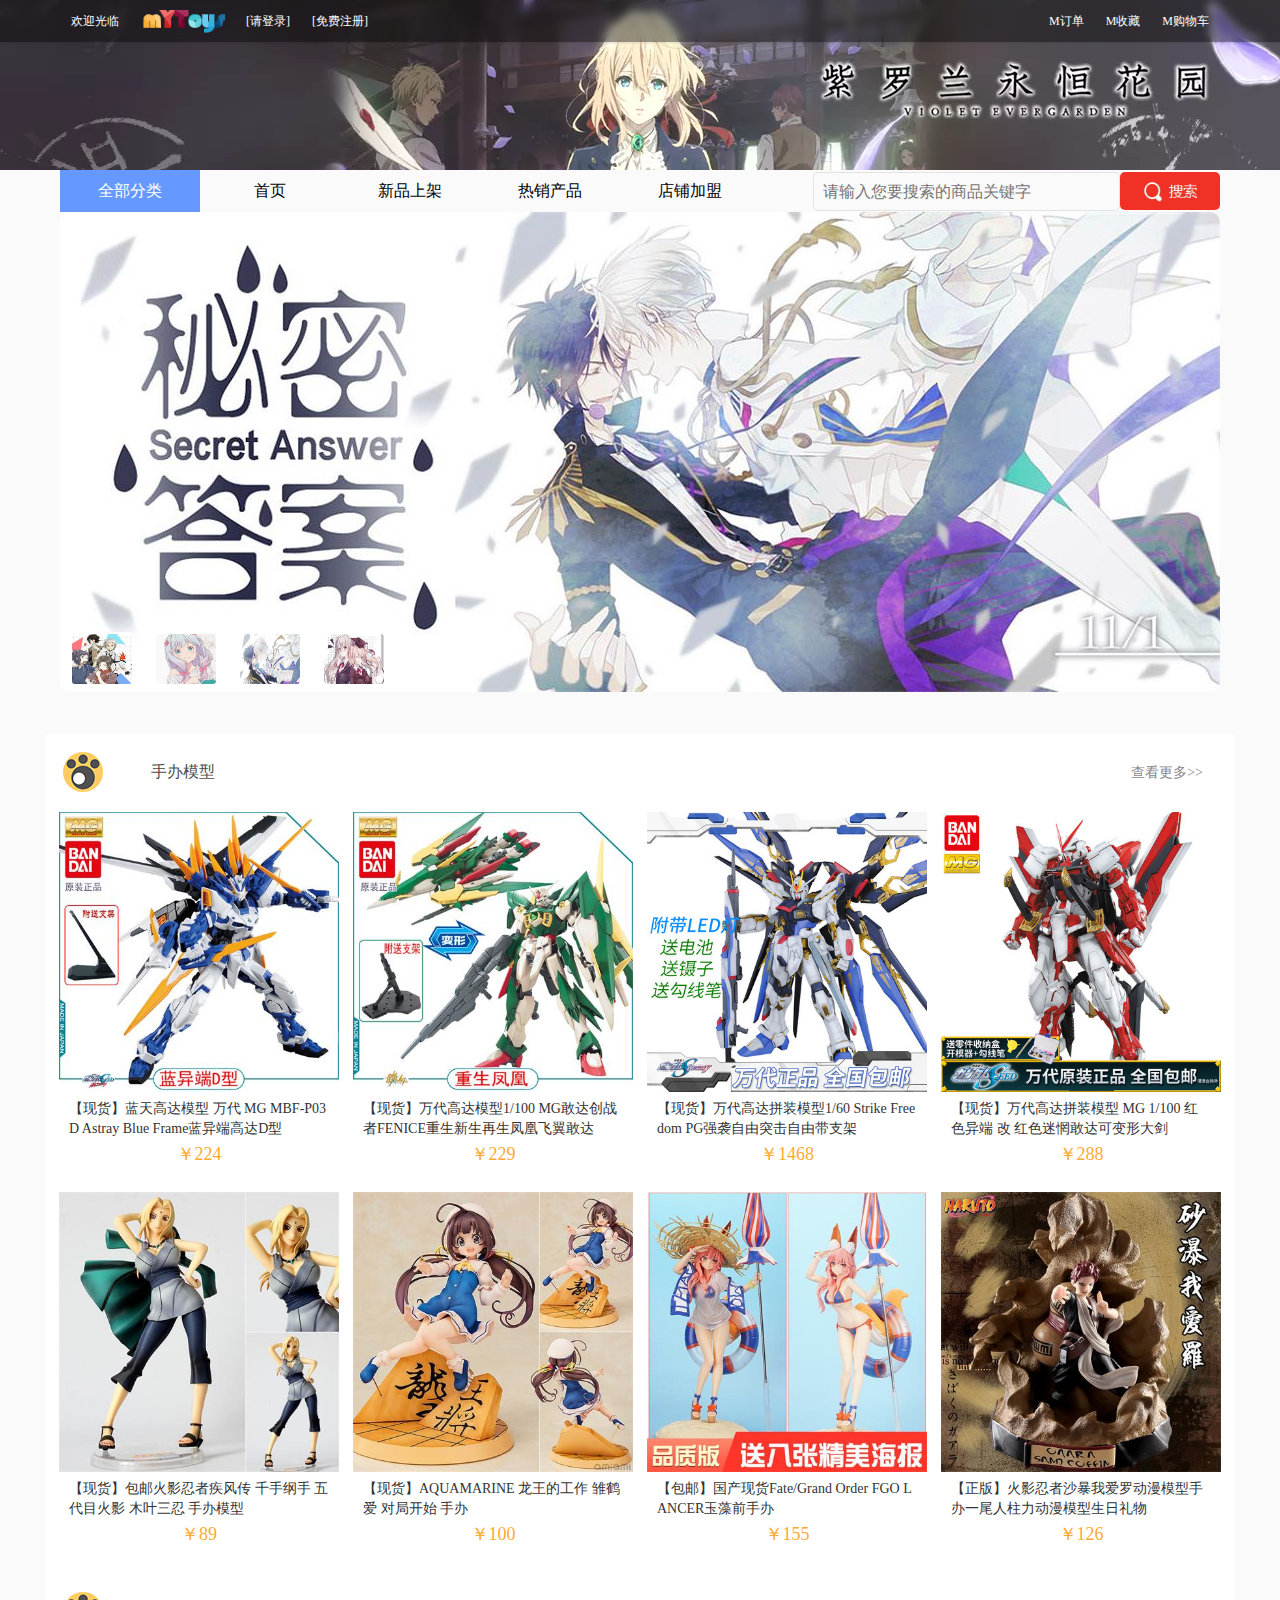
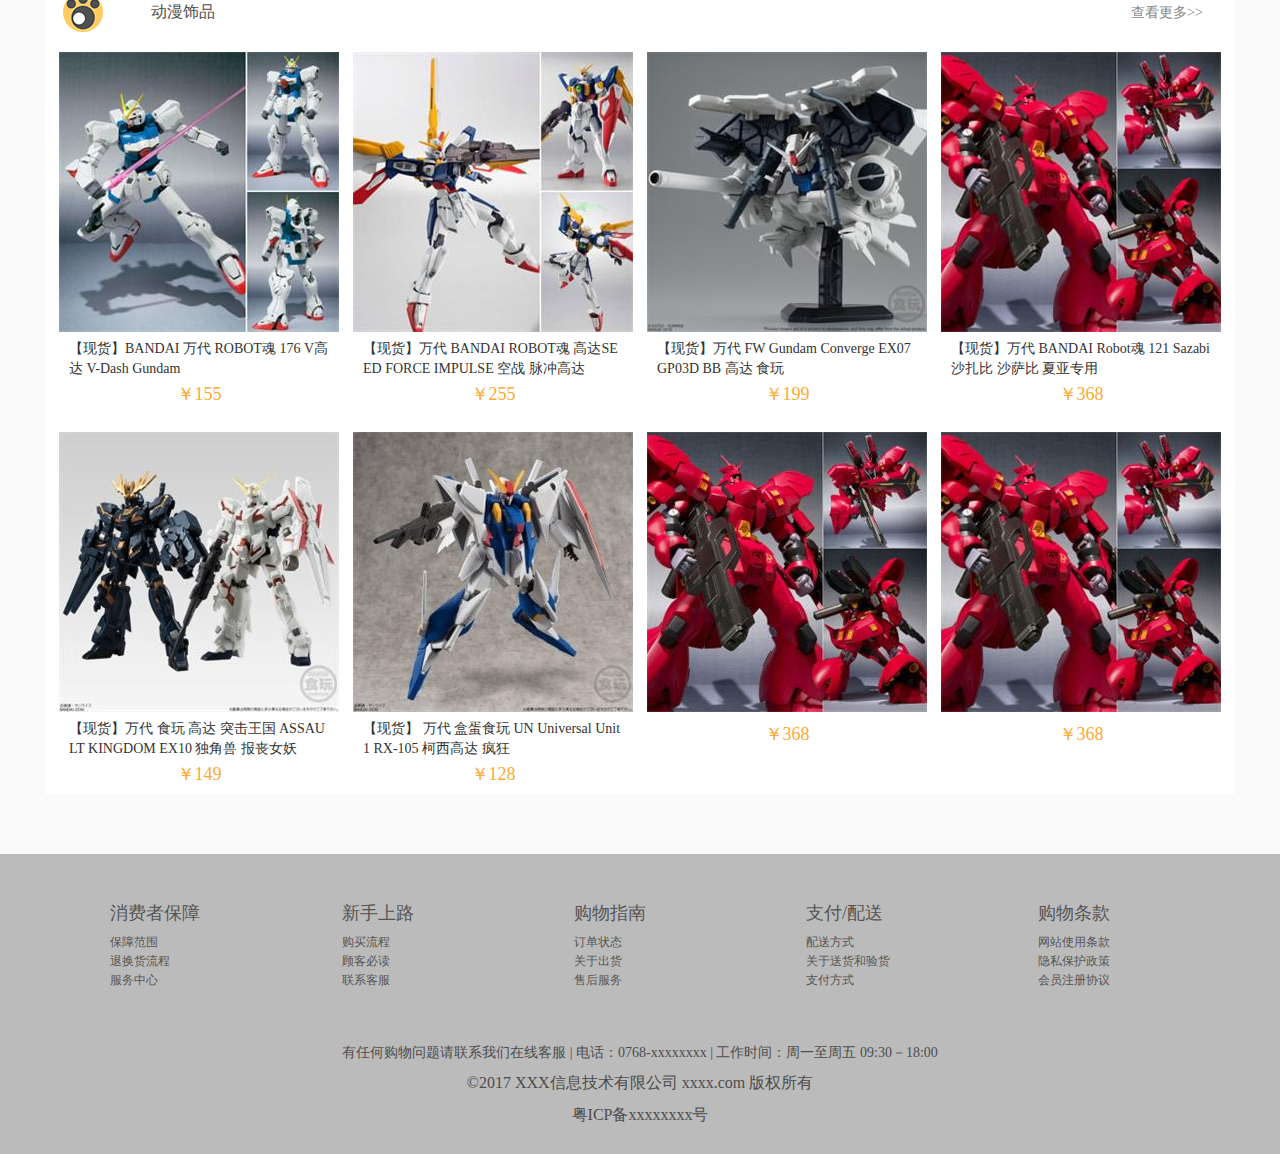
<file: index.html>
<!DOCTYPE html>
<html lang="en">
<head>
	<meta charset="UTF-8">
    <meta name="viewport" content="width=device-width, initial-scale=1.0, minimum-scale=0.5, maximum-scale=2.0, user-scalable=no" />
    <script src="jquery-1.11.1.js" type="text/javascript"></script>
	<script src="index.js" type="text/javascript"></script>
	<title>我的网站</title>
    <link rel="stylesheet" href="style.css">
</head>
<body>
<div class="widescreen">
	<!--头部-->
	<div class="header">
    	<!--导航栏-->
    	<div class="nav-menu">
        	<div class="nav-bg" style="background-image:url(imges/banner.png)"></div>
            <div class="nav-mask"></div>
            <!--导航栏菜单-->
            <div class="nav-wrapper">
            	<div class="nav-left fl">
                	<ul>
                    	<li class="nav-item ">
                        	<a class="t">欢迎光临</a>
                            <a href="index.html" ><img src="imges/logo.png" style="width:105px;"/></a>
                        </li>
                        <li class="nav-item login">
                        	<a href="member/login.html" class="t">[请登录]</a>
                        </li>
                        <li class="nav-item register">
                        	<a href="member/register.html" class="t">[免费注册]</a>
                        </li>
                    </ul>
                </div>
                <div class="nav-midden fr"></div>
                <div class="nav-right fr">
                	<ul class="fr">
                    	<li class="nav-item ">
                        	<a href="#" class="t">M订单</a>
                        </li>
                        <li class="nav-item">
                        	<a href="#" class="t">M收藏</a>
                        </li>
                        <li class="nav-item">
                        	<a href="#" class="t">M购物车</a>
                        </li>
                    </ul>
                </div>
            </div>
        </div>
        <!--banner-->
        <div class="banner"></div>
        <!--菜单栏-->
        <div class="wrapper">
        	<ul class="nav-menu">
            	<li class="nav-item all-category">
                	<a>全部分类</a>
                    <ul class="sub-nav">
                    	<li class="sub-nav-item">手办模型
                        	<div class="submenu">
                            	<div class="submenu-menu">
                                	<dl><a href="list/list.html">粘土人</a></dl>
                                    <dl><a href="list/list.html">高达模型</a></dl>
                                    <dl><a href="list/list.html">纸模</a></dl>
                                    <dl><a href="list/list.html">动漫公仔</a></dl>
                                    <dl><a href="list/list.html">景品摆件</a></dl>
                                </div>
                                <div class="submenu-img">
                                	<img src="imges/model.png">
                                </div>
                            </div>
                        </li>
                        <li class="sub-nav-item">动漫饰品
                        	<div class="submenu">
                            	<div class="submenu-menu">
                                    <dl><a href="list/list.html">胸针徽章</a></dl>
                                    <dl><a href="list/list.html">项链</a></dl>
                                    <dl><a href="list/list.html">钥匙扣</a></dl>
                                    <dl><a href="list/list.html">挂件</a></dl>
                                    <dl><a href="list/list.html">手链/手镯</a></dl>
                                </div>
                                <div class="submenu-img">
                                	<img src="imges/decorations.png">
                                </div>
                            </div>
                        </li>
                        <li class="sub-nav-item">文具箱包
                        	<div class="submenu">
                            	<div class="submenu-menu">
                                    <dl><a href="list/list.html">书签/贴纸</a></dl>
                                    <dl><a href="list/list.html">笔记本</a></dl>
                                    <dl><a href="list/list.html">笔袋/文具盒</a></dl>
                                    <dl><a href="list/list.html">明信片</a></dl>
                                    <dl><a href="list/list.html">钱包</a></dl>
                                    <dl><a href="list/list.html">背包/提袋</a></dl>
                                </div>
                                <div class="submenu-img">
                                	<img src="imges/stationery.png">
                                </div>
                            </div>
                        </li>
                        <li class="sub-nav-item">衣着装备
                        	<div class="submenu">
                            	<div class="submenu-menu">
                                    <dl><a href="list/list.html">上衣</a></dl>
                                    <dl><a href="list/list.html">下装</a></dl>
                                    <dl><a href="list/list.html">抱枕</a></dl>
                                    <dl><a href="list/list.html">手表</a></dl>
                                    <dl><a href="list/list.html">雨伞</a></dl>
                                    <dl><a href="list/list.html">鼠标垫</a></dl>
                                </div>
                                <div class="submenu-img">
                                	<img src="imges/clothes.png">
                                </div>
                            </div>
                        </li>
                        <li class="sub-nav-item">桌游，玩具
                        	<div class="submenu">
                            	<div class="submenu-menu">
                                    <dl><a href="list/list.html">桌游卡牌</a></dl>
                                    <dl><a href="list/list.html">扑克牌</a></dl>
                                    <dl><a href="list/list.html">盒蛋/扭蛋</a></dl>
                                    <dl><a href="list/list.html">人偶/摆件</a></dl>
                                </div>
                                <div class="submenu-img">
                                	<img src="imges/card.png">
                                </div>
                            </div>
                        </li>
                        <li class="sub-nav-item">游戏
                        	<div class="submenu">
                            	<div class="submenu-menu">
                                    <dl><a href="list/list.html">益智游戏</a></dl>
                                    <dl><a href="list/list.html">策略游戏</a></dl>
                                    <dl><a href="list/list.html">动作游戏</a></dl>
                                    <dl><a href="list/list.html">塔防游戏</a></dl>
                                    <dl><a href="list/list.html">卡牌游戏</a></dl>
                                </div>
                                <div class="submenu-img">
                                	<img src="imges/game.png">
                                </div>
                            </div>
                        </li>
                        <li class="sub-nav-item">漫画连载
                        	<div class="submenu">
                            	<div class="submenu-menu">
                                    <dl><a href="list/list.html">搞笑</a></dl>
                                    <dl><a href="list/list.html">魔幻</a></dl>
                                    <dl><a href="list/list.html">科技</a></dl>
                                    <dl><a href="list/list.html">战争</a></dl>
                                    <dl><a href="list/list.html">同人</a></dl>
                                </div>
                                <div class="submenu-img">
                                	<img src="imges/cartoon.png">
                                </div>
                            </div>
                        </li>
                    </ul>
                </li>
                <li class="nav-item category"><a href="index.html" class="c">首页</a></li>
                <li class="nav-item category"><a href="#" class="c">新品上架</a></li>
                <li class="nav-item category"><a href="#" class="c">热销产品</a></li>
                <li class="nav-item category"><a href="#" class="c">店铺加盟</a></li>
                <div>
                    <form method="get" action="">
                        <div><input class="submit formr" type="submit" value=""></div>
                        <div><input class="text formr" type="text" name="select" placeholder=" 请输入您要搜索的商品关键字" style="color: rgb(153, 153, 153);" autocomplete="off"></div>
                    </form>
                </div>
            </ul>
        </div>
    </div>
    <!--内容区-->
    <div class="page-body">
    	<!--轮播区-->
    	<div class="container-top-wrapper layout">
        	<div class="banner-slide">
            	<div class="slide_tit hide" banner-index="0" style="background-image:url(imges/15454654.jpg)"></div>
                <div class="slide_tit hide" banner-index="1" style="background-image:url(imges/01119354.jpg)"></div>
                <div class="slide_tit " banner-index="2" style="background-image:url(imges/0184446546.jpg)"></div>
                <div class="slide_tit hide" banner-index="3" style="background-image:url(imges/15464616461.jpg)"></div>
            </div>
            <div class="banner-index">
            	<ul>
                	<li class="banner-li narrow" banner-li-index="0" style="background-image:url(imges/15454654-s.jpg)"></li>
                    <li class="banner-li narrow" banner-li-index="1" style="background-image:url(imges/01119354-s.jpg)"></li>
                    <li class="banner-li narrow" banner-li-index="2" style="background-image:url(imges/0184446546-s.jpg)"></li>
                    <li class="banner-li narrow" banner-li-index="3" style="background-image:url(imges/15464616461-s.jpg)"></li>
                </ul>
            </div>
        </div>
        <!--详情区-->
        <div class="container-row layout">
        	<!--手办模型-->
            <div class="model">
            	<div class="container-title ">
                	<div class="md-scope"><img src="imges/1484213567604-175790.png"></div>
                    <div class="md-scope md-dd"><dd>手办模型</dd></div>
                    <div class="md-scope md-a"><a href="#">查看更多>></a></div>
                </div>
                <div class="model-goods">
                	<div class="goods">
                    	<a href="product/GunPla2b_!!gp0101.html">
                        	<div class="goods-pic"><img src="imges/models/gunpla/GunPla2b_!!gp0101.jpg"></div>
                            <div class="goods-title"><span>【现货】蓝天高达模型 万代 MG MBF-P03D Astray Blue Frame蓝异端高达D型</span></div>
                            <div class="goods-price">￥224</div>
                        </a>
                    </div>
                    <div class="goods">
                    	<a href="product/GunPla2b_!!gp0201.html">
                        	<div class="goods-pic"><img src="imges/models/gunpla/GunPla2b_!!gp0201.jpg"></div>
                            <div class="goods-title"><span>【现货】万代高达模型1/100 MG敢达创战者FENICE重生新生再生凤凰飞翼敢达 </span></div>
                            <div class="goods-price">￥229</div>
                        </a>
                    </div>
                    <div class="goods">
                    	<a href="product/GunPla2b_!!gp0301.html">
                        	<div class="goods-pic"><img src="imges/models/gunpla/GunPla2b_!!gp0301.jpg"></div>
                            <div class="goods-title"><span>【现货】万代高达拼装模型1/60 Strike Freedom PG强袭自由突击自由带支架</span></div>
                            <div class="goods-price">￥1468</div>
                        </a>
                    </div>
                    <div class="goods">
                    	<a href="product/GunPla2b_!!gp0401.html">
                        	<div class="goods-pic"><img src="imges/models/gunpla/GunPla2b_!!gp0401.jpg"></div>
                            <div class="goods-title"><span>【现货】万代高达拼装模型 MG 1/100 红色异端 改 红色迷惘敢达可变形大剑</span></div>
                            <div class="goods-price">￥288</div>
                        </a>
                    </div>
                    <div class="goods">
                    	<a href="product/ClayMan1b_!!cm0101.html">
                        	<div class="goods-pic"><img src="imges/models/clay-man/ClayMan1b_!!cm0101.jpg"></div>
                            <div class="goods-title"><span>【现货】包邮火影忍者疾风传 千手纲手 五代目火影 木叶三忍 手办模型</span></div>
                            <div class="goods-price">￥89</div>
                        </a>
                    </div>
                    <div class="goods">
                    	<a href="product/ClayMan1b_!!cm0201.html">
                        	<div class="goods-pic"><img src="imges/models/clay-man/ClayMan1b_!!cm0201.jpg"></div>
                            <div class="goods-title"><span>【现货】AQUAMARINE 龙王的工作 雏鹤爱 对局开始 手办</span></div>
                            <div class="goods-price">￥100</div>
                        </a>
                    </div>
                    <div class="goods">
                    	<a href="product/ClayMan1b_!!cm0301.html">
                        	<div class="goods-pic"><img src="imges/models/clay-man/ClayMan1b_!!cm0301.jpg"></div>
                            <div class="goods-title"><span> 【包邮】国产现货Fate/Grand Order FGO LANCER玉藻前手办</span></div>
                            <div class="goods-price">￥155</div>
                        </a>
                    </div>
                    <div class="goods">
                    	<a href="product/ClayMan1b_!!cm0401.html">
                        	<div class="goods-pic"><img src="imges/models/clay-man/ClayMan1b_!!cm0401.jpg"></div>
                            <div class="goods-title"><span> 【正版】火影忍者沙暴我爱罗动漫模型手办一尾人柱力动漫模型生日礼物</span></div>
                            <div class="goods-price">￥126</div>
                        </a>
                    </div>
                </div>
            </div>
            <!--动漫饰品-->
            <div class="ornament">
            	<div class="container-title ">
                	<div class="md-scope"><img src="imges/1484213567604-175790.png"></div>
                    <div class="md-scope md-dd"><dd>动漫饰品</dd></div>
                    <div class="md-scope md-a"><a href="#">查看更多>></a></div>
                </div>
                <div class="model-goods">
                	<div class="goods">
                    	<a href="product/detail.html">
                        	<div class="goods-pic"><img src="imges/1487665937152.jpg"></div>
                            <div class="goods-title"><span>【现货】BANDAI  万代 ROBOT魂 176 V高达 V-Dash Gundam </span></div>
                            <div class="goods-price">￥155</div>
                        </a>
                    </div>
                    <div class="goods">
                    	<a href="product/detail.html">
                        	<div class="goods-pic"><img src="imges/1487732313238.jpg"></div>
                            <div class="goods-title"><span>【现货】万代 BANDAI ROBOT魂 高达SEED FORCE IMPULSE 空战 脉冲高达 </span></div>
                            <div class="goods-price">￥255</div>
                        </a>
                    </div>
                    <div class="goods">
                    	<a href="product/detail.html">
                        	<div class="goods-pic"><img src="imges/1487747553810.jpg"></div>
                            <div class="goods-title"><span>【现货】万代 FW Gundam Converge EX07 GP03D BB 高达 食玩</span></div>
                            <div class="goods-price">￥199</div>
                        </a>
                    </div>
                    <div class="goods">
                    	<a href="product/detail.html#">
                        	<div class="goods-pic"><img src="imges/1487666055375.jpg"></div>
                            <div class="goods-title"><span>【现货】万代 BANDAI  Robot魂 121 Sazabi 沙扎比 沙萨比 夏亚专用 </span></div>
                            <div class="goods-price">￥368</div>
                        </a>
                    </div>
                    <div class="goods">
                    	<a href="product/detail.html">
                        	<div class="goods-pic"><img src="imges/1487746927973.jpg"></div>
                            <div class="goods-title"><span>【现货】万代 食玩 高达 突击王国 ASSAULT KINGDOM EX10 独角兽 报丧女妖 </span></div>
                            <div class="goods-price">￥149</div>
                        </a>
                    </div>
                    <div class="goods">
                    	<a href="product/detail.html">
                        	<div class="goods-pic"><img src="imges/1487750530873.jpg"></div>
                            <div class="goods-title"><span>【现货】 万代 盒蛋食玩 UN Universal Unit 1 RX-105 柯西高达 疯狂</span></div>
                            <div class="goods-price">￥128</div>
                        </a>
                    </div>
                    <div class="goods">
                    	<a href="product/detail.html">
                        	<div class="goods-pic"><img src="imges/1487666055375.jpg"></div>
                            <div class="goods-title"><span> </span></div>
                            <div class="goods-price">￥368</div>
                        </a>
                    </div>
                    <div class="goods">
                    	<a href="product/detail.html">
                        	<div class="goods-pic"><img src="imges/1487666055375.jpg"></div>
                            <div class="goods-title"><span> </span></div>
                            <div class="goods-price">￥368</div>
                        </a>
                    </div>
                </div>
            </div>
            <!--文具箱包-->
            <div></div>
            <!--桌游玩具-->
            <div></div>
            <!--衣着装备-->
            <div></div>
            <!--游戏-->
            <div></div>
            <!--漫画连载-->
            <div></div>
        </div>
    </div>
    <!--页尾-->
    <div class="footer">
   		<div class="footer-wrapper">
        <div style="height:135px">
            <div class='info-block'>
                <strong>消费者保障</strong>
                <div class="info-text">
                    <div><a href="#">保障范围</a></div>
                    <div><a href="#">退换货流程</a></div>
                    <div><a href="#">服务中心</a></div>
                </div>
            </div> 
            <div class='info-block'>
                <strong>新手上路</strong>
                <div class="info-text">
                    <div><a href="#">购买流程</a></div>
                    <div><a href="#">顾客必读</a></div>
                    <div><a href="#">联系客服</a></div>
                </div>
            </div> 
            <div class='info-block'>
                <strong>购物指南</strong>
                <div class="info-text">
                    <div><a href="#">订单状态</a></div>
                    <div><a href="#">关于出货</a></div>
                    <div><a href="#">售后服务</a></div>
                </div>
            </div> 
            <div class='info-block'>
                <strong>支付/配送</strong>
                <div class="info-text">
                    <div><a href="#">配送方式</a></div>
                    <div><a href="#">关于送货和验货</a></div>
                    <div><a href="#">支付方式</a></div>
                </div>
            </div> 
            <div class='info-block'>
                <strong>购物条款</strong>
                <div class="info-text">
                    <div><a href="#">网站使用条款</a></div>
                    <div><a href="#">隐私保护政策</a></div>
                    <div><a href="#">会员注册协议</a></div>
                </div>
            </div> 
        </div>
        </div>
        <div class="footer2 ">
        	有任何购物问题请联系我们在线客服 | 电话：0768-xxxxxxxx | 工作时间：周一至周五 09:30－18:00 
			<p>©2017 XXX信息技术有限公司 xxxx.com 版权所有</p>
            <div style="text-align: center;">粤ICP备xxxxxxxx号</div>
        </div> 
    </div>
</div>
</body>
</html>
</file>
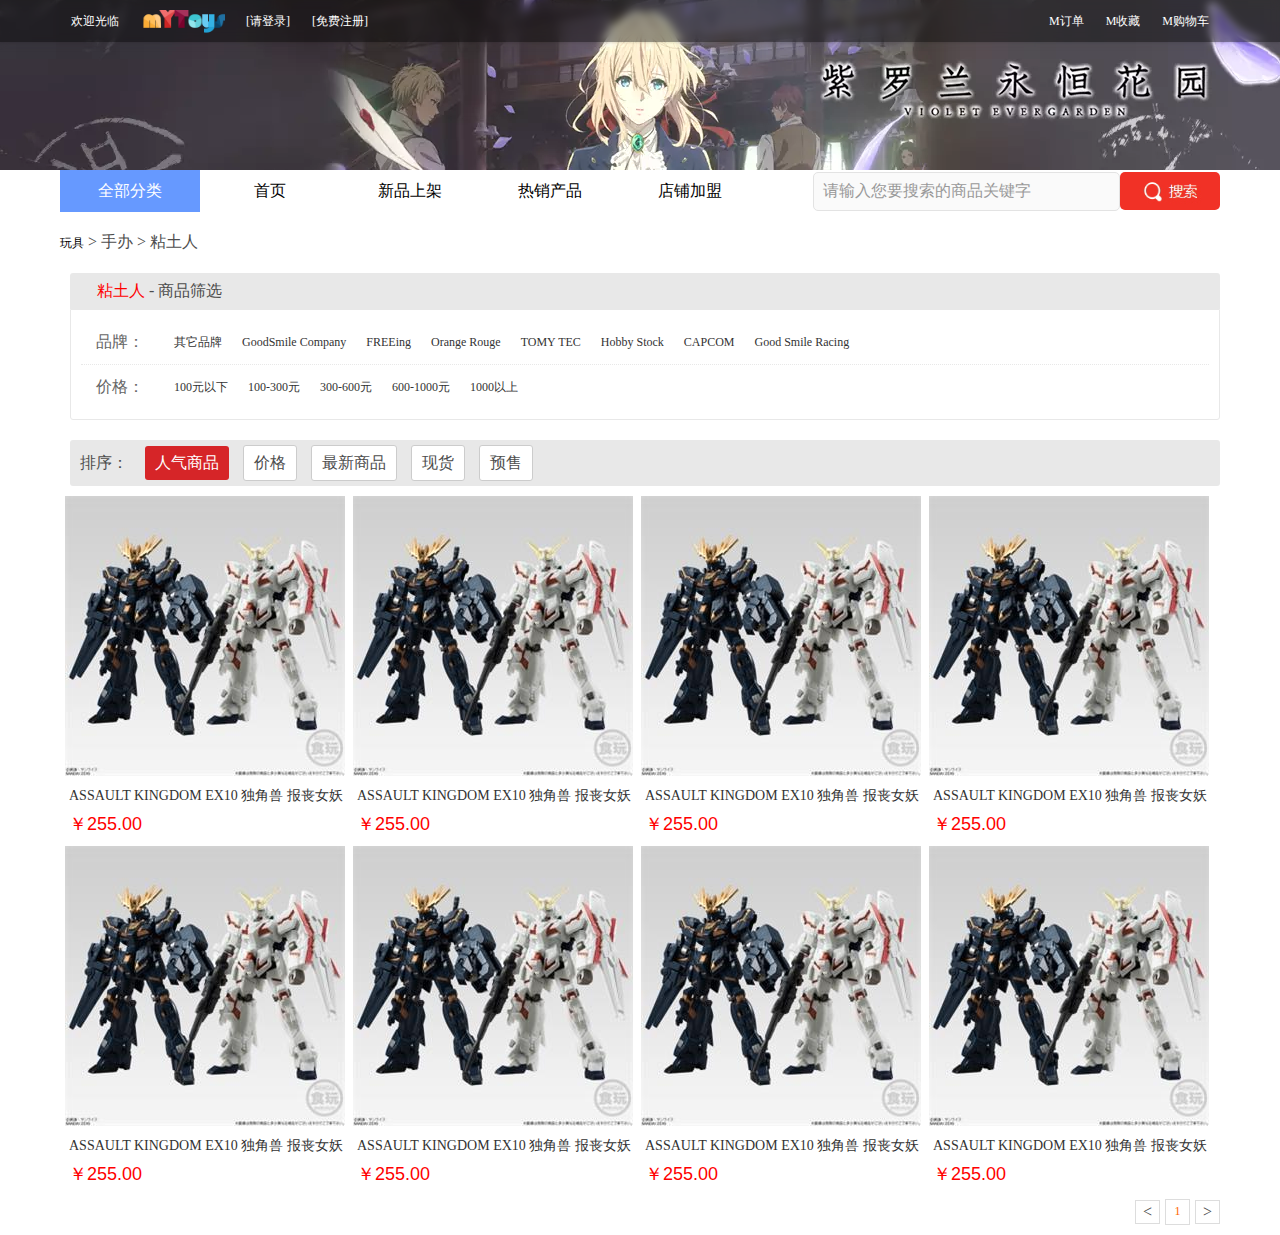
<file: list/list.html>
<!DOCTYPE html PUBLIC "-//W3C//DTD XHTML 1.0 Transitional//EN" "http://www.w3.org/TR/xhtml1/DTD/xhtml1-transitional.dtd">
<html xmlns="http://www.w3.org/1999/xhtml">
<head>
<meta http-equiv="Content-Type" content="text/html; charset=utf-8" />
<meta name="viewport” content=”width=device-width, initial-scale=1.0, minimum-scale=0.5, maximum-scale=2.0, user-scalable=no" />
<title>商品分类</title>
<script src="../jquery.min.js" type="text/javascript"></script>
<script src="../index.js" type="text/javascript"></script>
<title>商品详情</title>
<link rel="stylesheet" href="list.css">
<link rel="stylesheet" href="../style.css">
</head>
<script type="text/javascript">
	$(document).ready(function(){
		//console.log($('.sortbar-left a'));
		$('.sortbar-left a').on('mouseover',function(){
			$('.sortbar-left a').eq($(this).index())
			.addClass('on').siblings().removeClass('on');
		});
	});
</script>
<body>
<div>
    	<!--头部-->
	<div class="header">
    	<!--导航栏-->
    	<div class="nav-menu">
        	<div class="nav-bg" style="background-image:url(../imges/banner.png)"></div>
            <div class="nav-mask"></div>
            <!--导航栏菜单-->
            <div class="nav-wrapper">
            	<div class="nav-left fl">
                	<ul>
                    	<li class="nav-item ">
                        	<a class="t">欢迎光临</a>
                            <a href="../index.html" ><img src="../imges/logo.png" style="width:105px;"/></a>
                        </li>
                        <li class="nav-item login">
                        	<a href="../member/login.html" class="t">[请登录]</a>
                        </li>
                        <li class="nav-item register">
                        	<a href="../member/register.html" class="t">[免费注册]</a>
                        </li>
                    </ul>
                </div>
                <div class="nav-midden fr"></div>
                <div class="nav-right fr">
                	<ul class="fr">
                    	<li class="nav-item ">
                        	<a href="#" class="t">M订单</a>
                        </li>
                        <li class="nav-item">
                        	<a href="#" class="t">M收藏</a>
                        </li>
                        <li class="nav-item">
                        	<a href="#" class="t">M购物车</a>
                        </li>
                    </ul>
                </div>
            </div>
        </div>
        <!--banner-->
        <div class="banner"></div>
        <!--菜单栏-->
        <div class="wrapper">
        	<ul class="nav-menu">
            	<li class="nav-item all-category">
                	<a>全部分类</a>
                    <ul class="sub-nav">
                    	<li class="sub-nav-item">手办模型
                        	<div class="submenu">
                            	<div class="submenu-menu">
                                	<dl><a href="#">粘土人</a></dl>
                                    <dl><a href="#">高达模型</a></dl>
                                    <dl><a href="#">纸模</a></dl>
                                    <dl><a href="#">动漫公仔</a></dl>
                                    <dl><a href="#">景品摆件</a></dl>
                                </div>
                                <div class="submenu-img">
                                	<img src="../imges/model.png">
                                </div>
                            </div>
                        </li>
                        <li class="sub-nav-item">动漫饰品
                        	<div class="submenu">
                            	<div class="submenu-menu">
                                    <dl><a href="#">胸针徽章</a></dl>
                                    <dl><a href="#">项链</a></dl>
                                    <dl><a href="#">钥匙扣</a></dl>
                                    <dl><a href="#">挂件</a></dl>
                                    <dl><a href="#">手链/手镯</a></dl>
                                </div>
                                <div class="submenu-img">
                                	<img src="../imges/decorations.png">
                                </div>
                            </div>
                        </li>
                        <li class="sub-nav-item">文具箱包
                        	<div class="submenu">
                            	<div class="submenu-menu">
                                    <dl><a href="#">书签/贴纸</a></dl>
                                    <dl><a href="#">笔记本</a></dl>
                                    <dl><a href="#">笔袋/文具盒</a></dl>
                                    <dl><a href="#">明信片</a></dl>
                                    <dl><a href="#">钱包</a></dl>
                                    <dl><a href="#">背包/提袋</a></dl>
                                </div>
                                <div class="submenu-img">
                                	<img src="../imges/stationery.png">
                                </div>
                            </div>
                        </li>
                        <li class="sub-nav-item">衣着装备
                        	<div class="submenu">
                            	<div class="submenu-menu">
                                    <dl><a href="#">上衣</a></dl>
                                    <dl><a href="#">下装</a></dl>
                                    <dl><a href="#">抱枕</a></dl>
                                    <dl><a href="#">手表</a></dl>
                                    <dl><a href="#">雨伞</a></dl>
                                    <dl><a href="#">鼠标垫</a></dl>
                                </div>
                                <div class="submenu-img">
                                	<img src="../imges/clothes.png">
                                </div>
                            </div>
                        </li>
                        <li class="sub-nav-item">桌游，玩具
                        	<div class="submenu">
                            	<div class="submenu-menu">
                                    <dl><a href="#">桌游卡牌</a></dl>
                                    <dl><a href="#">扑克牌</a></dl>
                                    <dl><a href="#">盒蛋/扭蛋</a></dl>
                                    <dl><a href="#">人偶/摆件</a></dl>
                                </div>
                                <div class="submenu-img">
                                	<img src="../imges/card.png">
                                </div>
                            </div>
                        </li>
                        <li class="sub-nav-item">游戏
                        	<div class="submenu">
                            	<div class="submenu-menu">
                                    <dl><a href="#">益智游戏</a></dl>
                                    <dl><a href="#">策略游戏</a></dl>
                                    <dl><a href="#">动作游戏</a></dl>
                                    <dl><a href="#">塔防游戏</a></dl>
                                    <dl><a href="#">卡牌游戏</a></dl>
                                </div>
                                <div class="submenu-img">
                                	<img src="../imges/game.png">
                                </div>
                            </div>
                        </li>
                        <li class="sub-nav-item">漫画连载
                        	<div class="submenu">
                            	<div class="submenu-menu">
                                    <dl><a href="#">搞笑</a></dl>
                                    <dl><a href="#">魔幻</a></dl>
                                    <dl><a href="#">科技</a></dl>
                                    <dl><a href="#">战争</a></dl>
                                    <dl><a href="#">同人</a></dl>
                                </div>
                                <div class="submenu-img">
                                	<img src="../imges/cartoon.png">
                                </div>
                            </div>
                        </li>
                    </ul>
                </li>
                <li class="nav-item category"><a href="../index.html" class="c">首页</a></li>
                <li class="nav-item category"><a href="#" class="c">新品上架</a></li>
                <li class="nav-item category"><a href="#" class="c">热销产品</a></li>
                <li class="nav-item category"><a href="#" class="c">店铺加盟</a></li>
                <div>
                    <form method="get" action="">
                        <div><input class="submit formr" type="submit" value=""></div>
                        <div><input class="text formr" type="text" name="select" value=" 请输入您要搜索的商品关键字" style="color: rgb(153, 153, 153);" autocomplete="off"></div>
                    </form>
                </div>
            </ul>
        </div>
        <!--展示商品分类-->
        <div class="main-list">
        	<div class="wrap-list">
            	<div class="nav-list list-botton">
                	<a href="#">玩具</a>
                    <span>&gt;</span>  <span>手办</span>
                    <span>&gt;</span>  <span>粘土人</span>
                </div>
            	<div class="box-list list-botton">
                	<!--筛选条件-->
                    <div class="filter">
                        <div class="filter-title">
                            <span class="highlight">粘土人</span> - 商品筛选
                        </div>
                        <div class="filter-list ">
                            <div class="filter-attr ">
                                <!--品牌-->
                                <div class="filter-attr-title">品牌：</div>
                                <div class="filter-attr-list">
                                    <a href=""> 其它品牌  <i class="icon icon-close"></i></a>
                                    <a href=""> GoodSmile Company  <i class="icon icon-close"></i></a>
                                    <a href=""> FREEing  <i class="icon icon-close"></i></a>
                                    <a href=""> Orange Rouge  <i class="icon icon-close"></i></a>
                                    <a href=""> TOMY TEC  <i class="icon icon-close"></i></a>
                                    <a href=""> Hobby Stock  <i class="icon icon-close"></i></a>
                                    <a href=""> CAPCOM  <i class="icon icon-close"></i></a>
                                    <a href=""> Good Smile Racing  <i class="icon icon-close"></i></a>
                                 </div>
                                 <div style="clear:both;"></div>
                            </div>
                            <div class="filter-attr">
                                <!--价格-->
                                <div class="filter-attr-title">价格：</div>
                                <div class="filter-attr-list " >
                                    <a href=""> 100元以下  <i class="icon icon-close"></i></a>
                                    <a href=""> 100-300元  <i class="icon icon-close"></i></a>
                                    <a href=""> 300-600元  <i class="icon icon-close"></i></a>
                                    <a href=""> 600-1000元  <i class="icon icon-close"></i></a>
                                    <a href=""> 1000以上  <i class="icon icon-close"></i></a>
                                 </div>
                                 <div style="clear:both;"></div>
                            </div>
                        </div>
                    </div>
                    <!--排序-->
                    <div class="sortbar">
                    	<div class="sortbar-left">
                            排序：&nbsp;&nbsp;
                            <a href="" class="btn on"><span>人气商品</span></a>
                            <a href="" class="btn"><span>价格</span></a>
                            <a href="" class="btn"><span>最新商品</span></a>
                            <a href="" class="btn"><span>现货</span></a>
                            <a href="" class="btn"><span>预售</span></a>
                       </div>
                       <div style="clear:both;"></div>
                    </div>
                    <!--显示搜索商品-->
                    <div>
                    	<ul class="itemslist">
                    		<li>
                            	<div class="item">
                                	<div class="pic">
                                    	<a href="#"><img height="280" src="../imges/1487746927973.jpg"/></a>
                                    </div>
                                    <div class="caption">
                                    	<a class="name" href="#">ASSAULT KINGDOM EX10 独角兽 报丧女妖</a>
                                        <div class="price">￥255.00</div>
                                    </div>
                                </div>
                            </li>
                            <li>
                            	<div class="item">
                                	<div class="pic">
                                    	<a href="#"><img height="280" src="../imges/1487746927973.jpg"/></a>
                                    </div>
                                    <div class="caption">
                                    	<a class="name" href="#">ASSAULT KINGDOM EX10 独角兽 报丧女妖</a>
                                        <div class="price">￥255.00</div>
                                    </div>
                                </div>
                            </li>
                            <li>
                            	<div class="item">
                                	<div class="pic">
                                    	<a href="#"><img height="280" src="../imges/1487746927973.jpg"/></a>
                                    </div>
                                    <div class="caption">
                                    	<a class="name" href="#">ASSAULT KINGDOM EX10 独角兽 报丧女妖</a>
                                        <div class="price">￥255.00</div>
                                    </div>
                                </div>
                            </li>
                            <li>
                            	<div class="item">
                                	<div class="pic">
                                    	<a href="#"><img height="280" src="../imges/1487746927973.jpg"/></a>
                                    </div>
                                    <div class="caption">
                                    	<a class="name" href="#">ASSAULT KINGDOM EX10 独角兽 报丧女妖</a>
                                        <div class="price">￥255.00</div>
                                    </div>
                                </div>
                            </li>
                            <li>
                            	<div class="item">
                                	<div class="pic">
                                    	<a href="#"><img height="280" src="../imges/1487746927973.jpg"/></a>
                                    </div>
                                    <div class="caption">
                                    	<a class="name" href="#">ASSAULT KINGDOM EX10 独角兽 报丧女妖</a>
                                        <div class="price">￥255.00</div>
                                    </div>
                                </div>
                            </li>
                            <li>
                            	<div class="item">
                                	<div class="pic">
                                    	<a href="#"><img height="280" src="../imges/1487746927973.jpg"/></a>
                                    </div>
                                    <div class="caption">
                                    	<a class="name" href="#">ASSAULT KINGDOM EX10 独角兽 报丧女妖</a>
                                        <div class="price">￥255.00</div>
                                    </div>
                                </div>
                            </li>
                            <li>
                            	<div class="item">
                                	<div class="pic">
                                    	<a href="#"><img height="280" src="../imges/1487746927973.jpg"/></a>
                                    </div>
                                    <div class="caption">
                                    	<a class="name" href="#">ASSAULT KINGDOM EX10 独角兽 报丧女妖</a>
                                        <div class="price">￥255.00</div>
                                    </div>
                                </div>
                            </li>
                            <li>
                            	<div class="item">
                                	<div class="pic">
                                    	<a href="#"><img height="280" src="../imges/1487746927973.jpg"/></a>
                                    </div>
                                    <div class="caption">
                                    	<a class="name" href="#">ASSAULT KINGDOM EX10 独角兽 报丧女妖</a>
                                        <div class="price">￥255.00</div>
                                    </div>
                                </div>
                            </li>
                    	</ul>
                    </div>
                    <div class="pager">
                    	<span class="flip prev">
                        	<i class=""><</i>
                        </span>
                        <a href="" class="flip">1</a>
                        <a class="flip next">
                        	<i class="">></i>
                        </a>
                    </div>
                </div>
            </div>
        </div>
    </div>
</head>

<body>
</body>
</html>
</file>
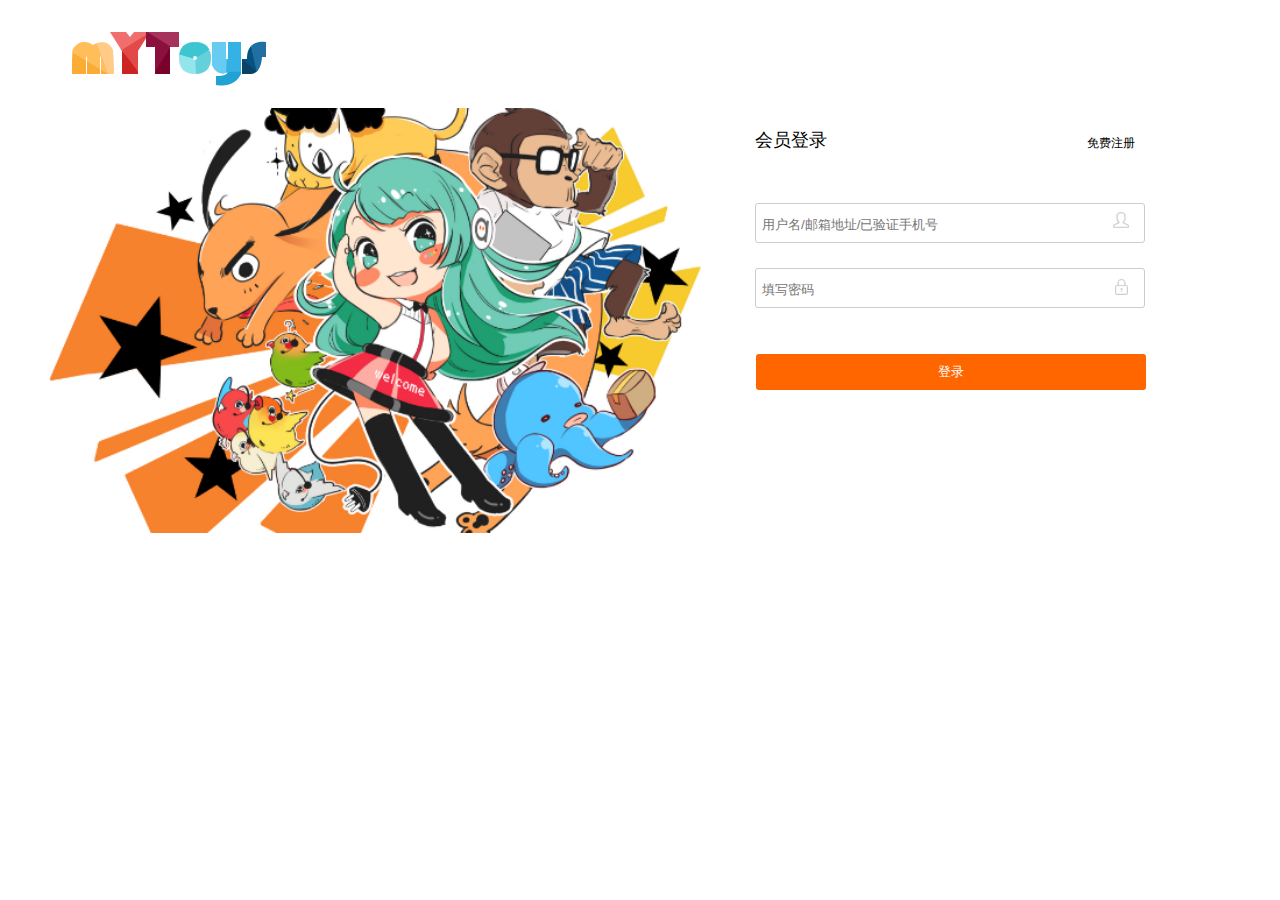
<file: member/login.html>
<!DOCTYPE html PUBLIC "-//W3C//DTD XHTML 1.0 Transitional//EN" "http://www.w3.org/TR/xhtml1/DTD/xhtml1-transitional.dtd">
<html xmlns="http://www.w3.org/1999/xhtml">
<head>
<meta http-equiv="Content-Type" content="text/html; charset=utf-8" />
<link rel="stylesheet" href="login.css">
<title>登录界面</title>
</head>

<body class="login-panel">
    <div id="header" class="header">
    	<div class="wrap-lg">
        	<div class="logo">
            	<a href="../index.html">
                	<img src="../imges/logo.png">
                </a>
            </div>
        </div>
    </div>
    <div class="wrap-lg">
    	<div class="col col-lg-9">
        	<div class="main" 
            	style=" background:url(../imges/pic1.png);
  						background-size: cover;background-position: center;height: 365px;">
            </div>
        </div>
        <div class="col col-lg-6 login">
        	<form action="" method="get" class="form-vertical">
            	<div class="login-header">
                	<div class="header-keyname">会员登录</div>
                    <div class="go-register">
                        <a class="link-color" href="#">免费注册</a>
                    </div>
                </div>
                <div class="error hide"></div>
                <div class="form-control">
                	<ul>
                    	<li class="form-row">
                        	<span>
                            	<input tupe="text" class="input-block" name="account" placeholder="用户名/邮箱地址/已验证手机号"/>
                            	<i class="icon-user input-figure"></i>
                            </span>
                        </li>
                        <li class="form-row">
                        	<span>
                            	<input tupe="password" class="input-block" name="password" placeholder="填写密码"/>
                            	<i class="icon-lock input-figure"></i>
                            </span>
                        </li>
                        <li class="form-row">
                        	<span style="padding:0;height:36px;width:390px;margin-top:20px;border-color:transparent;">
                            	<button type="submit" class="btn btn-block btn-import">
                                	<span style="color:#FFF;">登录</span>
                                </button>
                            </span>
                        </li>
                    </ul>
                </div>
            </form>
        </div>
    </div>
    <div id="footer" class="footer"></div>
</body>
</html>
</file>
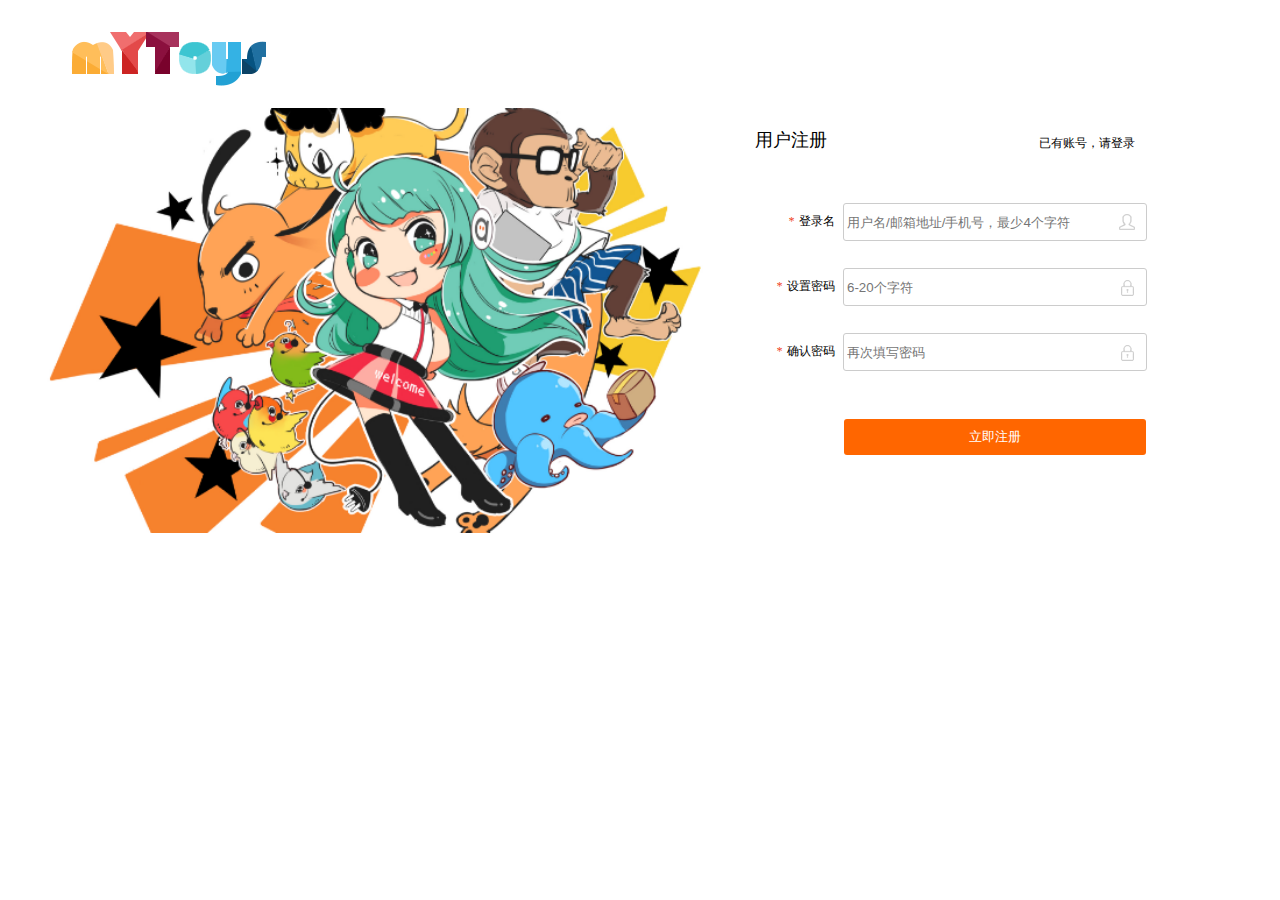
<file: member/register.html>
<!DOCTYPE html PUBLIC "-//W3C//DTD XHTML 1.0 Transitional//EN" "http://www.w3.org/TR/xhtml1/DTD/xhtml1-transitional.dtd">
<html xmlns="http://www.w3.org/1999/xhtml">
<head>
<meta http-equiv="Content-Type" content="text/html; charset=utf-8" />
<link rel="stylesheet" href="register.css">
<title>注册界面</title>
</head>

<body class="login-panel">
    <div id="header" class="header">
    	<div class="wrap-lg">
        	<div class="logo">
            	<a href="../index.html">
                	<img src="../imges/logo.png">
                </a>
            </div>
        </div>
    </div>
    <div class="wrap-lg">
    	<div class="col col-lg-9">
        	<div class="main" 
            	style=" background:url(../imges/pic1.png);
  						background-size: cover;background-position: center;height: 365px;">
            </div>
        </div>
        <div class="col col-lg-6 login">
        	<form action="" method="get" class="form-vertical">
            	<div class="login-header">
                	<div class="header-keyname">用户注册</div>
                    <div class="go-register">
                        <a class="link-color" href="login.html">已有账号，请登录</a>
                    </div>
                </div>
                <div class="error hide"></div>
                <div class="form-control">
                	<ul>
                    	<li class="form-row">
                        	<label class="form-label"><em>*</em>登录名</label>
                        	<span>
                            	<input type="text" class="input-block" name="user" placeholder="用户名/邮箱地址/手机号，最少4个字符"/>
                            	<i class="icon-user input-figure"></i>
                            </span>
                        </li>
                        <li class="form-row">
                        	<label class="form-label"><em>*</em>设置密码</label>
                        	<span>
                            	<input type="password" class="input-block" name="pwd-confirm" placeholder="6-20个字符"/>
                            	<i class="icon-lock input-figure"></i>
                            </span>
                        </li>
                        <li class="form-row">
                        	<label class="form-label"><em>*</em>确认密码</label>
                        	<span>
                            	<input type="password" class="input-block" name="pwd" placeholder="再次填写密码"/>
                            	<i class="icon-lock input-figure"></i>
                            </span>
                        </li>
                        <li class="form-row">
                        	<span style="padding:0;height:36px;width:302px;margin-top:20px;margin-left:88px;border-color:transparent;">
                            	<button type="submit" class="btn btn-block btn-import">
                                	<span style="color:#FFF;">立即注册</span>
                                </button>
                            </span>
                        </li>
                    </ul>
                </div>
            </form>
        </div>
    </div>
    <div id="footer" class="footer"></div>
</body>
</html>
</file>
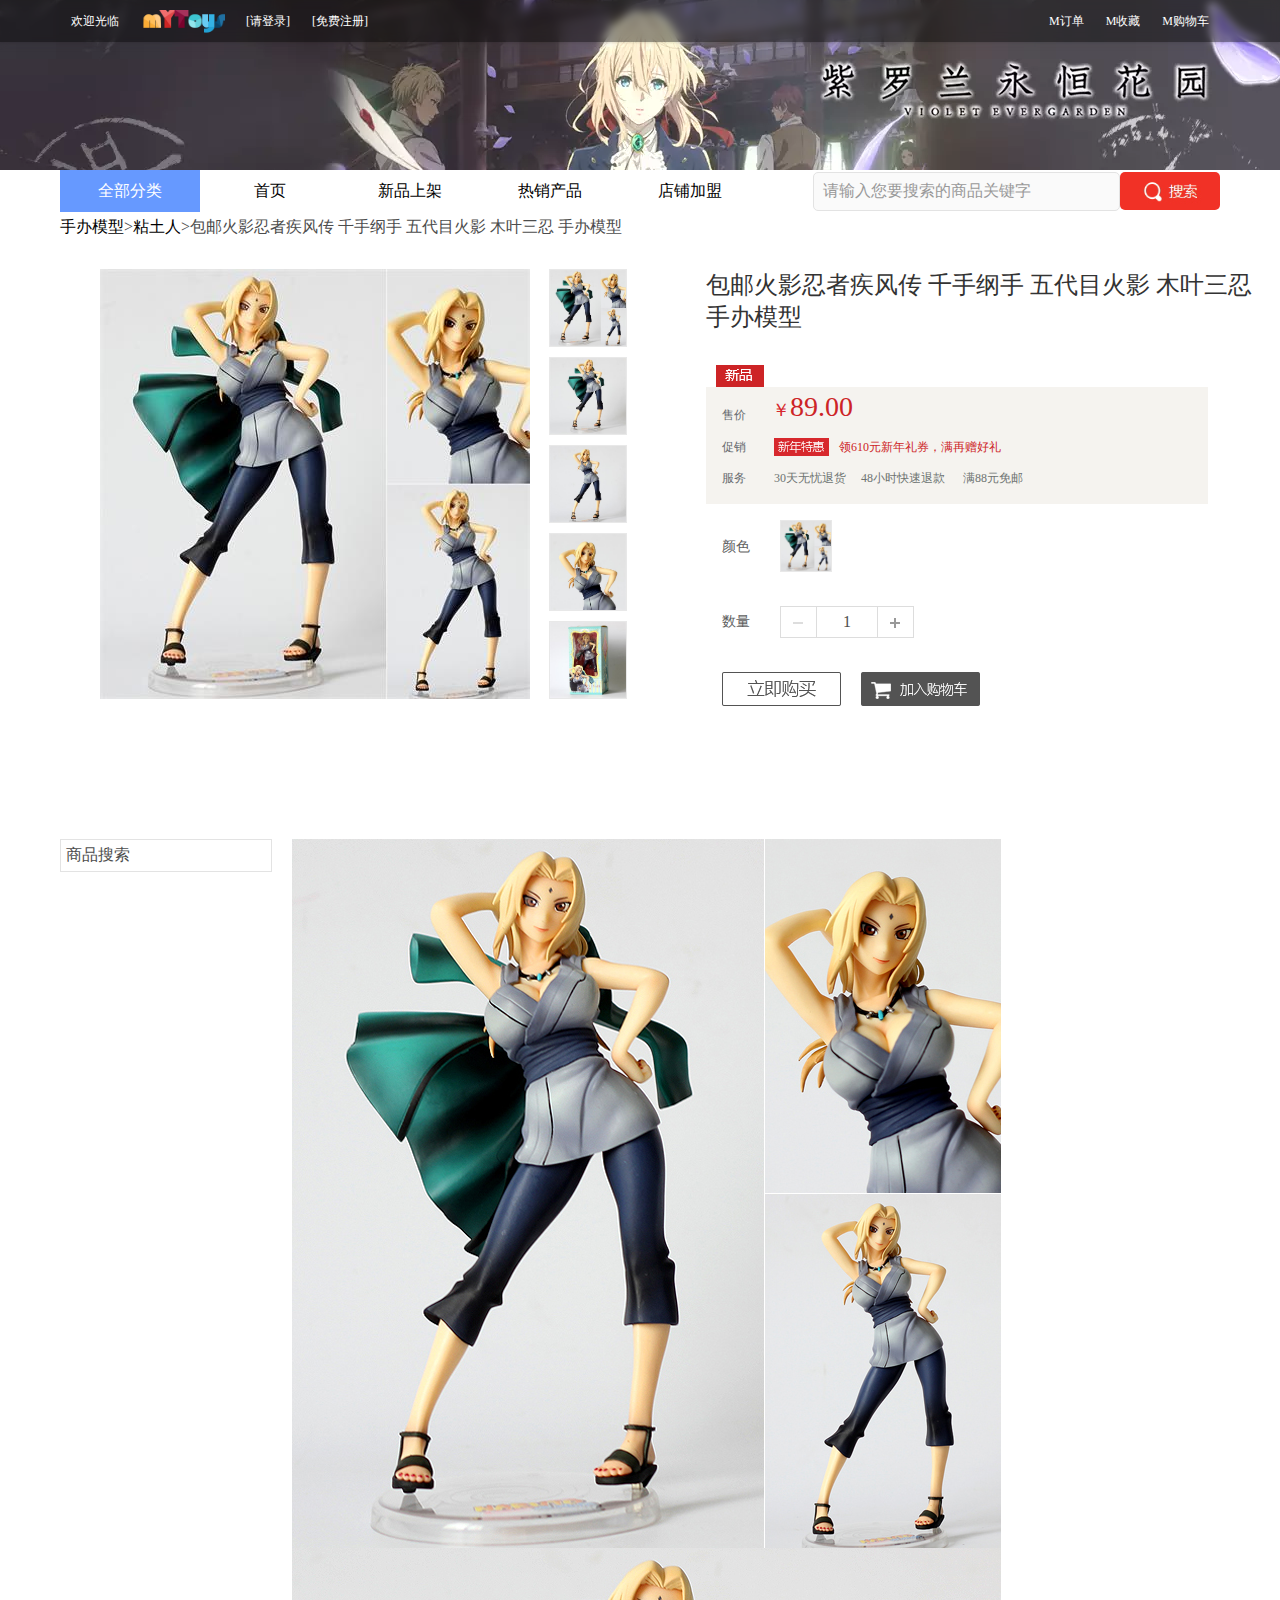
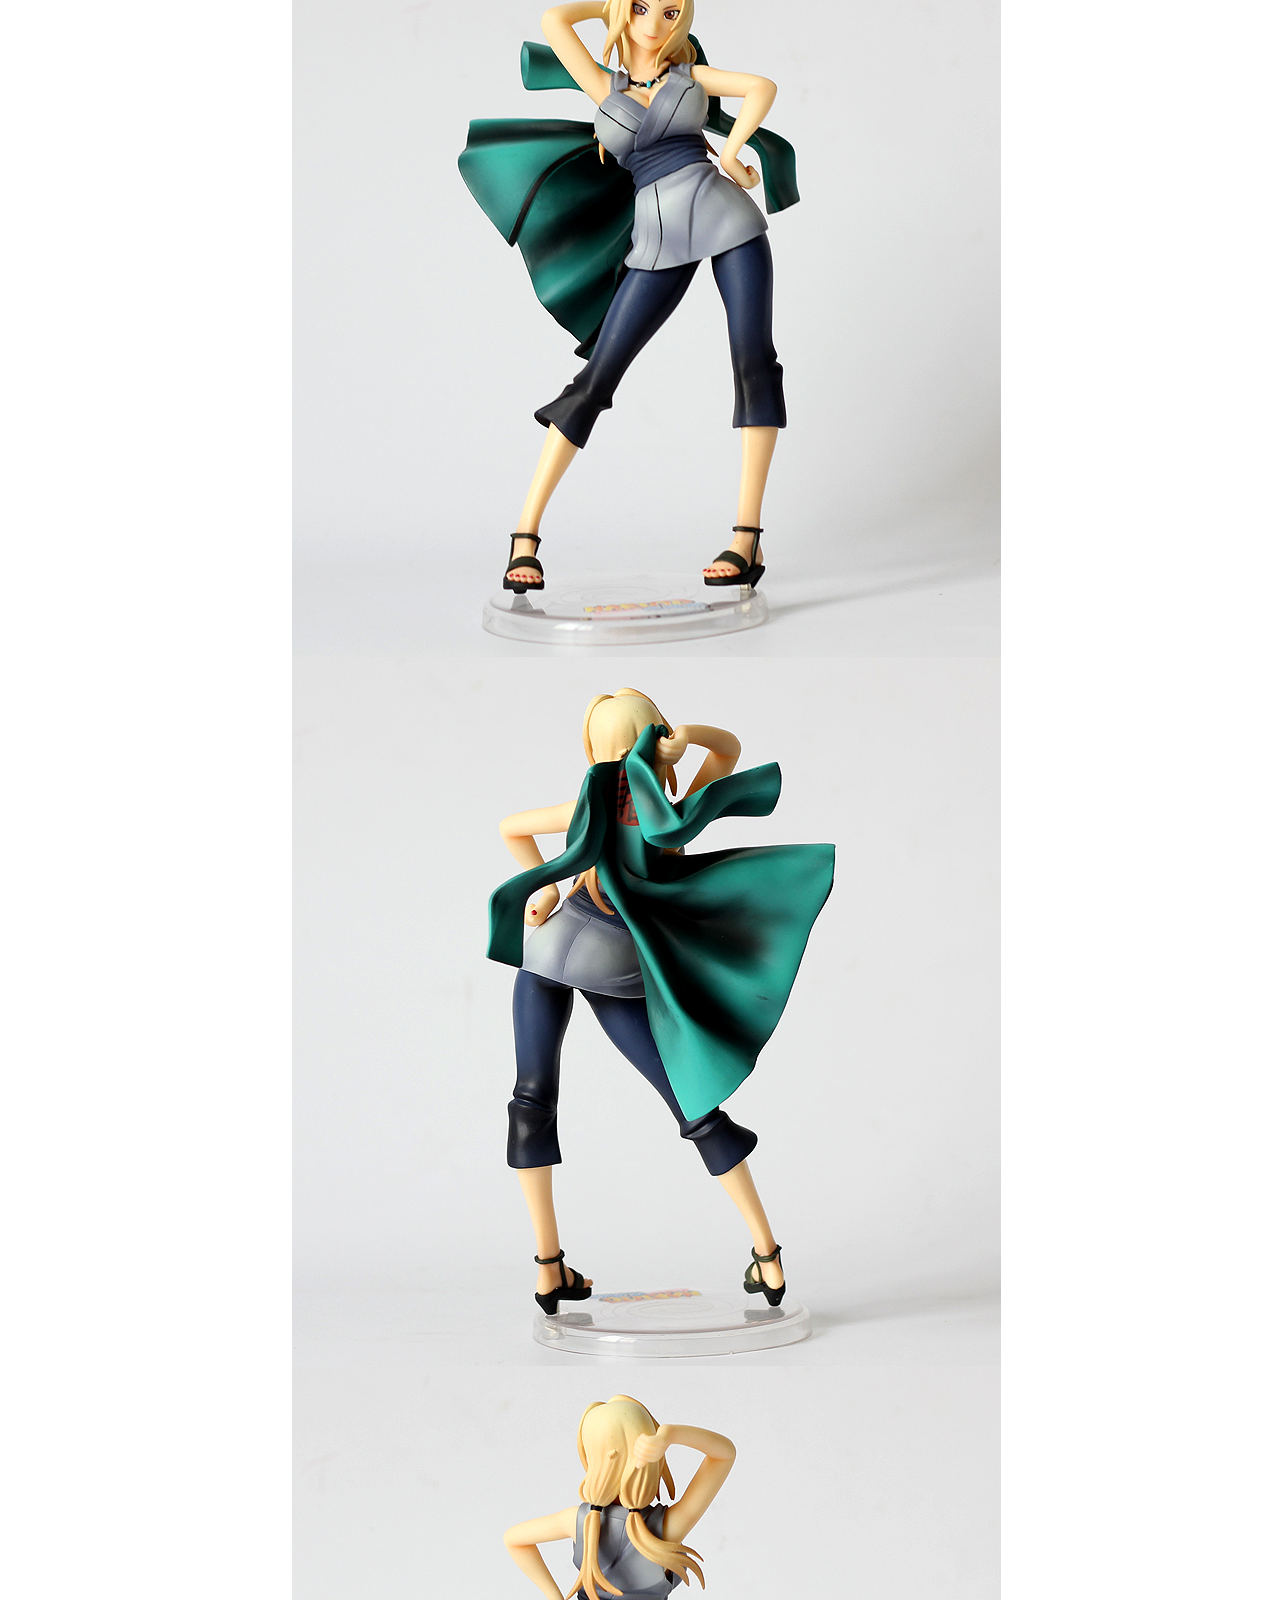
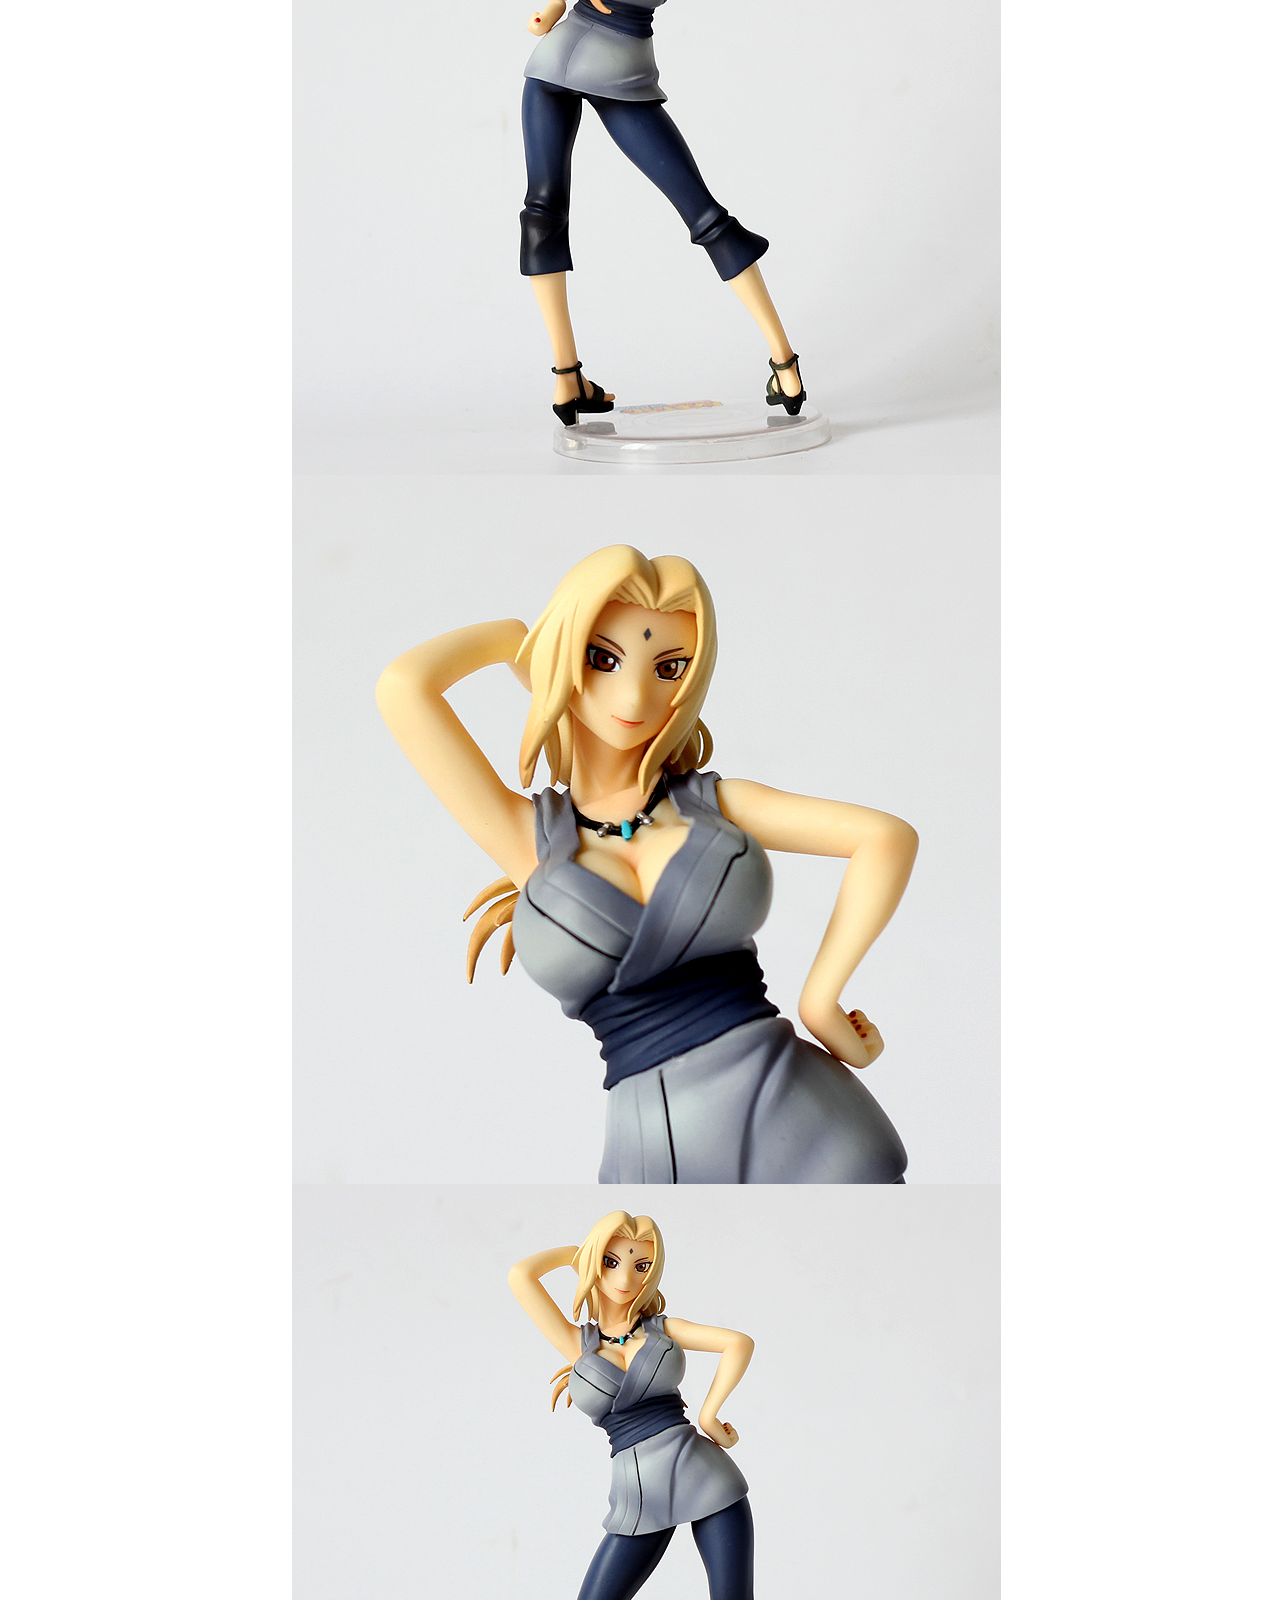
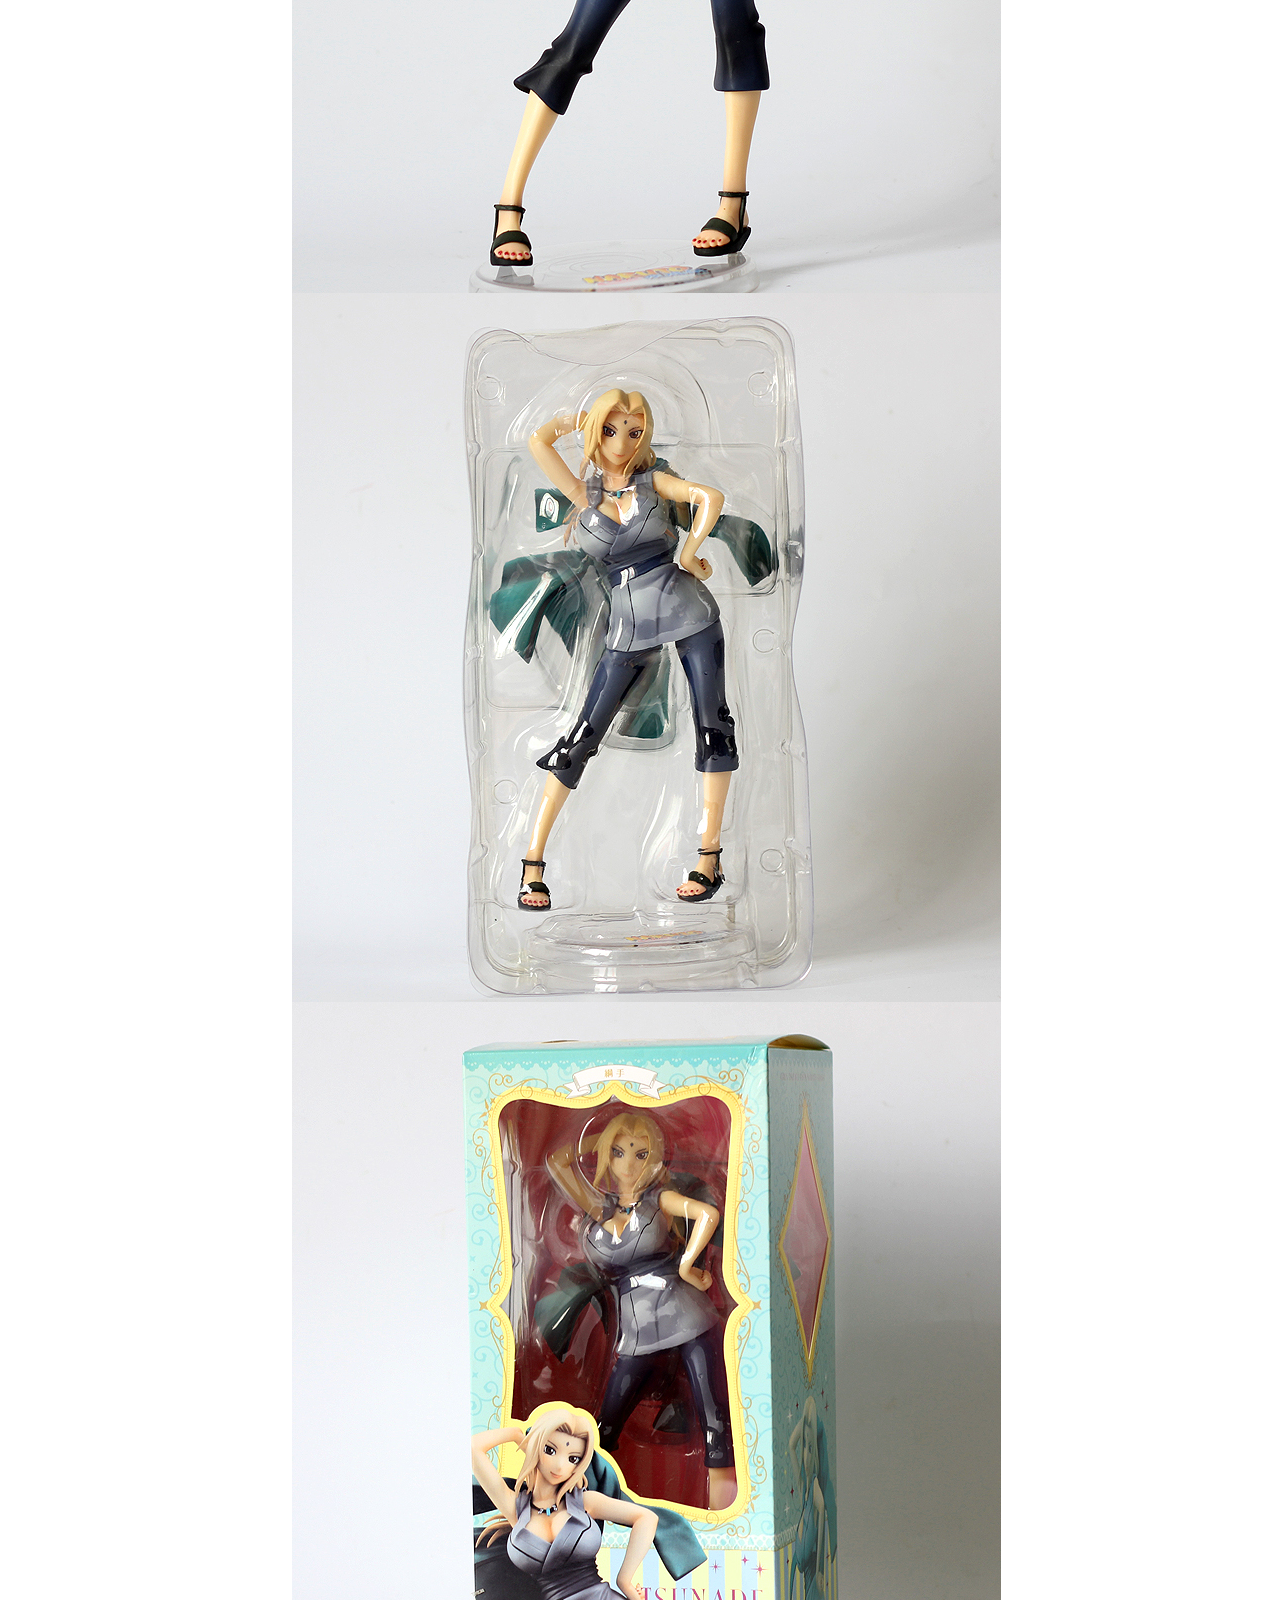
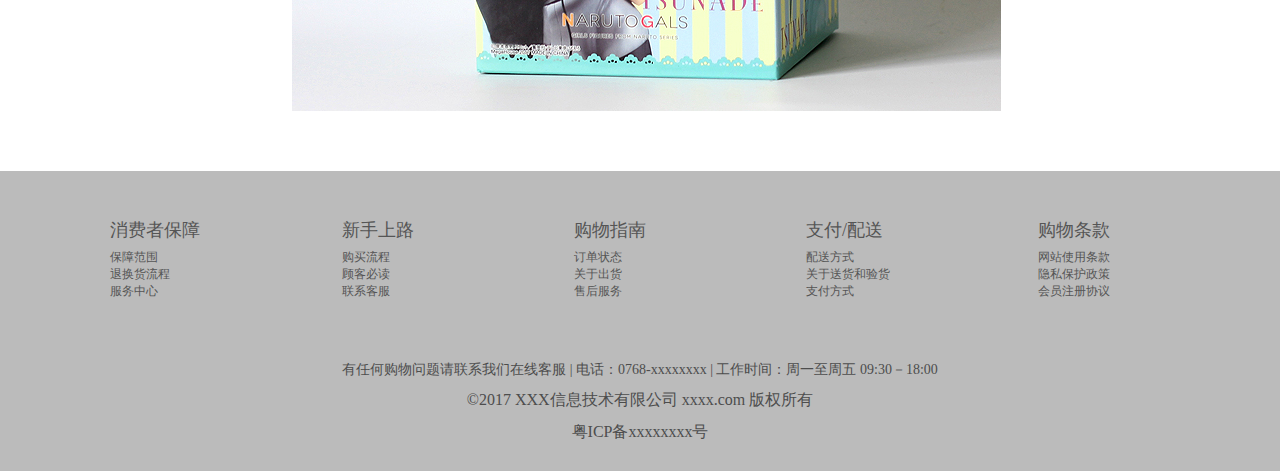
<file: product/ClayMan1b_!!cm0101.html>
<!DOCTYPE html PUBLIC "-//W3C//DTD XHTML 1.0 Transitional//EN" "http://www.w3.org/TR/xhtml1/DTD/xhtml1-transitional.dtd">
<html xmlns="http://www.w3.org/1999/xhtml">
<head>
<meta http-equiv="Content-Type" content="text/html; charset=utf-8" />
<meta name="viewport” content=”width=device-width, initial-scale=1.0, minimum-scale=0.5, maximum-scale=2.0, user-scalable=no" />
<script src="../jquery.min.js" type="text/javascript"></script>
<script src="../index.js" type="text/javascript"></script>
<title>商品详情</title>
<link rel="stylesheet" href="detail.css">
<link rel="stylesheet" href="../style.css">
<link rel="stylesheet" href="shouye.css">
<script>
$(document).ready(function(){
	var $miaobian=$('.Xcontent08>div');
	var $huantu=$('.Xcontent06>img');
	var $miaobian1=$('.Xcontent26>div');
	$miaobian.mousemove(function(){miaobian(this);});
	$miaobian1.click(function(){miaobian1(this);});
	function miaobian(thisMb){
		for(var i=0; i<$miaobian.length; i++){
			$miaobian[i].style.borderColor = '#dedede';
		}
		thisMb.style.borderColor = '#cd2426';
	
		$huantu[0].src = thisMb.children[0].src;
	}
	function miaobian1(thisMb1){
		for(var i=0; i<$miaobian1.length; i++){
			$miaobian1[i].style.borderColor = '#dedede';
		}
	//		thisMb.style.borderColor = '#cd2426';
		$miaobian.css('border-color','#dedede');
		thisMb1.style.borderColor = '#cd2426';
		$huantu[0].src = thisMb1.children[0].src;
	}
			$(".Xcontent33").click(function(){
			var value=parseInt($('.input').val())+1;
			$('.input').val(value);
		})
	
		$(".Xcontent32").click(function(){	
			var num = $(".input").val()
			if(num>0){
				$(".input").val(num-1);
			}			
			
		})
})
</script>
</head>

<body>
<div>
    	<!--头部-->
	<div class="header">
    	<!--导航栏-->
    	<div class="nav-menu">
        	<div class="nav-bg" style="background-image:url(../imges/banner.png)"></div>
            <div class="nav-mask"></div>
            <!--导航栏菜单-->
            <div class="nav-wrapper">
            	<div class="nav-left fl">
                	<ul>
                    	<li class="nav-item ">
                        	<a class="t">欢迎光临</a>
                            <a href="../index.html" ><img src="../imges/logo.png" style="width:105px;"/></a>
                        </li>
                        <li class="nav-item login">
                        	<a href="../member/login.html" class="t">[请登录]</a>
                        </li>
                        <li class="nav-item register">
                        	<a href="../member/register.html" class="t">[免费注册]</a>
                        </li>
                    </ul>
                </div>
                <div class="nav-midden fr"></div>
                <div class="nav-right fr">
                	<ul class="fr">
                    	<li class="nav-item ">
                        	<a href="#" class="t">M订单</a>
                        </li>
                        <li class="nav-item">
                        	<a href="#" class="t">M收藏</a>
                        </li>
                        <li class="nav-item">
                        	<a href="#" class="t">M购物车</a>
                        </li>
                    </ul>
                </div>
            </div>
        </div>
        <!--banner-->
        <div class="banner"></div>
        <!--菜单栏-->
        <div class="wrapper">
        	<ul class="nav-menu">
            	<li class="nav-item all-category">
                	<a>全部分类</a>
                    <ul class="sub-nav">
                    	<li class="sub-nav-item">手办模型
                        	<div class="submenu">
                            	<div class="submenu-menu">
                                	<dl><a href="../list/list.html">粘土人</a></dl>
                                    <dl><a href="../list/list.html">高达模型</a></dl>
                                    <dl><a href="../list/list.html">纸模</a></dl>
                                    <dl><a href="../list/list.html">动漫公仔</a></dl>
                                    <dl><a href="../list/list.html">景品摆件</a></dl>
                                </div>
                                <div class="submenu-img">
                                	<img src="../imges/model.png">
                                </div>
                            </div>
                        </li>
                        <li class="sub-nav-item">动漫饰品
                        	<div class="submenu">
                            	<div class="submenu-menu">
                                    <dl><a href="../list/list.html">胸针徽章</a></dl>
                                    <dl><a href="../list/list.html">项链</a></dl>
                                    <dl><a href="../list/list.html">钥匙扣</a></dl>
                                    <dl><a href="../list/list.html">挂件</a></dl>
                                    <dl><a href="../list/list.html">手链/手镯</a></dl>
                                </div>
                                <div class="submenu-img">
                                	<img src="../imges/decorations.png">
                                </div>
                            </div>
                        </li>
                        <li class="sub-nav-item">文具箱包
                        	<div class="submenu">
                            	<div class="submenu-menu">
                                    <dl><a href="../list/list.html">书签/贴纸</a></dl>
                                    <dl><a href="../list/list.html">笔记本</a></dl>
                                    <dl><a href="../list/list.html">笔袋/文具盒</a></dl>
                                    <dl><a href="../list/list.html">明信片</a></dl>
                                    <dl><a href="../list/list.html">钱包</a></dl>
                                    <dl><a href="../list/list.html">背包/提袋</a></dl>
                                </div>
                                <div class="submenu-img">
                                	<img src="../imges/stationery.png">
                                </div>
                            </div>
                        </li>
                        <li class="sub-nav-item">衣着装备
                        	<div class="submenu">
                            	<div class="submenu-menu">
                                    <dl><a href="../list/list.html">上衣</a></dl>
                                    <dl><a href="../list/list.html">下装</a></dl>
                                    <dl><a href="../list/list.html">抱枕</a></dl>
                                    <dl><a href="../list/list.html">手表</a></dl>
                                    <dl><a href="../list/list.html">雨伞</a></dl>
                                    <dl><a href="../list/list.html">鼠标垫</a></dl>
                                </div>
                                <div class="submenu-img">
                                	<img src="../imges/clothes.png">
                                </div>
                            </div>
                        </li>
                        <li class="sub-nav-item">桌游，玩具
                        	<div class="submenu">
                            	<div class="submenu-menu">
                                    <dl><a href="../list/list.html">桌游卡牌</a></dl>
                                    <dl><a href="../list/list.html">扑克牌</a></dl>
                                    <dl><a href="../list/list.html">盒蛋/扭蛋</a></dl>
                                    <dl><a href="../list/list.html">人偶/摆件</a></dl>
                                </div>
                                <div class="submenu-img">
                                	<img src="../imges/card.png">
                                </div>
                            </div>
                        </li>
                        <li class="sub-nav-item">游戏
                        	<div class="submenu">
                            	<div class="submenu-menu">
                                    <dl><a href="../list/list.html">益智游戏</a></dl>
                                    <dl><a href="../list/list.html">策略游戏</a></dl>
                                    <dl><a href="../list/list.html">动作游戏</a></dl>
                                    <dl><a href="../list/list.html">塔防游戏</a></dl>
                                    <dl><a href="../list/list.html">卡牌游戏</a></dl>
                                </div>
                                <div class="submenu-img">
                                	<img src="../imges/game.png">
                                </div>
                            </div>
                        </li>
                        <li class="sub-nav-item">漫画连载
                        	<div class="submenu">
                            	<div class="submenu-menu">
                                    <dl><a href="../list/list.html">搞笑</a></dl>
                                    <dl><a href="../list/list.html">魔幻</a></dl>
                                    <dl><a href="../list/list.html">科技</a></dl>
                                    <dl><a href="../list/list.html">战争</a></dl>
                                    <dl><a href="../list/list.html">同人</a></dl>
                                </div>
                                <div class="submenu-img">
                                	<img src="../imges/cartoon.png">
                                </div>
                            </div>
                        </li>
                    </ul>
                </li>
                <li class="nav-item category"><a href="../index.html" class="c">首页</a></li>
                <li class="nav-item category"><a href="#" class="c">新品上架</a></li>
                <li class="nav-item category"><a href="#" class="c">热销产品</a></li>
                <li class="nav-item category"><a href="#" class="c">店铺加盟</a></li>
                <div>
                    <form method="get" action="">
                        <div><input class="submit formr" type="submit" value=""></div>
                        <div><input class="text formr" type="text" name="select" value=" 请输入您要搜索的商品关键字" style="color: rgb(153, 153, 153);" autocomplete="off"></div>
                    </form>
                </div>
            </ul>
        </div>
    </div>
    <!--商品详情-->
    <div class="main">
    	<div class="wrap-sp">
        	<div class="bread-nav">
            	<a href="#">手办模型</a><span>&gt;</span><a href="#">粘土人</a><span>&gt;</span><span>包邮火影忍者疾风传 千手纲手 五代目火影 木叶三忍 手办模型</span>
            </div>
            <div class="Xcontent">
            	<form action="" method="get">
                <ul class="Xcontent01">
                    <div class="Xcontent06"><img src="../imges/models/clay-man/ClayMan1b_!!cm0101.jpg"></div>
                    <ol class="Xcontent08">
                        <div class="Xcontent07"><img src="../imges/models/clay-man/ClayMan1b_!!cm0101.jpg"></div>
                        <div class="Xcontent09"><img src="../imges/models/clay-man/ClayMan1b_!!cm0102.jpg"></div>
                        <div class="Xcontent10"><img src="../imges/models/clay-man/ClayMan1b_!!cm0103.jpg"></div>
                        <div class="Xcontent11"><img src="../imges/models/clay-man/ClayMan1b_!!cm0104.jpg"></div>
                        <div class="Xcontent12"><img src="../imges/models/clay-man/ClayMan1b_!!cm0105.jpg"></div>
                    </ol>
                    <ol class="Xcontent13">
                        <div class="Xcontent14"><a href="#"><p>包邮火影忍者疾风传 千手纲手 五代目火影 木叶三忍 手办模型</p></a></div>
                        <div class="Xcontent15"><img src="../imges/X11.png"></div>
                        <div class="Xcontent16"><p></p></div>
                        <div class="Xcontent17">
                            <p class="Xcontent18">售价</p>
                            <p class="Xcontent19">￥<span>89.00</span></p>
                            <div class="Xcontent20">
                                <p class="Xcontent21">促销</p>
                                <img src="../imges/X12.png">
                                <p class="Xcontent22">领610元新年礼券，满再赠好礼</p>
                            </div>
                            <div class="Xcontent23">
                                <p class="Xcontent24">服务</p>
                                <p class="Xcontent25">30天无忧退货&nbsp;&nbsp;&nbsp;&nbsp;       48小时快速退款 &nbsp;&nbsp;&nbsp;&nbsp;        满88元免邮</p>
                            </div>
                            
                        </div>
                        <div class="Xcontent26">
                            <p class="Xcontent27">颜色</p>
                            <div class="Xcontent28"><img  src="../imges/models/clay-man/ClayMan1b_!!cm0101.jpg"></div>
                        </div>
                        <div class="Xcontent30">
                            <p class="Xcontent31">数量</p>
                            <div class="Xcontent32"><img src="../imges/X15.png"></div>
                            <input type="text" class="input" value="1">
                            <div class="Xcontent33"><img src="../imges/16.png"></div>
                        </div>
                        <div class="Xcontent34"><a href="#"><img src="../imges/X17.png"></a></div>
                        <div class="Xcontent35"><a href="#"><img src="../imges/X18.png"></a></div>
                    </ol>
                </ul>
                </form>
            </div>
            <div class="Xdetail">
            	<div class="left-detail adetail">商品搜索</div>
            	<div class="right-detail adetail">
                    <img src="../imges/models/clay-man/ClayMan1b_!!cm0106.jpg"/>
                    <img src="../imges/models/clay-man/ClayMan1b_!!cm0107.jpg"/>
                    <img src="../imges/models/clay-man/ClayMan1b_!!cm0108.jpg"/>
                    <img src="../imges/models/clay-man/ClayMan1b_!!cm0109.jpg"/>
                    <img src="../imges/models/clay-man/ClayMan1b_!!cm0110.jpg"/>
                    <img src="../imges/models/clay-man/ClayMan1b_!!cm0111.jpg"/>
                    <img src="../imges/models/clay-man/ClayMan1b_!!cm0112.jpg"/>
                    <img src="../imges/models/clay-man/ClayMan1b_!!cm0113.jpg"/>
                </div>
            </div>
            <div style="clear:both;"></div>
        </div>
    </div>
    <!--页尾-->
    <div class="footer">
   		<div class="footer-wrapper">
        <div style="height:135px">
            <div class='info-block'>
                <strong>消费者保障</strong>
                <div class="info-text">
                    <div><a href="#">保障范围</a></div>
                    <div><a href="#">退换货流程</a></div>
                    <div><a href="#">服务中心</a></div>
                </div>
            </div> 
            <div class='info-block'>
                <strong>新手上路</strong>
                <div class="info-text">
                    <div><a href="#">购买流程</a></div>
                    <div><a href="#">顾客必读</a></div>
                    <div><a href="#">联系客服</a></div>
                </div>
            </div> 
            <div class='info-block'>
                <strong>购物指南</strong>
                <div class="info-text">
                    <div><a href="#">订单状态</a></div>
                    <div><a href="#">关于出货</a></div>
                    <div><a href="#">售后服务</a></div>
                </div>
            </div> 
            <div class='info-block'>
                <strong>支付/配送</strong>
                <div class="info-text">
                    <div><a href="#">配送方式</a></div>
                    <div><a href="#">关于送货和验货</a></div>
                    <div><a href="#">支付方式</a></div>
                </div>
            </div> 
            <div class='info-block'>
                <strong>购物条款</strong>
                <div class="info-text">
                    <div><a href="#">网站使用条款</a></div>
                    <div><a href="#">隐私保护政策</a></div>
                    <div><a href="#">会员注册协议</a></div>
                </div>
            </div> 
        </div>
        </div>
        <div class="footer2 ">
        	有任何购物问题请联系我们在线客服 | 电话：0768-xxxxxxxx | 工作时间：周一至周五 09:30－18:00 
			<p>©2017 XXX信息技术有限公司 xxxx.com 版权所有</p>
            <div style="text-align: center;">粤ICP备xxxxxxxx号</div>
        </div> 
    </div>
</div>
</body>
</html>
</file>
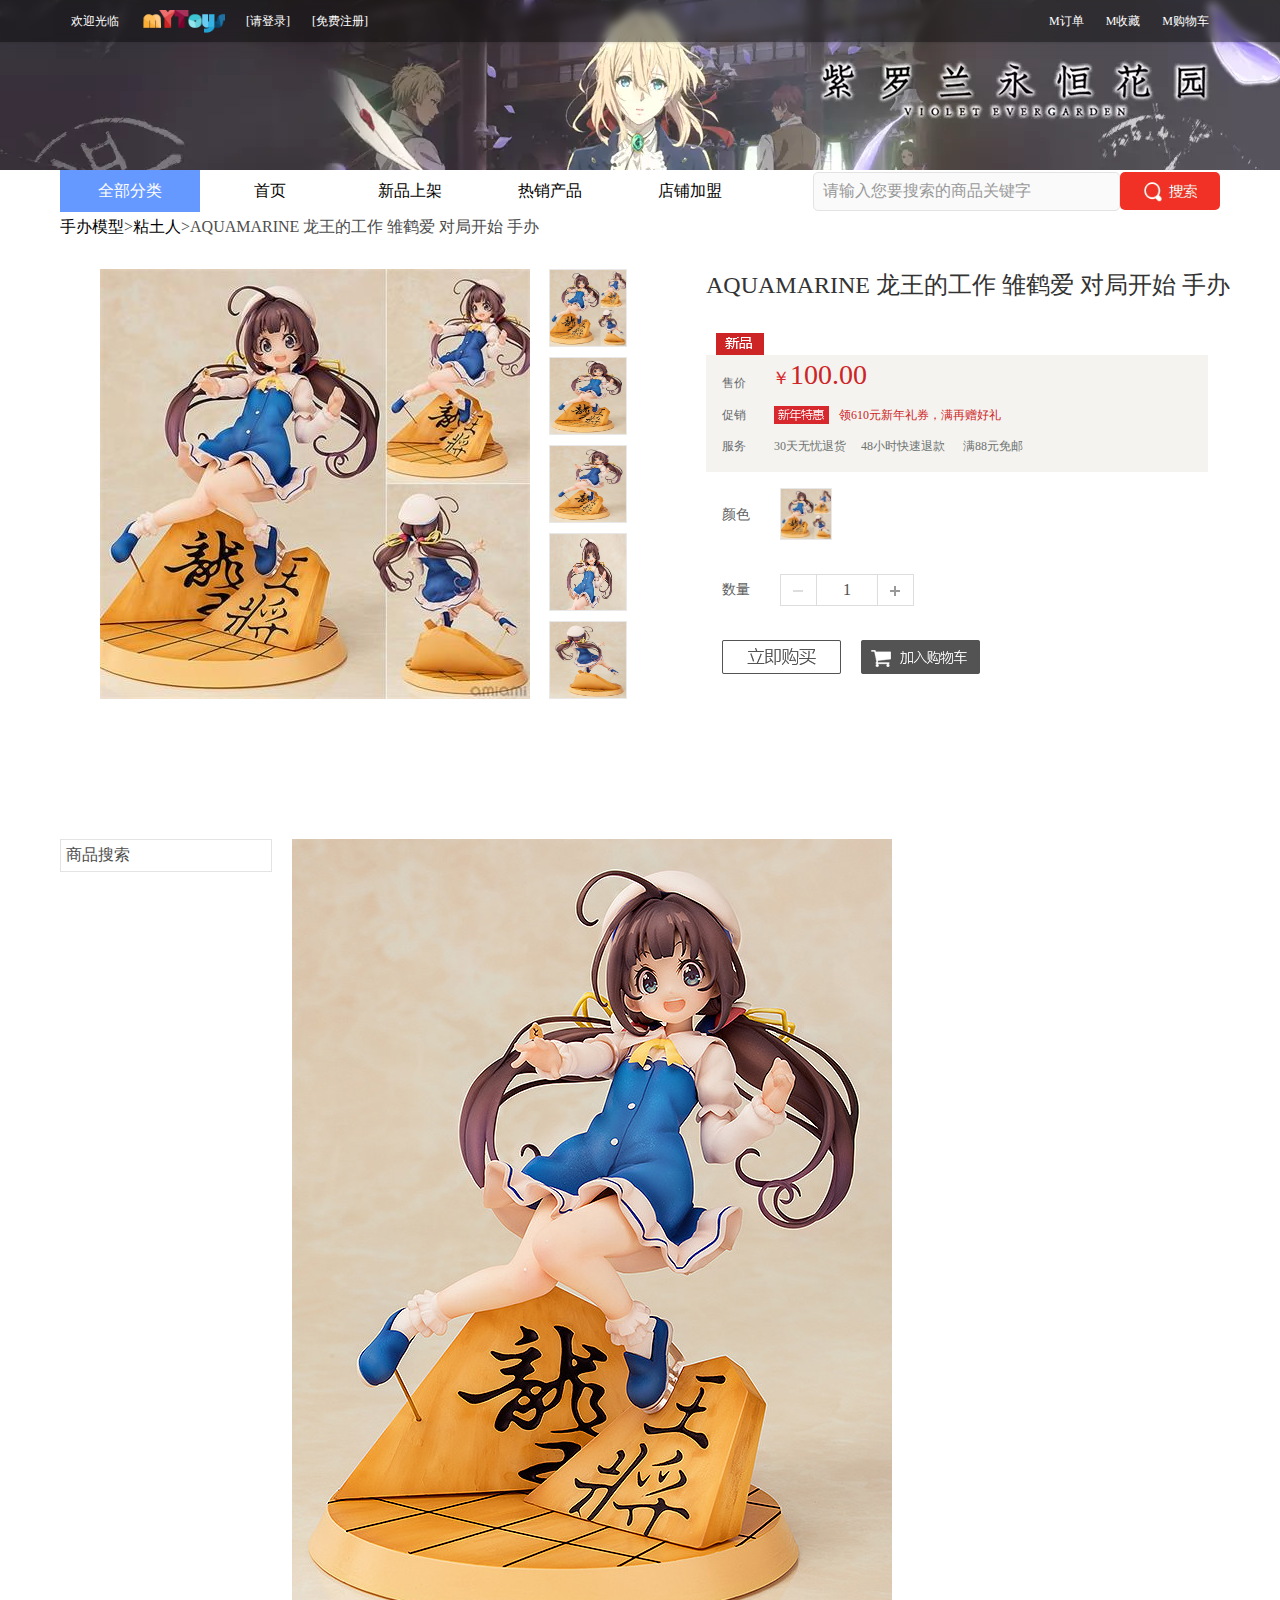
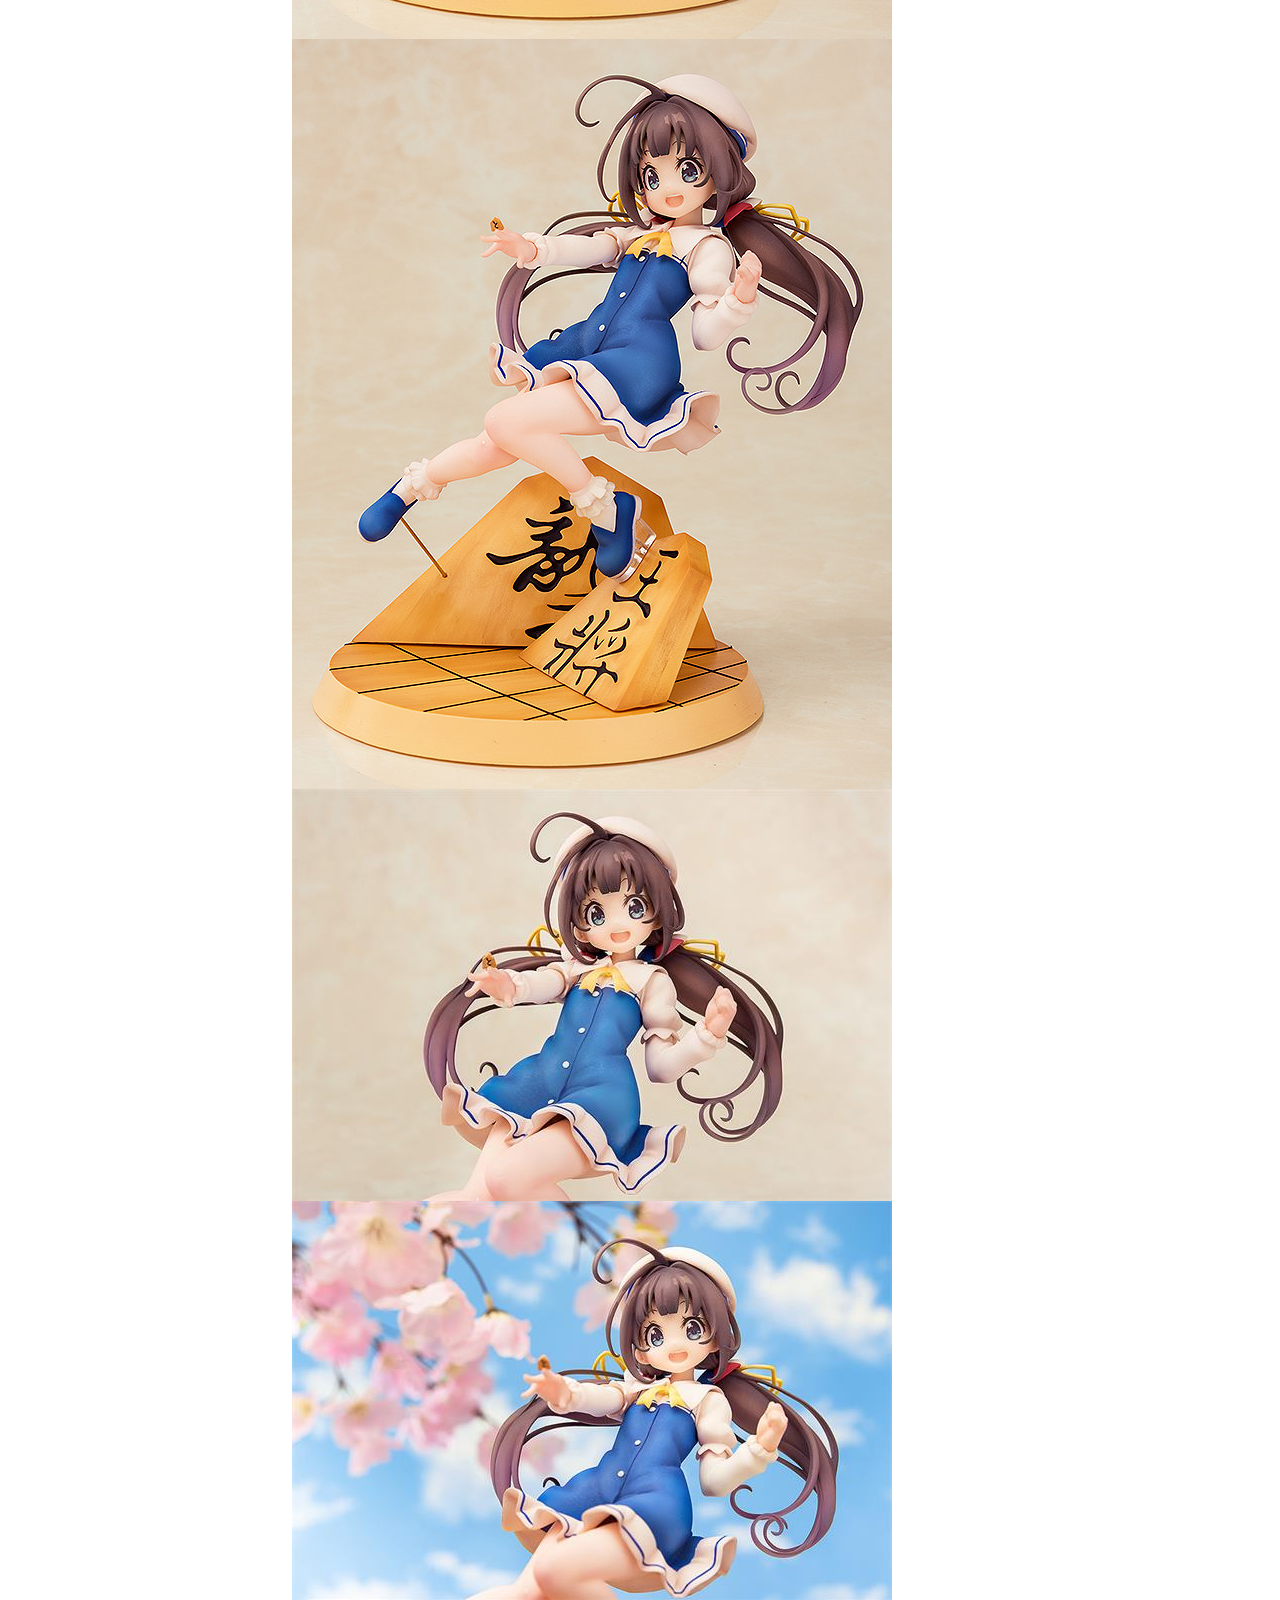
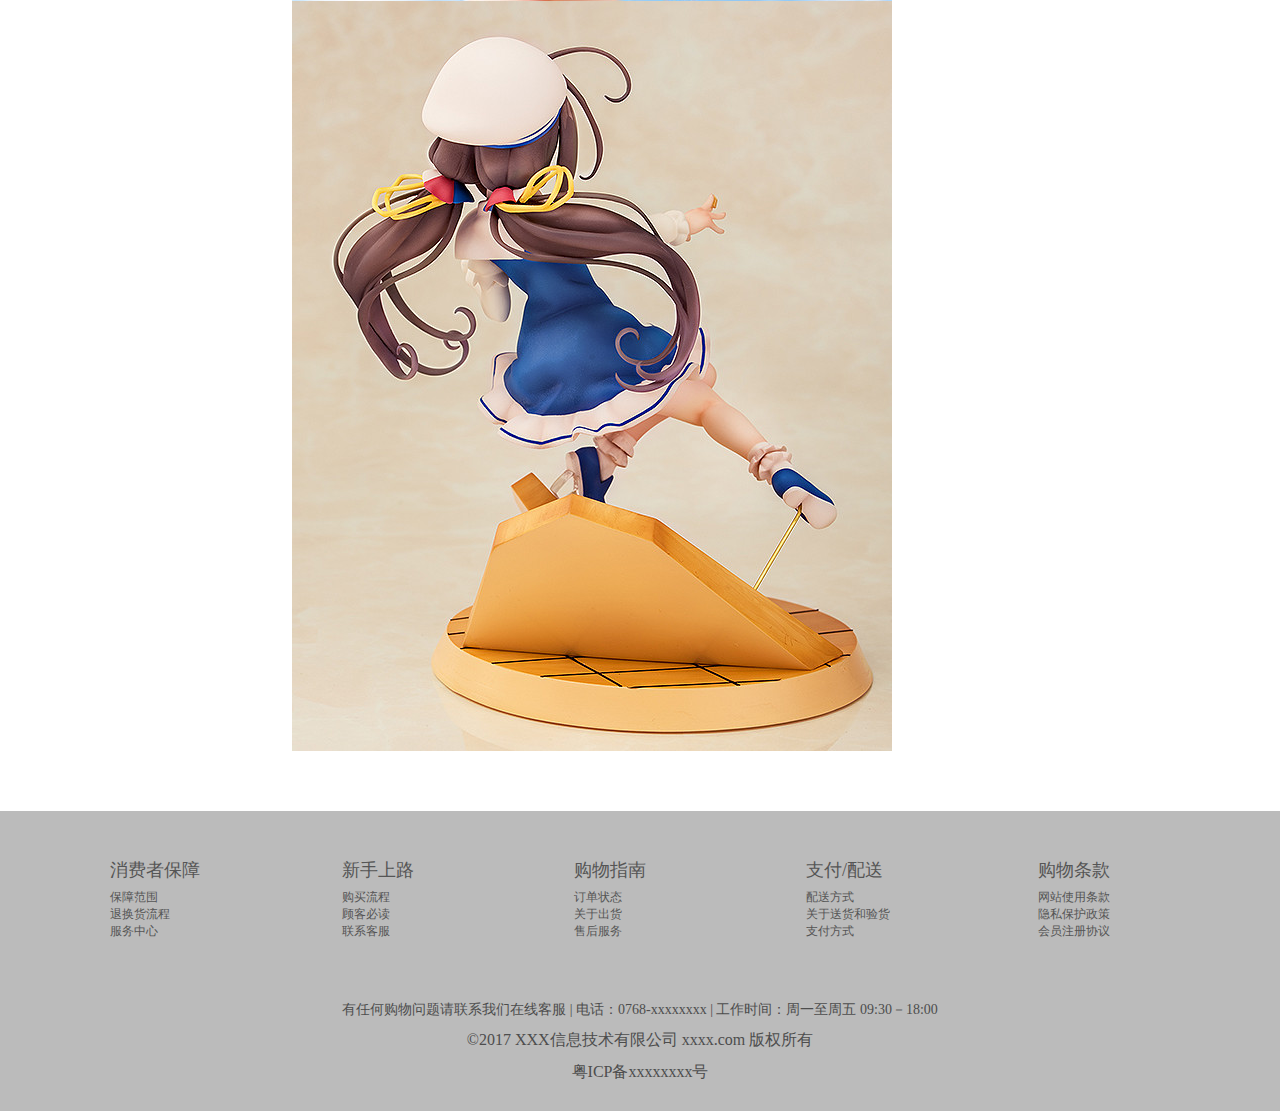
<file: product/ClayMan1b_!!cm0201.html>
<!DOCTYPE html PUBLIC "-//W3C//DTD XHTML 1.0 Transitional//EN" "http://www.w3.org/TR/xhtml1/DTD/xhtml1-transitional.dtd">
<html xmlns="http://www.w3.org/1999/xhtml">
<head>
<meta http-equiv="Content-Type" content="text/html; charset=utf-8" />
<meta name="viewport” content=”width=device-width, initial-scale=1.0, minimum-scale=0.5, maximum-scale=2.0, user-scalable=no" />
<script src="../jquery.min.js" type="text/javascript"></script>
<script src="../index.js" type="text/javascript"></script>
<title>商品详情</title>
<link rel="stylesheet" href="detail.css">
<link rel="stylesheet" href="../style.css">
<link rel="stylesheet" href="shouye.css">
<script>
$(document).ready(function(){
	var $miaobian=$('.Xcontent08>div');
	var $huantu=$('.Xcontent06>img');
	var $miaobian1=$('.Xcontent26>div');
	$miaobian.mousemove(function(){miaobian(this);});
	$miaobian1.click(function(){miaobian1(this);});
	function miaobian(thisMb){
		for(var i=0; i<$miaobian.length; i++){
			$miaobian[i].style.borderColor = '#dedede';
		}
		thisMb.style.borderColor = '#cd2426';
	
		$huantu[0].src = thisMb.children[0].src;
	}
	function miaobian1(thisMb1){
		for(var i=0; i<$miaobian1.length; i++){
			$miaobian1[i].style.borderColor = '#dedede';
		}
	//		thisMb.style.borderColor = '#cd2426';
		$miaobian.css('border-color','#dedede');
		thisMb1.style.borderColor = '#cd2426';
		$huantu[0].src = thisMb1.children[0].src;
	}
			$(".Xcontent33").click(function(){
			var value=parseInt($('.input').val())+1;
			$('.input').val(value);
		})
	
		$(".Xcontent32").click(function(){	
			var num = $(".input").val()
			if(num>0){
				$(".input").val(num-1);
			}			
			
		})
})
</script>
</head>

<body>
<div>
    	<!--头部-->
	<div class="header">
    	<!--导航栏-->
    	<div class="nav-menu">
        	<div class="nav-bg" style="background-image:url(../imges/banner.png)"></div>
            <div class="nav-mask"></div>
            <!--导航栏菜单-->
            <div class="nav-wrapper">
            	<div class="nav-left fl">
                	<ul>
                    	<li class="nav-item ">
                        	<a class="t">欢迎光临</a>
                            <a href="../index.html" ><img src="../imges/logo.png" style="width:105px;"/></a>
                        </li>
                        <li class="nav-item login">
                        	<a href="../member/login.html" class="t">[请登录]</a>
                        </li>
                        <li class="nav-item register">
                        	<a href="../member/register.html" class="t">[免费注册]</a>
                        </li>
                    </ul>
                </div>
                <div class="nav-midden fr"></div>
                <div class="nav-right fr">
                	<ul class="fr">
                    	<li class="nav-item ">
                        	<a href="#" class="t">M订单</a>
                        </li>
                        <li class="nav-item">
                        	<a href="#" class="t">M收藏</a>
                        </li>
                        <li class="nav-item">
                        	<a href="#" class="t">M购物车</a>
                        </li>
                    </ul>
                </div>
            </div>
        </div>
        <!--banner-->
        <div class="banner"></div>
        <!--菜单栏-->
        <div class="wrapper">
        	<ul class="nav-menu">
            	<li class="nav-item all-category">
                	<a>全部分类</a>
                    <ul class="sub-nav">
                    	<li class="sub-nav-item">手办模型
                        	<div class="submenu">
                            	<div class="submenu-menu">
                                	<dl><a href="../list/list.html">粘土人</a></dl>
                                    <dl><a href="../list/list.html">高达模型</a></dl>
                                    <dl><a href="../list/list.html">纸模</a></dl>
                                    <dl><a href="../list/list.html">动漫公仔</a></dl>
                                    <dl><a href="../list/list.html">景品摆件</a></dl>
                                </div>
                                <div class="submenu-img">
                                	<img src="../imges/model.png">
                                </div>
                            </div>
                        </li>
                        <li class="sub-nav-item">动漫饰品
                        	<div class="submenu">
                            	<div class="submenu-menu">
                                    <dl><a href="../list/list.html">胸针徽章</a></dl>
                                    <dl><a href="../list/list.html">项链</a></dl>
                                    <dl><a href="../list/list.html">钥匙扣</a></dl>
                                    <dl><a href="../list/list.html">挂件</a></dl>
                                    <dl><a href="../list/list.html">手链/手镯</a></dl>
                                </div>
                                <div class="submenu-img">
                                	<img src="../imges/decorations.png">
                                </div>
                            </div>
                        </li>
                        <li class="sub-nav-item">文具箱包
                        	<div class="submenu">
                            	<div class="submenu-menu">
                                    <dl><a href="../list/list.html">书签/贴纸</a></dl>
                                    <dl><a href="../list/list.html">笔记本</a></dl>
                                    <dl><a href="../list/list.html">笔袋/文具盒</a></dl>
                                    <dl><a href="../list/list.html">明信片</a></dl>
                                    <dl><a href="../list/list.html">钱包</a></dl>
                                    <dl><a href="../list/list.html">背包/提袋</a></dl>
                                </div>
                                <div class="submenu-img">
                                	<img src="../imges/stationery.png">
                                </div>
                            </div>
                        </li>
                        <li class="sub-nav-item">衣着装备
                        	<div class="submenu">
                            	<div class="submenu-menu">
                                    <dl><a href="../list/list.html">上衣</a></dl>
                                    <dl><a href="../list/list.html">下装</a></dl>
                                    <dl><a href="../list/list.html">抱枕</a></dl>
                                    <dl><a href="../list/list.html">手表</a></dl>
                                    <dl><a href="../list/list.html">雨伞</a></dl>
                                    <dl><a href="../list/list.html">鼠标垫</a></dl>
                                </div>
                                <div class="submenu-img">
                                	<img src="../imges/clothes.png">
                                </div>
                            </div>
                        </li>
                        <li class="sub-nav-item">桌游，玩具
                        	<div class="submenu">
                            	<div class="submenu-menu">
                                    <dl><a href="../list/list.html">桌游卡牌</a></dl>
                                    <dl><a href="../list/list.html">扑克牌</a></dl>
                                    <dl><a href="../list/list.html">盒蛋/扭蛋</a></dl>
                                    <dl><a href="../list/list.html">人偶/摆件</a></dl>
                                </div>
                                <div class="submenu-img">
                                	<img src="../imges/card.png">
                                </div>
                            </div>
                        </li>
                        <li class="sub-nav-item">游戏
                        	<div class="submenu">
                            	<div class="submenu-menu">
                                    <dl><a href="../list/list.html">益智游戏</a></dl>
                                    <dl><a href="../list/list.html">策略游戏</a></dl>
                                    <dl><a href="../list/list.html">动作游戏</a></dl>
                                    <dl><a href="../list/list.html">塔防游戏</a></dl>
                                    <dl><a href="../list/list.html">卡牌游戏</a></dl>
                                </div>
                                <div class="submenu-img">
                                	<img src="../imges/game.png">
                                </div>
                            </div>
                        </li>
                        <li class="sub-nav-item">漫画连载
                        	<div class="submenu">
                            	<div class="submenu-menu">
                                    <dl><a href="../list/list.html">搞笑</a></dl>
                                    <dl><a href="../list/list.html">魔幻</a></dl>
                                    <dl><a href="../list/list.html">科技</a></dl>
                                    <dl><a href="../list/list.html">战争</a></dl>
                                    <dl><a href="../list/list.html">同人</a></dl>
                                </div>
                                <div class="submenu-img">
                                	<img src="../imges/cartoon.png">
                                </div>
                            </div>
                        </li>
                    </ul>
                </li>
                <li class="nav-item category"><a href="../index.html" class="c">首页</a></li>
                <li class="nav-item category"><a href="#" class="c">新品上架</a></li>
                <li class="nav-item category"><a href="#" class="c">热销产品</a></li>
                <li class="nav-item category"><a href="#" class="c">店铺加盟</a></li>
                <div>
                    <form method="get" action="">
                        <div><input class="submit formr" type="submit" value=""></div>
                        <div><input class="text formr" type="text" name="select" value=" 请输入您要搜索的商品关键字" style="color: rgb(153, 153, 153);" autocomplete="off"></div>
                    </form>
                </div>
            </ul>
        </div>
    </div>
    <!--商品详情-->
    <div class="main">
    	<div class="wrap-sp">
        	<div class="bread-nav">
            	<a href="#">手办模型</a><span>&gt;</span><a href="#">粘土人</a><span>&gt;</span><span>AQUAMARINE 龙王的工作 雏鹤爱 对局开始 手办</span>
            </div>
            <div class="Xcontent">
            	<form action="" method="get">
                <ul class="Xcontent01">
                    <div class="Xcontent06"><img src="../imges/models/clay-man/ClayMan1b_!!cm0201.jpg"></div>
                    <ol class="Xcontent08">
                        <div class="Xcontent07"><img src="../imges/models/clay-man/ClayMan1b_!!cm0201.jpg"></div>
                        <div class="Xcontent09"><img src="../imges/models/clay-man/ClayMan1b_!!cm0202.jpg"></div>
                        <div class="Xcontent10"><img src="../imges/models/clay-man/ClayMan1b_!!cm0203.jpg"></div>
                        <div class="Xcontent11"><img src="../imges/models/clay-man/ClayMan1b_!!cm0204.jpg"></div>
                        <div class="Xcontent12"><img src="../imges/models/clay-man/ClayMan1b_!!cm0205.jpg"></div>
                    </ol>
                    <ol class="Xcontent13">
                        <div class="Xcontent14"><a href="#"><p>AQUAMARINE 龙王的工作 雏鹤爱 对局开始 手办</p></a></div>
                        <div class="Xcontent15"><img src="../imges/X11.png"></div>
                        <div class="Xcontent16"><p></p></div>
                        <div class="Xcontent17">
                            <p class="Xcontent18">售价</p>
                            <p class="Xcontent19">￥<span>100.00</span></p>
                            <div class="Xcontent20">
                                <p class="Xcontent21">促销</p>
                                <img src="../imges/X12.png">
                                <p class="Xcontent22">领610元新年礼券，满再赠好礼</p>
                            </div>
                            <div class="Xcontent23">
                                <p class="Xcontent24">服务</p>
                                <p class="Xcontent25">30天无忧退货&nbsp;&nbsp;&nbsp;&nbsp;       48小时快速退款 &nbsp;&nbsp;&nbsp;&nbsp;        满88元免邮</p>
                            </div>
                            
                        </div>
                        <div class="Xcontent26">
                            <p class="Xcontent27">颜色</p>
                            <div class="Xcontent28"><img  src="../imges/models/clay-man/ClayMan1b_!!cm0201.jpg"></div>
                        </div>
                        <div class="Xcontent30">
                            <p class="Xcontent31">数量</p>
                            <div class="Xcontent32"><img src="../imges/X15.png"></div>
                            <input type="text" class="input" value="1">
                            <div class="Xcontent33"><img src="../imges/16.png"></div>
                        </div>
                        <div class="Xcontent34"><a href="#"><img src="../imges/X17.png"></a></div>
                        <div class="Xcontent35"><a href="#"><img src="../imges/X18.png"></a></div>
                    </ol>
                </ul>
                </form>
            </div>
            <div class="Xdetail">
            	<div class="left-detail adetail">商品搜索</div>
            	<div class="right-detail adetail">
                    <img src="../imges/models/clay-man/ClayMan1b_!!cm0206.jpg"/>
                    <img src="../imges/models/clay-man/ClayMan1b_!!cm0207.jpg"/>
                    <img src="../imges/models/clay-man/ClayMan1b_!!cm0208.jpg"/>
                    <img src="../imges/models/clay-man/ClayMan1b_!!cm0209.jpg"/>
                    <img src="../imges/models/clay-man/ClayMan1b_!!cm0210.jpg"/>
                </div>
            </div>
            <div style="clear:both;"></div>
        </div>
    </div>
    <!--页尾-->
    <div class="footer">
   		<div class="footer-wrapper">
        <div style="height:135px">
            <div class='info-block'>
                <strong>消费者保障</strong>
                <div class="info-text">
                    <div><a href="#">保障范围</a></div>
                    <div><a href="#">退换货流程</a></div>
                    <div><a href="#">服务中心</a></div>
                </div>
            </div> 
            <div class='info-block'>
                <strong>新手上路</strong>
                <div class="info-text">
                    <div><a href="#">购买流程</a></div>
                    <div><a href="#">顾客必读</a></div>
                    <div><a href="#">联系客服</a></div>
                </div>
            </div> 
            <div class='info-block'>
                <strong>购物指南</strong>
                <div class="info-text">
                    <div><a href="#">订单状态</a></div>
                    <div><a href="#">关于出货</a></div>
                    <div><a href="#">售后服务</a></div>
                </div>
            </div> 
            <div class='info-block'>
                <strong>支付/配送</strong>
                <div class="info-text">
                    <div><a href="#">配送方式</a></div>
                    <div><a href="#">关于送货和验货</a></div>
                    <div><a href="#">支付方式</a></div>
                </div>
            </div> 
            <div class='info-block'>
                <strong>购物条款</strong>
                <div class="info-text">
                    <div><a href="#">网站使用条款</a></div>
                    <div><a href="#">隐私保护政策</a></div>
                    <div><a href="#">会员注册协议</a></div>
                </div>
            </div> 
        </div>
        </div>
        <div class="footer2 ">
        	有任何购物问题请联系我们在线客服 | 电话：0768-xxxxxxxx | 工作时间：周一至周五 09:30－18:00 
			<p>©2017 XXX信息技术有限公司 xxxx.com 版权所有</p>
            <div style="text-align: center;">粤ICP备xxxxxxxx号</div>
        </div> 
    </div>
</div>
</body>
</html>
</file>
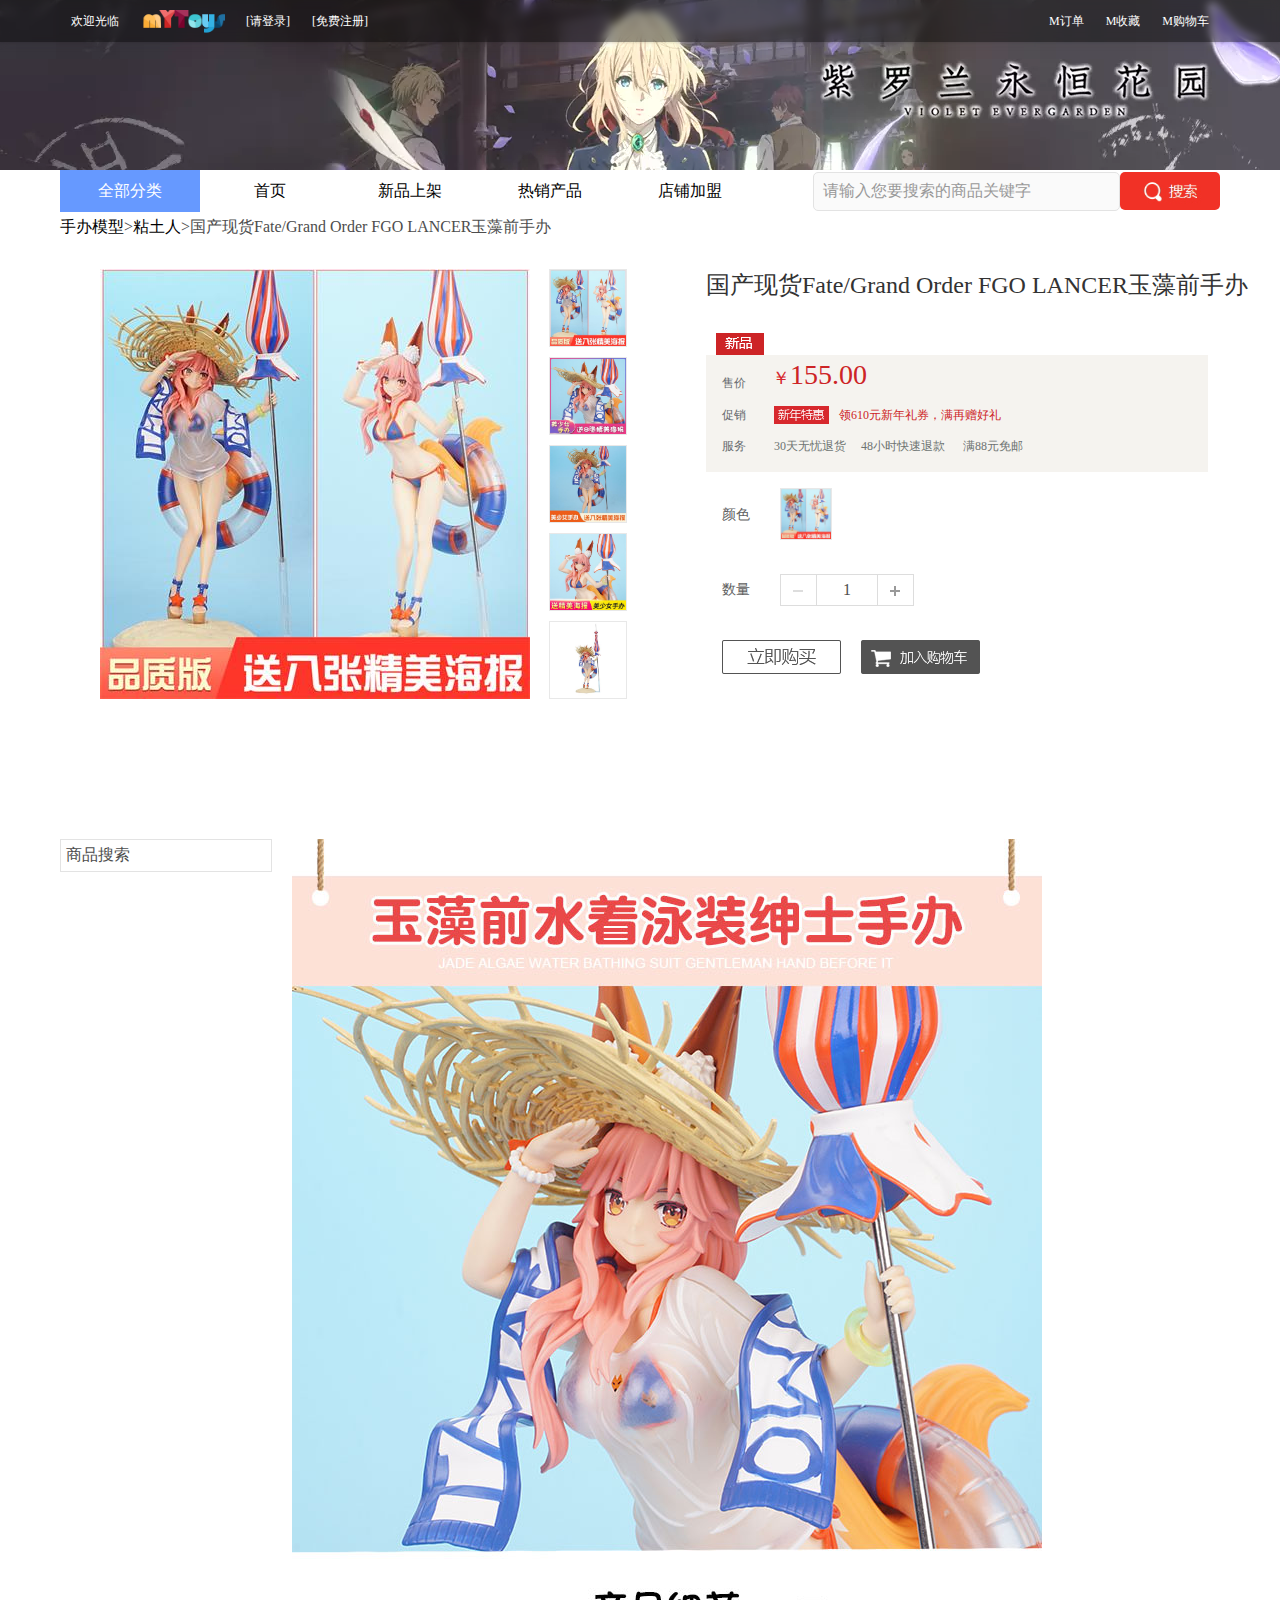
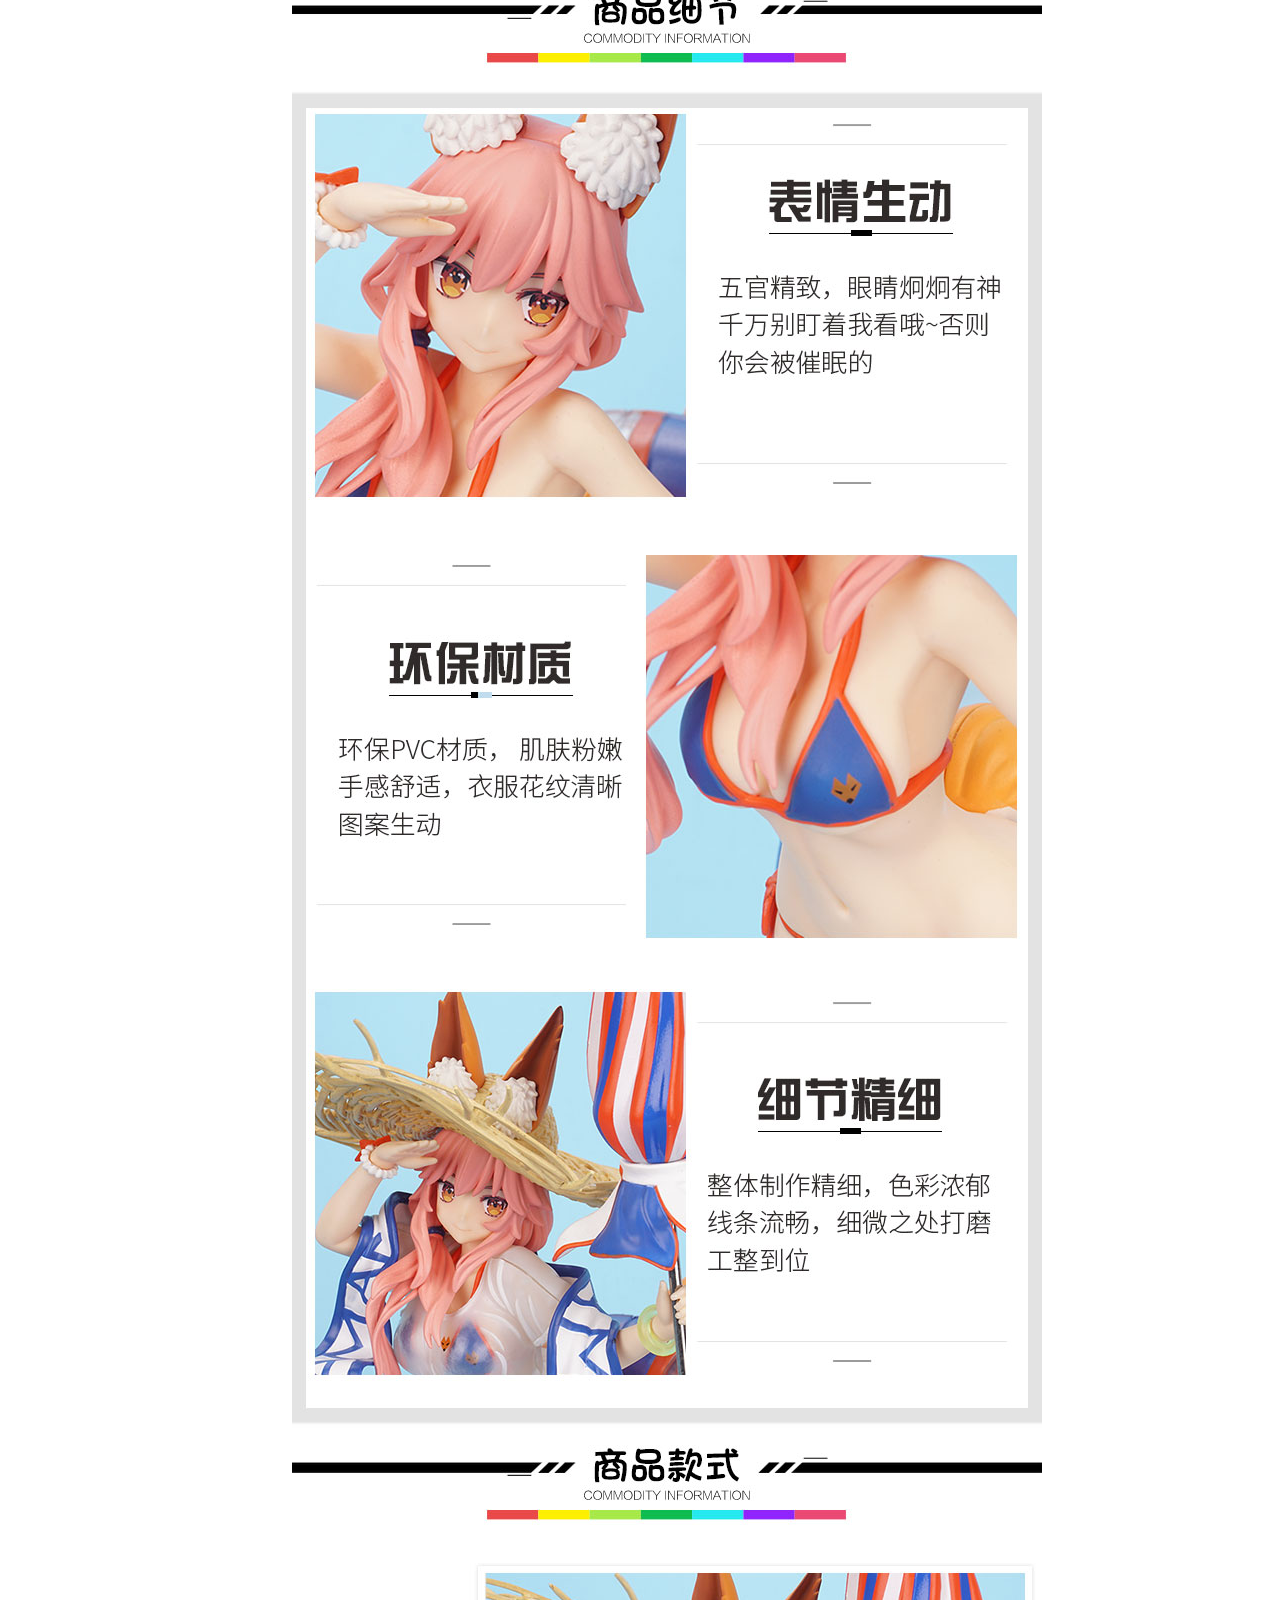
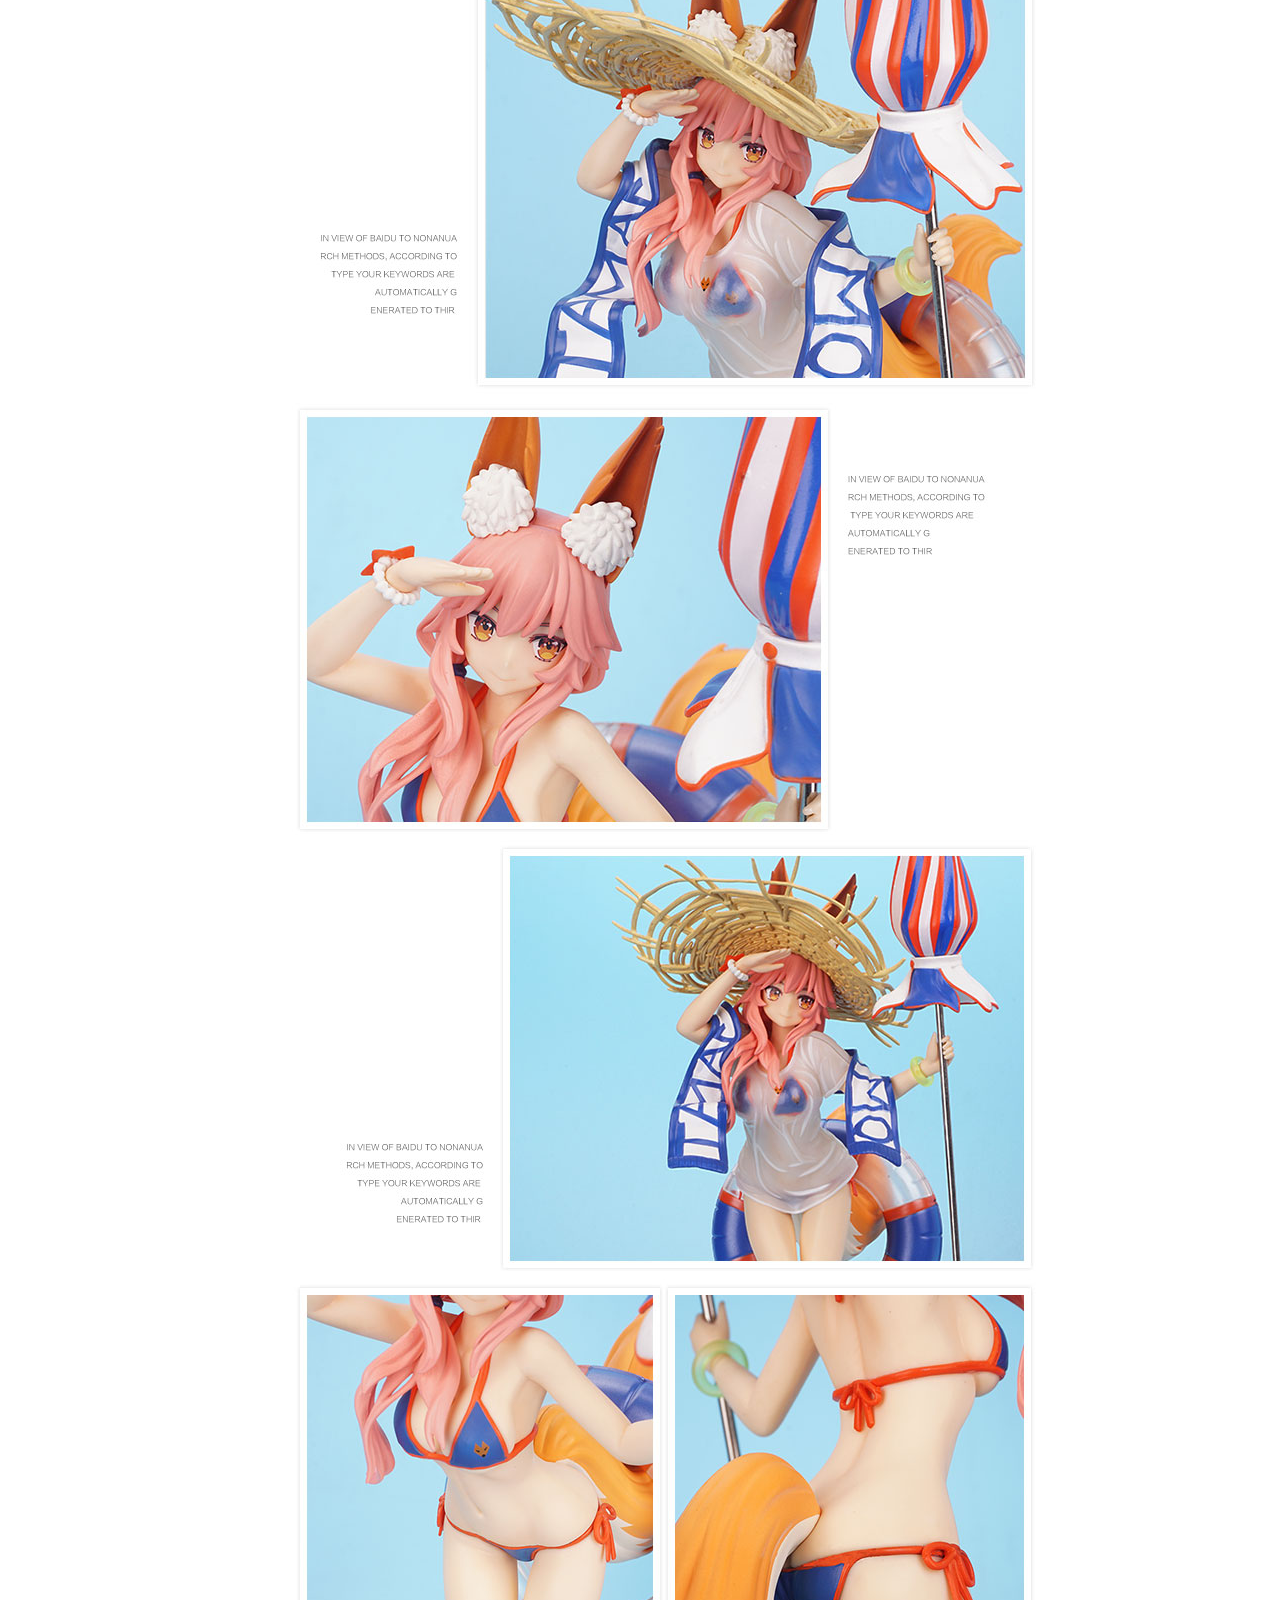
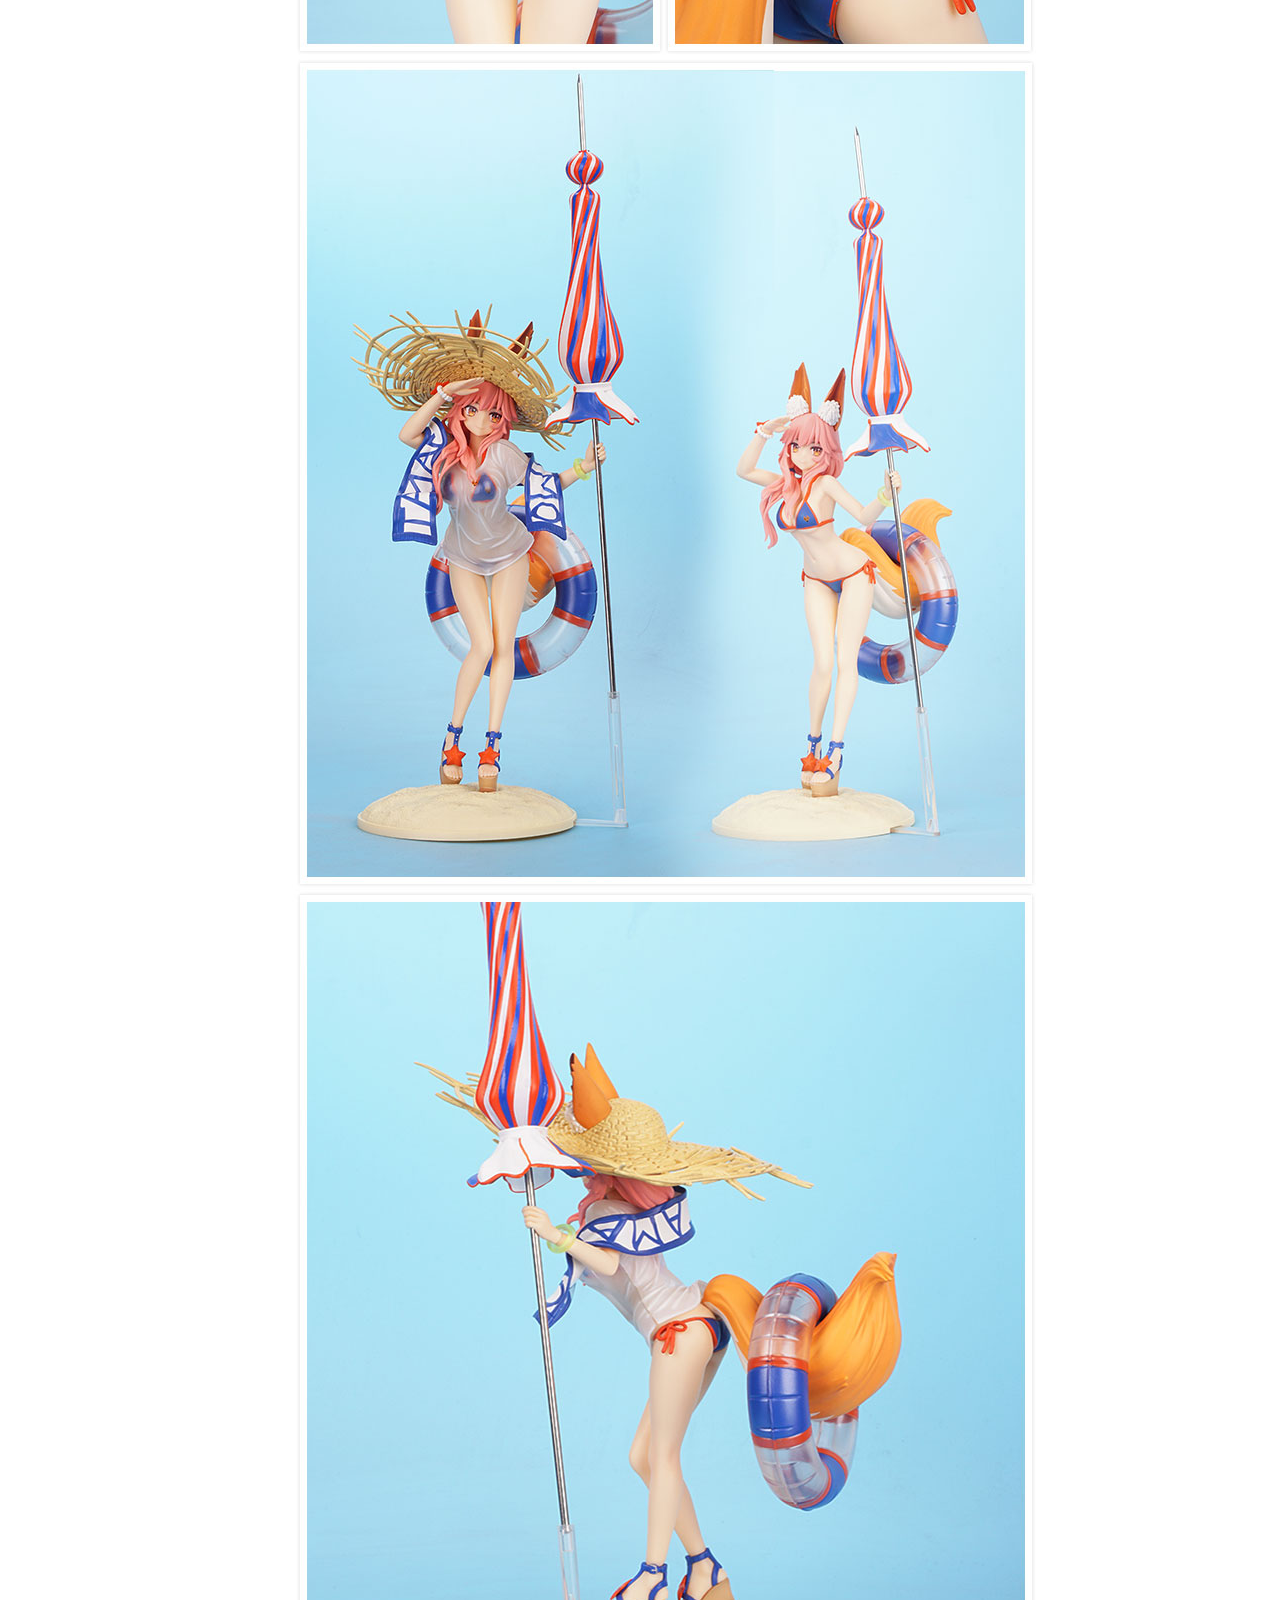
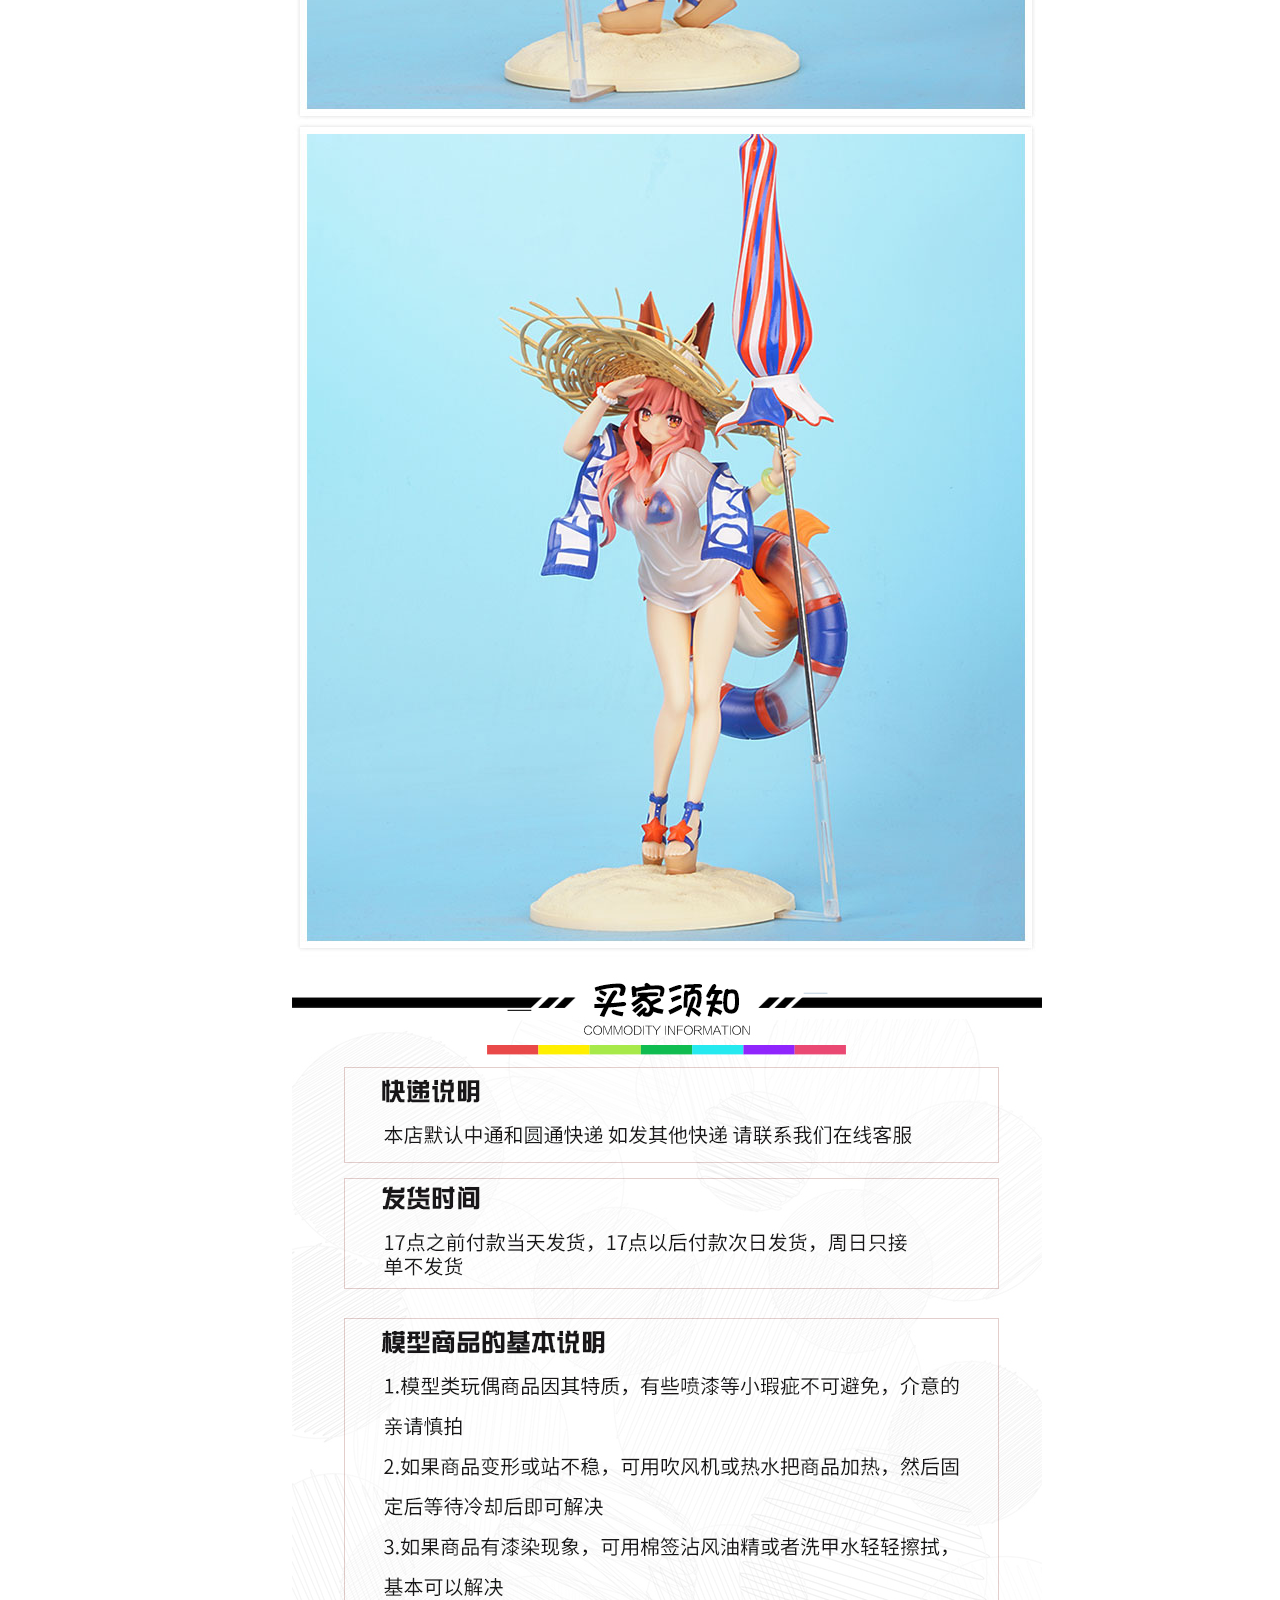
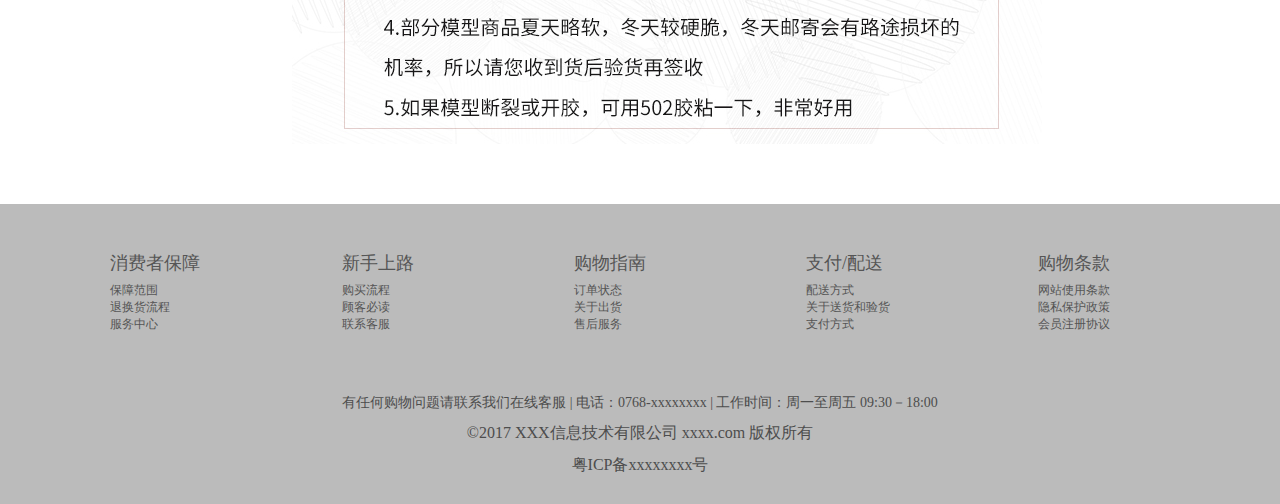
<file: product/ClayMan1b_!!cm0301.html>
<!DOCTYPE html PUBLIC "-//W3C//DTD XHTML 1.0 Transitional//EN" "http://www.w3.org/TR/xhtml1/DTD/xhtml1-transitional.dtd">
<html xmlns="http://www.w3.org/1999/xhtml">
<head>
<meta http-equiv="Content-Type" content="text/html; charset=utf-8" />
<meta name="viewport” content=”width=device-width, initial-scale=1.0, minimum-scale=0.5, maximum-scale=2.0, user-scalable=no" />
<script src="../jquery.min.js" type="text/javascript"></script>
<script src="../index.js" type="text/javascript"></script>
<title>商品详情</title>
<link rel="stylesheet" href="detail.css">
<link rel="stylesheet" href="../style.css">
<link rel="stylesheet" href="shouye.css">
<script>
$(document).ready(function(){
	var $miaobian=$('.Xcontent08>div');
	var $huantu=$('.Xcontent06>img');
	var $miaobian1=$('.Xcontent26>div');
	$miaobian.mousemove(function(){miaobian(this);});
	$miaobian1.click(function(){miaobian1(this);});
	function miaobian(thisMb){
		for(var i=0; i<$miaobian.length; i++){
			$miaobian[i].style.borderColor = '#dedede';
		}
		thisMb.style.borderColor = '#cd2426';
	
		$huantu[0].src = thisMb.children[0].src;
	}
	function miaobian1(thisMb1){
		for(var i=0; i<$miaobian1.length; i++){
			$miaobian1[i].style.borderColor = '#dedede';
		}
	//		thisMb.style.borderColor = '#cd2426';
		$miaobian.css('border-color','#dedede');
		thisMb1.style.borderColor = '#cd2426';
		$huantu[0].src = thisMb1.children[0].src;
	}
			$(".Xcontent33").click(function(){
			var value=parseInt($('.input').val())+1;
			$('.input').val(value);
		})
	
		$(".Xcontent32").click(function(){	
			var num = $(".input").val()
			if(num>0){
				$(".input").val(num-1);
			}			
			
		})
})
</script>
</head>

<body>
<div>
    	<!--头部-->
	<div class="header">
    	<!--导航栏-->
    	<div class="nav-menu">
        	<div class="nav-bg" style="background-image:url(../imges/banner.png)"></div>
            <div class="nav-mask"></div>
            <!--导航栏菜单-->
            <div class="nav-wrapper">
            	<div class="nav-left fl">
                	<ul>
                    	<li class="nav-item ">
                        	<a class="t">欢迎光临</a>
                            <a href="../index.html" ><img src="../imges/logo.png" style="width:105px;"/></a>
                        </li>
                        <li class="nav-item login">
                        	<a href="../member/login.html" class="t">[请登录]</a>
                        </li>
                        <li class="nav-item register">
                        	<a href="../member/register.html" class="t">[免费注册]</a>
                        </li>
                    </ul>
                </div>
                <div class="nav-midden fr"></div>
                <div class="nav-right fr">
                	<ul class="fr">
                    	<li class="nav-item ">
                        	<a href="#" class="t">M订单</a>
                        </li>
                        <li class="nav-item">
                        	<a href="#" class="t">M收藏</a>
                        </li>
                        <li class="nav-item">
                        	<a href="#" class="t">M购物车</a>
                        </li>
                    </ul>
                </div>
            </div>
        </div>
        <!--banner-->
        <div class="banner"></div>
        <!--菜单栏-->
        <div class="wrapper">
        	<ul class="nav-menu">
            	<li class="nav-item all-category">
                	<a>全部分类</a>
                    <ul class="sub-nav">
                    	<li class="sub-nav-item">手办模型
                        	<div class="submenu">
                            	<div class="submenu-menu">
                                	<dl><a href="../list/list.html">粘土人</a></dl>
                                    <dl><a href="../list/list.html">高达模型</a></dl>
                                    <dl><a href="../list/list.html">纸模</a></dl>
                                    <dl><a href="../list/list.html">动漫公仔</a></dl>
                                    <dl><a href="../list/list.html">景品摆件</a></dl>
                                </div>
                                <div class="submenu-img">
                                	<img src="../imges/model.png">
                                </div>
                            </div>
                        </li>
                        <li class="sub-nav-item">动漫饰品
                        	<div class="submenu">
                            	<div class="submenu-menu">
                                    <dl><a href="../list/list.html">胸针徽章</a></dl>
                                    <dl><a href="../list/list.html">项链</a></dl>
                                    <dl><a href="../list/list.html">钥匙扣</a></dl>
                                    <dl><a href="../list/list.html">挂件</a></dl>
                                    <dl><a href="../list/list.html">手链/手镯</a></dl>
                                </div>
                                <div class="submenu-img">
                                	<img src="../imges/decorations.png">
                                </div>
                            </div>
                        </li>
                        <li class="sub-nav-item">文具箱包
                        	<div class="submenu">
                            	<div class="submenu-menu">
                                    <dl><a href="../list/list.html">书签/贴纸</a></dl>
                                    <dl><a href="../list/list.html">笔记本</a></dl>
                                    <dl><a href="../list/list.html">笔袋/文具盒</a></dl>
                                    <dl><a href="../list/list.html">明信片</a></dl>
                                    <dl><a href="../list/list.html">钱包</a></dl>
                                    <dl><a href="../list/list.html">背包/提袋</a></dl>
                                </div>
                                <div class="submenu-img">
                                	<img src="../imges/stationery.png">
                                </div>
                            </div>
                        </li>
                        <li class="sub-nav-item">衣着装备
                        	<div class="submenu">
                            	<div class="submenu-menu">
                                    <dl><a href="../list/list.html">上衣</a></dl>
                                    <dl><a href="../list/list.html">下装</a></dl>
                                    <dl><a href="../list/list.html">抱枕</a></dl>
                                    <dl><a href="../list/list.html">手表</a></dl>
                                    <dl><a href="../list/list.html">雨伞</a></dl>
                                    <dl><a href="../list/list.html">鼠标垫</a></dl>
                                </div>
                                <div class="submenu-img">
                                	<img src="../imges/clothes.png">
                                </div>
                            </div>
                        </li>
                        <li class="sub-nav-item">桌游，玩具
                        	<div class="submenu">
                            	<div class="submenu-menu">
                                    <dl><a href="../list/list.html">桌游卡牌</a></dl>
                                    <dl><a href="../list/list.html">扑克牌</a></dl>
                                    <dl><a href="../list/list.html">盒蛋/扭蛋</a></dl>
                                    <dl><a href="../list/list.html">人偶/摆件</a></dl>
                                </div>
                                <div class="submenu-img">
                                	<img src="../imges/card.png">
                                </div>
                            </div>
                        </li>
                        <li class="sub-nav-item">游戏
                        	<div class="submenu">
                            	<div class="submenu-menu">
                                    <dl><a href="../list/list.html">益智游戏</a></dl>
                                    <dl><a href="../list/list.html">策略游戏</a></dl>
                                    <dl><a href="../list/list.html">动作游戏</a></dl>
                                    <dl><a href="../list/list.html">塔防游戏</a></dl>
                                    <dl><a href="../list/list.html">卡牌游戏</a></dl>
                                </div>
                                <div class="submenu-img">
                                	<img src="../imges/game.png">
                                </div>
                            </div>
                        </li>
                        <li class="sub-nav-item">漫画连载
                        	<div class="submenu">
                            	<div class="submenu-menu">
                                    <dl><a href="../list/list.html">搞笑</a></dl>
                                    <dl><a href="../list/list.html">魔幻</a></dl>
                                    <dl><a href="../list/list.html">科技</a></dl>
                                    <dl><a href="../list/list.html">战争</a></dl>
                                    <dl><a href="../list/list.html">同人</a></dl>
                                </div>
                                <div class="submenu-img">
                                	<img src="../imges/cartoon.png">
                                </div>
                            </div>
                        </li>
                    </ul>
                </li>
                <li class="nav-item category"><a href="../index.html" class="c">首页</a></li>
                <li class="nav-item category"><a href="#" class="c">新品上架</a></li>
                <li class="nav-item category"><a href="#" class="c">热销产品</a></li>
                <li class="nav-item category"><a href="#" class="c">店铺加盟</a></li>
                <div>
                    <form method="get" action="">
                        <div><input class="submit formr" type="submit" value=""></div>
                        <div><input class="text formr" type="text" name="select" value=" 请输入您要搜索的商品关键字" style="color: rgb(153, 153, 153);" autocomplete="off"></div>
                    </form>
                </div>
            </ul>
        </div>
    </div>
    <!--商品详情-->
    <div class="main">
    	<div class="wrap-sp">
        	<div class="bread-nav">
            	<a href="#">手办模型</a><span>&gt;</span><a href="#">粘土人</a><span>&gt;</span><span>国产现货Fate/Grand Order FGO LANCER玉藻前手办</span>
            </div>
            <div class="Xcontent">
            	<form action="" method="get">
                <ul class="Xcontent01">
                    <div class="Xcontent06"><img src="../imges/models/clay-man/ClayMan1b_!!cm0301.jpg"></div>
                    <ol class="Xcontent08">
                        <div class="Xcontent07"><img src="../imges/models/clay-man/ClayMan1b_!!cm0301.jpg"></div>
                        <div class="Xcontent09"><img src="../imges/models/clay-man/ClayMan1b_!!cm0302.jpg"></div>
                        <div class="Xcontent10"><img src="../imges/models/clay-man/ClayMan1b_!!cm0303.jpg"></div>
                        <div class="Xcontent11"><img src="../imges/models/clay-man/ClayMan1b_!!cm0304.jpg"></div>
                        <div class="Xcontent12"><img src="../imges/models/clay-man/ClayMan1b_!!cm0305.jpg"></div>
                    </ol>
                    <ol class="Xcontent13">
                        <div class="Xcontent14"><a href="#"><p>国产现货Fate/Grand Order FGO LANCER玉藻前手办</p></a></div>
                        <div class="Xcontent15"><img src="../imges/X11.png"></div>
                        <div class="Xcontent16"><p></p></div>
                        <div class="Xcontent17">
                            <p class="Xcontent18">售价</p>
                            <p class="Xcontent19">￥<span>155.00</span></p>
                            <div class="Xcontent20">
                                <p class="Xcontent21">促销</p>
                                <img src="../imges/X12.png">
                                <p class="Xcontent22">领610元新年礼券，满再赠好礼</p>
                            </div>
                            <div class="Xcontent23">
                                <p class="Xcontent24">服务</p>
                                <p class="Xcontent25">30天无忧退货&nbsp;&nbsp;&nbsp;&nbsp;       48小时快速退款 &nbsp;&nbsp;&nbsp;&nbsp;        满88元免邮</p>
                            </div>
                            
                        </div>
                        <div class="Xcontent26">
                            <p class="Xcontent27">颜色</p>
                            <div class="Xcontent28"><img  src="../imges/models/clay-man/ClayMan1b_!!cm0301.jpg"></div>
                        </div>
                        <div class="Xcontent30">
                            <p class="Xcontent31">数量</p>
                            <div class="Xcontent32"><img src="../imges/X15.png"></div>
                            <input type="text" class="input" value="1">
                            <div class="Xcontent33"><img src="../imges/16.png"></div>
                        </div>
                        <div class="Xcontent34"><a href="#"><img src="../imges/X17.png"></a></div>
                        <div class="Xcontent35"><a href="#"><img src="../imges/X18.png"></a></div>
                    </ol>
                </ul>
                </form>
            </div>
            <div class="Xdetail">
            	<div class="left-detail adetail">商品搜索</div>
            	<div class="right-detail adetail">
                    <img src="../imges/models/clay-man/ClayMan1b_!!cm0306.jpg"/>
                    <img src="../imges/models/clay-man/ClayMan1b_!!cm0307.jpg"/>
                    <img src="../imges/models/clay-man/ClayMan1b_!!cm0308.jpg"/>
                    <img src="../imges/models/clay-man/ClayMan1b_!!cm0309.jpg"/>
                    <img src="../imges/models/clay-man/ClayMan1b_!!cm0310.jpg"/>
                    <img src="../imges/models/clay-man/ClayMan1b_!!cm0311.jpg"/>
                    <img src="../imges/models/clay-man/ClayMan1b_!!cm0312.jpg"/>
                    <img src="../imges/models/clay-man/ClayMan1b_!!cm0313.jpg"/>
                    <img src="../imges/models/clay-man/ClayMan1b_!!cm0314.jpg"/>
                    <img src="../imges/models/clay-man/ClayMan1b_!!cm0315.jpg"/>
                </div>
            </div>
            <div style="clear:both;"></div>
        </div>
    </div>
    <!--页尾-->
    <div class="footer">
   		<div class="footer-wrapper">
        <div style="height:135px">
            <div class='info-block'>
                <strong>消费者保障</strong>
                <div class="info-text">
                    <div><a href="#">保障范围</a></div>
                    <div><a href="#">退换货流程</a></div>
                    <div><a href="#">服务中心</a></div>
                </div>
            </div> 
            <div class='info-block'>
                <strong>新手上路</strong>
                <div class="info-text">
                    <div><a href="#">购买流程</a></div>
                    <div><a href="#">顾客必读</a></div>
                    <div><a href="#">联系客服</a></div>
                </div>
            </div> 
            <div class='info-block'>
                <strong>购物指南</strong>
                <div class="info-text">
                    <div><a href="#">订单状态</a></div>
                    <div><a href="#">关于出货</a></div>
                    <div><a href="#">售后服务</a></div>
                </div>
            </div> 
            <div class='info-block'>
                <strong>支付/配送</strong>
                <div class="info-text">
                    <div><a href="#">配送方式</a></div>
                    <div><a href="#">关于送货和验货</a></div>
                    <div><a href="#">支付方式</a></div>
                </div>
            </div> 
            <div class='info-block'>
                <strong>购物条款</strong>
                <div class="info-text">
                    <div><a href="#">网站使用条款</a></div>
                    <div><a href="#">隐私保护政策</a></div>
                    <div><a href="#">会员注册协议</a></div>
                </div>
            </div> 
        </div>
        </div>
        <div class="footer2 ">
        	有任何购物问题请联系我们在线客服 | 电话：0768-xxxxxxxx | 工作时间：周一至周五 09:30－18:00 
			<p>©2017 XXX信息技术有限公司 xxxx.com 版权所有</p>
            <div style="text-align: center;">粤ICP备xxxxxxxx号</div>
        </div> 
    </div>
</div>
</body>
</html>
</file>
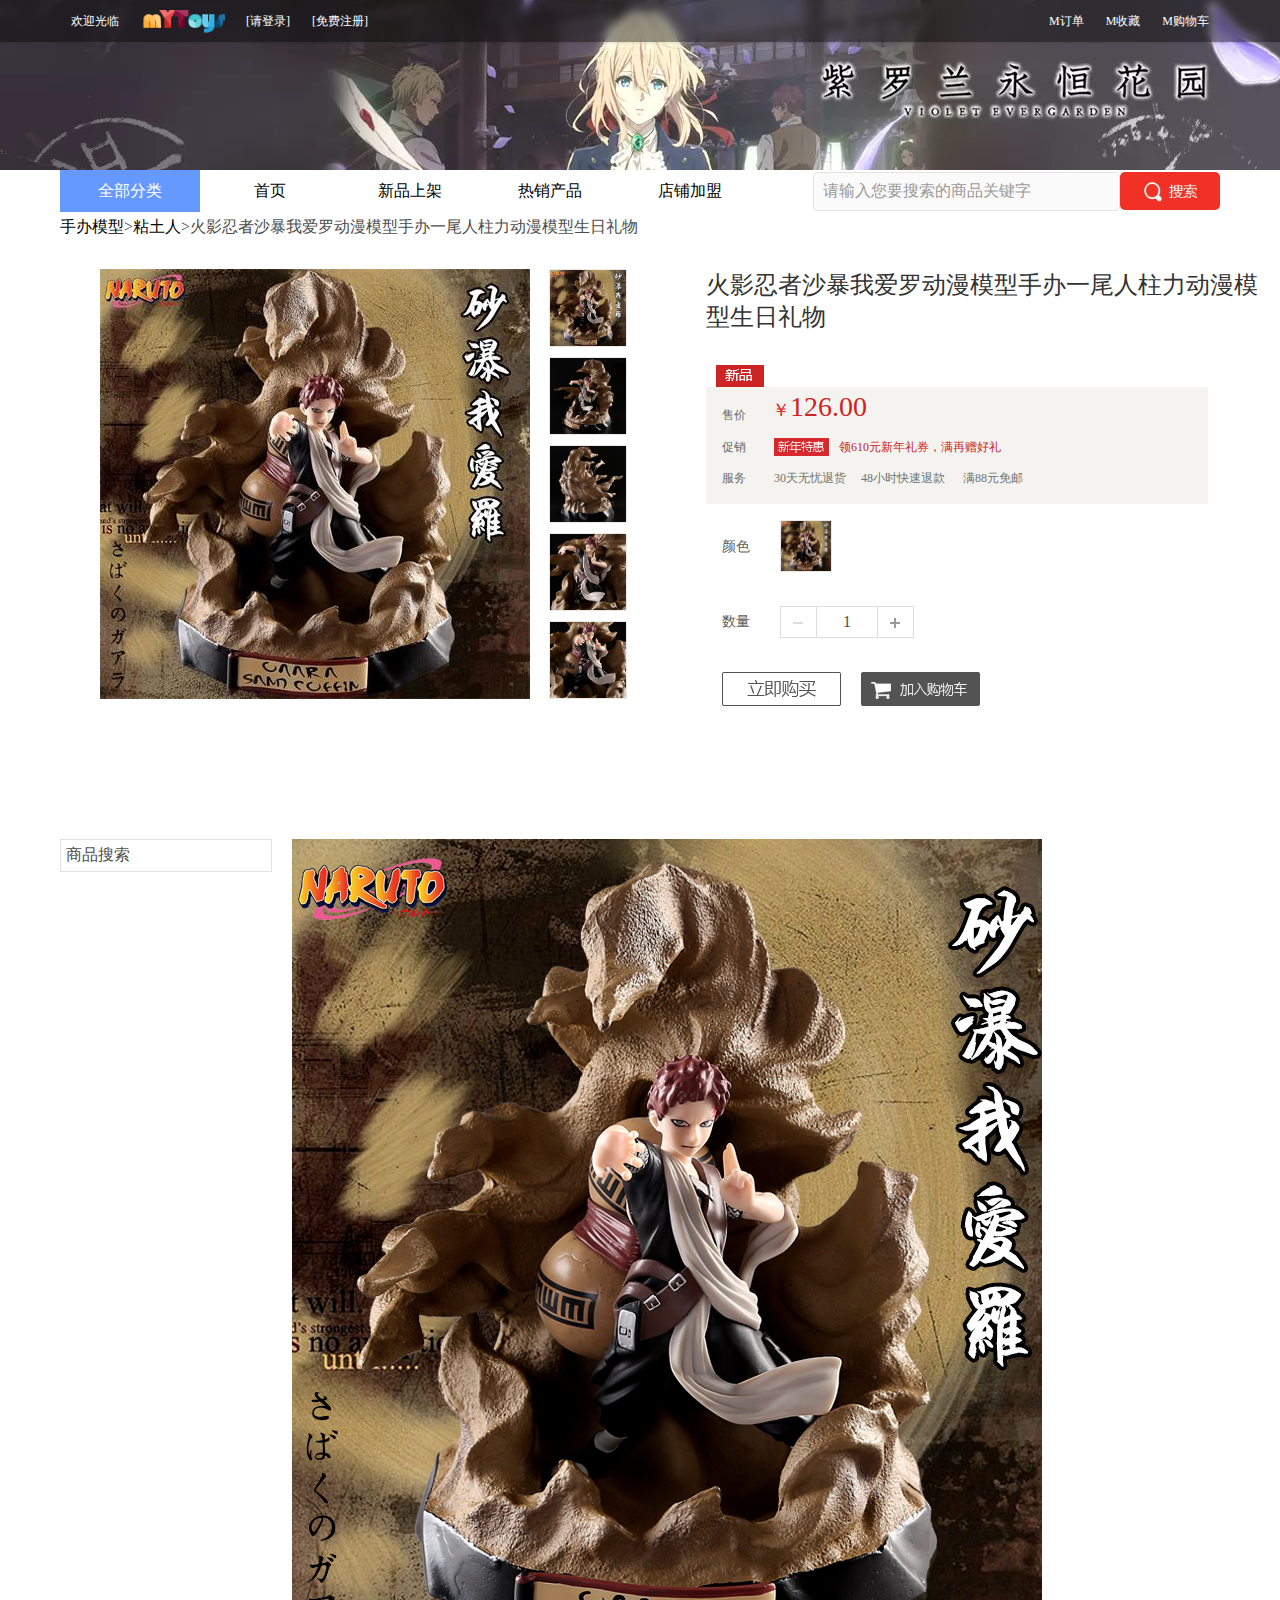
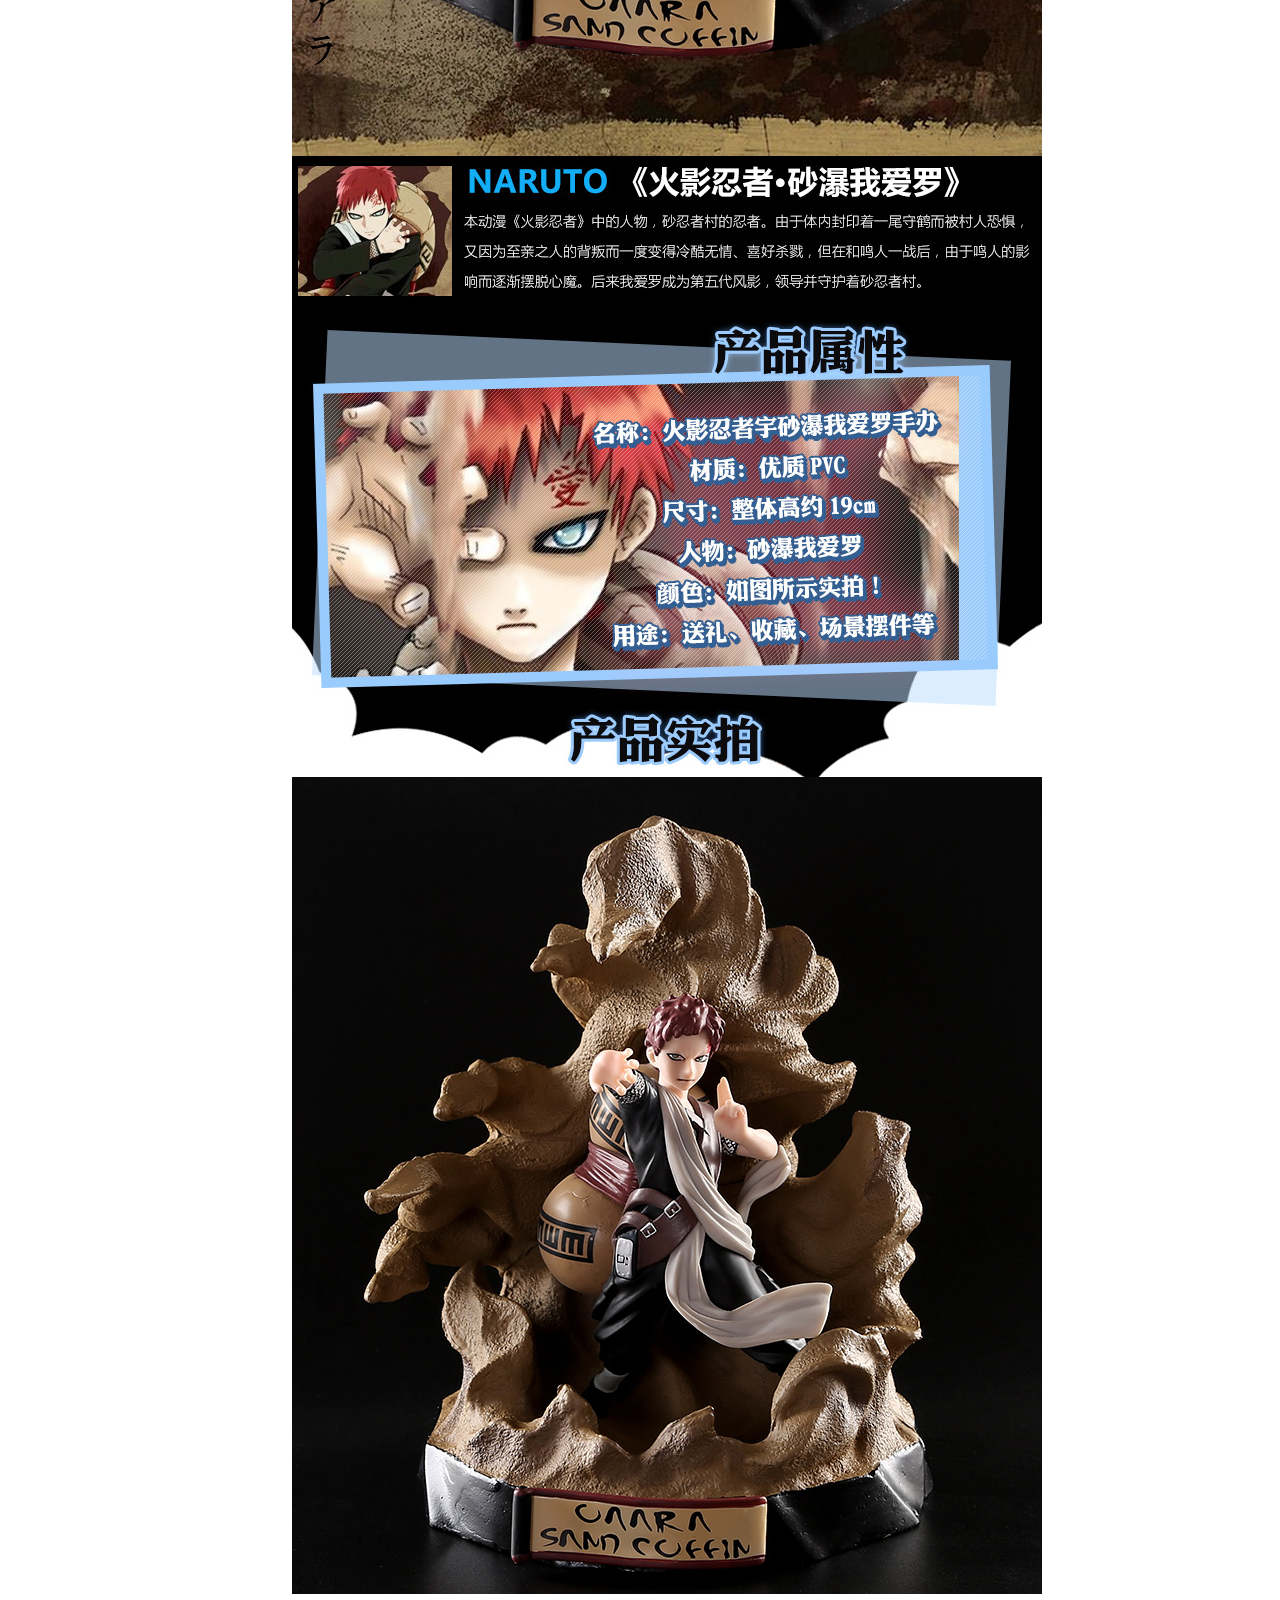
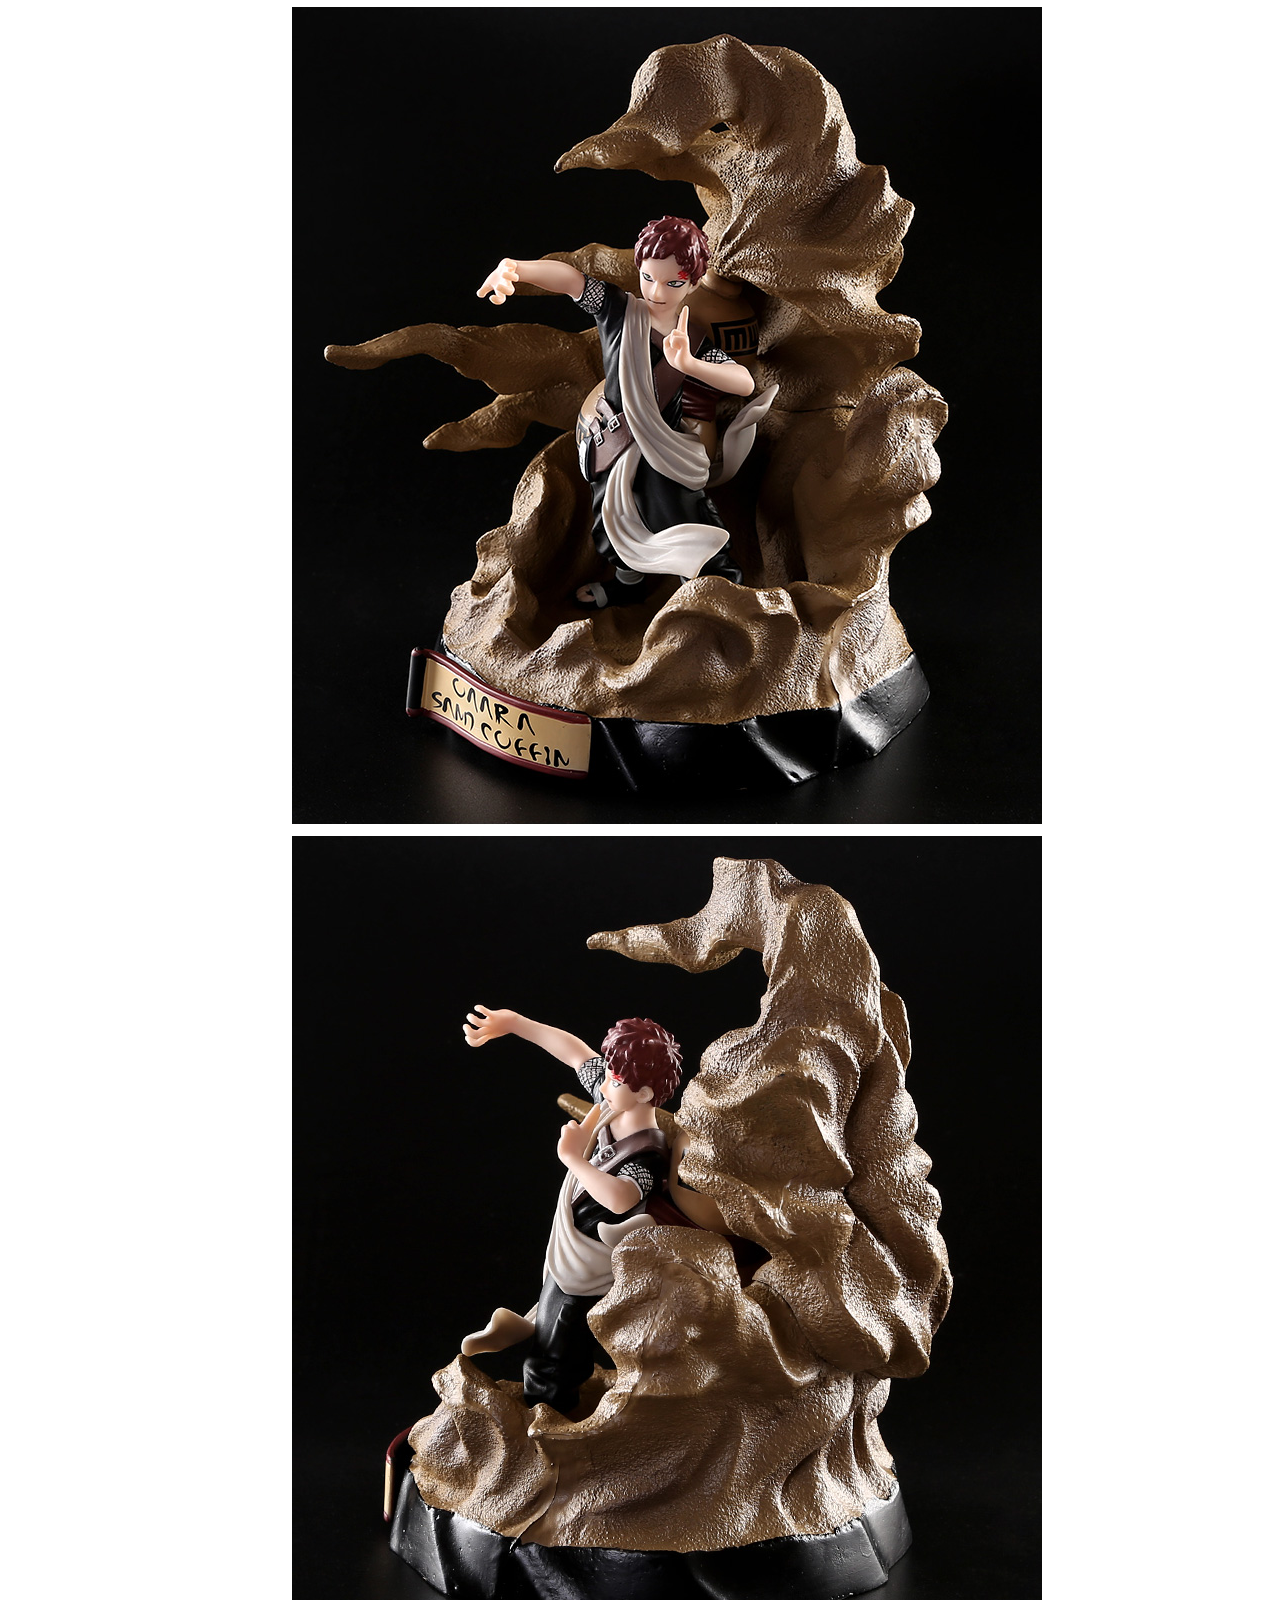
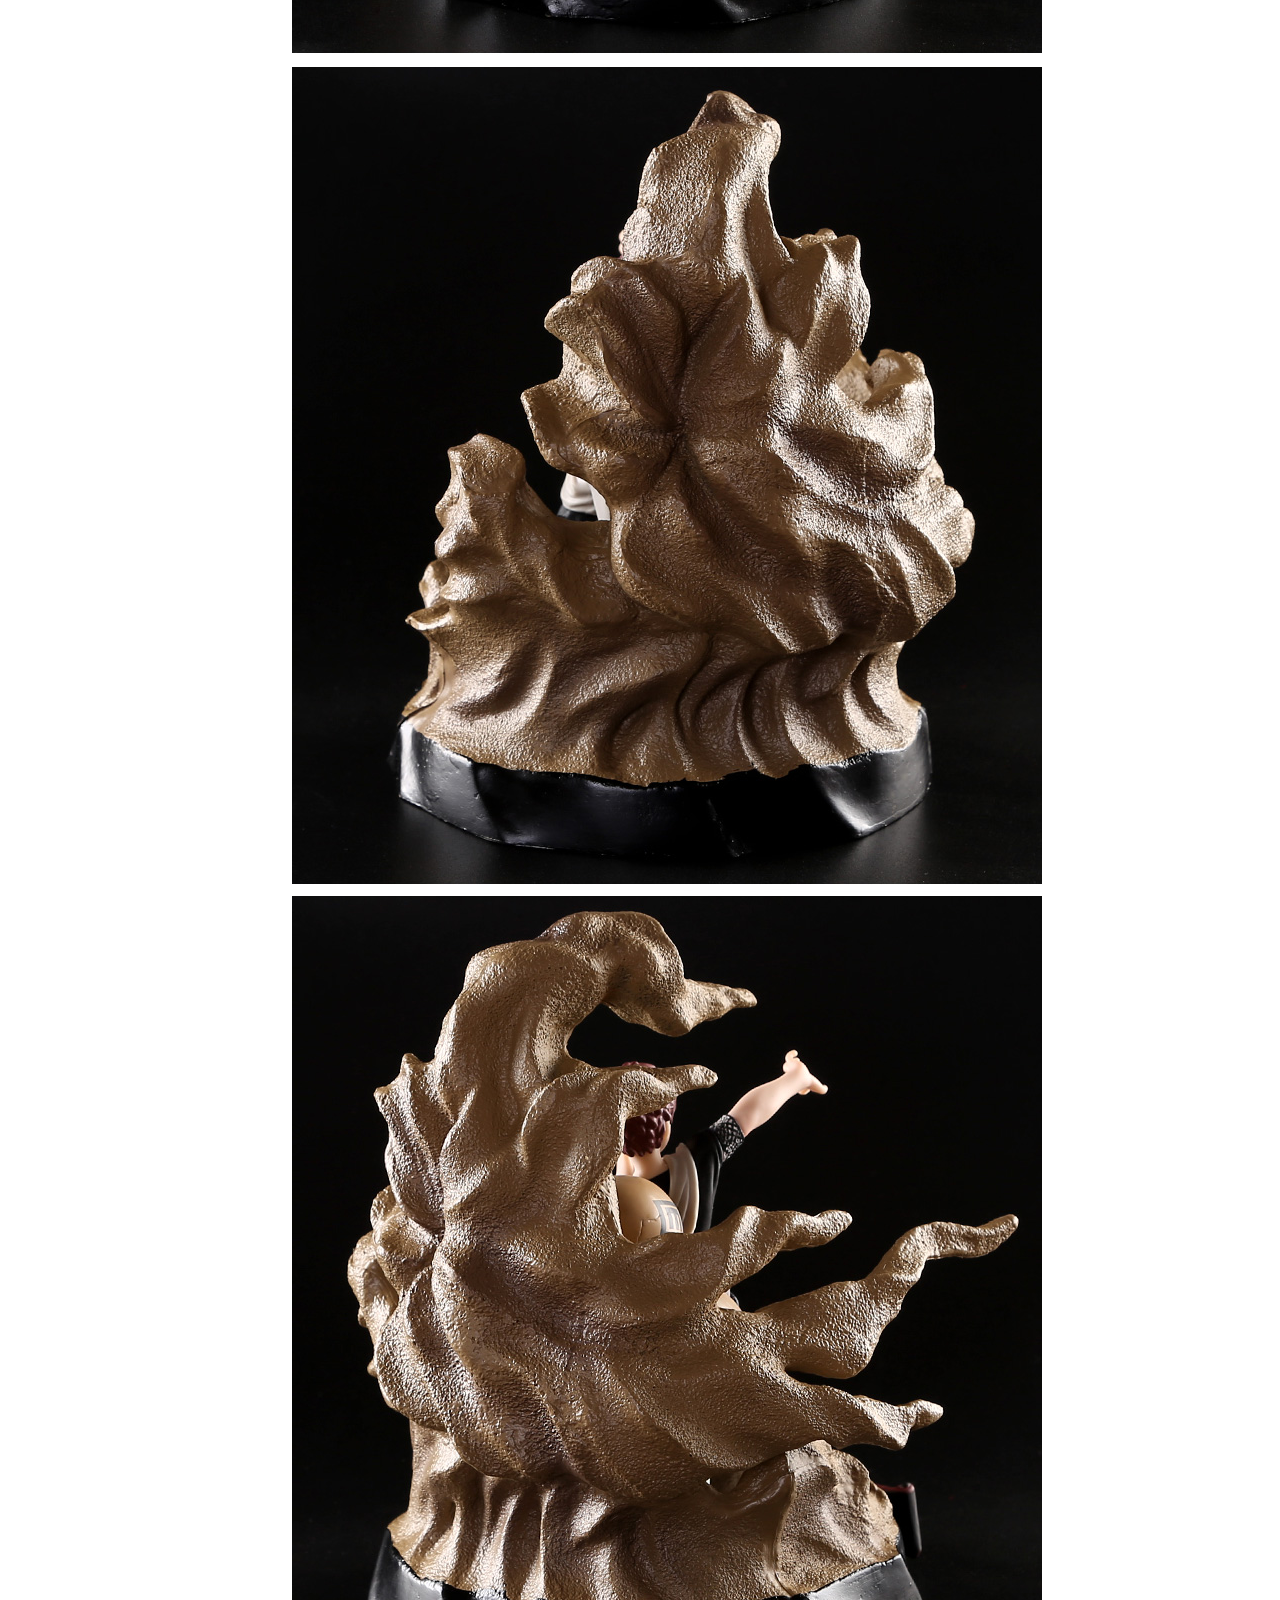
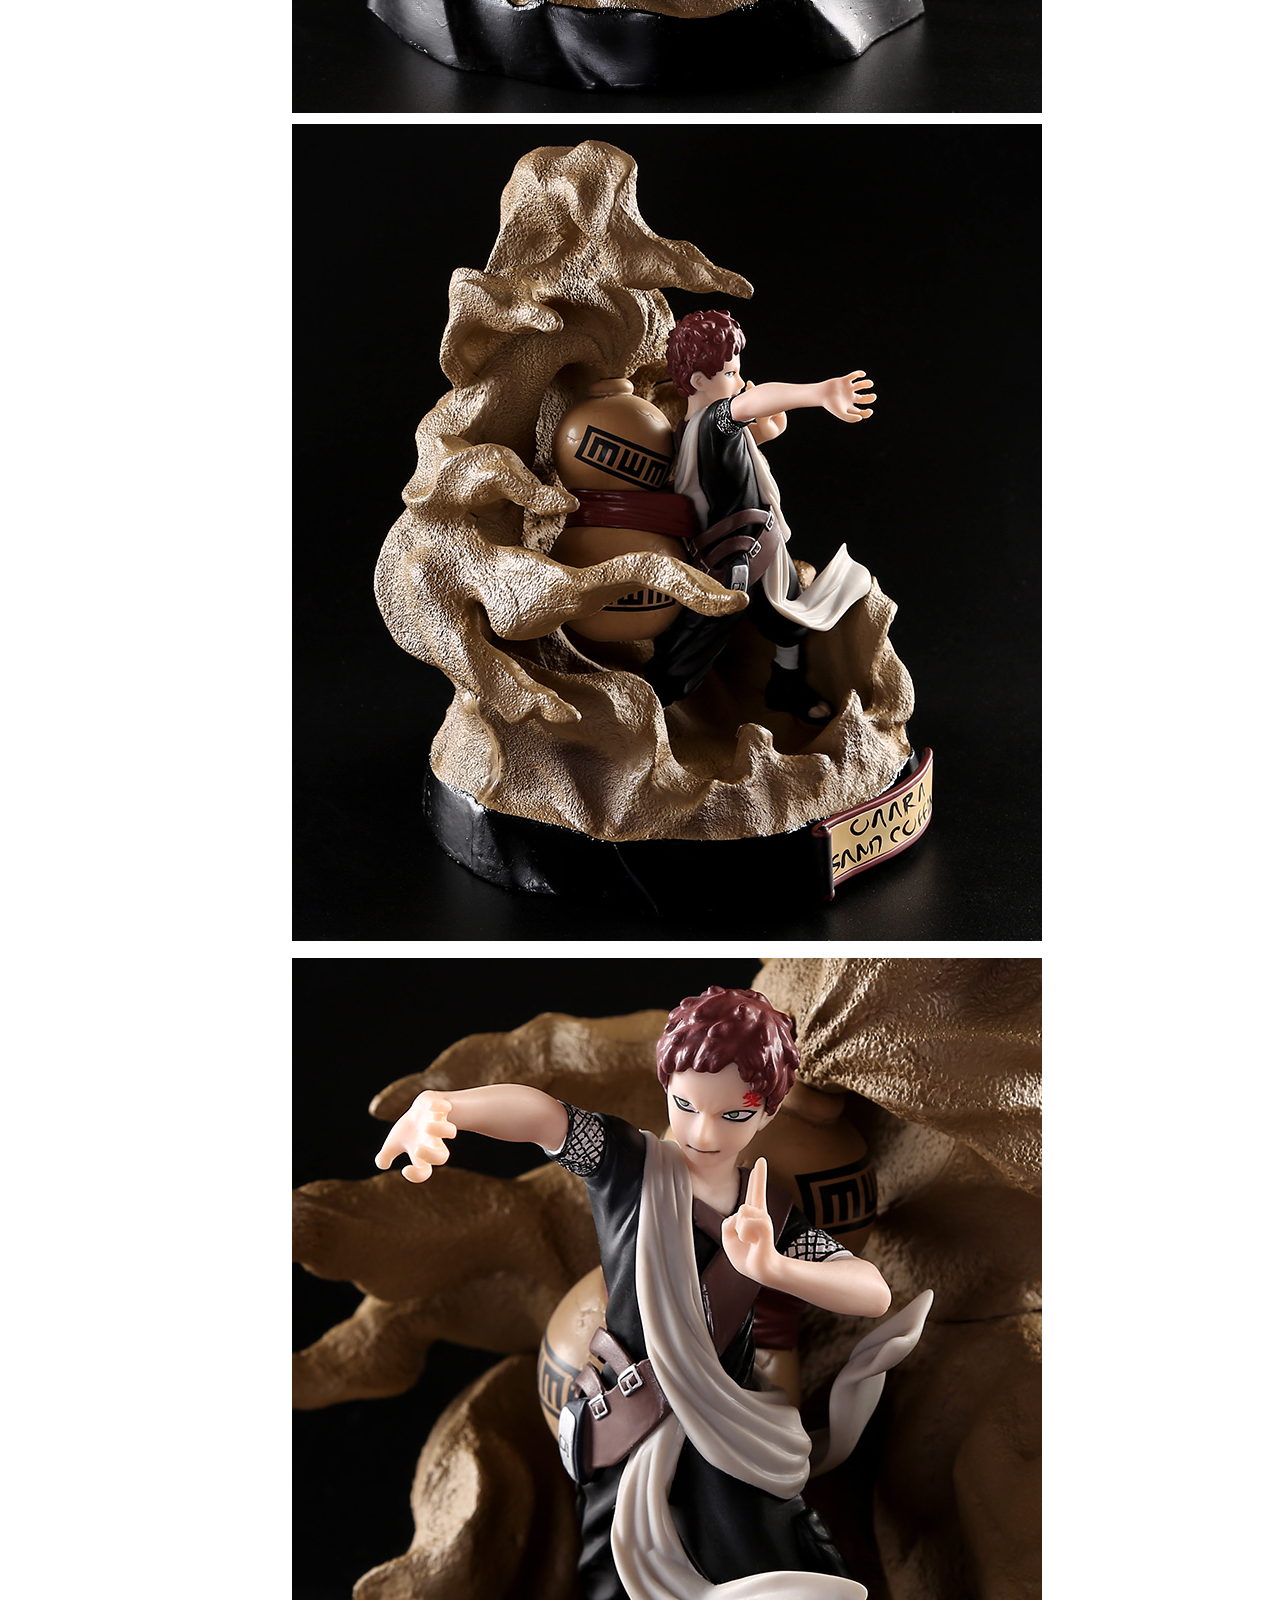
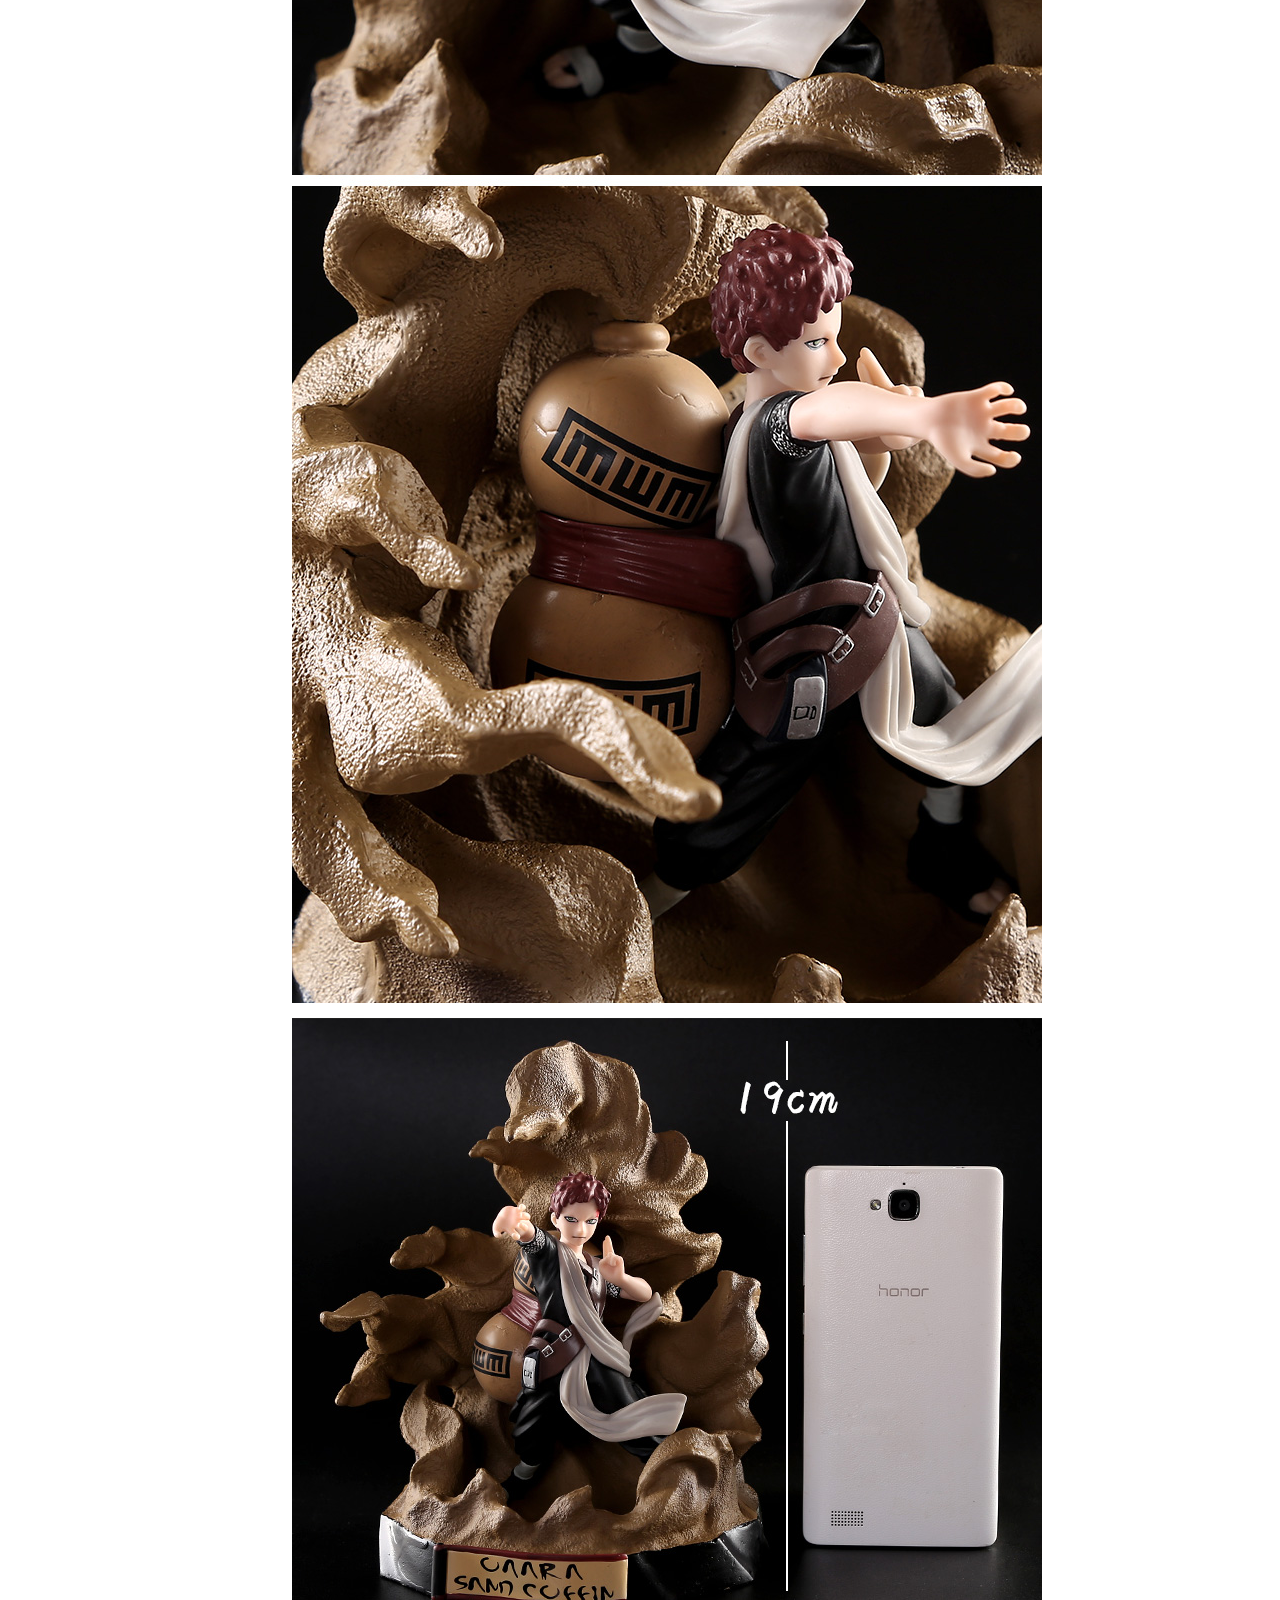
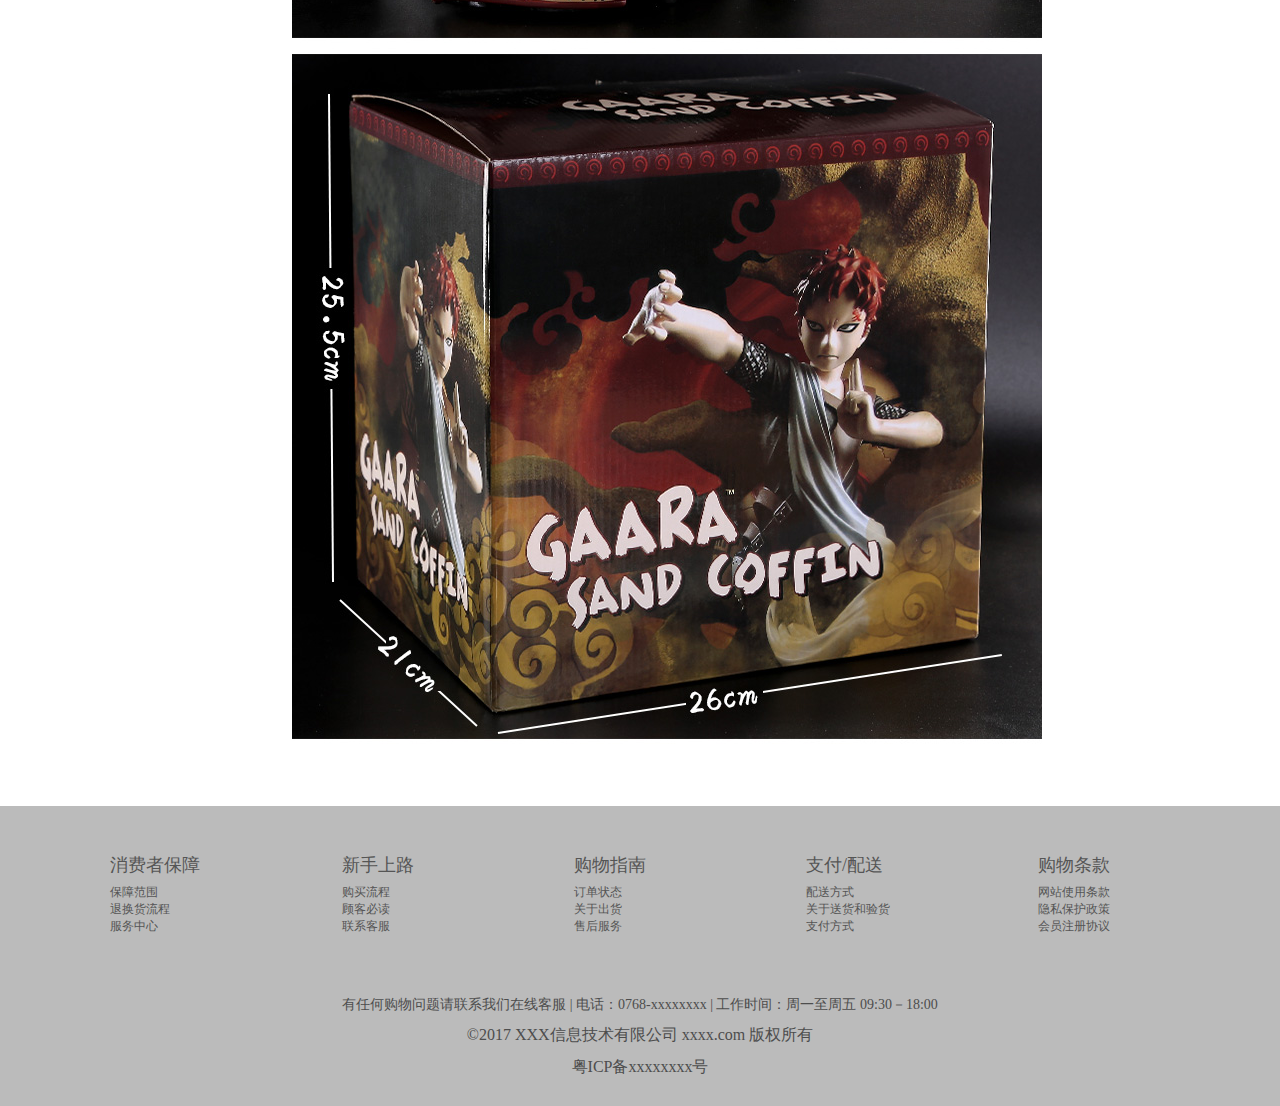
<file: product/ClayMan1b_!!cm0401.html>
<!DOCTYPE html PUBLIC "-//W3C//DTD XHTML 1.0 Transitional//EN" "http://www.w3.org/TR/xhtml1/DTD/xhtml1-transitional.dtd">
<html xmlns="http://www.w3.org/1999/xhtml">
<head>
<meta http-equiv="Content-Type" content="text/html; charset=utf-8" />
<meta name="viewport” content=”width=device-width, initial-scale=1.0, minimum-scale=0.5, maximum-scale=2.0, user-scalable=no" />
<script src="../jquery.min.js" type="text/javascript"></script>
<script src="../index.js" type="text/javascript"></script>
<title>商品详情</title>
<link rel="stylesheet" href="detail.css">
<link rel="stylesheet" href="../style.css">
<link rel="stylesheet" href="shouye.css">
<script>
$(document).ready(function(){
	var $miaobian=$('.Xcontent08>div');
	var $huantu=$('.Xcontent06>img');
	var $miaobian1=$('.Xcontent26>div');
	$miaobian.mousemove(function(){miaobian(this);});
	$miaobian1.click(function(){miaobian1(this);});
	function miaobian(thisMb){
		for(var i=0; i<$miaobian.length; i++){
			$miaobian[i].style.borderColor = '#dedede';
		}
		thisMb.style.borderColor = '#cd2426';
	
		$huantu[0].src = thisMb.children[0].src;
	}
	function miaobian1(thisMb1){
		for(var i=0; i<$miaobian1.length; i++){
			$miaobian1[i].style.borderColor = '#dedede';
		}
	//		thisMb.style.borderColor = '#cd2426';
		$miaobian.css('border-color','#dedede');
		thisMb1.style.borderColor = '#cd2426';
		$huantu[0].src = thisMb1.children[0].src;
	}
			$(".Xcontent33").click(function(){
			var value=parseInt($('.input').val())+1;
			$('.input').val(value);
		})
	
		$(".Xcontent32").click(function(){	
			var num = $(".input").val()
			if(num>0){
				$(".input").val(num-1);
			}			
			
		})
})
</script>
</head>

<body>
<div>
    	<!--头部-->
	<div class="header">
    	<!--导航栏-->
    	<div class="nav-menu">
        	<div class="nav-bg" style="background-image:url(../imges/banner.png)"></div>
            <div class="nav-mask"></div>
            <!--导航栏菜单-->
            <div class="nav-wrapper">
            	<div class="nav-left fl">
                	<ul>
                    	<li class="nav-item ">
                        	<a class="t">欢迎光临</a>
                            <a href="../index.html" ><img src="../imges/logo.png" style="width:105px;"/></a>
                        </li>
                        <li class="nav-item login">
                        	<a href="../member/login.html" class="t">[请登录]</a>
                        </li>
                        <li class="nav-item register">
                        	<a href="../member/register.html" class="t">[免费注册]</a>
                        </li>
                    </ul>
                </div>
                <div class="nav-midden fr"></div>
                <div class="nav-right fr">
                	<ul class="fr">
                    	<li class="nav-item ">
                        	<a href="#" class="t">M订单</a>
                        </li>
                        <li class="nav-item">
                        	<a href="#" class="t">M收藏</a>
                        </li>
                        <li class="nav-item">
                        	<a href="#" class="t">M购物车</a>
                        </li>
                    </ul>
                </div>
            </div>
        </div>
        <!--banner-->
        <div class="banner"></div>
        <!--菜单栏-->
        <div class="wrapper">
        	<ul class="nav-menu">
            	<li class="nav-item all-category">
                	<a>全部分类</a>
                    <ul class="sub-nav">
                    	<li class="sub-nav-item">手办模型
                        	<div class="submenu">
                            	<div class="submenu-menu">
                                	<dl><a href="../list/list.html">粘土人</a></dl>
                                    <dl><a href="../list/list.html">高达模型</a></dl>
                                    <dl><a href="../list/list.html">纸模</a></dl>
                                    <dl><a href="../list/list.html">动漫公仔</a></dl>
                                    <dl><a href="../list/list.html">景品摆件</a></dl>
                                </div>
                                <div class="submenu-img">
                                	<img src="../imges/model.png">
                                </div>
                            </div>
                        </li>
                        <li class="sub-nav-item">动漫饰品
                        	<div class="submenu">
                            	<div class="submenu-menu">
                                    <dl><a href="../list/list.html">胸针徽章</a></dl>
                                    <dl><a href="../list/list.html">项链</a></dl>
                                    <dl><a href="../list/list.html">钥匙扣</a></dl>
                                    <dl><a href="../list/list.html">挂件</a></dl>
                                    <dl><a href="../list/list.html">手链/手镯</a></dl>
                                </div>
                                <div class="submenu-img">
                                	<img src="../imges/decorations.png">
                                </div>
                            </div>
                        </li>
                        <li class="sub-nav-item">文具箱包
                        	<div class="submenu">
                            	<div class="submenu-menu">
                                    <dl><a href="../list/list.html">书签/贴纸</a></dl>
                                    <dl><a href="../list/list.html">笔记本</a></dl>
                                    <dl><a href="../list/list.html">笔袋/文具盒</a></dl>
                                    <dl><a href="../list/list.html">明信片</a></dl>
                                    <dl><a href="../list/list.html">钱包</a></dl>
                                    <dl><a href="../list/list.html">背包/提袋</a></dl>
                                </div>
                                <div class="submenu-img">
                                	<img src="../imges/stationery.png">
                                </div>
                            </div>
                        </li>
                        <li class="sub-nav-item">衣着装备
                        	<div class="submenu">
                            	<div class="submenu-menu">
                                    <dl><a href="../list/list.html">上衣</a></dl>
                                    <dl><a href="../list/list.html">下装</a></dl>
                                    <dl><a href="../list/list.html">抱枕</a></dl>
                                    <dl><a href="../list/list.html">手表</a></dl>
                                    <dl><a href="../list/list.html">雨伞</a></dl>
                                    <dl><a href="../list/list.html">鼠标垫</a></dl>
                                </div>
                                <div class="submenu-img">
                                	<img src="../imges/clothes.png">
                                </div>
                            </div>
                        </li>
                        <li class="sub-nav-item">桌游，玩具
                        	<div class="submenu">
                            	<div class="submenu-menu">
                                    <dl><a href="../list/list.html">桌游卡牌</a></dl>
                                    <dl><a href="../list/list.html">扑克牌</a></dl>
                                    <dl><a href="../list/list.html">盒蛋/扭蛋</a></dl>
                                    <dl><a href="../list/list.html">人偶/摆件</a></dl>
                                </div>
                                <div class="submenu-img">
                                	<img src="../imges/card.png">
                                </div>
                            </div>
                        </li>
                        <li class="sub-nav-item">游戏
                        	<div class="submenu">
                            	<div class="submenu-menu">
                                    <dl><a href="../list/list.html">益智游戏</a></dl>
                                    <dl><a href="../list/list.html">策略游戏</a></dl>
                                    <dl><a href="../list/list.html">动作游戏</a></dl>
                                    <dl><a href="../list/list.html">塔防游戏</a></dl>
                                    <dl><a href="../list/list.html">卡牌游戏</a></dl>
                                </div>
                                <div class="submenu-img">
                                	<img src="../imges/game.png">
                                </div>
                            </div>
                        </li>
                        <li class="sub-nav-item">漫画连载
                        	<div class="submenu">
                            	<div class="submenu-menu">
                                    <dl><a href="../list/list.html">搞笑</a></dl>
                                    <dl><a href="../list/list.html">魔幻</a></dl>
                                    <dl><a href="../list/list.html">科技</a></dl>
                                    <dl><a href="../list/list.html">战争</a></dl>
                                    <dl><a href="../list/list.html">同人</a></dl>
                                </div>
                                <div class="submenu-img">
                                	<img src="../imges/cartoon.png">
                                </div>
                            </div>
                        </li>
                    </ul>
                </li>
                <li class="nav-item category"><a href="../index.html" class="c">首页</a></li>
                <li class="nav-item category"><a href="#" class="c">新品上架</a></li>
                <li class="nav-item category"><a href="#" class="c">热销产品</a></li>
                <li class="nav-item category"><a href="#" class="c">店铺加盟</a></li>
                <div>
                    <form method="get" action="">
                        <div><input class="submit formr" type="submit" value=""></div>
                        <div><input class="text formr" type="text" name="select" value=" 请输入您要搜索的商品关键字" style="color: rgb(153, 153, 153);" autocomplete="off"></div>
                    </form>
                </div>
            </ul>
        </div>
    </div>
    <!--商品详情-->
    <div class="main">
    	<div class="wrap-sp">
        	<div class="bread-nav">
            	<a href="#">手办模型</a><span>&gt;</span><a href="#">粘土人</a><span>&gt;</span><span>火影忍者沙暴我爱罗动漫模型手办一尾人柱力动漫模型生日礼物</span>
            </div>
            <div class="Xcontent">
            	<form action="" method="get">
                <ul class="Xcontent01">
                    <div class="Xcontent06"><img src="../imges/models/clay-man/ClayMan1b_!!cm0401.jpg"></div>
                    <ol class="Xcontent08">
                        <div class="Xcontent07"><img src="../imges/models/clay-man/ClayMan1b_!!cm0401.jpg"></div>
                        <div class="Xcontent09"><img src="../imges/models/clay-man/ClayMan1b_!!cm0402.jpg"></div>
                        <div class="Xcontent10"><img src="../imges/models/clay-man/ClayMan1b_!!cm0403.jpg"></div>
                        <div class="Xcontent11"><img src="../imges/models/clay-man/ClayMan1b_!!cm0404.jpg"></div>
                        <div class="Xcontent12"><img src="../imges/models/clay-man/ClayMan1b_!!cm0405.jpg"></div>
                    </ol>
                    <ol class="Xcontent13">
                        <div class="Xcontent14"><a href="#"><p>火影忍者沙暴我爱罗动漫模型手办一尾人柱力动漫模型生日礼物</p></a></div>
                        <div class="Xcontent15"><img src="../imges/X11.png"></div>
                        <div class="Xcontent16"><p></p></div>
                        <div class="Xcontent17">
                            <p class="Xcontent18">售价</p>
                            <p class="Xcontent19">￥<span>126.00</span></p>
                            <div class="Xcontent20">
                                <p class="Xcontent21">促销</p>
                                <img src="../imges/X12.png">
                                <p class="Xcontent22">领610元新年礼券，满再赠好礼</p>
                            </div>
                            <div class="Xcontent23">
                                <p class="Xcontent24">服务</p>
                                <p class="Xcontent25">30天无忧退货&nbsp;&nbsp;&nbsp;&nbsp;       48小时快速退款 &nbsp;&nbsp;&nbsp;&nbsp;        满88元免邮</p>
                            </div>
                            
                        </div>
                        <div class="Xcontent26">
                            <p class="Xcontent27">颜色</p>
                            <div class="Xcontent28"><img  src="../imges/models/clay-man/ClayMan1b_!!cm0401.jpg"></div>
                        </div>
                        <div class="Xcontent30">
                            <p class="Xcontent31">数量</p>
                            <div class="Xcontent32"><img src="../imges/X15.png"></div>
                            <input type="text" class="input" value="1">
                            <div class="Xcontent33"><img src="../imges/16.png"></div>
                        </div>
                        <div class="Xcontent34"><a href="#"><img src="../imges/X17.png"></a></div>
                        <div class="Xcontent35"><a href="#"><img src="../imges/X18.png"></a></div>
                    </ol>
                </ul>
                </form>
            </div>
            <div class="Xdetail">
            	<div class="left-detail adetail">商品搜索</div>
            	<div class="right-detail adetail">
                    <img src="../imges/models/clay-man/ClayMan1b_!!cm0406.jpg"/>
                    <img src="../imges/models/clay-man/ClayMan1b_!!cm0407.jpg"/>
                    <img src="../imges/models/clay-man/ClayMan1b_!!cm0408.jpg"/>
                    <img src="../imges/models/clay-man/ClayMan1b_!!cm0409.jpg"/>
                    <img src="../imges/models/clay-man/ClayMan1b_!!cm0410.jpg"/>
                    <img src="../imges/models/clay-man/ClayMan1b_!!cm0411.jpg"/>
                    <img src="../imges/models/clay-man/ClayMan1b_!!cm0412.jpg"/>
                    <img src="../imges/models/clay-man/ClayMan1b_!!cm0413.jpg"/>
                    <img src="../imges/models/clay-man/ClayMan1b_!!cm0414.jpg"/>
                    <img src="../imges/models/clay-man/ClayMan1b_!!cm0415.jpg"/>
                    <img src="../imges/models/clay-man/ClayMan1b_!!cm0416.jpg"/>
                    <img src="../imges/models/clay-man/ClayMan1b_!!cm0417.jpg"/>
                </div>
            </div>
            <div style="clear:both;"></div>
        </div>
    </div>
    <!--页尾-->
    <div class="footer">
   		<div class="footer-wrapper">
        <div style="height:135px">
            <div class='info-block'>
                <strong>消费者保障</strong>
                <div class="info-text">
                    <div><a href="#">保障范围</a></div>
                    <div><a href="#">退换货流程</a></div>
                    <div><a href="#">服务中心</a></div>
                </div>
            </div> 
            <div class='info-block'>
                <strong>新手上路</strong>
                <div class="info-text">
                    <div><a href="#">购买流程</a></div>
                    <div><a href="#">顾客必读</a></div>
                    <div><a href="#">联系客服</a></div>
                </div>
            </div> 
            <div class='info-block'>
                <strong>购物指南</strong>
                <div class="info-text">
                    <div><a href="#">订单状态</a></div>
                    <div><a href="#">关于出货</a></div>
                    <div><a href="#">售后服务</a></div>
                </div>
            </div> 
            <div class='info-block'>
                <strong>支付/配送</strong>
                <div class="info-text">
                    <div><a href="#">配送方式</a></div>
                    <div><a href="#">关于送货和验货</a></div>
                    <div><a href="#">支付方式</a></div>
                </div>
            </div> 
            <div class='info-block'>
                <strong>购物条款</strong>
                <div class="info-text">
                    <div><a href="#">网站使用条款</a></div>
                    <div><a href="#">隐私保护政策</a></div>
                    <div><a href="#">会员注册协议</a></div>
                </div>
            </div> 
        </div>
        </div>
        <div class="footer2 ">
        	有任何购物问题请联系我们在线客服 | 电话：0768-xxxxxxxx | 工作时间：周一至周五 09:30－18:00 
			<p>©2017 XXX信息技术有限公司 xxxx.com 版权所有</p>
            <div style="text-align: center;">粤ICP备xxxxxxxx号</div>
        </div> 
    </div>
</div>
</body>
</html>
</file>
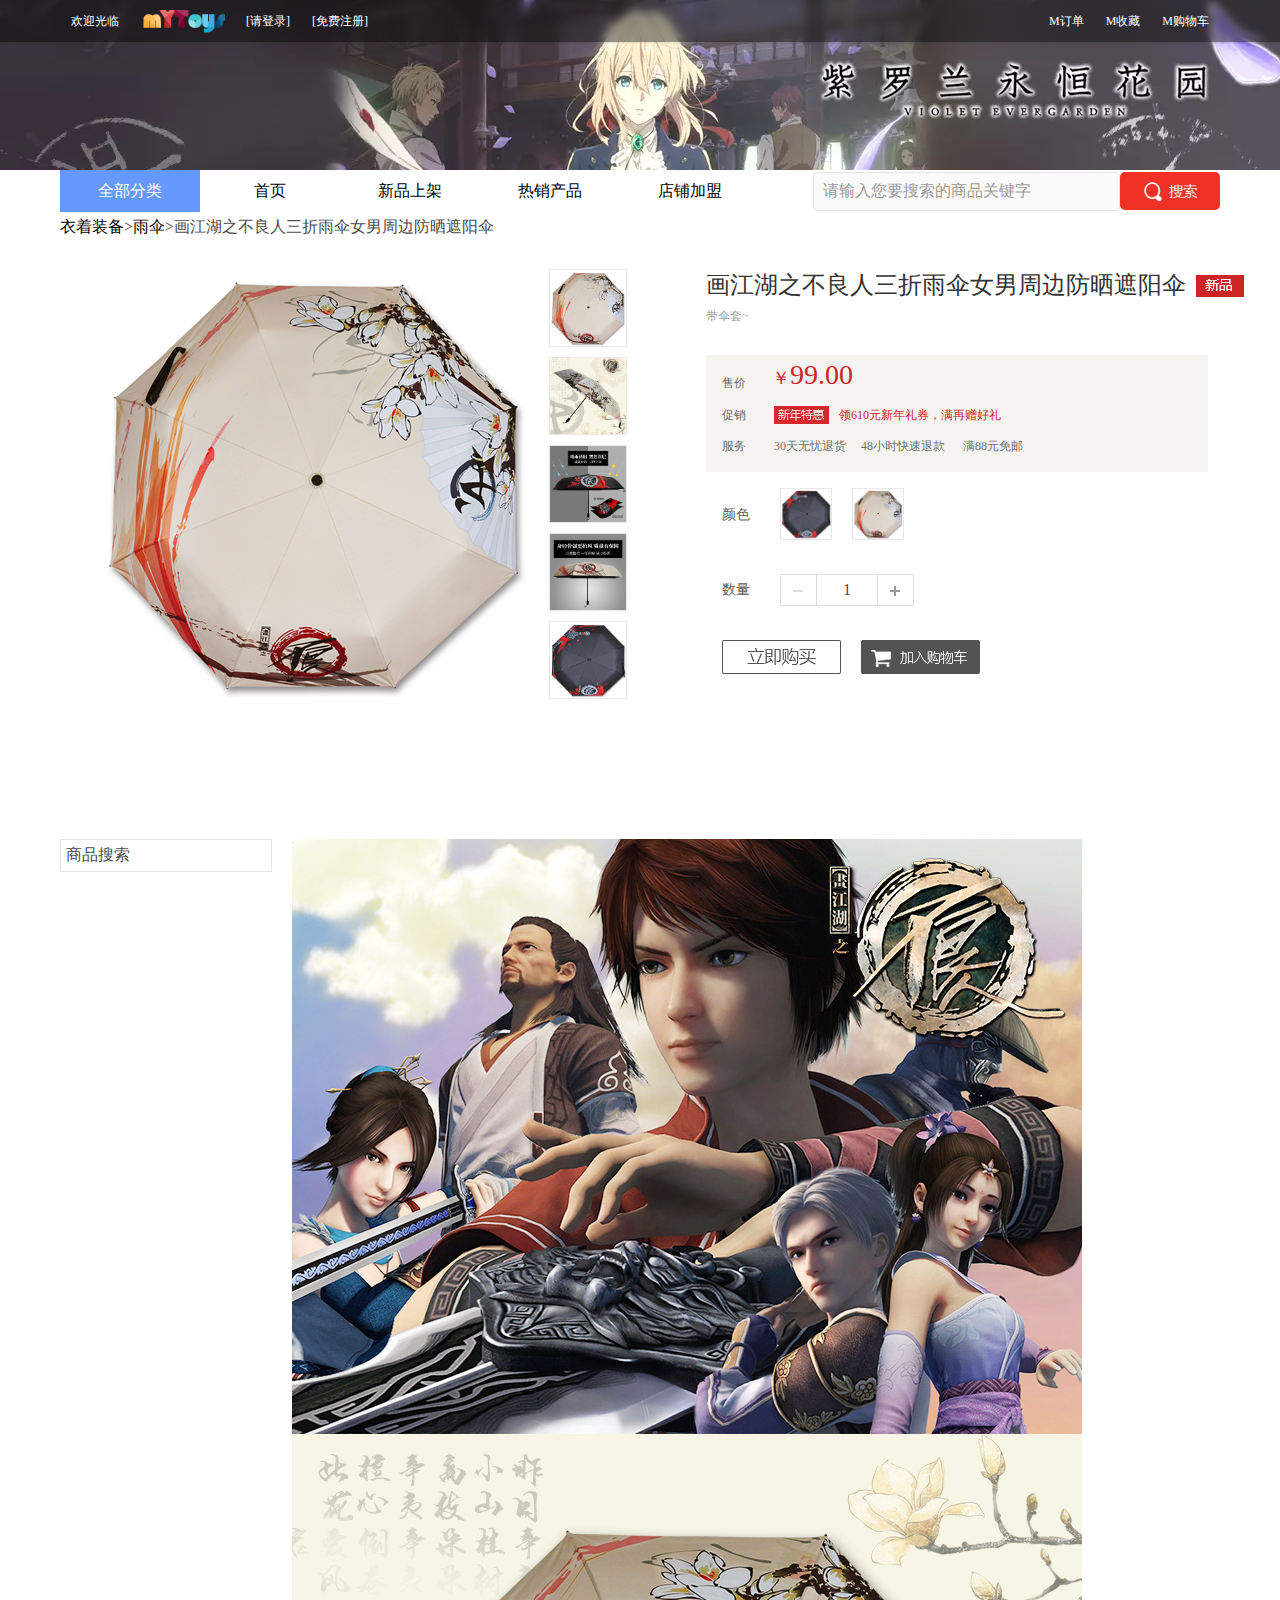
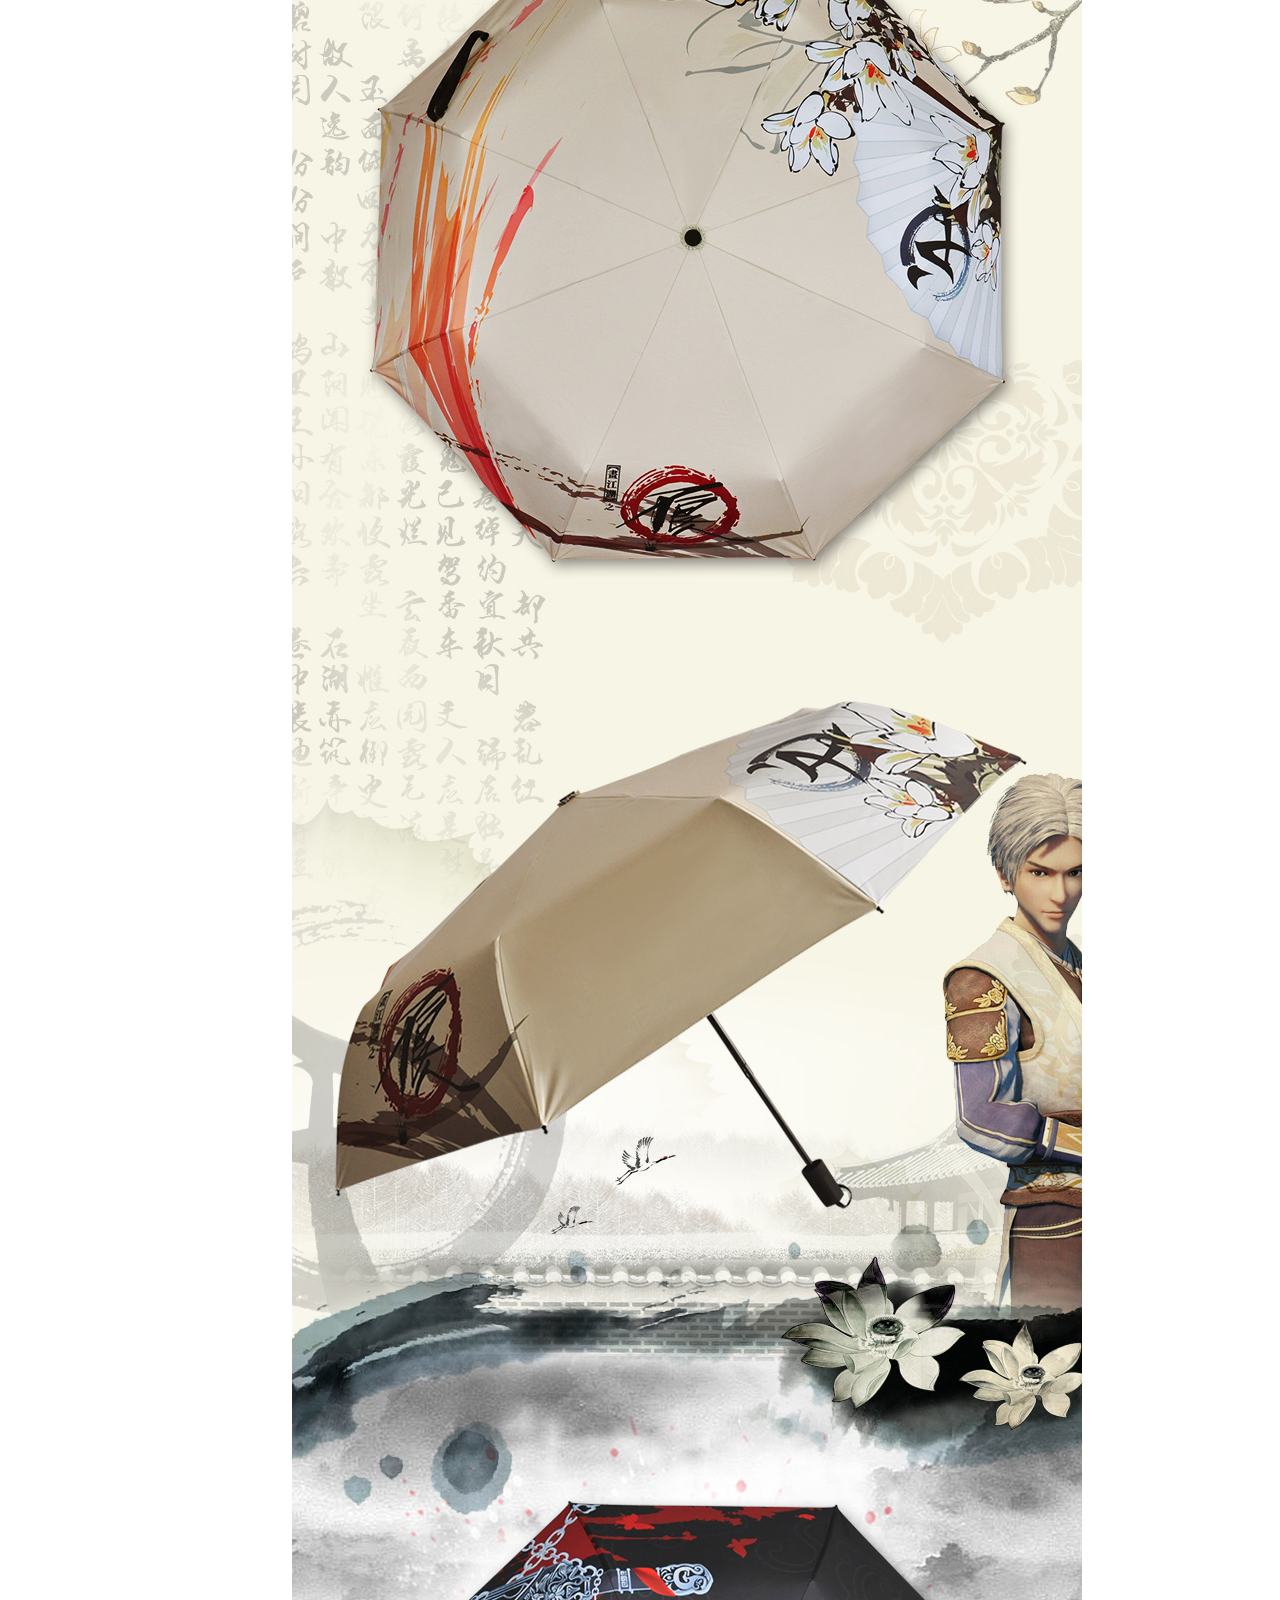
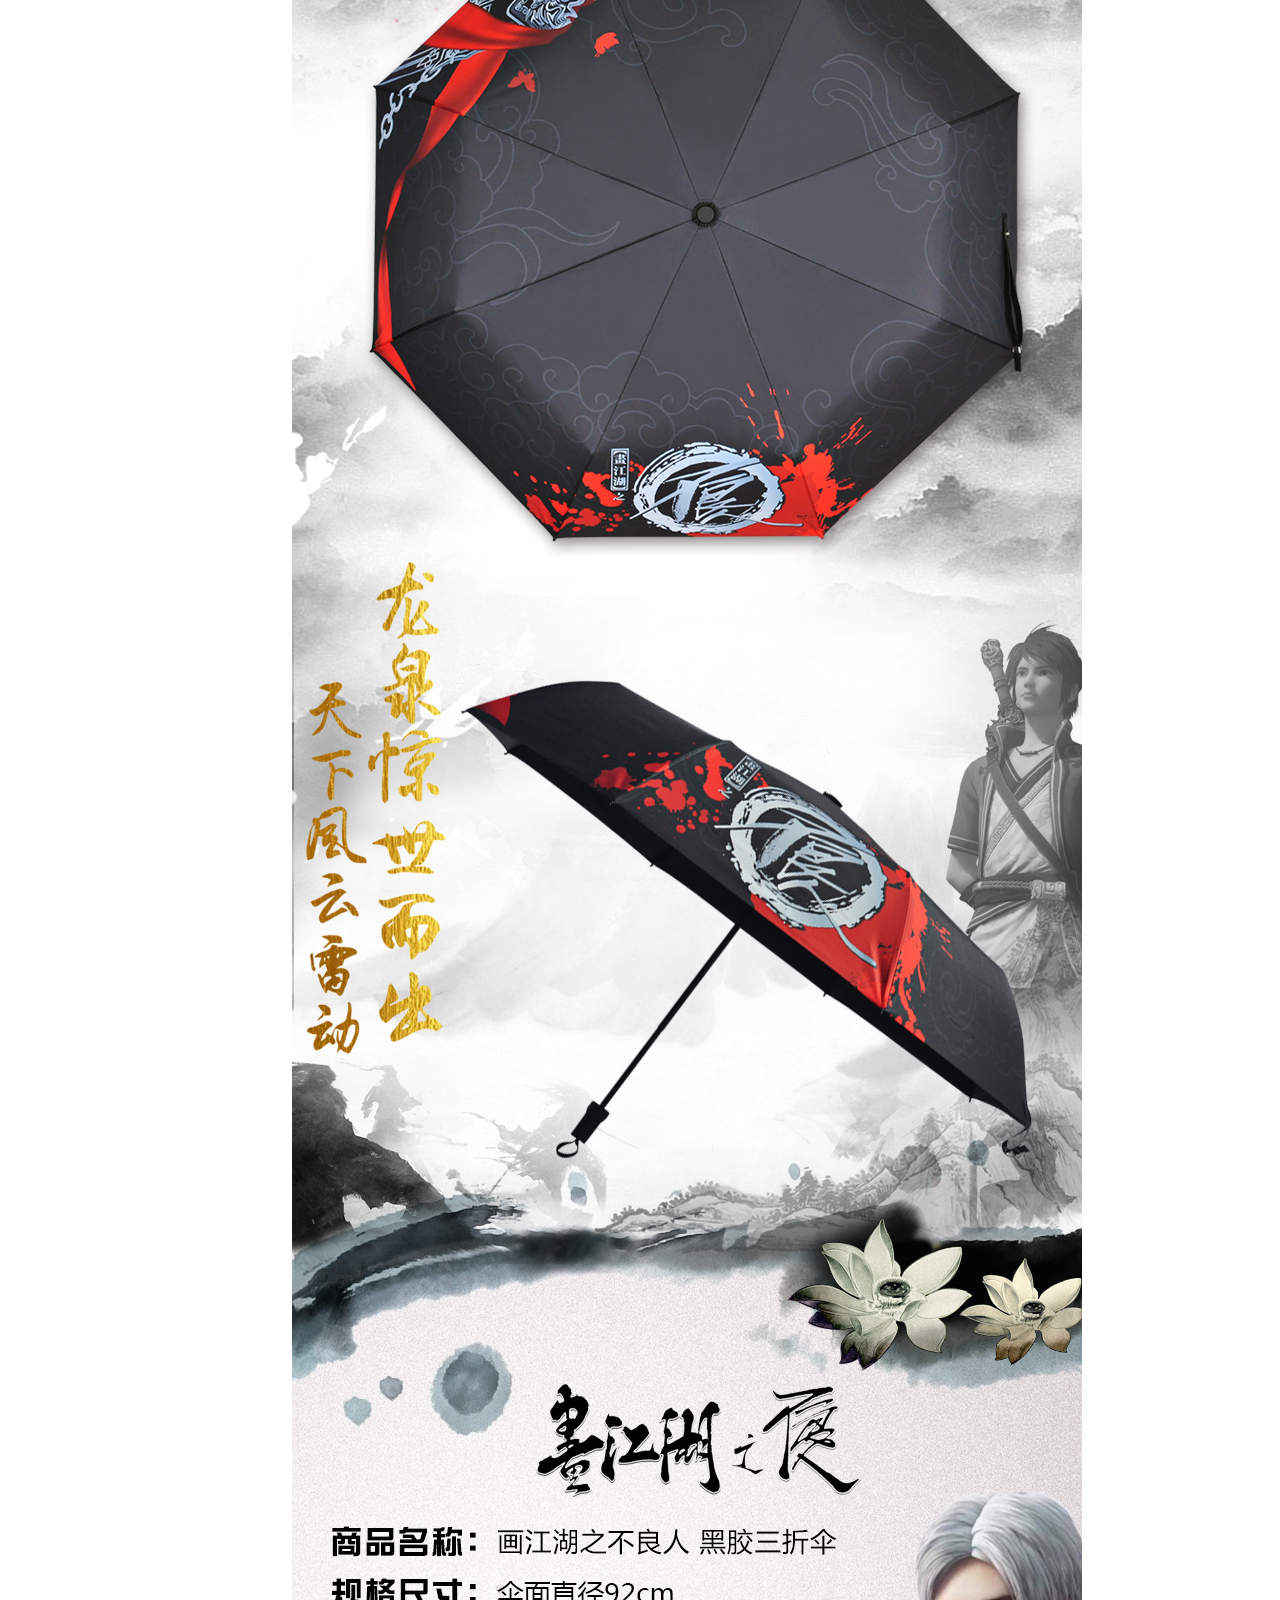
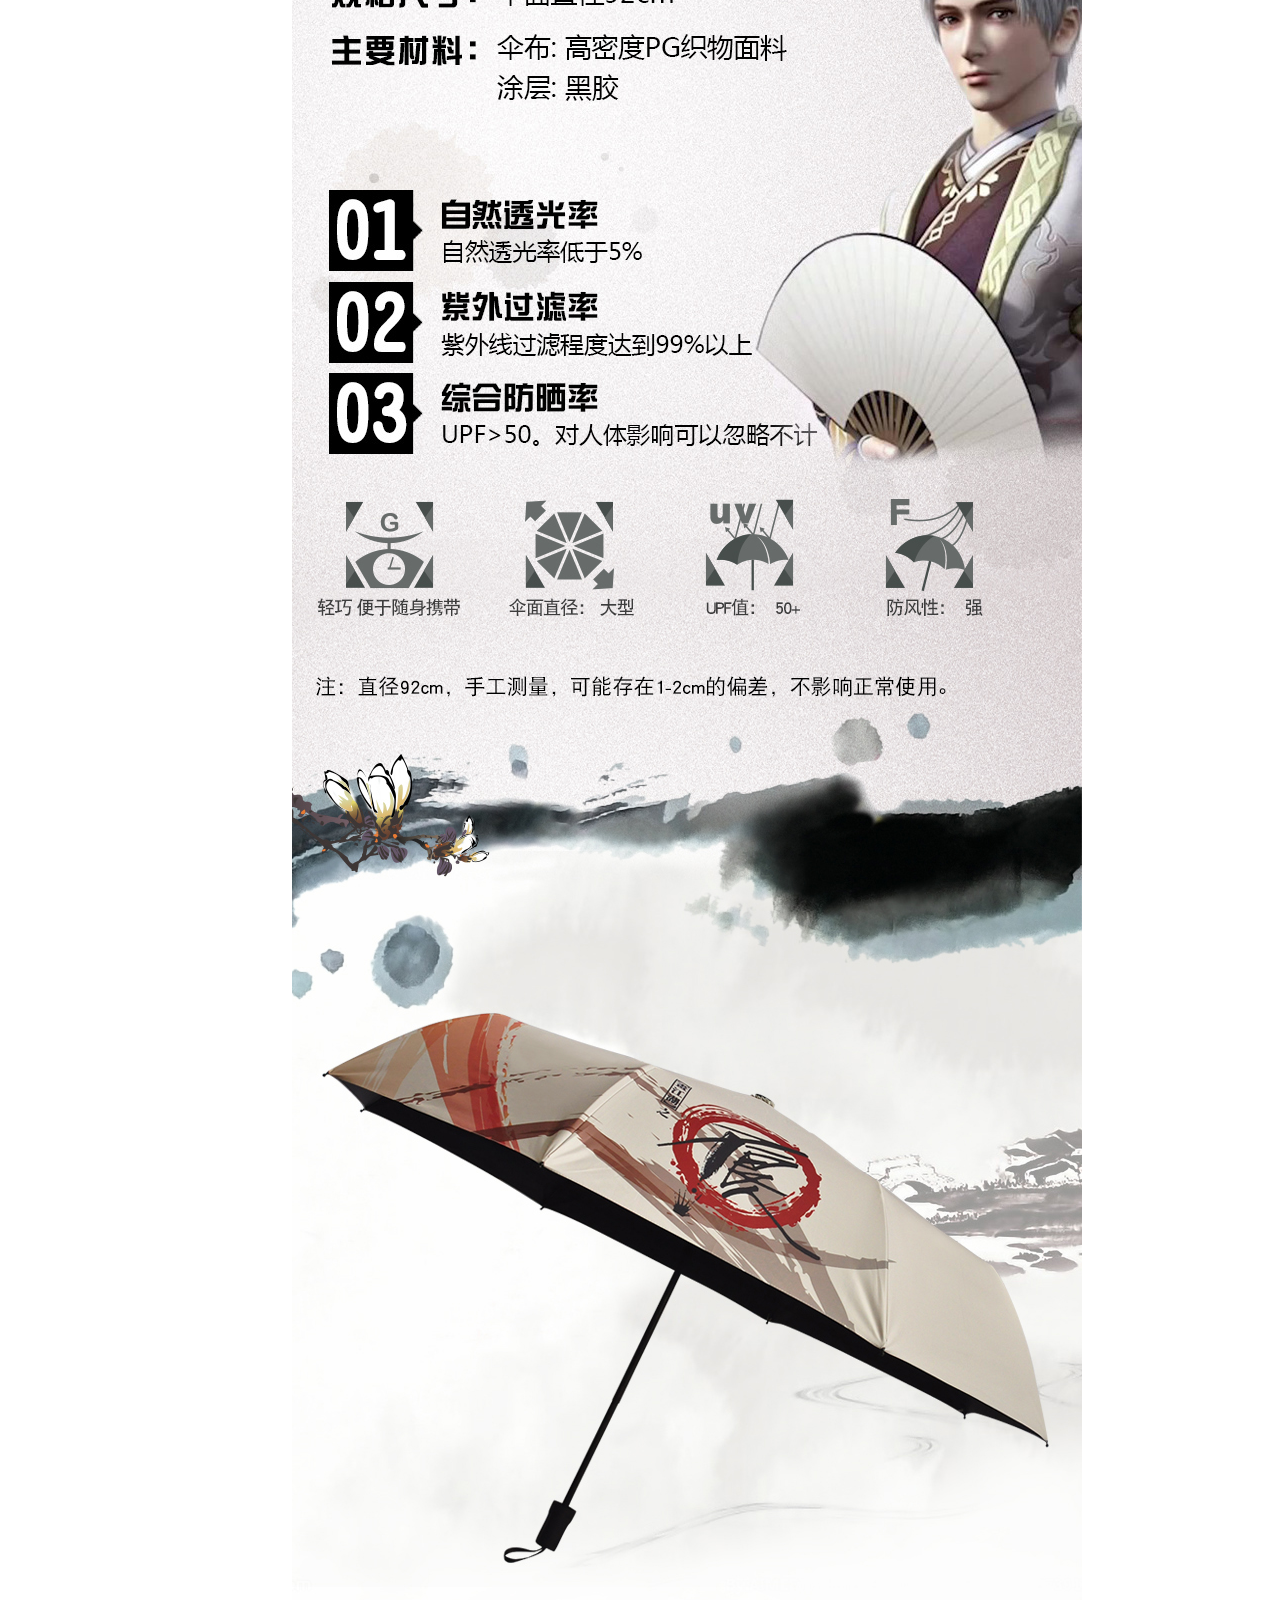
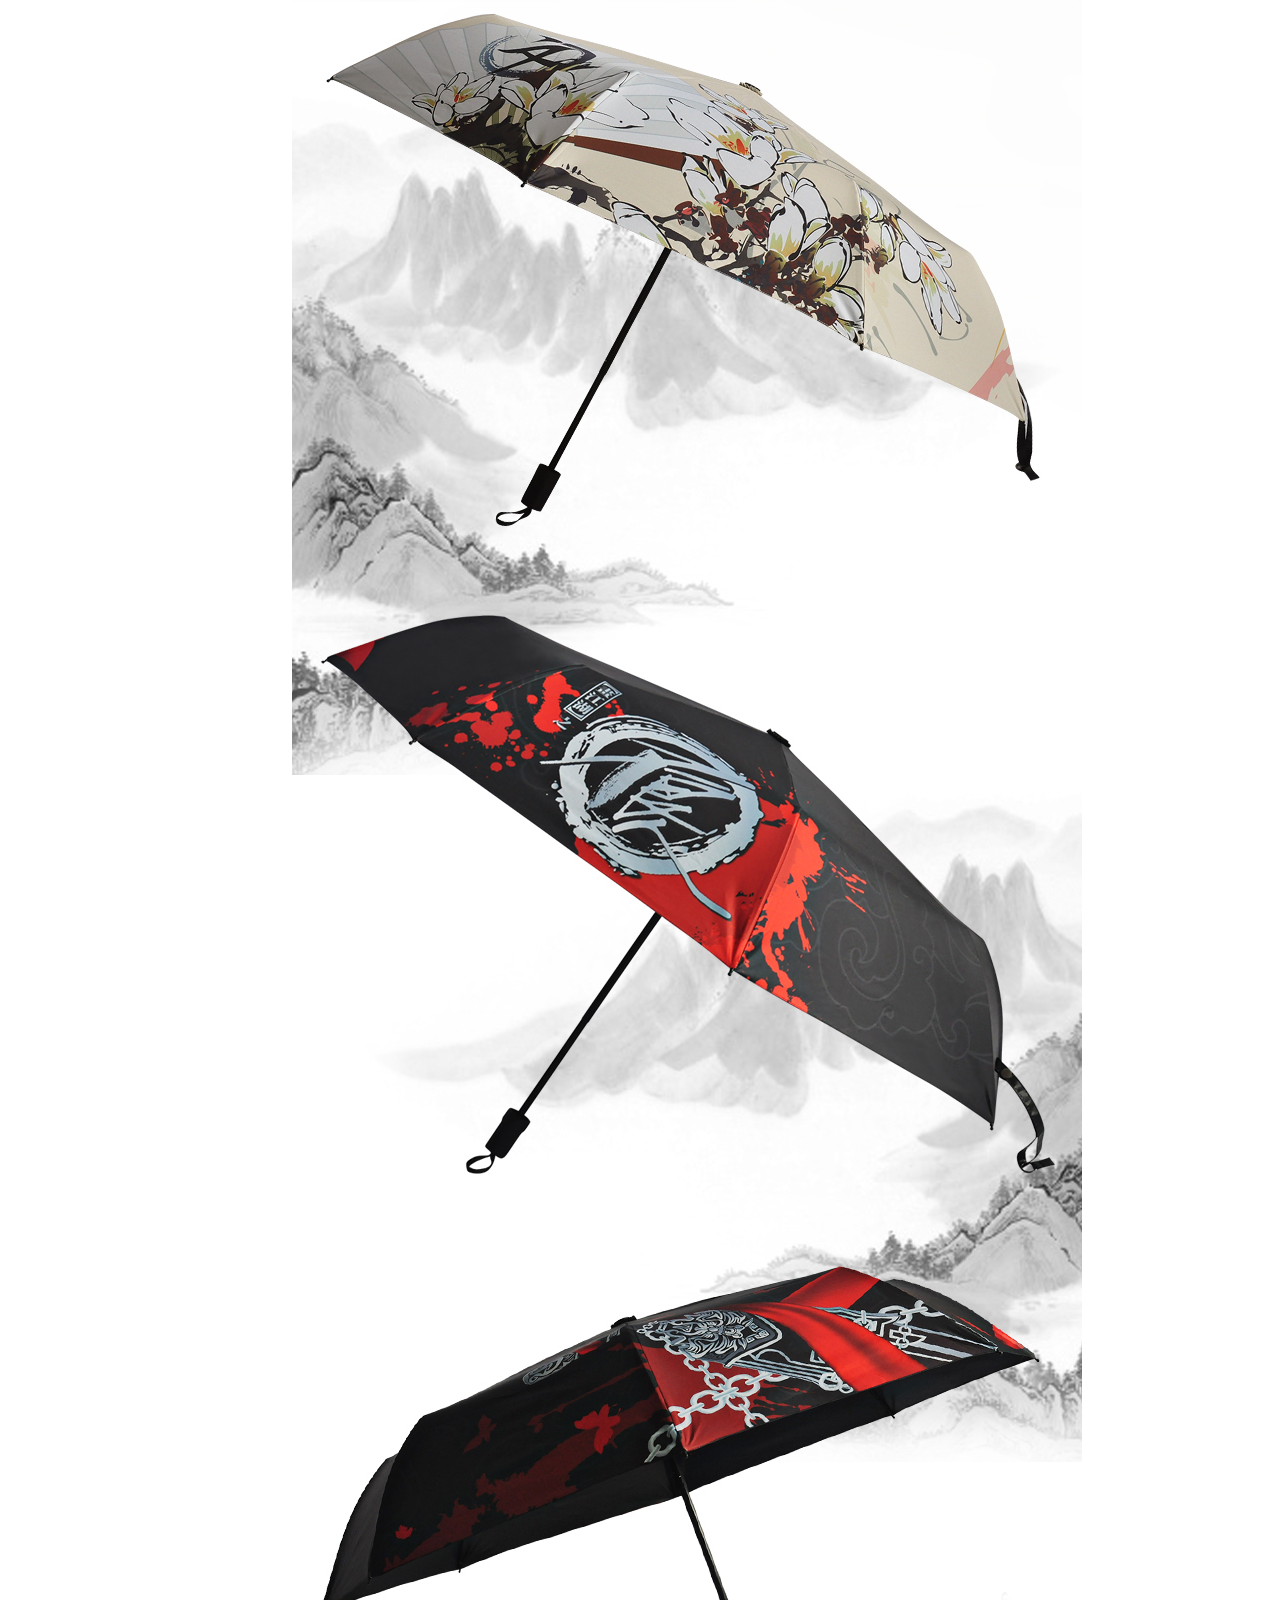
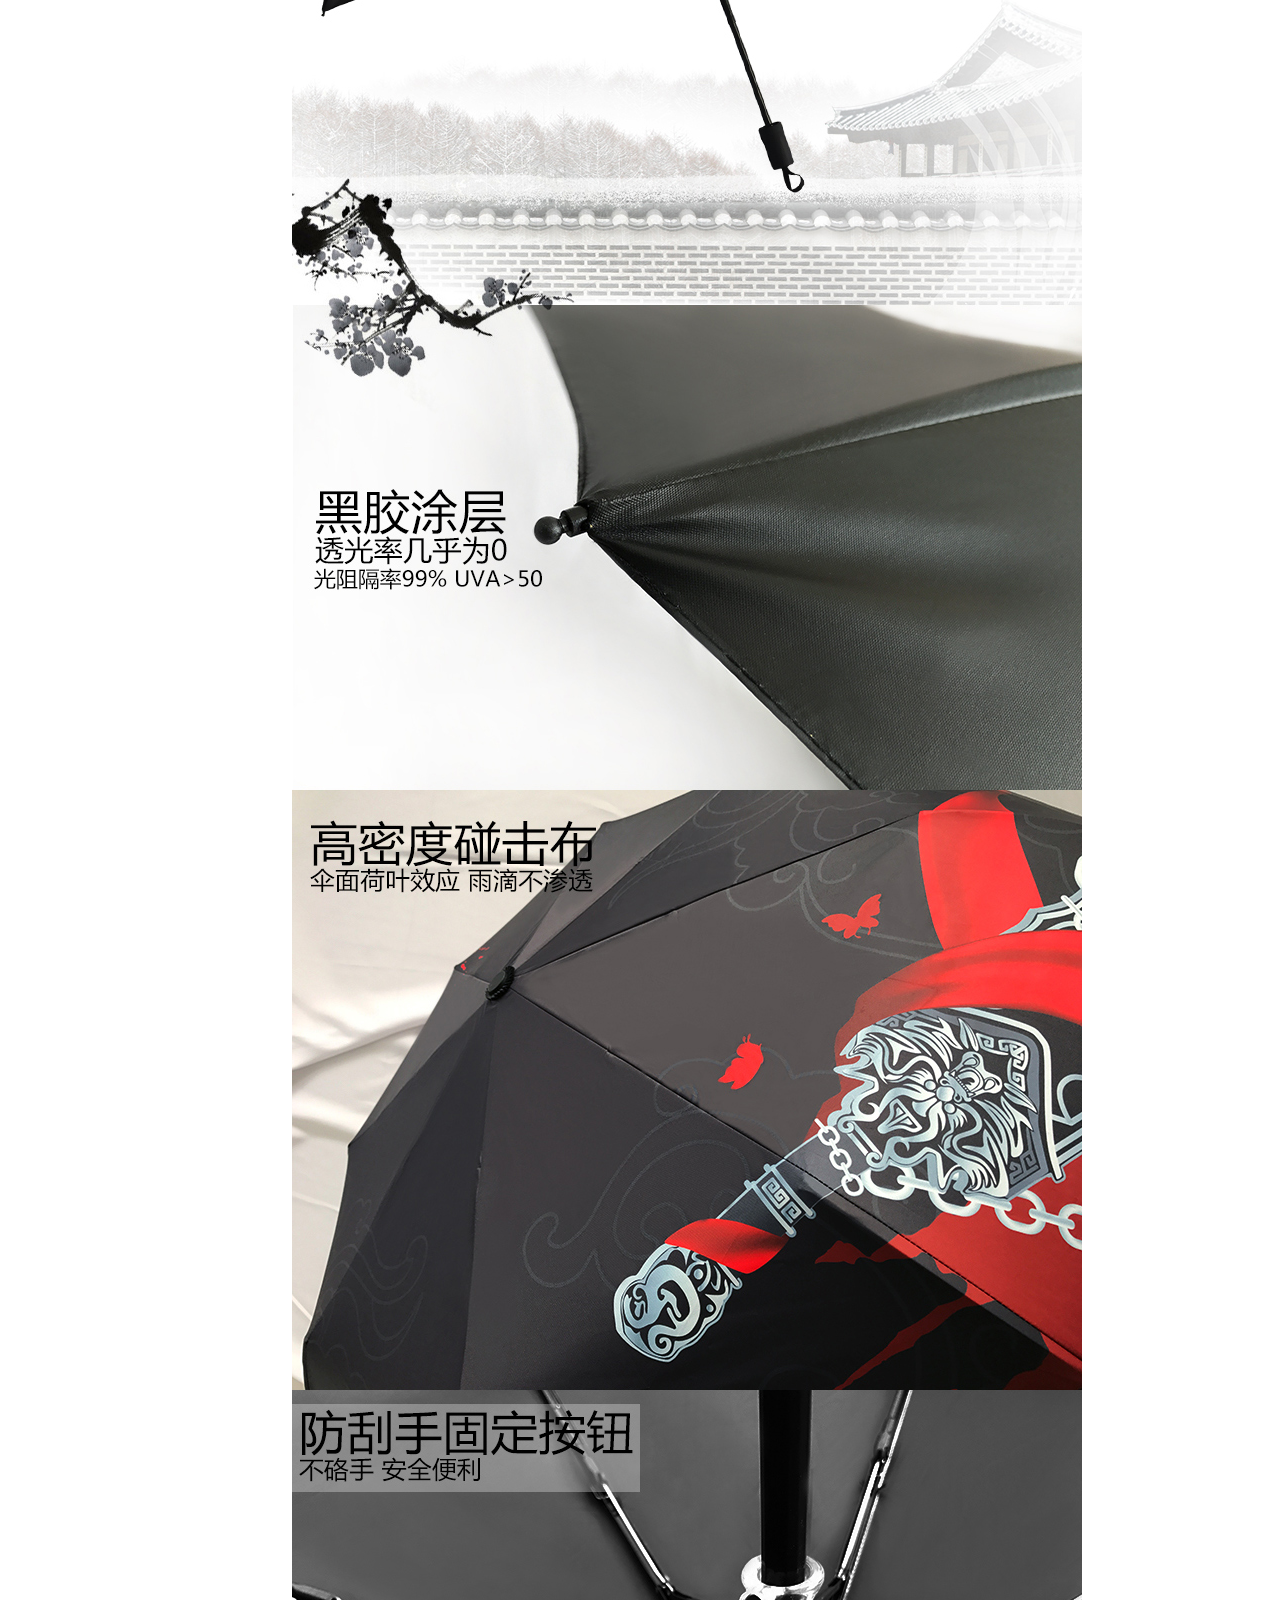
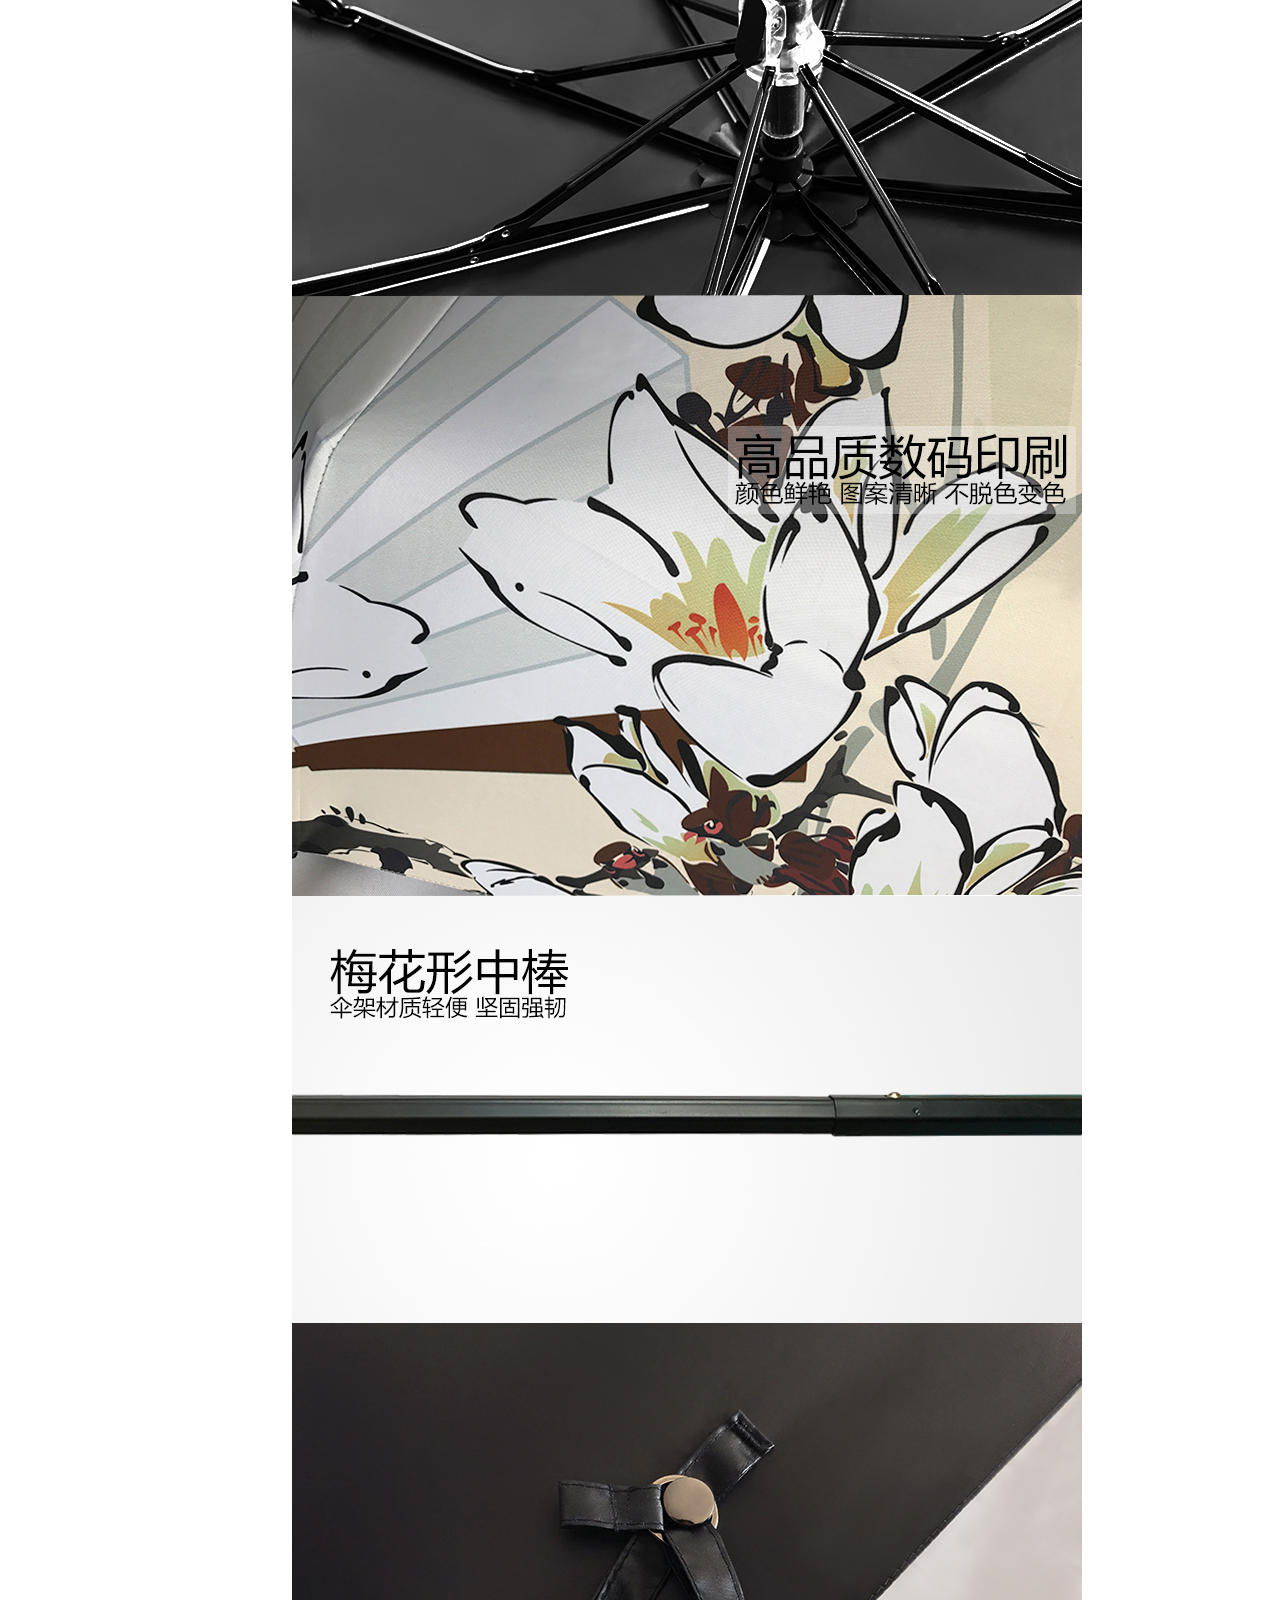
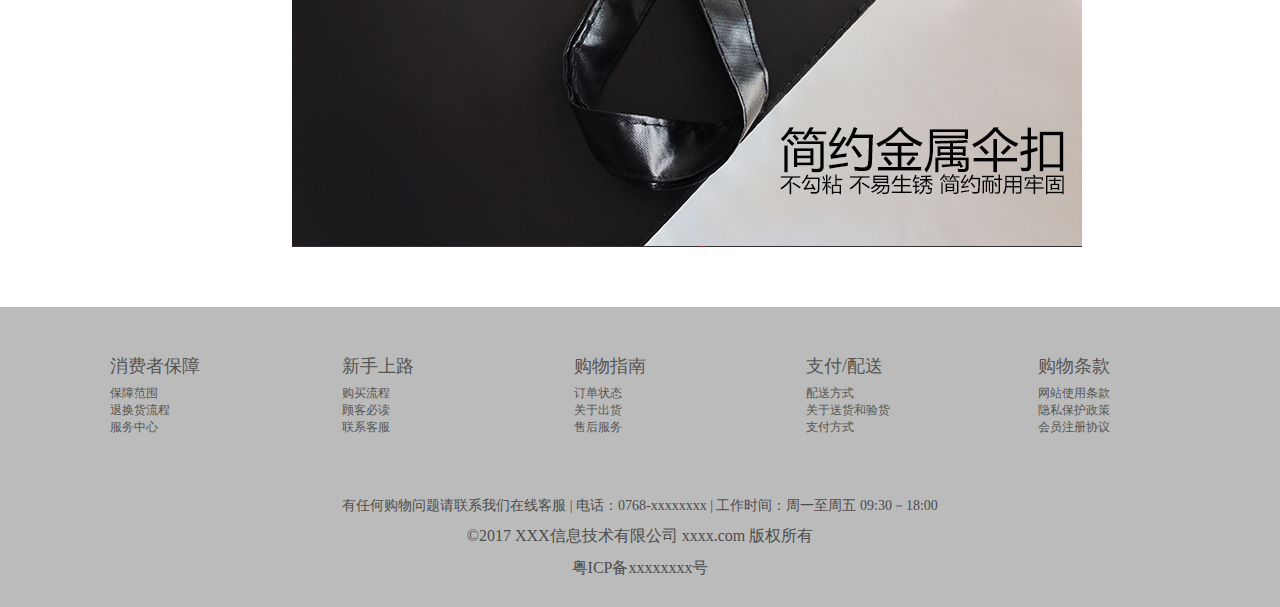
<file: product/detail.html>
<!DOCTYPE html PUBLIC "-//W3C//DTD XHTML 1.0 Transitional//EN" "http://www.w3.org/TR/xhtml1/DTD/xhtml1-transitional.dtd">
<html xmlns="http://www.w3.org/1999/xhtml">
<head>
<meta http-equiv="Content-Type" content="text/html; charset=utf-8" />
<meta name="viewport” content=”width=device-width, initial-scale=1.0, minimum-scale=0.5, maximum-scale=2.0, user-scalable=no" />
<script src="../jquery.min.js" type="text/javascript"></script>
<script src="../index.js" type="text/javascript"></script>
<title>商品详情</title>
<link rel="stylesheet" href="detail.css">
<link rel="stylesheet" href="../style.css">
<link rel="stylesheet" href="shouye.css">
<script>
$(document).ready(function(){
	var $miaobian=$('.Xcontent08>div');
	var $huantu=$('.Xcontent06>img');
	var $miaobian1=$('.Xcontent26>div');
	$miaobian.mousemove(function(){miaobian(this);});
	$miaobian1.click(function(){miaobian1(this);});
	function miaobian(thisMb){
		for(var i=0; i<$miaobian.length; i++){
			$miaobian[i].style.borderColor = '#dedede';
		}
		thisMb.style.borderColor = '#cd2426';
	
		$huantu[0].src = thisMb.children[0].src;
	}
	function miaobian1(thisMb1){
		for(var i=0; i<$miaobian1.length; i++){
			$miaobian1[i].style.borderColor = '#dedede';
		}
	//		thisMb.style.borderColor = '#cd2426';
		$miaobian.css('border-color','#dedede');
		thisMb1.style.borderColor = '#cd2426';
		$huantu[0].src = thisMb1.children[0].src;
	}
			$(".Xcontent33").click(function(){
			var value=parseInt($('.input').val())+1;
			$('.input').val(value);
		})
	
		$(".Xcontent32").click(function(){	
			var num = $(".input").val()
			if(num>0){
				$(".input").val(num-1);
			}			
			
		})
})
</script>
</head>

<body>
<div>
    	<!--头部-->
	<div class="header">
    	<!--导航栏-->
    	<div class="nav-menu">
        	<div class="nav-bg" style="background-image:url(../imges/banner.png)"></div>
            <div class="nav-mask"></div>
            <!--导航栏菜单-->
            <div class="nav-wrapper">
            	<div class="nav-left fl">
                	<ul>
                    	<li class="nav-item ">
                        	<a class="t">欢迎光临</a>
                            <a href="../index.html" ><img src="../imges/logo.png" style="width:105px;"/></a>
                        </li>
                        <li class="nav-item login">
                        	<a href="../member/login.html" class="t">[请登录]</a>
                        </li>
                        <li class="nav-item register">
                        	<a href="../member/register.html" class="t">[免费注册]</a>
                        </li>
                    </ul>
                </div>
                <div class="nav-midden fr"></div>
                <div class="nav-right fr">
                	<ul class="fr">
                    	<li class="nav-item ">
                        	<a href="#" class="t">M订单</a>
                        </li>
                        <li class="nav-item">
                        	<a href="#" class="t">M收藏</a>
                        </li>
                        <li class="nav-item">
                        	<a href="#" class="t">M购物车</a>
                        </li>
                    </ul>
                </div>
            </div>
        </div>
        <!--banner-->
        <div class="banner"></div>
        <!--菜单栏-->
        <div class="wrapper">
        	<ul class="nav-menu">
            	<li class="nav-item all-category">
                	<a>全部分类</a>
                    <ul class="sub-nav">
                    	<li class="sub-nav-item">手办模型
                        	<div class="submenu">
                            	<div class="submenu-menu">
                                	<dl><a href="../list/list.html">粘土人</a></dl>
                                    <dl><a href="../list/list.html">高达模型</a></dl>
                                    <dl><a href="../list/list.html">纸模</a></dl>
                                    <dl><a href="../list/list.html">动漫公仔</a></dl>
                                    <dl><a href="../list/list.html">景品摆件</a></dl>
                                </div>
                                <div class="submenu-img">
                                	<img src="../imges/model.png">
                                </div>
                            </div>
                        </li>
                        <li class="sub-nav-item">动漫饰品
                        	<div class="submenu">
                            	<div class="submenu-menu">
                                    <dl><a href="../list/list.html">胸针徽章</a></dl>
                                    <dl><a href="../list/list.html">项链</a></dl>
                                    <dl><a href="../list/list.html">钥匙扣</a></dl>
                                    <dl><a href="../list/list.html">挂件</a></dl>
                                    <dl><a href="../list/list.html">手链/手镯</a></dl>
                                </div>
                                <div class="submenu-img">
                                	<img src="../imges/decorations.png">
                                </div>
                            </div>
                        </li>
                        <li class="sub-nav-item">文具箱包
                        	<div class="submenu">
                            	<div class="submenu-menu">
                                    <dl><a href="../list/list.html">书签/贴纸</a></dl>
                                    <dl><a href="../list/list.html">笔记本</a></dl>
                                    <dl><a href="../list/list.html">笔袋/文具盒</a></dl>
                                    <dl><a href="../list/list.html">明信片</a></dl>
                                    <dl><a href="../list/list.html">钱包</a></dl>
                                    <dl><a href="../list/list.html">背包/提袋</a></dl>
                                </div>
                                <div class="submenu-img">
                                	<img src="../imges/stationery.png">
                                </div>
                            </div>
                        </li>
                        <li class="sub-nav-item">衣着装备
                        	<div class="submenu">
                            	<div class="submenu-menu">
                                    <dl><a href="../list/list.html">上衣</a></dl>
                                    <dl><a href="../list/list.html">下装</a></dl>
                                    <dl><a href="../list/list.html">抱枕</a></dl>
                                    <dl><a href="../list/list.html">手表</a></dl>
                                    <dl><a href="../list/list.html">雨伞</a></dl>
                                    <dl><a href="../list/list.html">鼠标垫</a></dl>
                                </div>
                                <div class="submenu-img">
                                	<img src="../imges/clothes.png">
                                </div>
                            </div>
                        </li>
                        <li class="sub-nav-item">桌游，玩具
                        	<div class="submenu">
                            	<div class="submenu-menu">
                                    <dl><a href="../list/list.html">桌游卡牌</a></dl>
                                    <dl><a href="../list/list.html">扑克牌</a></dl>
                                    <dl><a href="../list/list.html">盒蛋/扭蛋</a></dl>
                                    <dl><a href="../list/list.html">人偶/摆件</a></dl>
                                </div>
                                <div class="submenu-img">
                                	<img src="../imges/card.png">
                                </div>
                            </div>
                        </li>
                        <li class="sub-nav-item">游戏
                        	<div class="submenu">
                            	<div class="submenu-menu">
                                    <dl><a href="../list/list.html">益智游戏</a></dl>
                                    <dl><a href="../list/list.html">策略游戏</a></dl>
                                    <dl><a href="../list/list.html">动作游戏</a></dl>
                                    <dl><a href="../list/list.html">塔防游戏</a></dl>
                                    <dl><a href="../list/list.html">卡牌游戏</a></dl>
                                </div>
                                <div class="submenu-img">
                                	<img src="../imges/game.png">
                                </div>
                            </div>
                        </li>
                        <li class="sub-nav-item">漫画连载
                        	<div class="submenu">
                            	<div class="submenu-menu">
                                    <dl><a href="../list/list.html">搞笑</a></dl>
                                    <dl><a href="../list/list.html">魔幻</a></dl>
                                    <dl><a href="../list/list.html">科技</a></dl>
                                    <dl><a href="../list/list.html">战争</a></dl>
                                    <dl><a href="../list/list.html">同人</a></dl>
                                </div>
                                <div class="submenu-img">
                                	<img src="../imges/cartoon.png">
                                </div>
                            </div>
                        </li>
                    </ul>
                </li>
                <li class="nav-item category"><a href="../index.html" class="c">首页</a></li>
                <li class="nav-item category"><a href="#" class="c">新品上架</a></li>
                <li class="nav-item category"><a href="#" class="c">热销产品</a></li>
                <li class="nav-item category"><a href="#" class="c">店铺加盟</a></li>
                <div>
                    <form method="get" action="">
                        <div><input class="submit formr" type="submit" value=""></div>
                        <div><input class="text formr" type="text" name="select" value=" 请输入您要搜索的商品关键字" style="color: rgb(153, 153, 153);" autocomplete="off"></div>
                    </form>
                </div>
            </ul>
        </div>
    </div>
    <!--商品详情-->
    <div class="main">
    	<div class="wrap-sp">
        	<div class="bread-nav">
            	<a href="#">衣着装备</a><span>&gt;</span><a href="#">雨伞</a><span>&gt;</span><span>画江湖之不良人三折雨伞女男周边防晒遮阳伞</span>
            </div>
            <div class="Xcontent">
            	<form action="" method="get">
                <ul class="Xcontent01">
                    <div class="Xcontent06"><img src="../imges/X1.png"></div>
                    <ol class="Xcontent08">
                        <div class="Xcontent07"><img src="../imges/X1.png"></div>
                        <div class="Xcontent09"><img src="../imges/X7.png"></div>
                        <div class="Xcontent10"><img src="../imges/X8.png"></div>
                        <div class="Xcontent11"><img src="../imges/X9.png"></div>
                        <div class="Xcontent12"><img src="../imges/X10.png"></div>
                    </ol>
                    <ol class="Xcontent13">
                        <div class="Xcontent14"><a href="#"><p>画江湖之不良人三折雨伞女男周边防晒遮阳伞</p></a></div>
                        <div class="Xcontent15"><img src="../imges/X11.png"></div>
                        <div class="Xcontent16"><p>带伞套~</p></div>
                        <div class="Xcontent17">
                            <p class="Xcontent18">售价</p>
                            <p class="Xcontent19">￥<span>99.00</span></p>
                            <div class="Xcontent20">
                                <p class="Xcontent21">促销</p>
                                <img src="../imges/X12.png">
                                <p class="Xcontent22">领610元新年礼券，满再赠好礼</p>
                            </div>
                            <div class="Xcontent23">
                                <p class="Xcontent24">服务</p>
                                <p class="Xcontent25">30天无忧退货&nbsp;&nbsp;&nbsp;&nbsp;       48小时快速退款 &nbsp;&nbsp;&nbsp;&nbsp;        满88元免邮</p>
                            </div>
                            
                        </div>
                        <div class="Xcontent26">
                            <p class="Xcontent27">颜色</p>
                            <div class="Xcontent28"><img  src="../imges/X14.png"></div>
                                <div class="Xcontent29"><img  src="../imges/X1.png"></div>
                        </div>
                        <div class="Xcontent30">
                            <p class="Xcontent31">数量</p>
                            <div class="Xcontent32"><img src="../imges/X15.png"></div>
                            <input type="text" class="input" value="1">
                            <div class="Xcontent33"><img src="../imges/16.png"></div>
                        </div>
                        <div class="Xcontent34"><a href="#"><img src="../imges/X17.png"></a></div>
                        <div class="Xcontent35"><a href="#"><img src="../imges/X18.png"></a></div>
                    </ol>
                </ul>
                </form>
            </div>
            <div class="Xdetail">
            	<div class="left-detail adetail">商品搜索</div>
            	<div class="right-detail adetail">
                	<img src="../imges/1.jpg"/>
                    <img src="../imges/2.jpg"/>
                    <img src="../imges/3.jpg"/>
                    <img src="../imges/4.jpg"/>
                    <img src="../imges/5.jpg"/>
                    <img src="../imges/6.jpg"/>
                    <img src="../imges/7.jpg"/>
                    <img src="../imges/8.jpg"/>
                    <img src="../imges/9.jpg"/>
                    <img src="../imges/10.jpg"/>
                </div>
            </div>
            <div style="clear:both;"></div>
        </div>
    </div>
    <!--页尾-->
    <div class="footer">
   		<div class="footer-wrapper">
        <div style="height:135px">
            <div class='info-block'>
                <strong>消费者保障</strong>
                <div class="info-text">
                    <div><a href="#">保障范围</a></div>
                    <div><a href="#">退换货流程</a></div>
                    <div><a href="#">服务中心</a></div>
                </div>
            </div> 
            <div class='info-block'>
                <strong>新手上路</strong>
                <div class="info-text">
                    <div><a href="#">购买流程</a></div>
                    <div><a href="#">顾客必读</a></div>
                    <div><a href="#">联系客服</a></div>
                </div>
            </div> 
            <div class='info-block'>
                <strong>购物指南</strong>
                <div class="info-text">
                    <div><a href="#">订单状态</a></div>
                    <div><a href="#">关于出货</a></div>
                    <div><a href="#">售后服务</a></div>
                </div>
            </div> 
            <div class='info-block'>
                <strong>支付/配送</strong>
                <div class="info-text">
                    <div><a href="#">配送方式</a></div>
                    <div><a href="#">关于送货和验货</a></div>
                    <div><a href="#">支付方式</a></div>
                </div>
            </div> 
            <div class='info-block'>
                <strong>购物条款</strong>
                <div class="info-text">
                    <div><a href="#">网站使用条款</a></div>
                    <div><a href="#">隐私保护政策</a></div>
                    <div><a href="#">会员注册协议</a></div>
                </div>
            </div> 
        </div>
        </div>
        <div class="footer2 ">
        	有任何购物问题请联系我们在线客服 | 电话：0768-xxxxxxxx | 工作时间：周一至周五 09:30－18:00 
			<p>©2017 XXX信息技术有限公司 xxxx.com 版权所有</p>
            <div style="text-align: center;">粤ICP备xxxxxxxx号</div>
        </div> 
    </div>
</div>
</body>
</html>
</file>
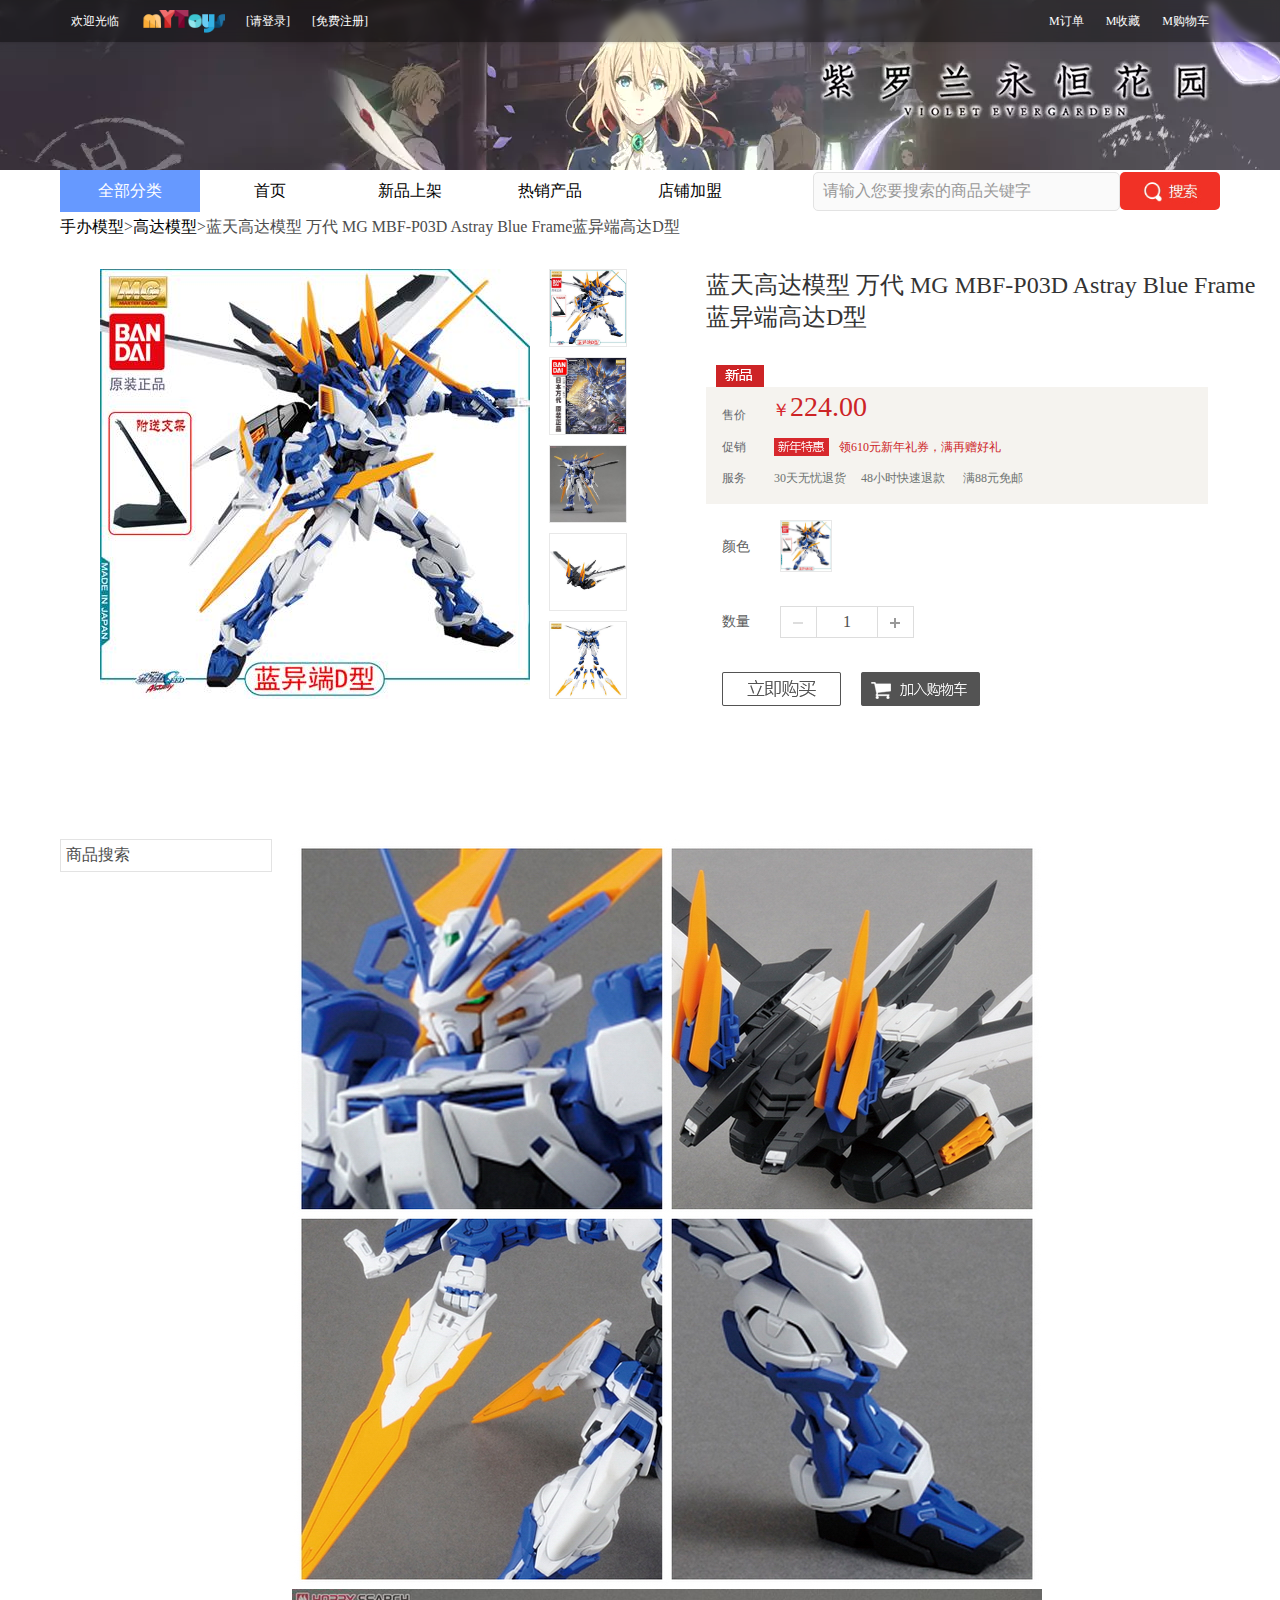
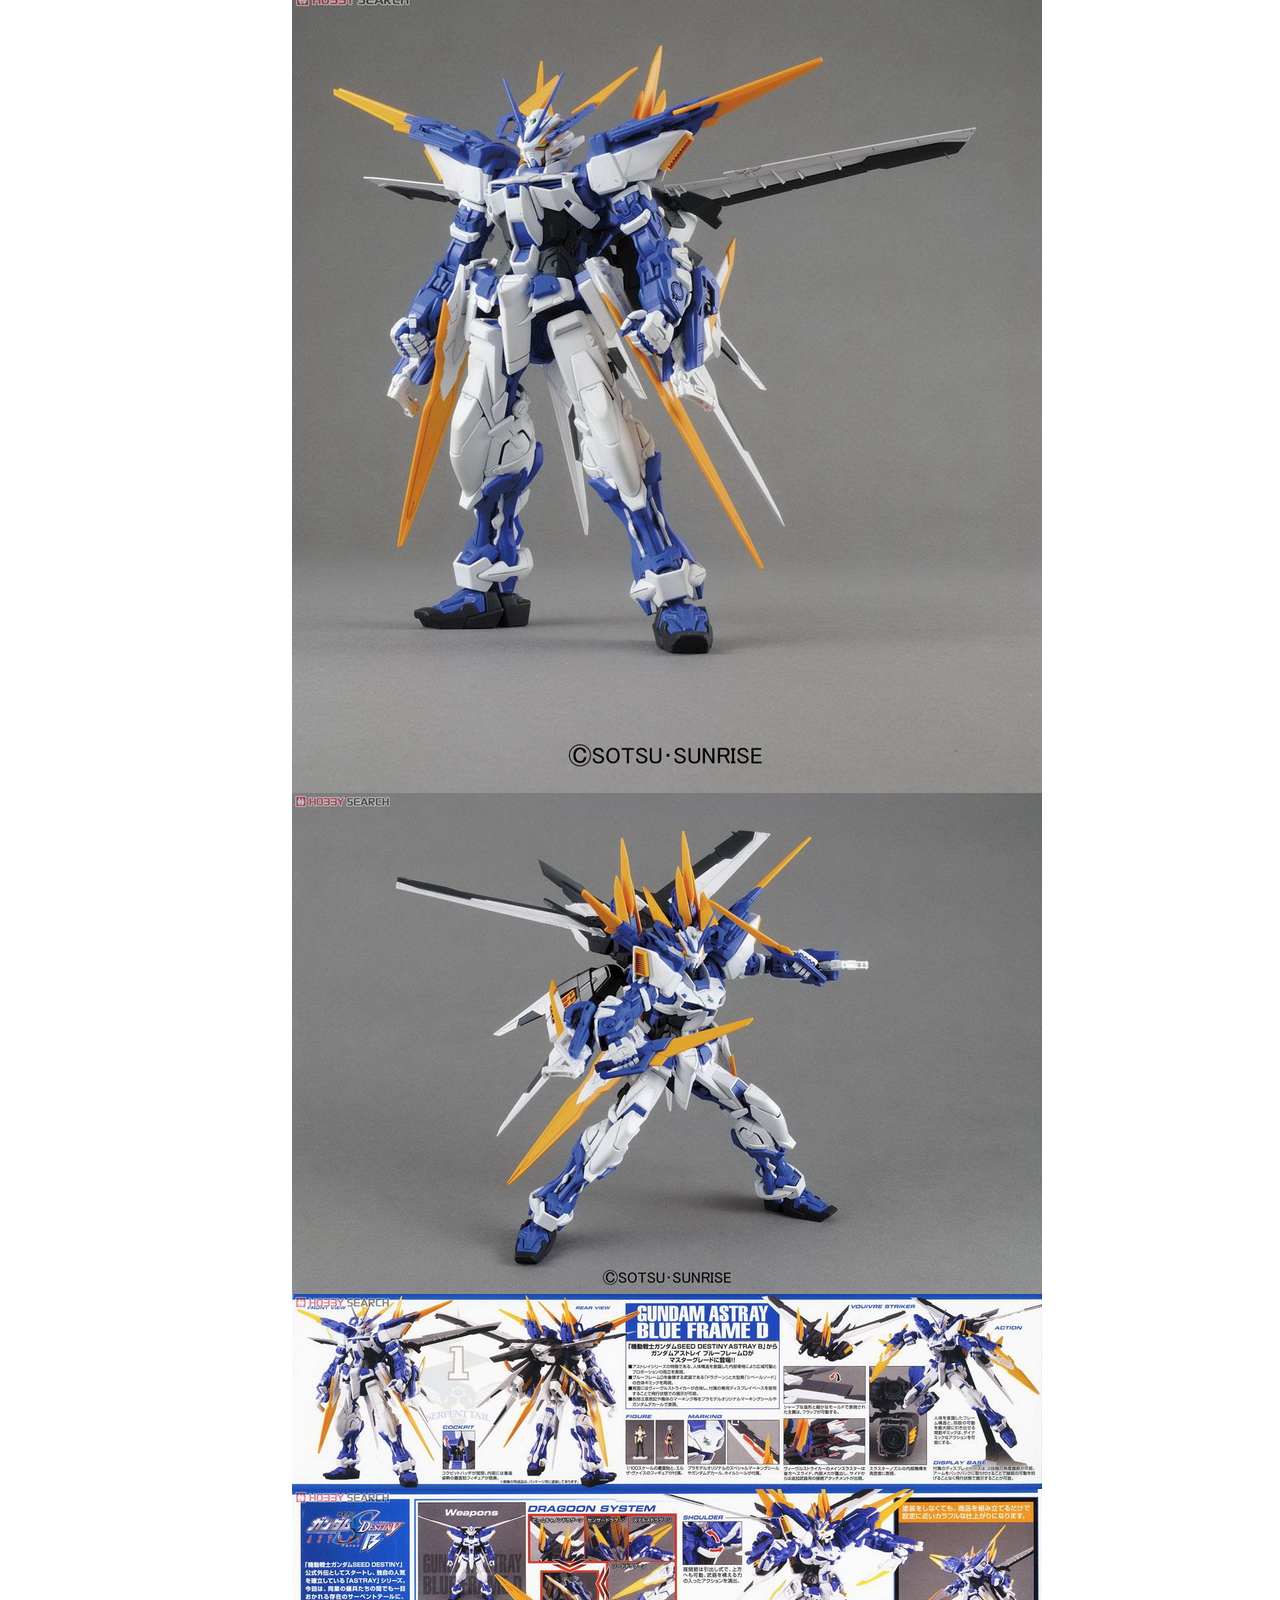
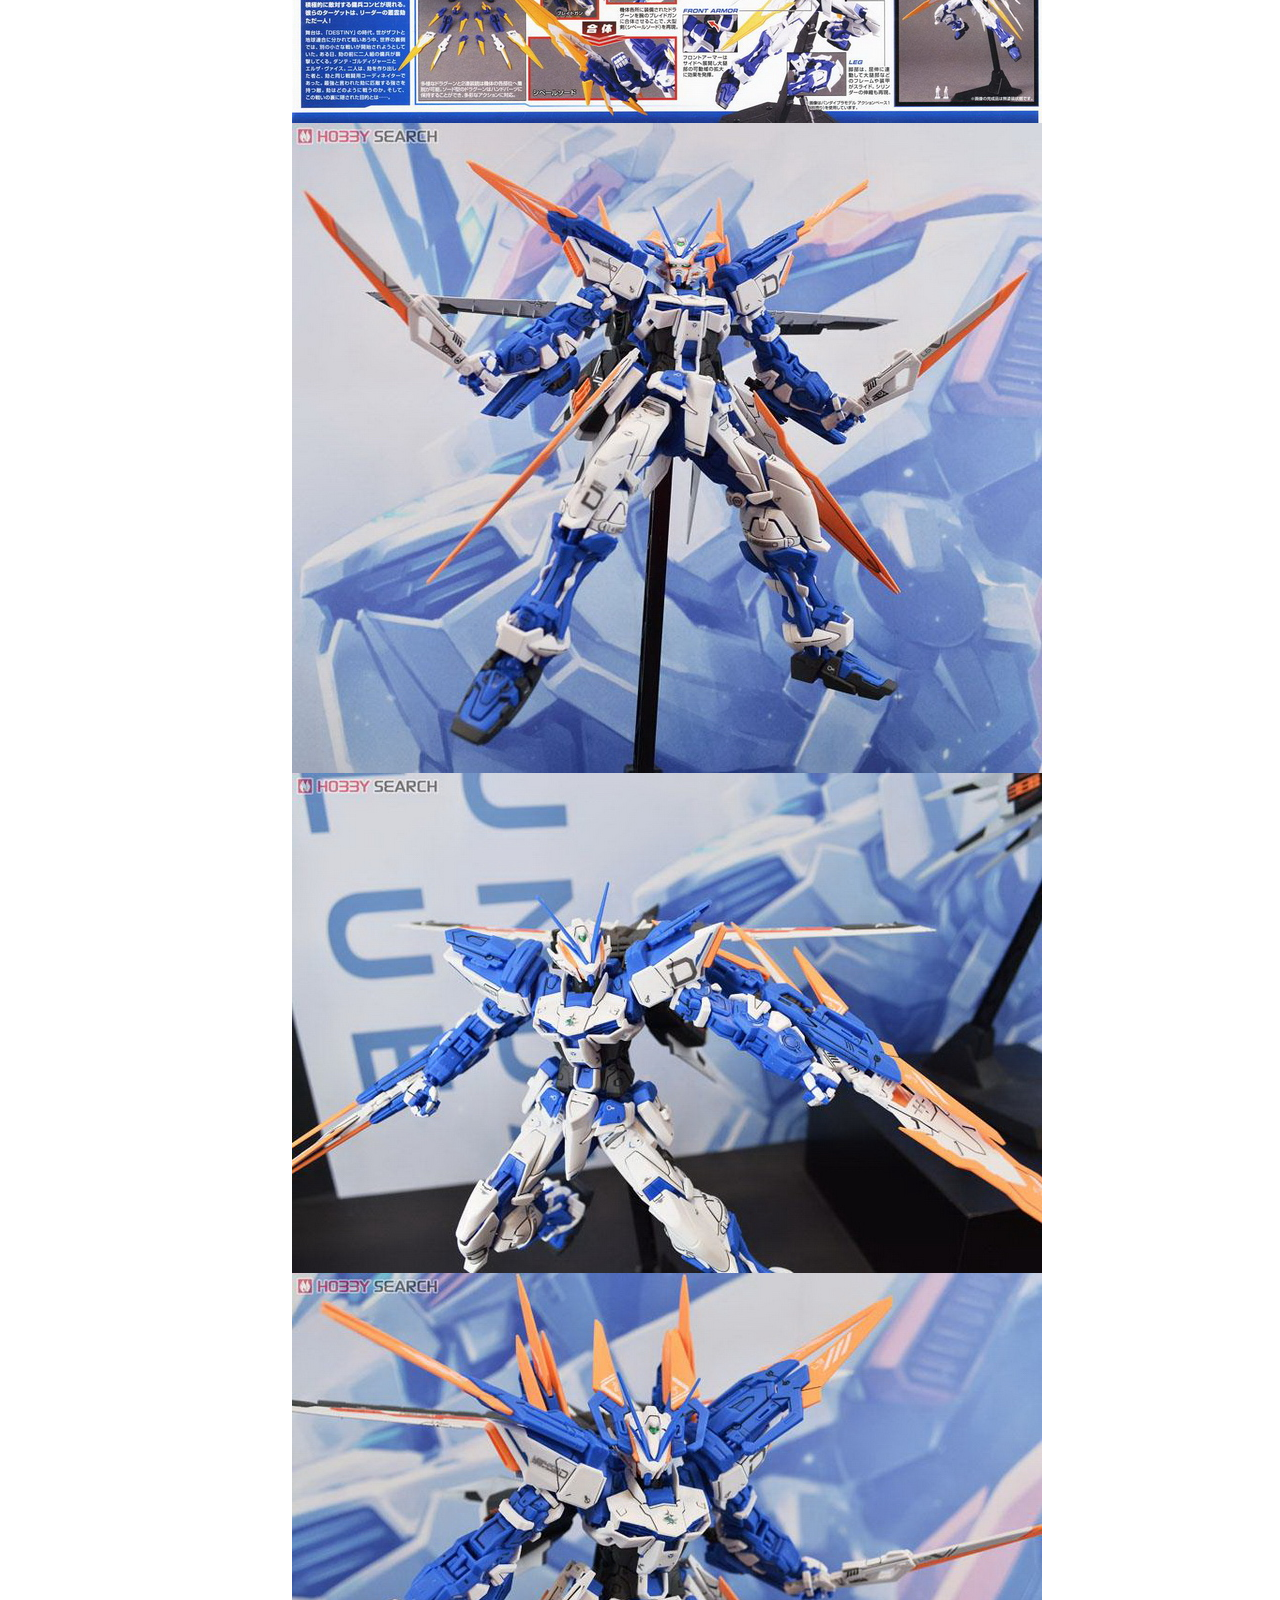
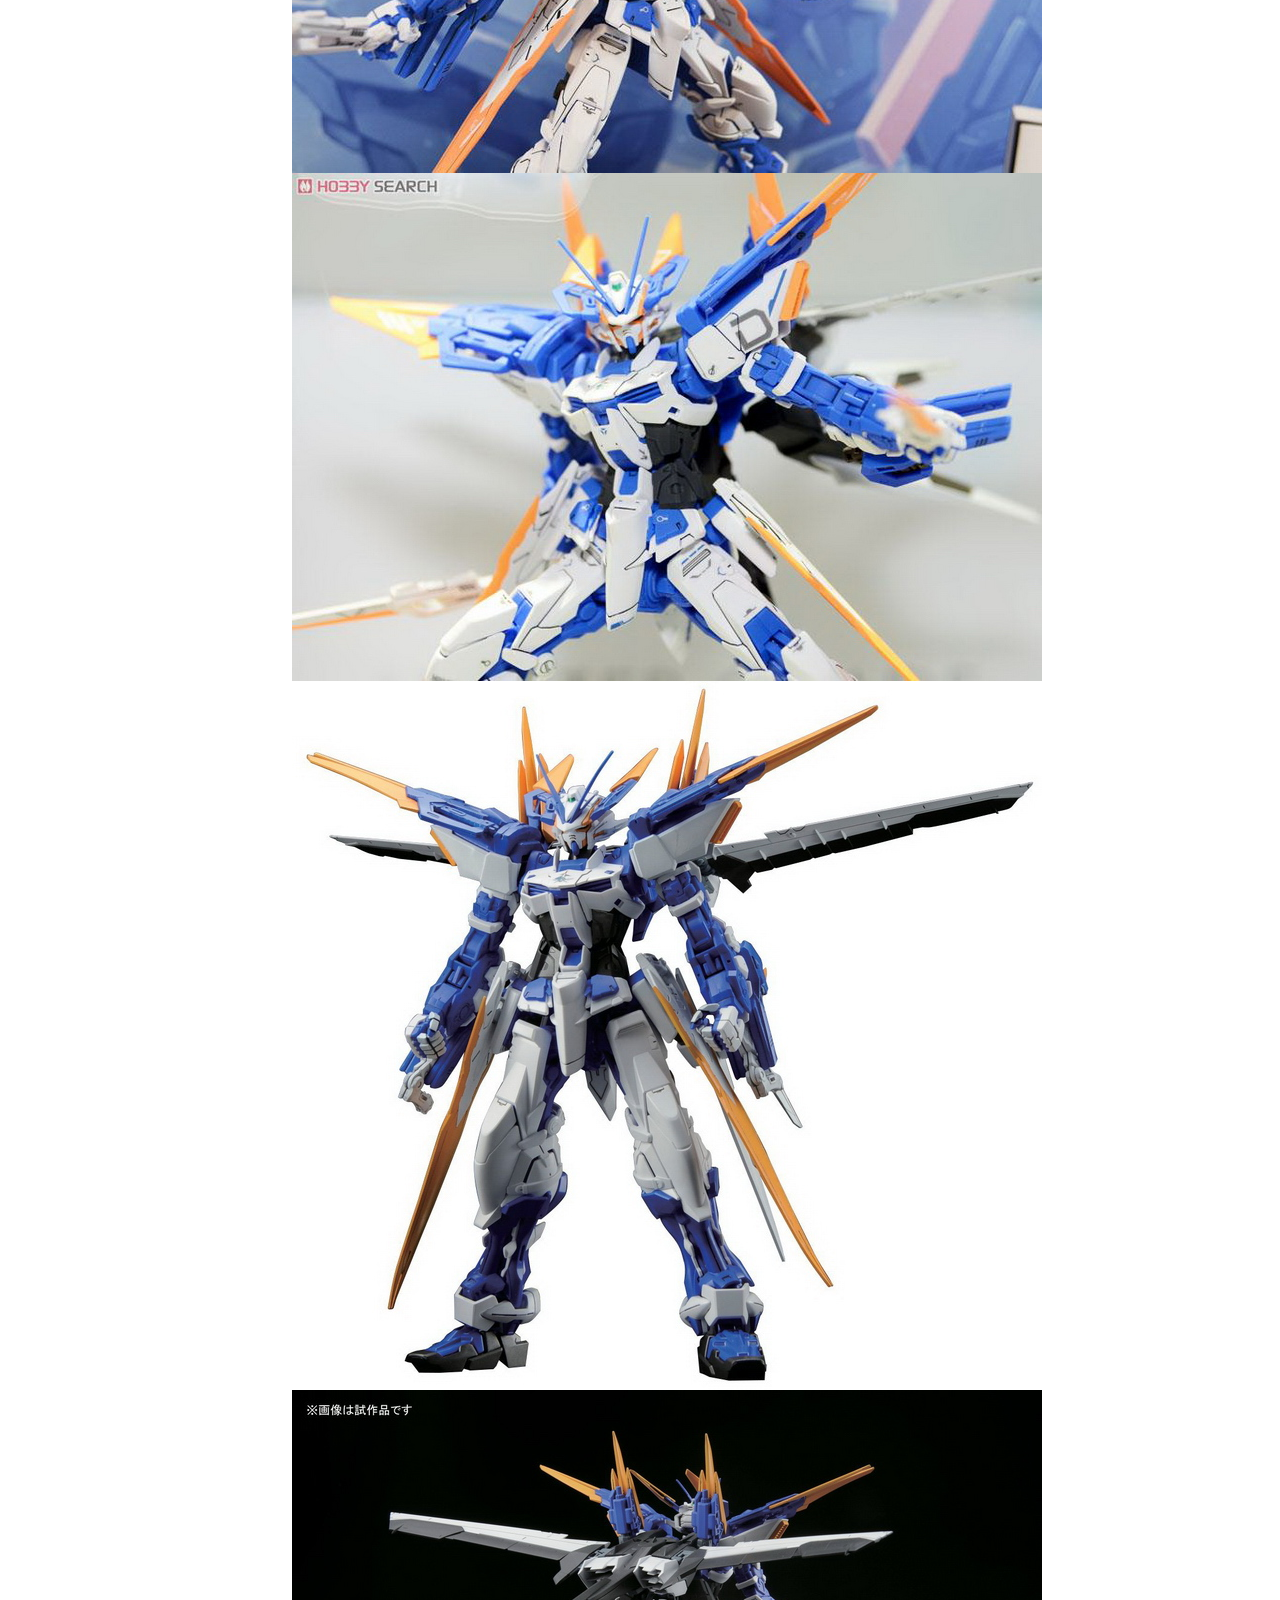
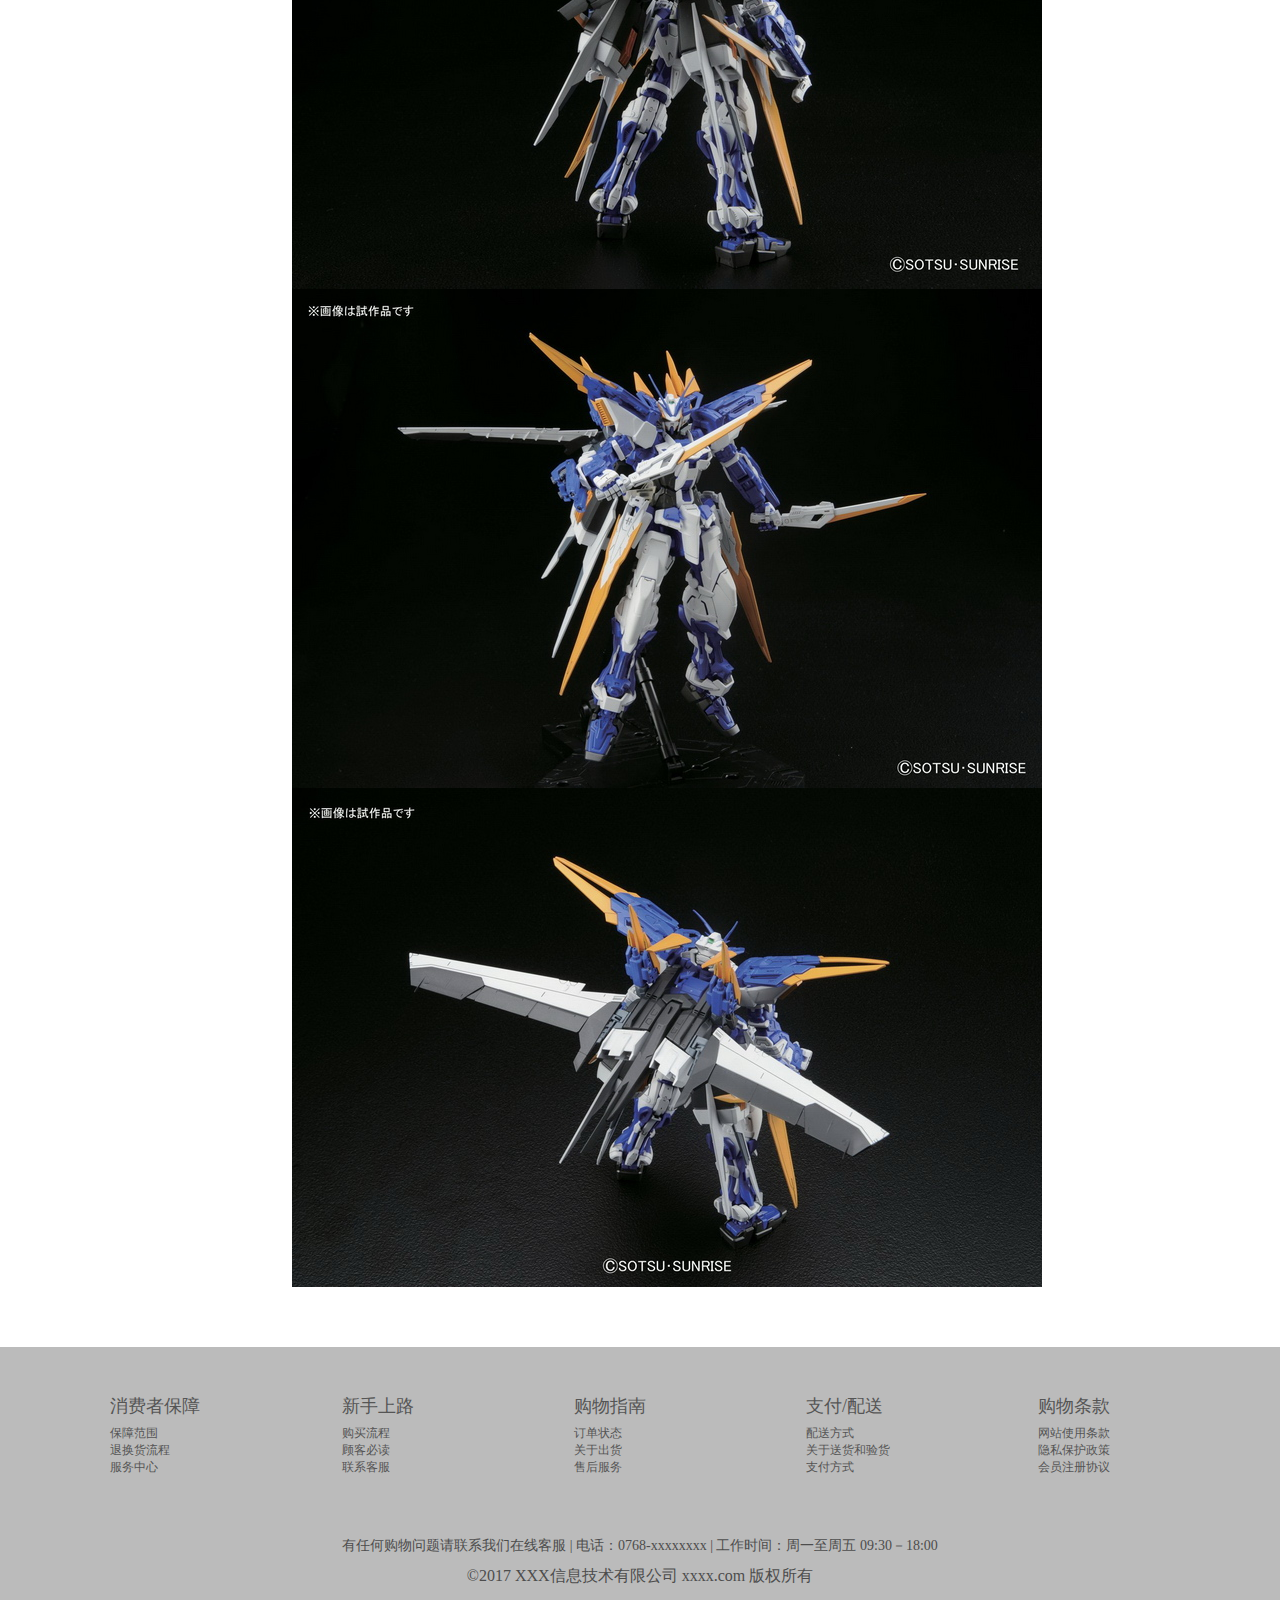
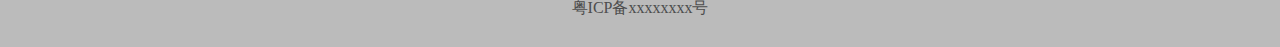
<file: product/GunPla2b_!!gp0101.html>
<!DOCTYPE html PUBLIC "-//W3C//DTD XHTML 1.0 Transitional//EN" "http://www.w3.org/TR/xhtml1/DTD/xhtml1-transitional.dtd">
<html xmlns="http://www.w3.org/1999/xhtml">
<head>
<meta http-equiv="Content-Type" content="text/html; charset=utf-8" />
<meta name="viewport” content=”width=device-width, initial-scale=1.0, minimum-scale=0.5, maximum-scale=2.0, user-scalable=no" />
<script src="../jquery.min.js" type="text/javascript"></script>
<script src="../index.js" type="text/javascript"></script>
<title>商品详情</title>
<link rel="stylesheet" href="detail.css">
<link rel="stylesheet" href="../style.css">
<link rel="stylesheet" href="shouye.css">
<script>
$(document).ready(function(){
	var $miaobian=$('.Xcontent08>div');
	var $huantu=$('.Xcontent06>img');
	var $miaobian1=$('.Xcontent26>div');
	$miaobian.mousemove(function(){miaobian(this);});
	$miaobian1.click(function(){miaobian1(this);});
	function miaobian(thisMb){
		for(var i=0; i<$miaobian.length; i++){
			$miaobian[i].style.borderColor = '#dedede';
		}
		thisMb.style.borderColor = '#cd2426';
	
		$huantu[0].src = thisMb.children[0].src;
	}
	function miaobian1(thisMb1){
		for(var i=0; i<$miaobian1.length; i++){
			$miaobian1[i].style.borderColor = '#dedede';
		}
	//		thisMb.style.borderColor = '#cd2426';
		$miaobian.css('border-color','#dedede');
		thisMb1.style.borderColor = '#cd2426';
		$huantu[0].src = thisMb1.children[0].src;
	}
			$(".Xcontent33").click(function(){
			var value=parseInt($('.input').val())+1;
			$('.input').val(value);
		})
	
		$(".Xcontent32").click(function(){	
			var num = $(".input").val()
			if(num>0){
				$(".input").val(num-1);
			}			
			
		})
})
</script>
</head>

<body>
<div>
    	<!--头部-->
	<div class="header">
    	<!--导航栏-->
    	<div class="nav-menu">
        	<div class="nav-bg" style="background-image:url(../imges/banner.png)"></div>
            <div class="nav-mask"></div>
            <!--导航栏菜单-->
            <div class="nav-wrapper">
            	<div class="nav-left fl">
                	<ul>
                    	<li class="nav-item ">
                        	<a class="t">欢迎光临</a>
                            <a href="../index.html" ><img src="../imges/logo.png" style="width:105px;"/></a>
                        </li>
                        <li class="nav-item login">
                        	<a href="../member/login.html" class="t">[请登录]</a>
                        </li>
                        <li class="nav-item register">
                        	<a href="../member/register.html" class="t">[免费注册]</a>
                        </li>
                    </ul>
                </div>
                <div class="nav-midden fr"></div>
                <div class="nav-right fr">
                	<ul class="fr">
                    	<li class="nav-item ">
                        	<a href="#" class="t">M订单</a>
                        </li>
                        <li class="nav-item">
                        	<a href="#" class="t">M收藏</a>
                        </li>
                        <li class="nav-item">
                        	<a href="#" class="t">M购物车</a>
                        </li>
                    </ul>
                </div>
            </div>
        </div>
        <!--banner-->
        <div class="banner"></div>
        <!--菜单栏-->
        <div class="wrapper">
        	<ul class="nav-menu">
            	<li class="nav-item all-category">
                	<a>全部分类</a>
                    <ul class="sub-nav">
                    	<li class="sub-nav-item">手办模型
                        	<div class="submenu">
                            	<div class="submenu-menu">
                                	<dl><a href="../list/list.html">粘土人</a></dl>
                                    <dl><a href="../list/list.html">高达模型</a></dl>
                                    <dl><a href="../list/list.html">纸模</a></dl>
                                    <dl><a href="../list/list.html">动漫公仔</a></dl>
                                    <dl><a href="../list/list.html">景品摆件</a></dl>
                                </div>
                                <div class="submenu-img">
                                	<img src="../imges/model.png">
                                </div>
                            </div>
                        </li>
                        <li class="sub-nav-item">动漫饰品
                        	<div class="submenu">
                            	<div class="submenu-menu">
                                    <dl><a href="../list/list.html">胸针徽章</a></dl>
                                    <dl><a href="../list/list.html">项链</a></dl>
                                    <dl><a href="../list/list.html">钥匙扣</a></dl>
                                    <dl><a href="../list/list.html">挂件</a></dl>
                                    <dl><a href="../list/list.html">手链/手镯</a></dl>
                                </div>
                                <div class="submenu-img">
                                	<img src="../imges/decorations.png">
                                </div>
                            </div>
                        </li>
                        <li class="sub-nav-item">文具箱包
                        	<div class="submenu">
                            	<div class="submenu-menu">
                                    <dl><a href="../list/list.html">书签/贴纸</a></dl>
                                    <dl><a href="../list/list.html">笔记本</a></dl>
                                    <dl><a href="../list/list.html">笔袋/文具盒</a></dl>
                                    <dl><a href="../list/list.html">明信片</a></dl>
                                    <dl><a href="../list/list.html">钱包</a></dl>
                                    <dl><a href="../list/list.html">背包/提袋</a></dl>
                                </div>
                                <div class="submenu-img">
                                	<img src="../imges/stationery.png">
                                </div>
                            </div>
                        </li>
                        <li class="sub-nav-item">衣着装备
                        	<div class="submenu">
                            	<div class="submenu-menu">
                                    <dl><a href="../list/list.html">上衣</a></dl>
                                    <dl><a href="../list/list.html">下装</a></dl>
                                    <dl><a href="../list/list.html">抱枕</a></dl>
                                    <dl><a href="../list/list.html">手表</a></dl>
                                    <dl><a href="../list/list.html">雨伞</a></dl>
                                    <dl><a href="../list/list.html">鼠标垫</a></dl>
                                </div>
                                <div class="submenu-img">
                                	<img src="../imges/clothes.png">
                                </div>
                            </div>
                        </li>
                        <li class="sub-nav-item">桌游，玩具
                        	<div class="submenu">
                            	<div class="submenu-menu">
                                    <dl><a href="../list/list.html">桌游卡牌</a></dl>
                                    <dl><a href="../list/list.html">扑克牌</a></dl>
                                    <dl><a href="../list/list.html">盒蛋/扭蛋</a></dl>
                                    <dl><a href="../list/list.html">人偶/摆件</a></dl>
                                </div>
                                <div class="submenu-img">
                                	<img src="../imges/card.png">
                                </div>
                            </div>
                        </li>
                        <li class="sub-nav-item">游戏
                        	<div class="submenu">
                            	<div class="submenu-menu">
                                    <dl><a href="../list/list.html">益智游戏</a></dl>
                                    <dl><a href="../list/list.html">策略游戏</a></dl>
                                    <dl><a href="../list/list.html">动作游戏</a></dl>
                                    <dl><a href="../list/list.html">塔防游戏</a></dl>
                                    <dl><a href="../list/list.html">卡牌游戏</a></dl>
                                </div>
                                <div class="submenu-img">
                                	<img src="../imges/game.png">
                                </div>
                            </div>
                        </li>
                        <li class="sub-nav-item">漫画连载
                        	<div class="submenu">
                            	<div class="submenu-menu">
                                    <dl><a href="../list/list.html">搞笑</a></dl>
                                    <dl><a href="../list/list.html">魔幻</a></dl>
                                    <dl><a href="../list/list.html">科技</a></dl>
                                    <dl><a href="../list/list.html">战争</a></dl>
                                    <dl><a href="../list/list.html">同人</a></dl>
                                </div>
                                <div class="submenu-img">
                                	<img src="../imges/cartoon.png">
                                </div>
                            </div>
                        </li>
                    </ul>
                </li>
                <li class="nav-item category"><a href="../index.html" class="c">首页</a></li>
                <li class="nav-item category"><a href="#" class="c">新品上架</a></li>
                <li class="nav-item category"><a href="#" class="c">热销产品</a></li>
                <li class="nav-item category"><a href="#" class="c">店铺加盟</a></li>
                <div>
                    <form method="get" action="">
                        <div><input class="submit formr" type="submit" value=""></div>
                        <div><input class="text formr" type="text" name="select" value=" 请输入您要搜索的商品关键字" style="color: rgb(153, 153, 153);" autocomplete="off"></div>
                    </form>
                </div>
            </ul>
        </div>
    </div>
    <!--商品详情-->
    <div class="main">
    	<div class="wrap-sp">
        	<div class="bread-nav">
            	<a href="#">手办模型</a><span>&gt;</span><a href="#">高达模型</a><span>&gt;</span><span>蓝天高达模型 万代 MG MBF-P03D Astray Blue Frame蓝异端高达D型</span>
            </div>
            <div class="Xcontent">
            	<form action="" method="get">
                <ul class="Xcontent01">
                    <div class="Xcontent06"><img src="../imges/models/gunpla/GunPla2b_!!gp0101.jpg"></div>
                    <ol class="Xcontent08">
                        <div class="Xcontent07"><img src="../imges/models/gunpla/GunPla2b_!!gp0101.jpg"></div>
                        <div class="Xcontent09"><img src="../imges/models/gunpla/GunPla2b_!!gp0102.jpg"></div>
                        <div class="Xcontent10"><img src="../imges/models/gunpla/GunPla2b_!!gp0103.jpg"></div>
                        <div class="Xcontent11"><img src="../imges/models/gunpla/GunPla2b_!!gp0104.jpg"></div>
                        <div class="Xcontent12"><img src="../imges/models/gunpla/GunPla2b_!!gp0105.jpg"></div>
                    </ol>
                    <ol class="Xcontent13">
                        <div class="Xcontent14"><a href="#"><p>蓝天高达模型 万代 MG MBF-P03D Astray Blue Frame蓝异端高达D型</p></a></div>
                        <div class="Xcontent15"><img src="../imges/X11.png"></div>
                        <div class="Xcontent16"><p></p></div>
                        <div class="Xcontent17">
                            <p class="Xcontent18">售价</p>
                            <p class="Xcontent19">￥<span>224.00</span></p>
                            <div class="Xcontent20">
                                <p class="Xcontent21">促销</p>
                                <img src="../imges/X12.png">
                                <p class="Xcontent22">领610元新年礼券，满再赠好礼</p>
                            </div>
                            <div class="Xcontent23">
                                <p class="Xcontent24">服务</p>
                                <p class="Xcontent25">30天无忧退货&nbsp;&nbsp;&nbsp;&nbsp;       48小时快速退款 &nbsp;&nbsp;&nbsp;&nbsp;        满88元免邮</p>
                            </div>
                            
                        </div>
                        <div class="Xcontent26">
                            <p class="Xcontent27">颜色</p>
                            <div class="Xcontent28"><img  src="../imges/models/gunpla/GunPla2b_!!gp0101.jpg"></div>
                        </div>
                        <div class="Xcontent30">
                            <p class="Xcontent31">数量</p>
                            <div class="Xcontent32"><img src="../imges/X15.png"></div>
                            <input type="text" class="input" value="1">
                            <div class="Xcontent33"><img src="../imges/16.png"></div>
                        </div>
                        <div class="Xcontent34"><a href="#"><img src="../imges/X17.png"></a></div>
                        <div class="Xcontent35"><a href="#"><img src="../imges/X18.png"></a></div>
                    </ol>
                </ul>
                </form>
            </div>
            <div class="Xdetail">
            	<div class="left-detail adetail">商品搜索</div>
            	<div class="right-detail adetail">
                	<img src="../imges/models/gunpla/GunPla2b_!!gp0106.jpg"/>
                    <img src="../imges/models/gunpla/GunPla2b_!!gp0107.jpg"/>
                    <img src="../imges/models/gunpla/GunPla2b_!!gp0108.jpg"/>
                    <img src="../imges/models/gunpla/GunPla2b_!!gp0109.jpg"/>
                    <img src="../imges/models/gunpla/GunPla2b_!!gp0110.jpg"/>
                    <img src="../imges/models/gunpla/GunPla2b_!!gp0111.jpg"/>
                    <img src="../imges/models/gunpla/GunPla2b_!!gp0112.jpg"/>
                    <img src="../imges/models/gunpla/GunPla2b_!!gp0113.jpg"/>
                    <img src="../imges/models/gunpla/GunPla2b_!!gp0114.jpg"/>
                    <img src="../imges/models/gunpla/GunPla2b_!!gp0115.jpg"/>
                    <img src="../imges/models/gunpla/GunPla2b_!!gp0116.jpg"/>
                    <img src="../imges/models/gunpla/GunPla2b_!!gp0117.jpg"/>
                    <img src="../imges/models/gunpla/GunPla2b_!!gp0118.jpg"/>
                </div>
            </div>
            <div style="clear:both;"></div>
        </div>
    </div>
    <!--页尾-->
    <div class="footer">
   		<div class="footer-wrapper">
        <div style="height:135px">
            <div class='info-block'>
                <strong>消费者保障</strong>
                <div class="info-text">
                    <div><a href="#">保障范围</a></div>
                    <div><a href="#">退换货流程</a></div>
                    <div><a href="#">服务中心</a></div>
                </div>
            </div> 
            <div class='info-block'>
                <strong>新手上路</strong>
                <div class="info-text">
                    <div><a href="#">购买流程</a></div>
                    <div><a href="#">顾客必读</a></div>
                    <div><a href="#">联系客服</a></div>
                </div>
            </div> 
            <div class='info-block'>
                <strong>购物指南</strong>
                <div class="info-text">
                    <div><a href="#">订单状态</a></div>
                    <div><a href="#">关于出货</a></div>
                    <div><a href="#">售后服务</a></div>
                </div>
            </div> 
            <div class='info-block'>
                <strong>支付/配送</strong>
                <div class="info-text">
                    <div><a href="#">配送方式</a></div>
                    <div><a href="#">关于送货和验货</a></div>
                    <div><a href="#">支付方式</a></div>
                </div>
            </div> 
            <div class='info-block'>
                <strong>购物条款</strong>
                <div class="info-text">
                    <div><a href="#">网站使用条款</a></div>
                    <div><a href="#">隐私保护政策</a></div>
                    <div><a href="#">会员注册协议</a></div>
                </div>
            </div> 
        </div>
        </div>
        <div class="footer2 ">
        	有任何购物问题请联系我们在线客服 | 电话：0768-xxxxxxxx | 工作时间：周一至周五 09:30－18:00 
			<p>©2017 XXX信息技术有限公司 xxxx.com 版权所有</p>
            <div style="text-align: center;">粤ICP备xxxxxxxx号</div>
        </div> 
    </div>
</div>
</body>
</html>
</file>
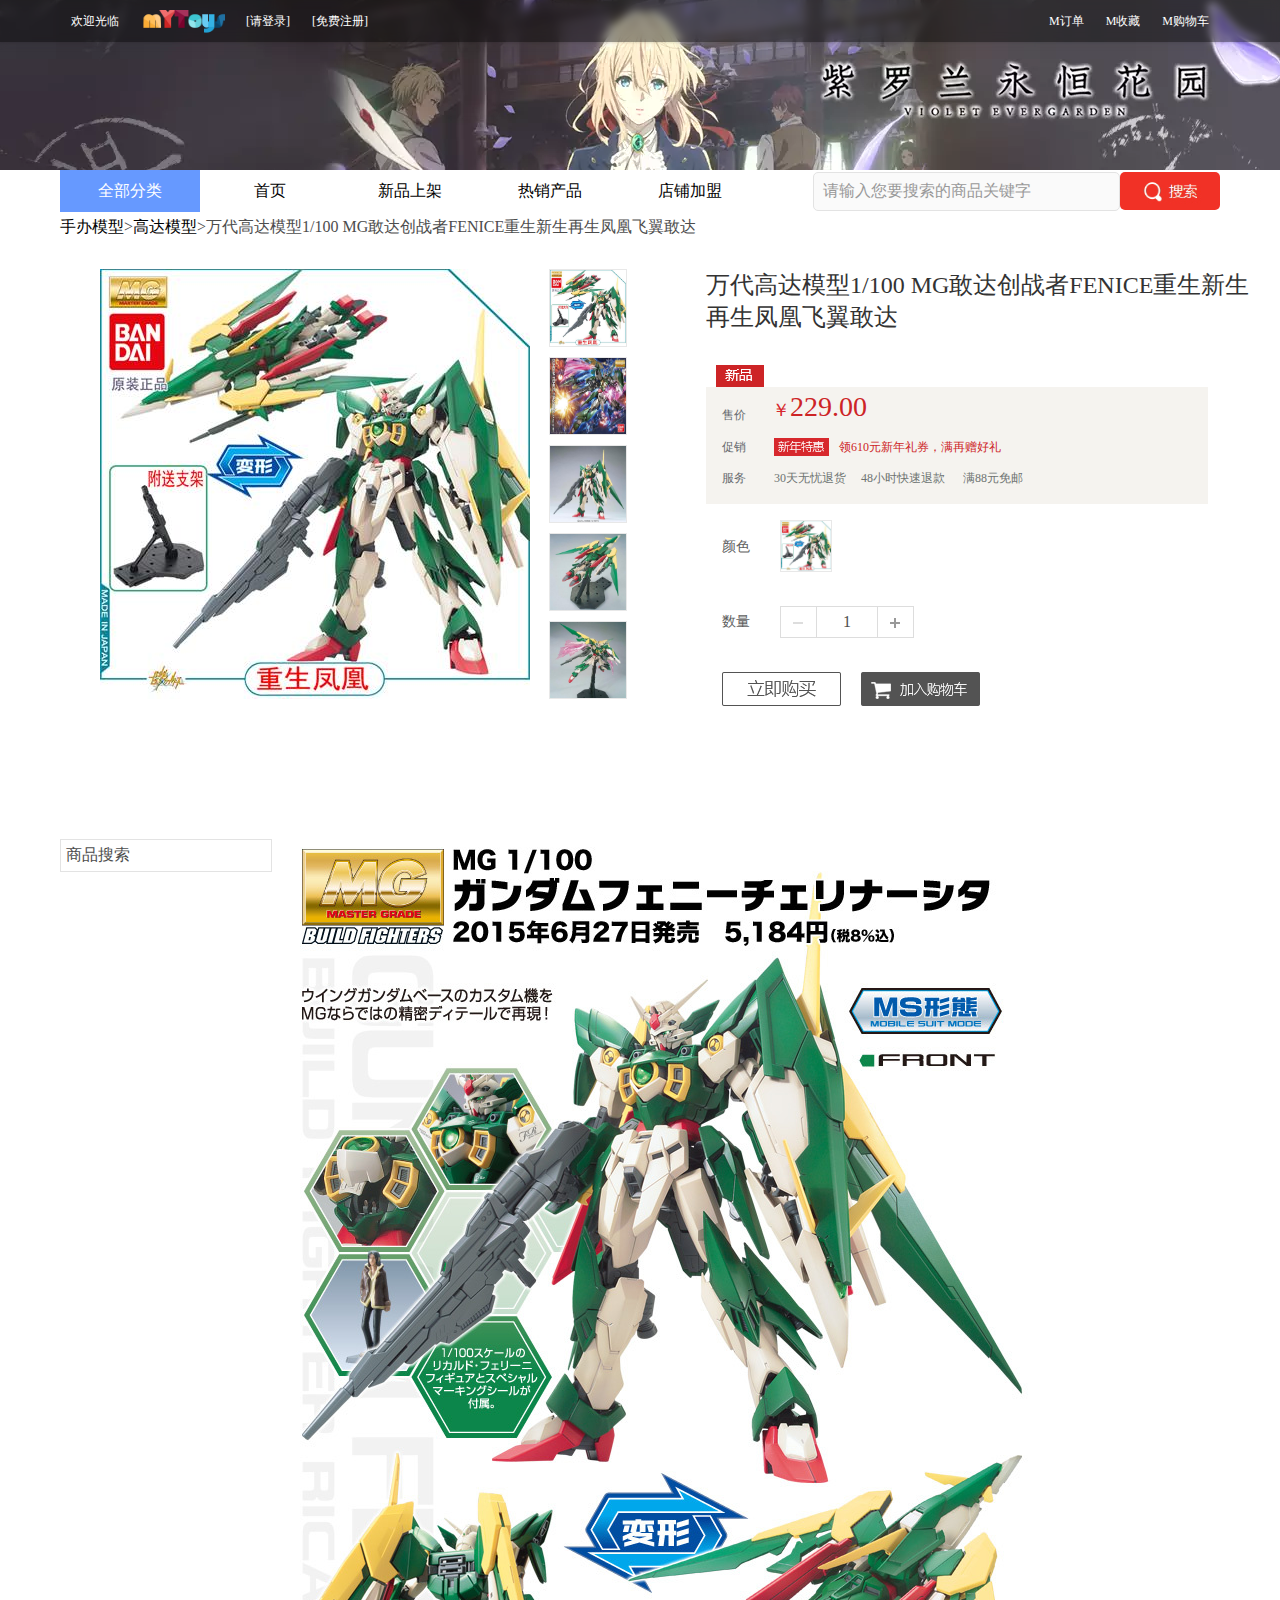
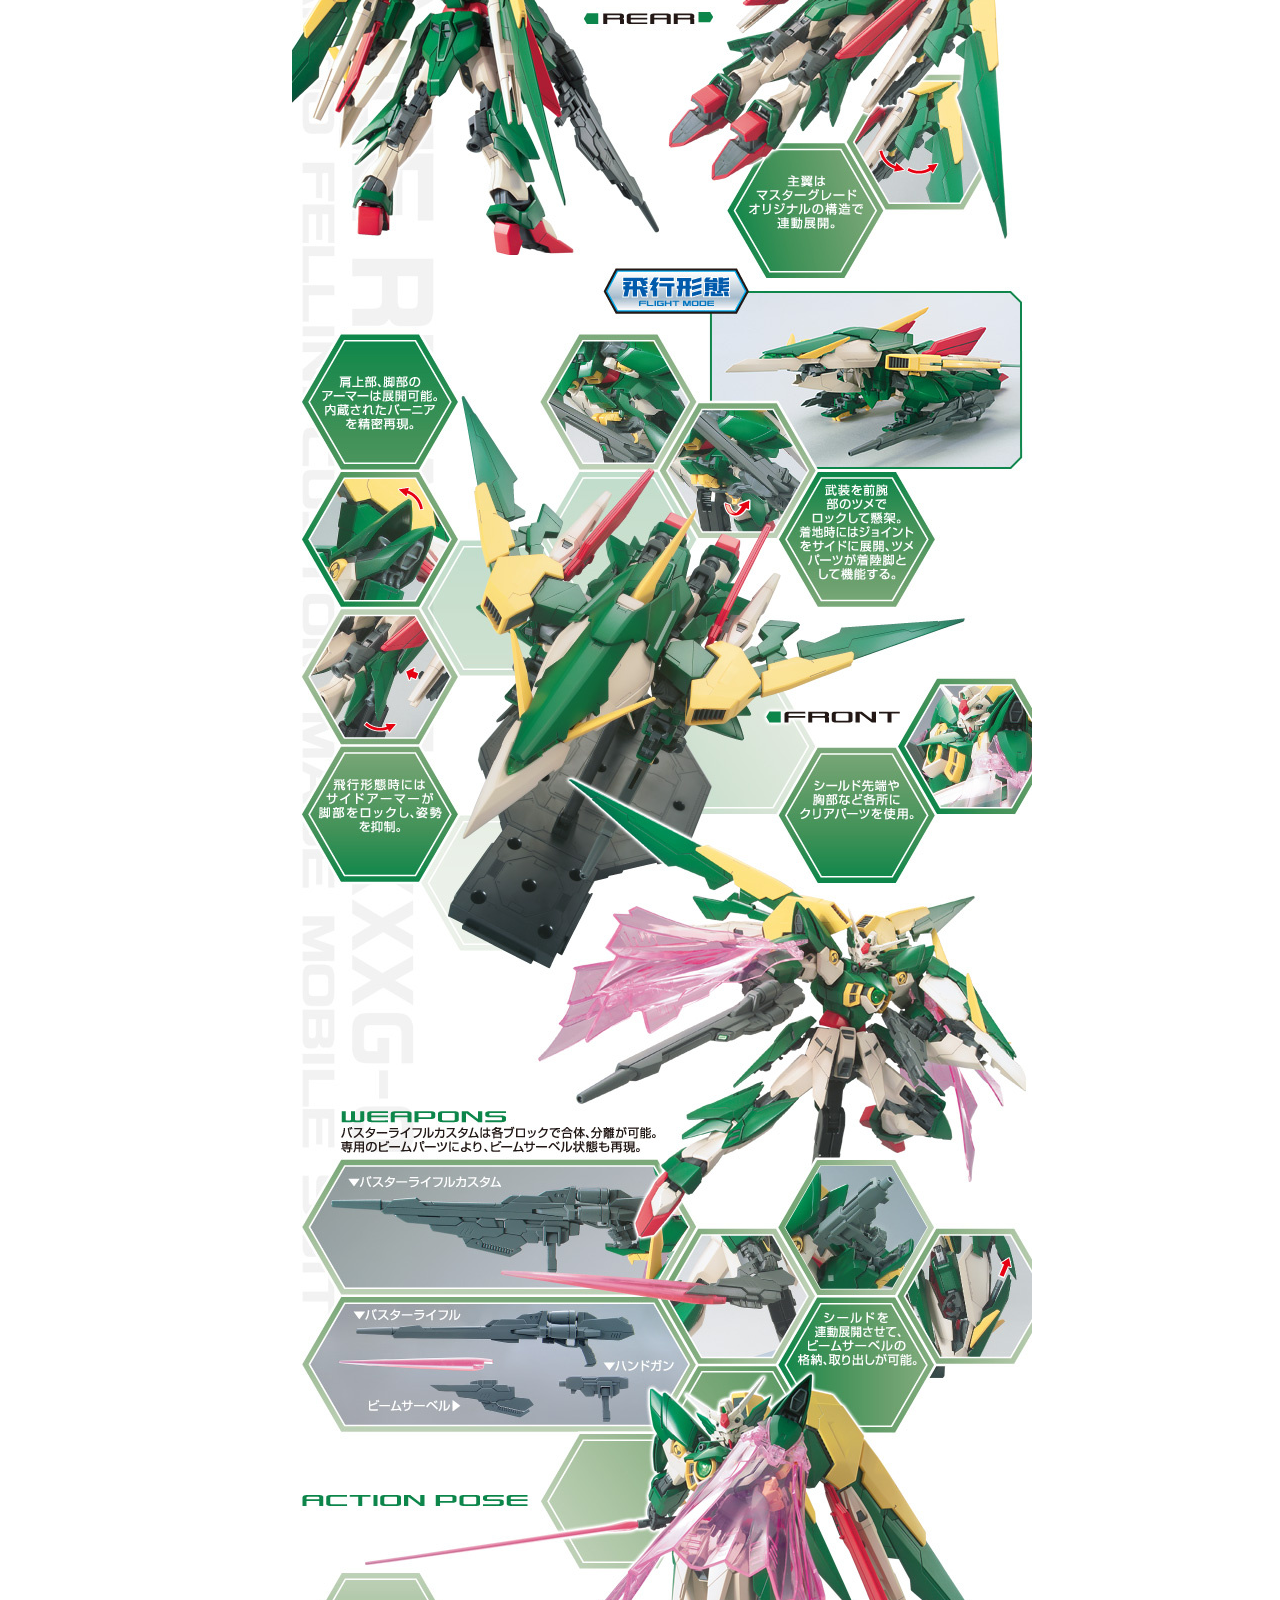
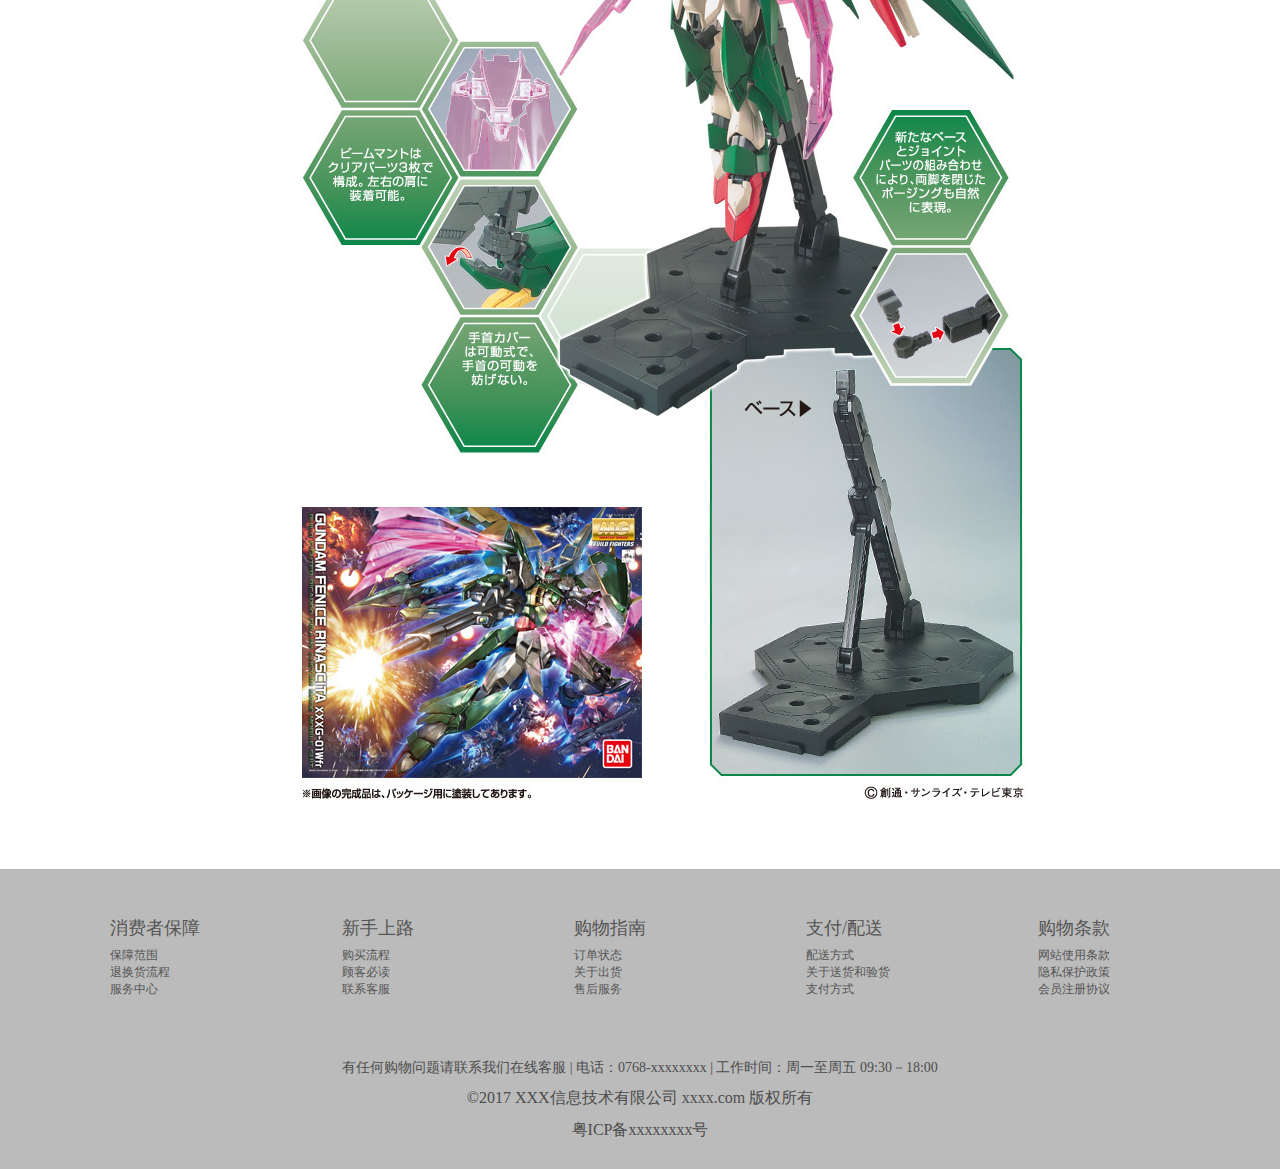
<file: product/GunPla2b_!!gp0201.html>
<!DOCTYPE html PUBLIC "-//W3C//DTD XHTML 1.0 Transitional//EN" "http://www.w3.org/TR/xhtml1/DTD/xhtml1-transitional.dtd">
<html xmlns="http://www.w3.org/1999/xhtml">
<head>
<meta http-equiv="Content-Type" content="text/html; charset=utf-8" />
<meta name="viewport” content=”width=device-width, initial-scale=1.0, minimum-scale=0.5, maximum-scale=2.0, user-scalable=no" />
<script src="../jquery.min.js" type="text/javascript"></script>
<script src="../index.js" type="text/javascript"></script>
<title>商品详情</title>
<link rel="stylesheet" href="detail.css">
<link rel="stylesheet" href="../style.css">
<link rel="stylesheet" href="shouye.css">
<script>
$(document).ready(function(){
	var $miaobian=$('.Xcontent08>div');
	var $huantu=$('.Xcontent06>img');
	var $miaobian1=$('.Xcontent26>div');
	$miaobian.mousemove(function(){miaobian(this);});
	$miaobian1.click(function(){miaobian1(this);});
	function miaobian(thisMb){
		for(var i=0; i<$miaobian.length; i++){
			$miaobian[i].style.borderColor = '#dedede';
		}
		thisMb.style.borderColor = '#cd2426';
	
		$huantu[0].src = thisMb.children[0].src;
	}
	function miaobian1(thisMb1){
		for(var i=0; i<$miaobian1.length; i++){
			$miaobian1[i].style.borderColor = '#dedede';
		}
	//		thisMb.style.borderColor = '#cd2426';
		$miaobian.css('border-color','#dedede');
		thisMb1.style.borderColor = '#cd2426';
		$huantu[0].src = thisMb1.children[0].src;
	}
			$(".Xcontent33").click(function(){
			var value=parseInt($('.input').val())+1;
			$('.input').val(value);
		})
	
		$(".Xcontent32").click(function(){	
			var num = $(".input").val()
			if(num>0){
				$(".input").val(num-1);
			}			
			
		})
})
</script>
</head>

<body>
<div>
    	<!--头部-->
	<div class="header">
    	<!--导航栏-->
    	<div class="nav-menu">
        	<div class="nav-bg" style="background-image:url(../imges/banner.png)"></div>
            <div class="nav-mask"></div>
            <!--导航栏菜单-->
            <div class="nav-wrapper">
            	<div class="nav-left fl">
                	<ul>
                    	<li class="nav-item ">
                        	<a class="t">欢迎光临</a>
                            <a href="../index.html" ><img src="../imges/logo.png" style="width:105px;"/></a>
                        </li>
                        <li class="nav-item login">
                        	<a href="../member/login.html" class="t">[请登录]</a>
                        </li>
                        <li class="nav-item register">
                        	<a href="../member/register.html" class="t">[免费注册]</a>
                        </li>
                    </ul>
                </div>
                <div class="nav-midden fr"></div>
                <div class="nav-right fr">
                	<ul class="fr">
                    	<li class="nav-item ">
                        	<a href="#" class="t">M订单</a>
                        </li>
                        <li class="nav-item">
                        	<a href="#" class="t">M收藏</a>
                        </li>
                        <li class="nav-item">
                        	<a href="#" class="t">M购物车</a>
                        </li>
                    </ul>
                </div>
            </div>
        </div>
        <!--banner-->
        <div class="banner"></div>
        <!--菜单栏-->
        <div class="wrapper">
        	<ul class="nav-menu">
            	<li class="nav-item all-category">
                	<a>全部分类</a>
                    <ul class="sub-nav">
                    	<li class="sub-nav-item">手办模型
                        	<div class="submenu">
                            	<div class="submenu-menu">
                                	<dl><a href="../list/list.html">粘土人</a></dl>
                                    <dl><a href="../list/list.html">高达模型</a></dl>
                                    <dl><a href="../list/list.html">纸模</a></dl>
                                    <dl><a href="../list/list.html">动漫公仔</a></dl>
                                    <dl><a href="../list/list.html">景品摆件</a></dl>
                                </div>
                                <div class="submenu-img">
                                	<img src="../imges/model.png">
                                </div>
                            </div>
                        </li>
                        <li class="sub-nav-item">动漫饰品
                        	<div class="submenu">
                            	<div class="submenu-menu">
                                    <dl><a href="../list/list.html">胸针徽章</a></dl>
                                    <dl><a href="../list/list.html">项链</a></dl>
                                    <dl><a href="../list/list.html">钥匙扣</a></dl>
                                    <dl><a href="../list/list.html">挂件</a></dl>
                                    <dl><a href="../list/list.html">手链/手镯</a></dl>
                                </div>
                                <div class="submenu-img">
                                	<img src="../imges/decorations.png">
                                </div>
                            </div>
                        </li>
                        <li class="sub-nav-item">文具箱包
                        	<div class="submenu">
                            	<div class="submenu-menu">
                                    <dl><a href="../list/list.html">书签/贴纸</a></dl>
                                    <dl><a href="../list/list.html">笔记本</a></dl>
                                    <dl><a href="../list/list.html">笔袋/文具盒</a></dl>
                                    <dl><a href="../list/list.html">明信片</a></dl>
                                    <dl><a href="../list/list.html">钱包</a></dl>
                                    <dl><a href="../list/list.html">背包/提袋</a></dl>
                                </div>
                                <div class="submenu-img">
                                	<img src="../imges/stationery.png">
                                </div>
                            </div>
                        </li>
                        <li class="sub-nav-item">衣着装备
                        	<div class="submenu">
                            	<div class="submenu-menu">
                                    <dl><a href="../list/list.html">上衣</a></dl>
                                    <dl><a href="../list/list.html">下装</a></dl>
                                    <dl><a href="../list/list.html">抱枕</a></dl>
                                    <dl><a href="../list/list.html">手表</a></dl>
                                    <dl><a href="../list/list.html">雨伞</a></dl>
                                    <dl><a href="../list/list.html">鼠标垫</a></dl>
                                </div>
                                <div class="submenu-img">
                                	<img src="../imges/clothes.png">
                                </div>
                            </div>
                        </li>
                        <li class="sub-nav-item">桌游，玩具
                        	<div class="submenu">
                            	<div class="submenu-menu">
                                    <dl><a href="../list/list.html">桌游卡牌</a></dl>
                                    <dl><a href="../list/list.html">扑克牌</a></dl>
                                    <dl><a href="../list/list.html">盒蛋/扭蛋</a></dl>
                                    <dl><a href="../list/list.html">人偶/摆件</a></dl>
                                </div>
                                <div class="submenu-img">
                                	<img src="../imges/card.png">
                                </div>
                            </div>
                        </li>
                        <li class="sub-nav-item">游戏
                        	<div class="submenu">
                            	<div class="submenu-menu">
                                    <dl><a href="../list/list.html">益智游戏</a></dl>
                                    <dl><a href="../list/list.html">策略游戏</a></dl>
                                    <dl><a href="../list/list.html">动作游戏</a></dl>
                                    <dl><a href="../list/list.html">塔防游戏</a></dl>
                                    <dl><a href="../list/list.html">卡牌游戏</a></dl>
                                </div>
                                <div class="submenu-img">
                                	<img src="../imges/game.png">
                                </div>
                            </div>
                        </li>
                        <li class="sub-nav-item">漫画连载
                        	<div class="submenu">
                            	<div class="submenu-menu">
                                    <dl><a href="../list/list.html">搞笑</a></dl>
                                    <dl><a href="../list/list.html">魔幻</a></dl>
                                    <dl><a href="../list/list.html">科技</a></dl>
                                    <dl><a href="../list/list.html">战争</a></dl>
                                    <dl><a href="../list/list.html">同人</a></dl>
                                </div>
                                <div class="submenu-img">
                                	<img src="../imges/cartoon.png">
                                </div>
                            </div>
                        </li>
                    </ul>
                </li>
                <li class="nav-item category"><a href="../index.html" class="c">首页</a></li>
                <li class="nav-item category"><a href="#" class="c">新品上架</a></li>
                <li class="nav-item category"><a href="#" class="c">热销产品</a></li>
                <li class="nav-item category"><a href="#" class="c">店铺加盟</a></li>
                <div>
                    <form method="get" action="">
                        <div><input class="submit formr" type="submit" value=""></div>
                        <div><input class="text formr" type="text" name="select" value=" 请输入您要搜索的商品关键字" style="color: rgb(153, 153, 153);" autocomplete="off"></div>
                    </form>
                </div>
            </ul>
        </div>
    </div>
    <!--商品详情-->
    <div class="main">
    	<div class="wrap-sp">
        	<div class="bread-nav">
            	<a href="#">手办模型</a><span>&gt;</span><a href="#">高达模型</a><span>&gt;</span><span>万代高达模型1/100 MG敢达创战者FENICE重生新生再生凤凰飞翼敢达</span>
            </div>
            <div class="Xcontent">
            	<form action="" method="get">
                <ul class="Xcontent01">
                    <div class="Xcontent06"><img src="../imges/models/gunpla/GunPla2b_!!gp0201.jpg"></div>
                    <ol class="Xcontent08">
                        <div class="Xcontent07"><img src="../imges/models/gunpla/GunPla2b_!!gp0201.jpg"></div>
                        <div class="Xcontent09"><img src="../imges/models/gunpla/GunPla2b_!!gp0202.jpg"></div>
                        <div class="Xcontent10"><img src="../imges/models/gunpla/GunPla2b_!!gp0203.jpg"></div>
                        <div class="Xcontent11"><img src="../imges/models/gunpla/GunPla2b_!!gp0204.jpg"></div>
                        <div class="Xcontent12"><img src="../imges/models/gunpla/GunPla2b_!!gp0205.jpg"></div>
                    </ol>
                    <ol class="Xcontent13">
                        <div class="Xcontent14"><a href="#"><p>万代高达模型1/100 MG敢达创战者FENICE重生新生再生凤凰飞翼敢达</p></a></div>
                        <div class="Xcontent15"><img src="../imges/X11.png"></div>
                        <div class="Xcontent16"><p></p></div>
                        <div class="Xcontent17">
                            <p class="Xcontent18">售价</p>
                            <p class="Xcontent19">￥<span>229.00</span></p>
                            <div class="Xcontent20">
                                <p class="Xcontent21">促销</p>
                                <img src="../imges/X12.png">
                                <p class="Xcontent22">领610元新年礼券，满再赠好礼</p>
                            </div>
                            <div class="Xcontent23">
                                <p class="Xcontent24">服务</p>
                                <p class="Xcontent25">30天无忧退货&nbsp;&nbsp;&nbsp;&nbsp;       48小时快速退款 &nbsp;&nbsp;&nbsp;&nbsp;        满88元免邮</p>
                            </div>
                            
                        </div>
                        <div class="Xcontent26">
                            <p class="Xcontent27">颜色</p>
                            <div class="Xcontent28"><img  src="../imges/models/gunpla/GunPla2b_!!gp0201.jpg"></div>
                        </div>
                        <div class="Xcontent30">
                            <p class="Xcontent31">数量</p>
                            <div class="Xcontent32"><img src="../imges/X15.png"></div>
                            <input type="text" class="input" value="1">
                            <div class="Xcontent33"><img src="../imges/16.png"></div>
                        </div>
                        <div class="Xcontent34"><a href="#"><img src="../imges/X17.png"></a></div>
                        <div class="Xcontent35"><a href="#"><img src="../imges/X18.png"></a></div>
                    </ol>
                </ul>
                </form>
            </div>
            <div class="Xdetail">
            	<div class="left-detail adetail">商品搜索</div>
            	<div class="right-detail adetail">
                	<img src="../imges/models/gunpla/GunPla2b_!!gp0206.jpg"/>
                </div>
            </div>
            <div style="clear:both;"></div>
        </div>
    </div>
    <!--页尾-->
    <div class="footer">
   		<div class="footer-wrapper">
        <div style="height:135px">
            <div class='info-block'>
                <strong>消费者保障</strong>
                <div class="info-text">
                    <div><a href="#">保障范围</a></div>
                    <div><a href="#">退换货流程</a></div>
                    <div><a href="#">服务中心</a></div>
                </div>
            </div> 
            <div class='info-block'>
                <strong>新手上路</strong>
                <div class="info-text">
                    <div><a href="#">购买流程</a></div>
                    <div><a href="#">顾客必读</a></div>
                    <div><a href="#">联系客服</a></div>
                </div>
            </div> 
            <div class='info-block'>
                <strong>购物指南</strong>
                <div class="info-text">
                    <div><a href="#">订单状态</a></div>
                    <div><a href="#">关于出货</a></div>
                    <div><a href="#">售后服务</a></div>
                </div>
            </div> 
            <div class='info-block'>
                <strong>支付/配送</strong>
                <div class="info-text">
                    <div><a href="#">配送方式</a></div>
                    <div><a href="#">关于送货和验货</a></div>
                    <div><a href="#">支付方式</a></div>
                </div>
            </div> 
            <div class='info-block'>
                <strong>购物条款</strong>
                <div class="info-text">
                    <div><a href="#">网站使用条款</a></div>
                    <div><a href="#">隐私保护政策</a></div>
                    <div><a href="#">会员注册协议</a></div>
                </div>
            </div> 
        </div>
        </div>
        <div class="footer2 ">
        	有任何购物问题请联系我们在线客服 | 电话：0768-xxxxxxxx | 工作时间：周一至周五 09:30－18:00 
			<p>©2017 XXX信息技术有限公司 xxxx.com 版权所有</p>
            <div style="text-align: center;">粤ICP备xxxxxxxx号</div>
        </div> 
    </div>
</div>
</body>
</html>
</file>
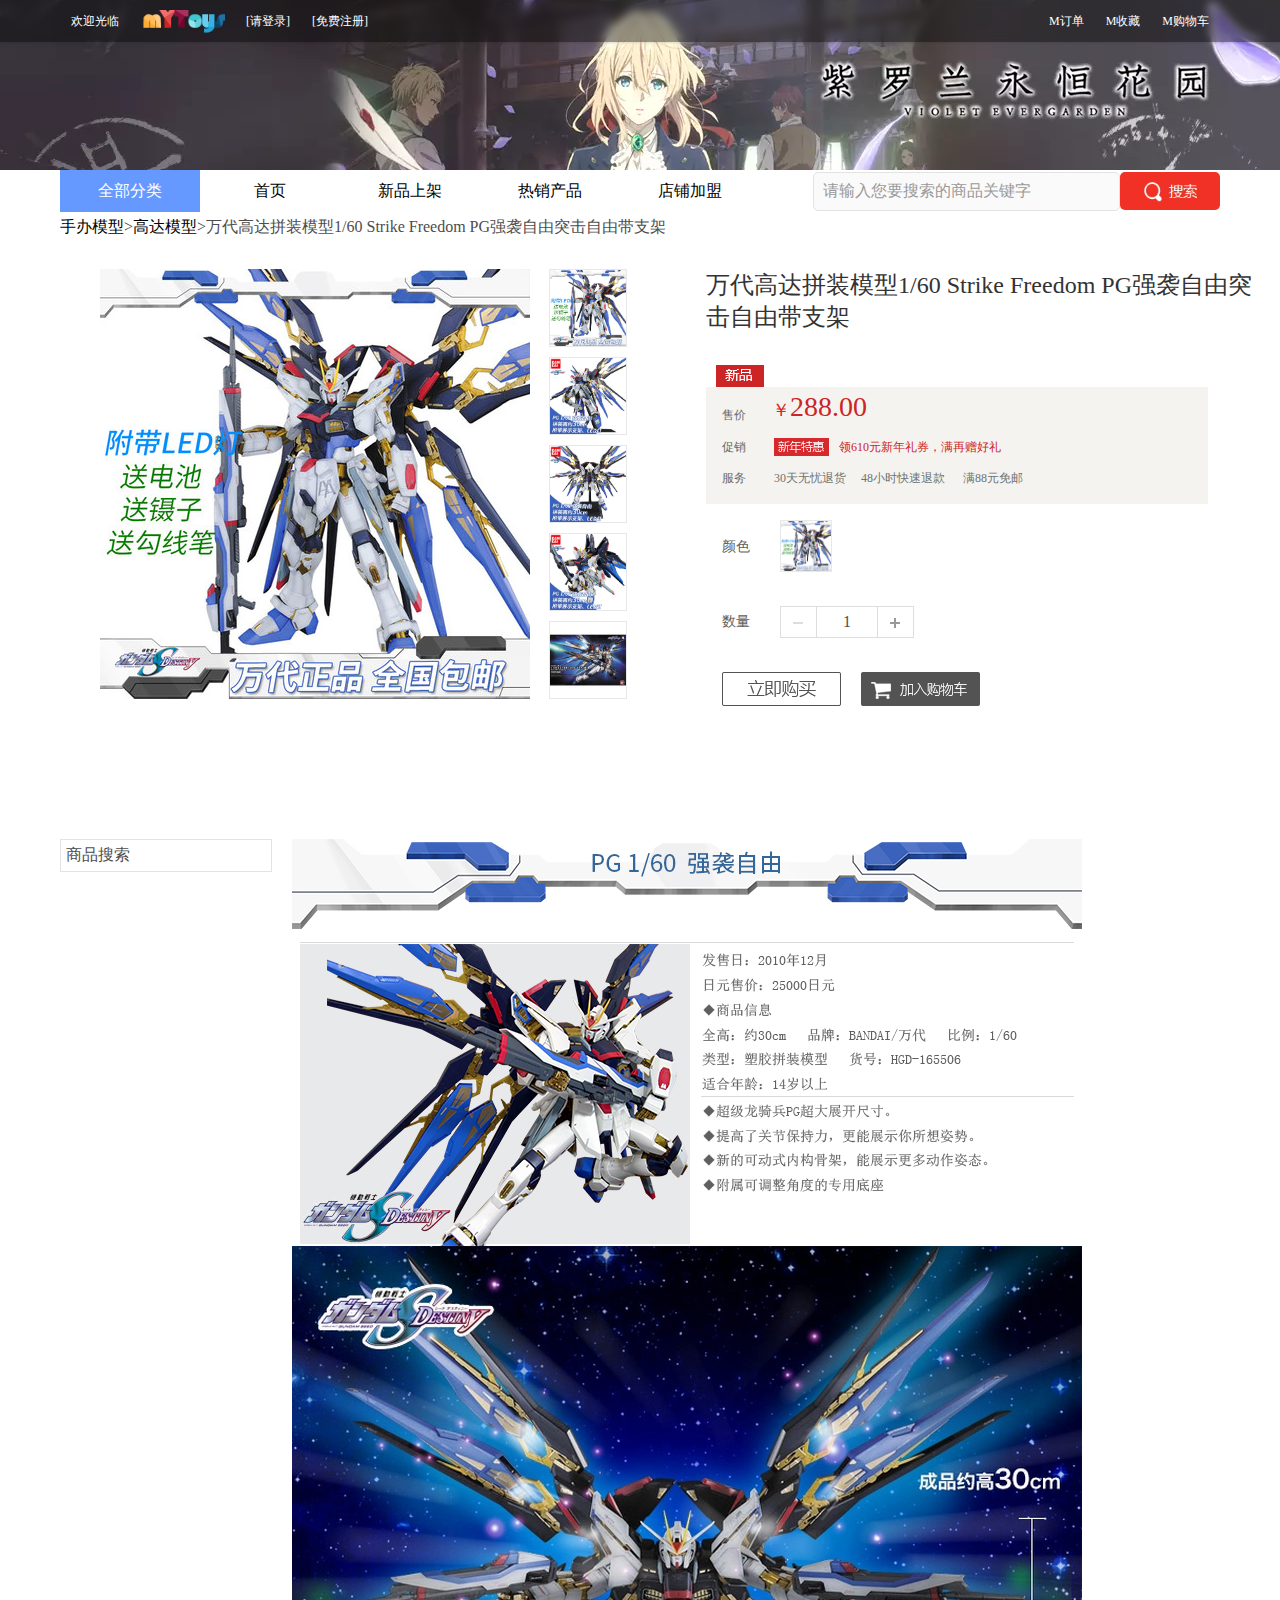
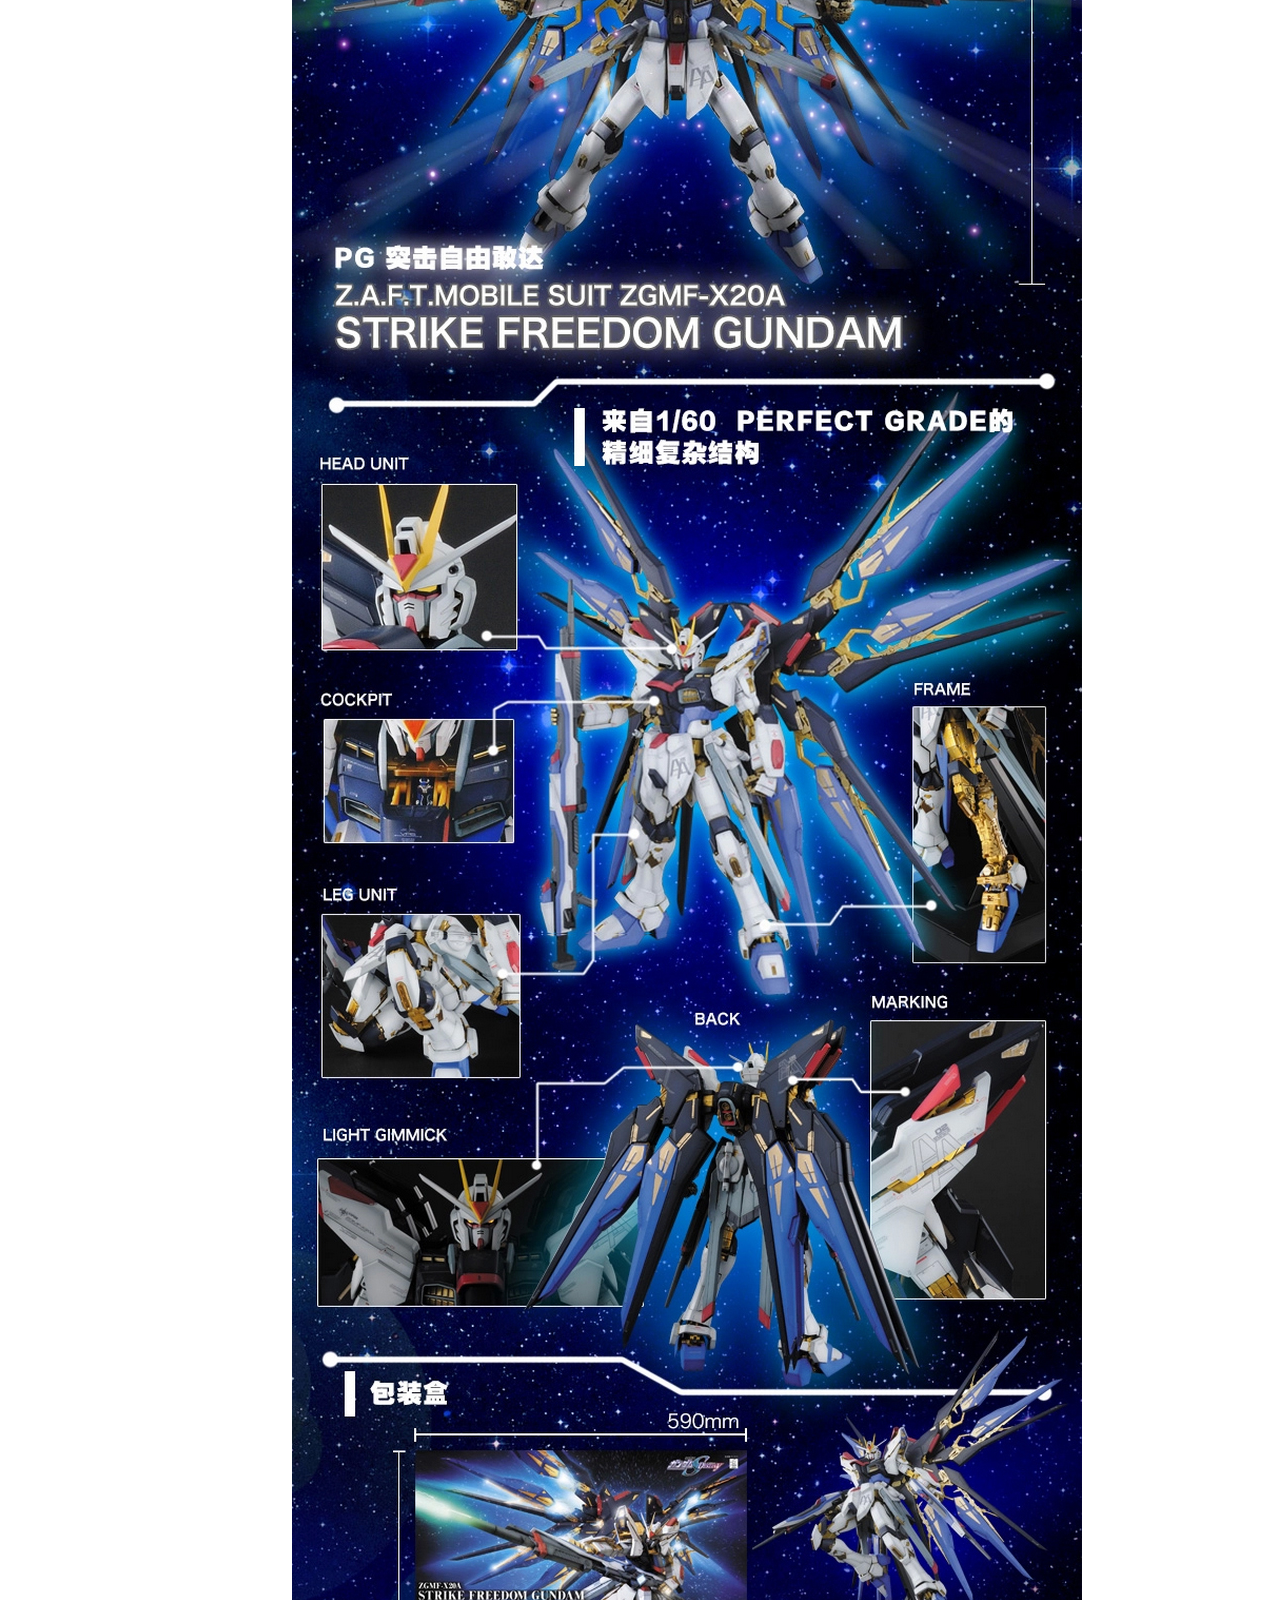
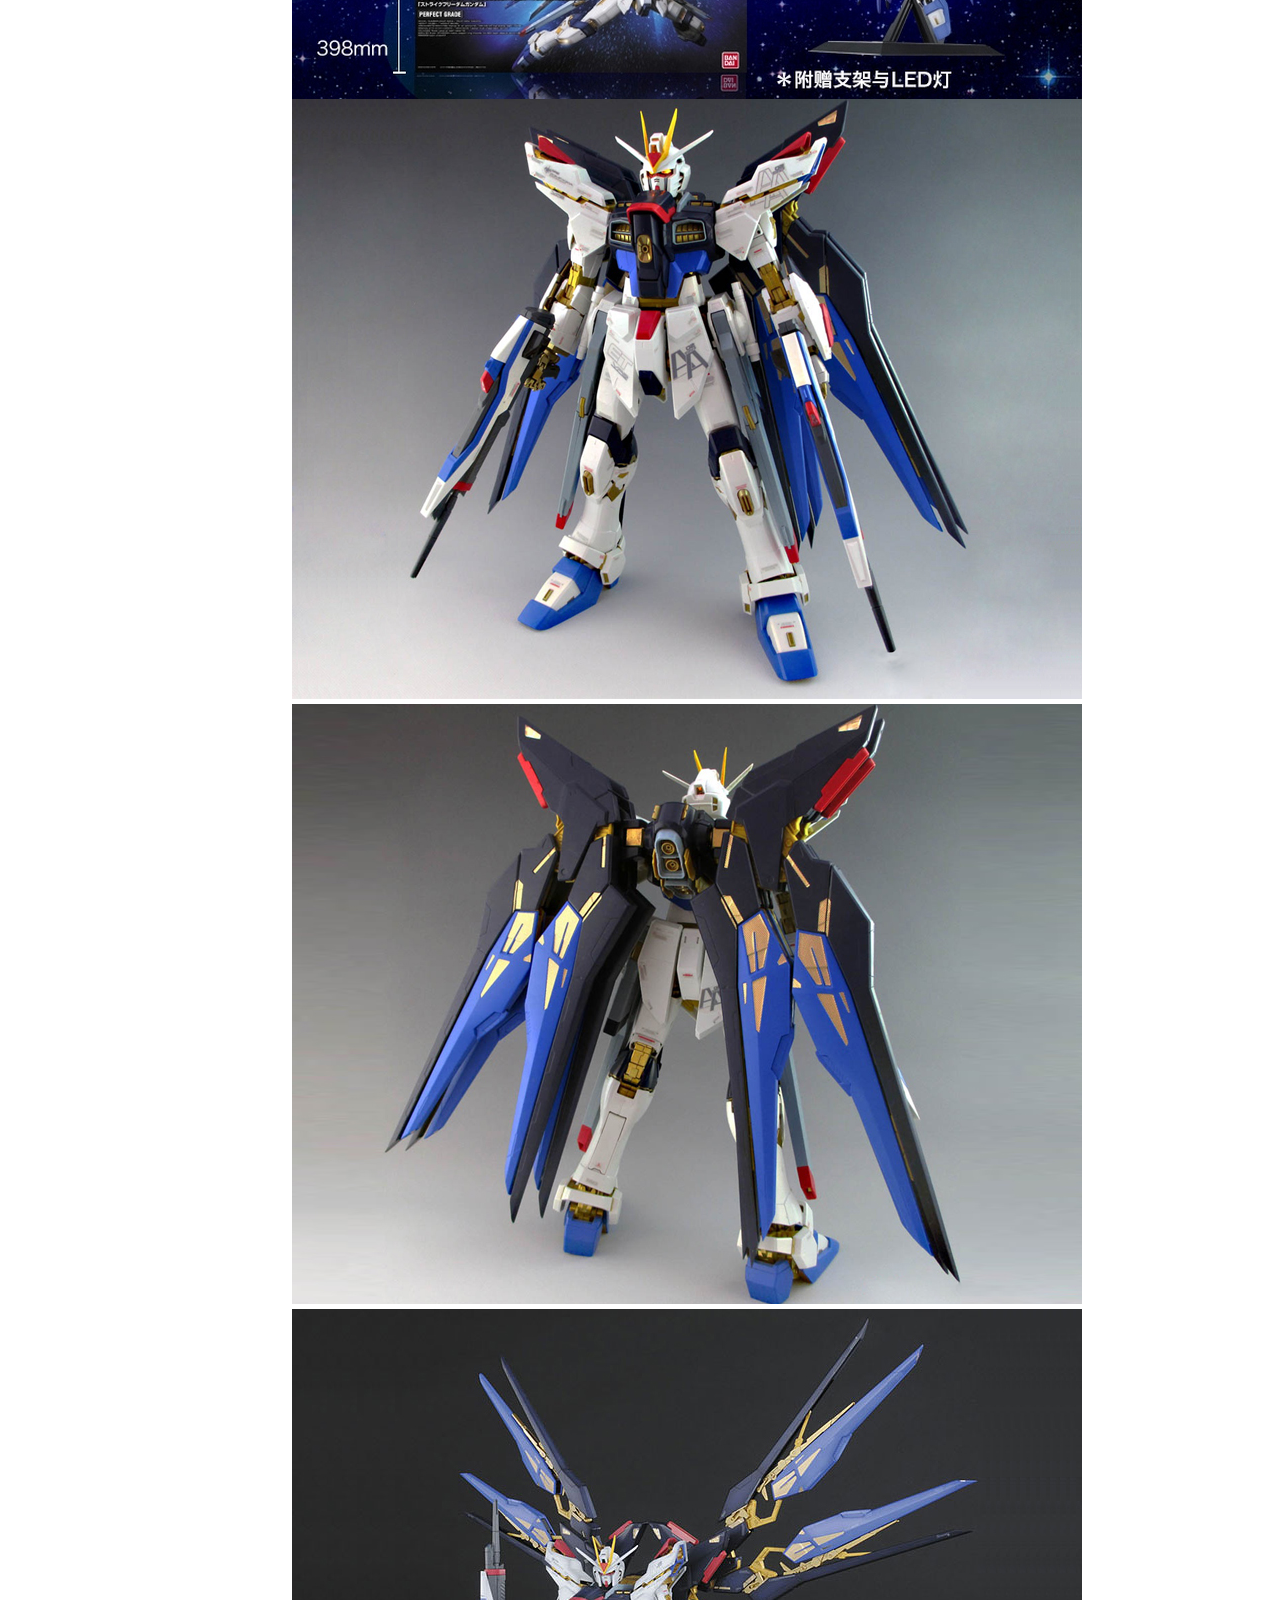
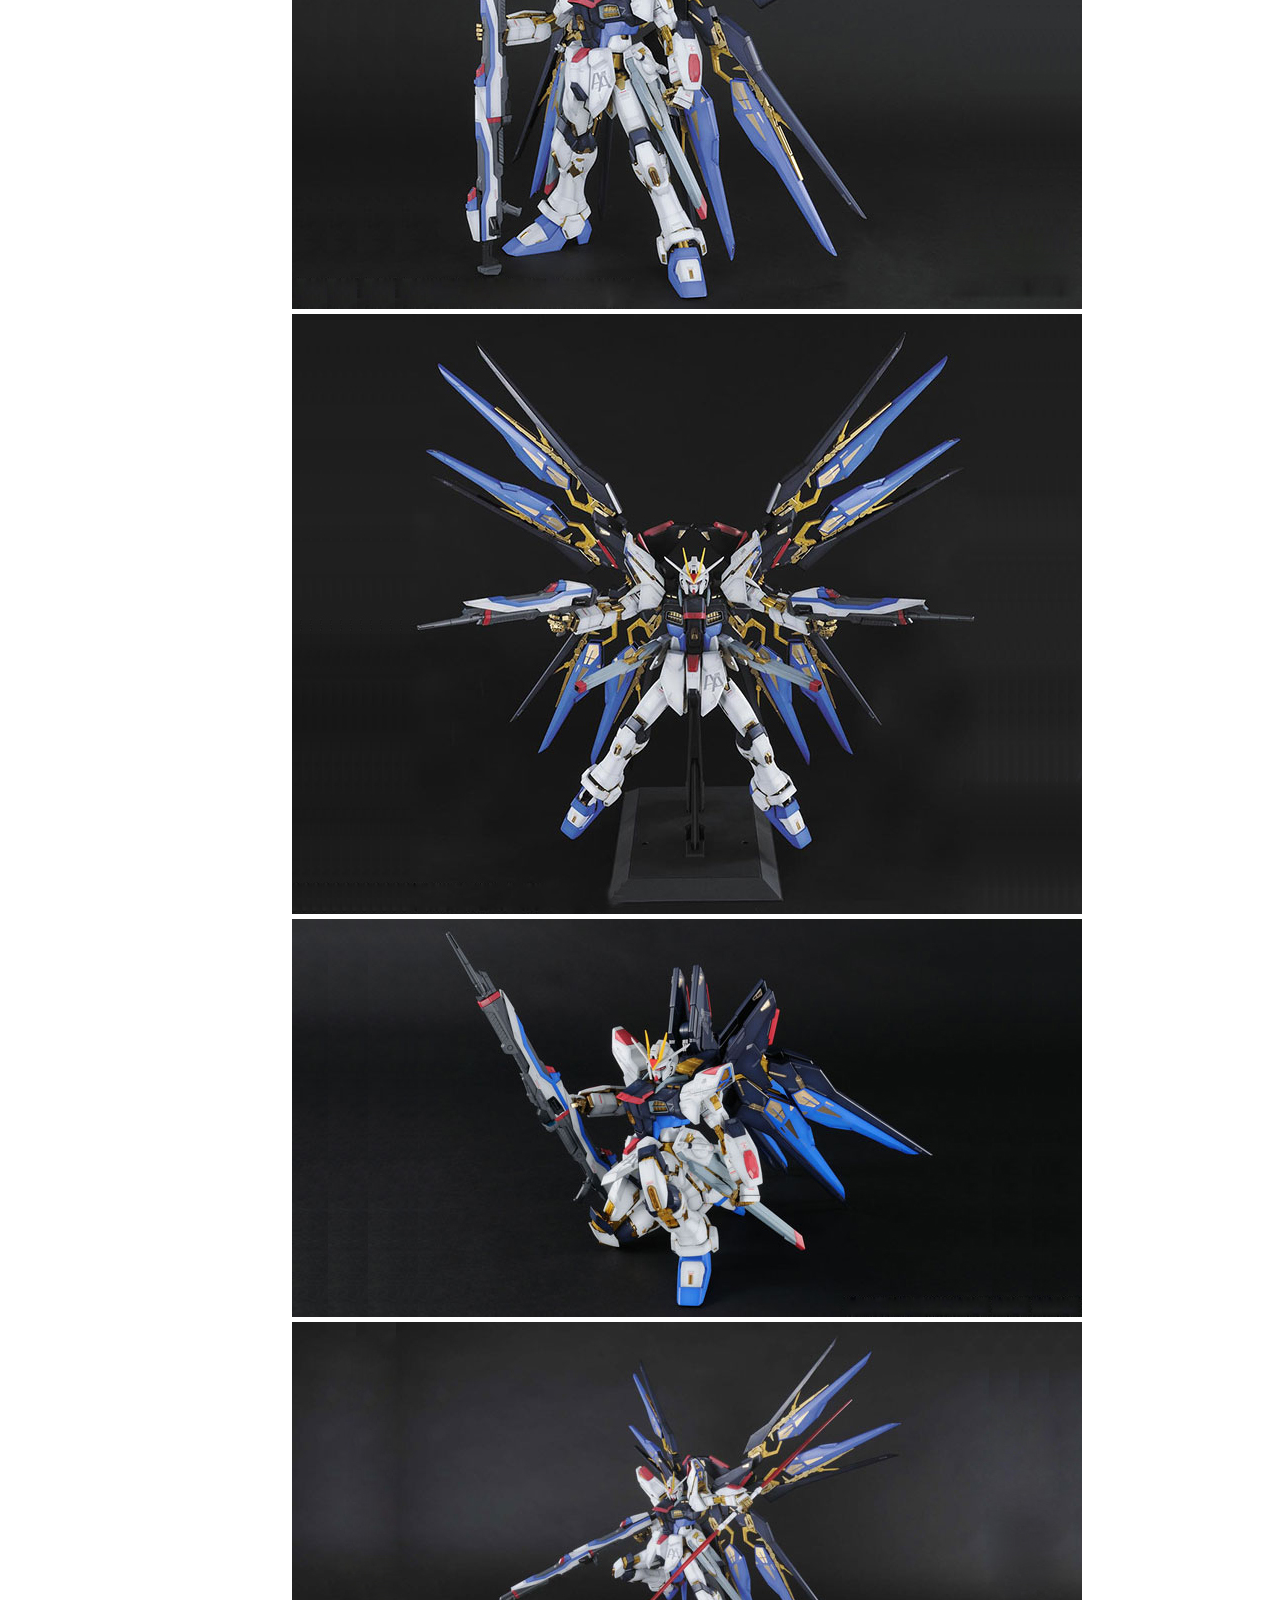
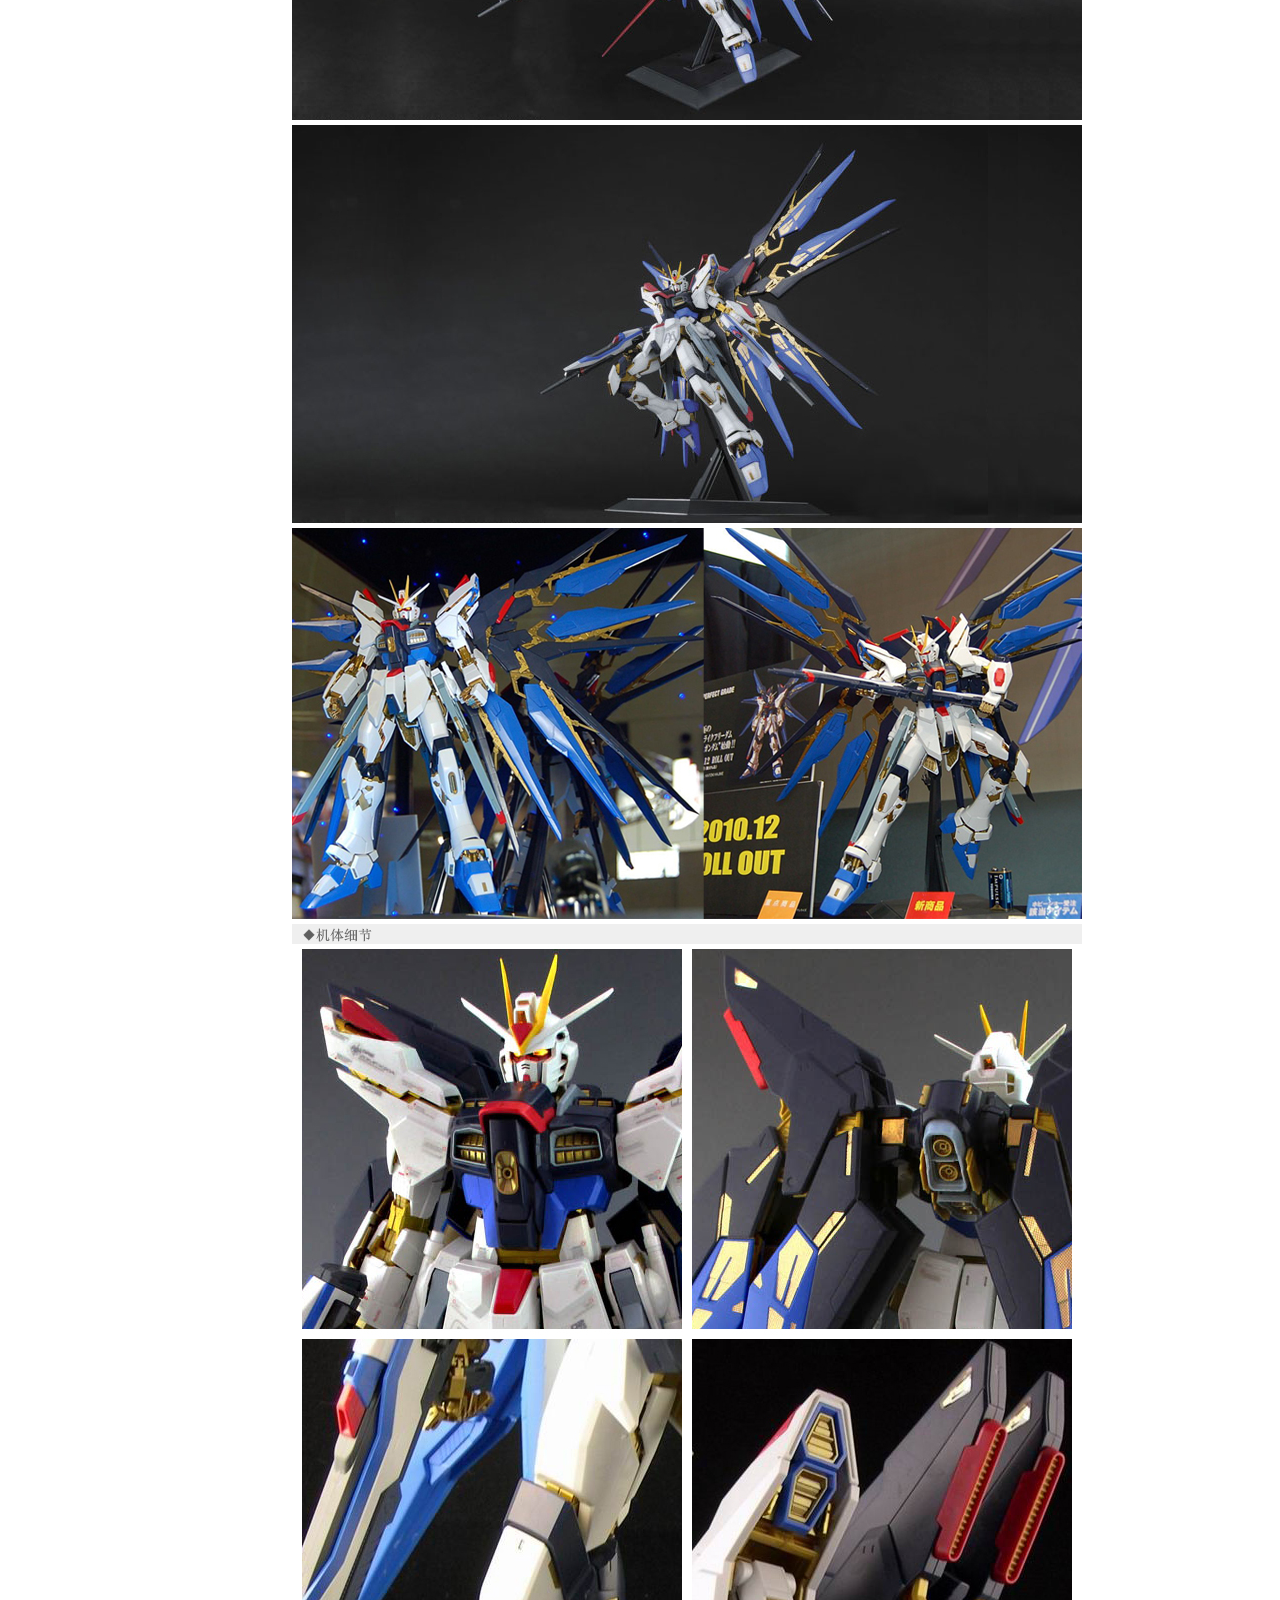
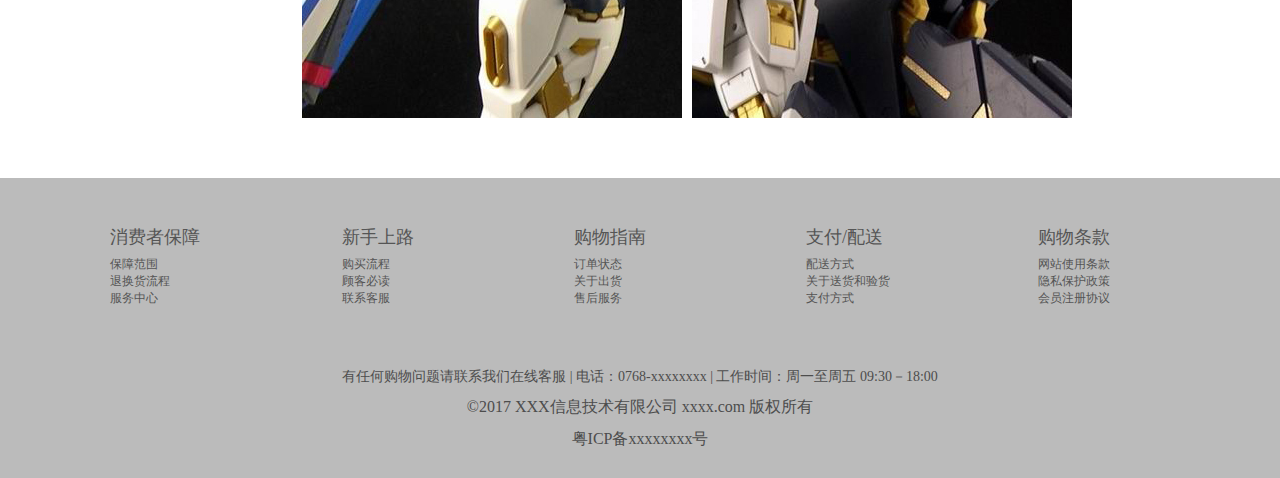
<file: product/GunPla2b_!!gp0301.html>
<!DOCTYPE html PUBLIC "-//W3C//DTD XHTML 1.0 Transitional//EN" "http://www.w3.org/TR/xhtml1/DTD/xhtml1-transitional.dtd">
<html xmlns="http://www.w3.org/1999/xhtml">
<head>
<meta http-equiv="Content-Type" content="text/html; charset=utf-8" />
<meta name="viewport” content=”width=device-width, initial-scale=1.0, minimum-scale=0.5, maximum-scale=2.0, user-scalable=no" />
<script src="../jquery.min.js" type="text/javascript"></script>
<script src="../index.js" type="text/javascript"></script>
<title>商品详情</title>
<link rel="stylesheet" href="detail.css">
<link rel="stylesheet" href="../style.css">
<link rel="stylesheet" href="shouye.css">
<script>
$(document).ready(function(){
	var $miaobian=$('.Xcontent08>div');
	var $huantu=$('.Xcontent06>img');
	var $miaobian1=$('.Xcontent26>div');
	$miaobian.mousemove(function(){miaobian(this);});
	$miaobian1.click(function(){miaobian1(this);});
	function miaobian(thisMb){
		for(var i=0; i<$miaobian.length; i++){
			$miaobian[i].style.borderColor = '#dedede';
		}
		thisMb.style.borderColor = '#cd2426';
	
		$huantu[0].src = thisMb.children[0].src;
	}
	function miaobian1(thisMb1){
		for(var i=0; i<$miaobian1.length; i++){
			$miaobian1[i].style.borderColor = '#dedede';
		}
	//		thisMb.style.borderColor = '#cd2426';
		$miaobian.css('border-color','#dedede');
		thisMb1.style.borderColor = '#cd2426';
		$huantu[0].src = thisMb1.children[0].src;
	}
			$(".Xcontent33").click(function(){
			var value=parseInt($('.input').val())+1;
			$('.input').val(value);
		})
	
		$(".Xcontent32").click(function(){	
			var num = $(".input").val()
			if(num>0){
				$(".input").val(num-1);
			}			
			
		})
})
</script>
</head>

<body>
<div>
    	<!--头部-->
	<div class="header">
    	<!--导航栏-->
    	<div class="nav-menu">
        	<div class="nav-bg" style="background-image:url(../imges/banner.png)"></div>
            <div class="nav-mask"></div>
            <!--导航栏菜单-->
            <div class="nav-wrapper">
            	<div class="nav-left fl">
                	<ul>
                    	<li class="nav-item ">
                        	<a class="t">欢迎光临</a>
                            <a href="../index.html" ><img src="../imges/logo.png" style="width:105px;"/></a>
                        </li>
                        <li class="nav-item login">
                        	<a href="../member/login.html" class="t">[请登录]</a>
                        </li>
                        <li class="nav-item register">
                        	<a href="../member/register.html" class="t">[免费注册]</a>
                        </li>
                    </ul>
                </div>
                <div class="nav-midden fr"></div>
                <div class="nav-right fr">
                	<ul class="fr">
                    	<li class="nav-item ">
                        	<a href="#" class="t">M订单</a>
                        </li>
                        <li class="nav-item">
                        	<a href="#" class="t">M收藏</a>
                        </li>
                        <li class="nav-item">
                        	<a href="#" class="t">M购物车</a>
                        </li>
                    </ul>
                </div>
            </div>
        </div>
        <!--banner-->
        <div class="banner"></div>
        <!--菜单栏-->
        <div class="wrapper">
        	<ul class="nav-menu">
            	<li class="nav-item all-category">
                	<a>全部分类</a>
                    <ul class="sub-nav">
                    	<li class="sub-nav-item">手办模型
                        	<div class="submenu">
                            	<div class="submenu-menu">
                                	<dl><a href="../list/list.html">粘土人</a></dl>
                                    <dl><a href="../list/list.html">高达模型</a></dl>
                                    <dl><a href="../list/list.html">纸模</a></dl>
                                    <dl><a href="../list/list.html">动漫公仔</a></dl>
                                    <dl><a href="../list/list.html">景品摆件</a></dl>
                                </div>
                                <div class="submenu-img">
                                	<img src="../imges/model.png">
                                </div>
                            </div>
                        </li>
                        <li class="sub-nav-item">动漫饰品
                        	<div class="submenu">
                            	<div class="submenu-menu">
                                    <dl><a href="../list/list.html">胸针徽章</a></dl>
                                    <dl><a href="../list/list.html">项链</a></dl>
                                    <dl><a href="../list/list.html">钥匙扣</a></dl>
                                    <dl><a href="../list/list.html">挂件</a></dl>
                                    <dl><a href="../list/list.html">手链/手镯</a></dl>
                                </div>
                                <div class="submenu-img">
                                	<img src="../imges/decorations.png">
                                </div>
                            </div>
                        </li>
                        <li class="sub-nav-item">文具箱包
                        	<div class="submenu">
                            	<div class="submenu-menu">
                                    <dl><a href="../list/list.html">书签/贴纸</a></dl>
                                    <dl><a href="../list/list.html">笔记本</a></dl>
                                    <dl><a href="../list/list.html">笔袋/文具盒</a></dl>
                                    <dl><a href="../list/list.html">明信片</a></dl>
                                    <dl><a href="../list/list.html">钱包</a></dl>
                                    <dl><a href="../list/list.html">背包/提袋</a></dl>
                                </div>
                                <div class="submenu-img">
                                	<img src="../imges/stationery.png">
                                </div>
                            </div>
                        </li>
                        <li class="sub-nav-item">衣着装备
                        	<div class="submenu">
                            	<div class="submenu-menu">
                                    <dl><a href="../list/list.html">上衣</a></dl>
                                    <dl><a href="../list/list.html">下装</a></dl>
                                    <dl><a href="../list/list.html">抱枕</a></dl>
                                    <dl><a href="../list/list.html">手表</a></dl>
                                    <dl><a href="../list/list.html">雨伞</a></dl>
                                    <dl><a href="../list/list.html">鼠标垫</a></dl>
                                </div>
                                <div class="submenu-img">
                                	<img src="../imges/clothes.png">
                                </div>
                            </div>
                        </li>
                        <li class="sub-nav-item">桌游，玩具
                        	<div class="submenu">
                            	<div class="submenu-menu">
                                    <dl><a href="../list/list.html">桌游卡牌</a></dl>
                                    <dl><a href="../list/list.html">扑克牌</a></dl>
                                    <dl><a href="../list/list.html">盒蛋/扭蛋</a></dl>
                                    <dl><a href="../list/list.html">人偶/摆件</a></dl>
                                </div>
                                <div class="submenu-img">
                                	<img src="../imges/card.png">
                                </div>
                            </div>
                        </li>
                        <li class="sub-nav-item">游戏
                        	<div class="submenu">
                            	<div class="submenu-menu">
                                    <dl><a href="../list/list.html">益智游戏</a></dl>
                                    <dl><a href="../list/list.html">策略游戏</a></dl>
                                    <dl><a href="../list/list.html">动作游戏</a></dl>
                                    <dl><a href="../list/list.html">塔防游戏</a></dl>
                                    <dl><a href="../list/list.html">卡牌游戏</a></dl>
                                </div>
                                <div class="submenu-img">
                                	<img src="../imges/game.png">
                                </div>
                            </div>
                        </li>
                        <li class="sub-nav-item">漫画连载
                        	<div class="submenu">
                            	<div class="submenu-menu">
                                    <dl><a href="../list/list.html">搞笑</a></dl>
                                    <dl><a href="../list/list.html">魔幻</a></dl>
                                    <dl><a href="../list/list.html">科技</a></dl>
                                    <dl><a href="../list/list.html">战争</a></dl>
                                    <dl><a href="../list/list.html">同人</a></dl>
                                </div>
                                <div class="submenu-img">
                                	<img src="../imges/cartoon.png">
                                </div>
                            </div>
                        </li>
                    </ul>
                </li>
                <li class="nav-item category"><a href="../index.html" class="c">首页</a></li>
                <li class="nav-item category"><a href="#" class="c">新品上架</a></li>
                <li class="nav-item category"><a href="#" class="c">热销产品</a></li>
                <li class="nav-item category"><a href="#" class="c">店铺加盟</a></li>
                <div>
                    <form method="get" action="">
                        <div><input class="submit formr" type="submit" value=""></div>
                        <div><input class="text formr" type="text" name="select" value=" 请输入您要搜索的商品关键字" style="color: rgb(153, 153, 153);" autocomplete="off"></div>
                    </form>
                </div>
            </ul>
        </div>
    </div>
    <!--商品详情-->
    <div class="main">
    	<div class="wrap-sp">
        	<div class="bread-nav">
            	<a href="#">手办模型</a><span>&gt;</span><a href="#">高达模型</a><span>&gt;</span><span>万代高达拼装模型1/60 Strike Freedom PG强袭自由突击自由带支架</span>
            </div>
            <div class="Xcontent">
            	<form action="" method="get">
                <ul class="Xcontent01">
                    <div class="Xcontent06"><img src="../imges/models/gunpla/GunPla2b_!!gp0301.jpg"></div>
                    <ol class="Xcontent08">
                        <div class="Xcontent07"><img src="../imges/models/gunpla/GunPla2b_!!gp0301.jpg"></div>
                        <div class="Xcontent09"><img src="../imges/models/gunpla/GunPla2b_!!gp0302.jpg"></div>
                        <div class="Xcontent10"><img src="../imges/models/gunpla/GunPla2b_!!gp0303.jpg"></div>
                        <div class="Xcontent11"><img src="../imges/models/gunpla/GunPla2b_!!gp0304.jpg"></div>
                        <div class="Xcontent12"><img src="../imges/models/gunpla/GunPla2b_!!gp0305.jpg"></div>
                    </ol>
                    <ol class="Xcontent13">
                        <div class="Xcontent14"><a href="#"><p>万代高达拼装模型1/60 Strike Freedom PG强袭自由突击自由带支架</p></a></div>
                        <div class="Xcontent15"><img src="../imges/X11.png"></div>
                        <div class="Xcontent16"><p></p></div>
                        <div class="Xcontent17">
                            <p class="Xcontent18">售价</p>
                            <p class="Xcontent19">￥<span>288.00</span></p>
                            <div class="Xcontent20">
                                <p class="Xcontent21">促销</p>
                                <img src="../imges/X12.png">
                                <p class="Xcontent22">领610元新年礼券，满再赠好礼</p>
                            </div>
                            <div class="Xcontent23">
                                <p class="Xcontent24">服务</p>
                                <p class="Xcontent25">30天无忧退货&nbsp;&nbsp;&nbsp;&nbsp;       48小时快速退款 &nbsp;&nbsp;&nbsp;&nbsp;        满88元免邮</p>
                            </div>
                            
                        </div>
                        <div class="Xcontent26">
                            <p class="Xcontent27">颜色</p>
                            <div class="Xcontent28"><img  src="../imges/models/gunpla/GunPla2b_!!gp0301.jpg"></div>
                        </div>
                        <div class="Xcontent30">
                            <p class="Xcontent31">数量</p>
                            <div class="Xcontent32"><img src="../imges/X15.png"></div>
                            <input type="text" class="input" value="1">
                            <div class="Xcontent33"><img src="../imges/16.png"></div>
                        </div>
                        <div class="Xcontent34"><a href="#"><img src="../imges/X17.png"></a></div>
                        <div class="Xcontent35"><a href="#"><img src="../imges/X18.png"></a></div>
                    </ol>
                </ul>
                </form>
            </div>
            <div class="Xdetail">
            	<div class="left-detail adetail">商品搜索</div>
            	<div class="right-detail adetail">
                	<img src="../imges/models/gunpla/GunPla2b_!!gp0306.jpg"/>
                    <img src="../imges/models/gunpla/GunPla2b_!!gp0307.jpg"/>
                    <img src="../imges/models/gunpla/GunPla2b_!!gp0308.jpg"/>
                    <img src="../imges/models/gunpla/GunPla2b_!!gp0309.jpg"/>
                    <img src="../imges/models/gunpla/GunPla2b_!!gp0310.jpg"/>
                    <img src="../imges/models/gunpla/GunPla2b_!!gp0311.jpg"/>
                    <img src="../imges/models/gunpla/GunPla2b_!!gp0312.jpg"/>
                    <img src="../imges/models/gunpla/GunPla2b_!!gp0313.jpg"/>
                    <img src="../imges/models/gunpla/GunPla2b_!!gp0314.jpg"/>
                    <img src="../imges/models/gunpla/GunPla2b_!!gp0315.jpg"/>
                    <img src="../imges/models/gunpla/GunPla2b_!!gp0316.jpg"/>
                    <img src="../imges/models/gunpla/GunPla2b_!!gp0317.jpg"/>
                </div>
            </div>
            <div style="clear:both;"></div>
        </div>
    </div>
    <!--页尾-->
    <div class="footer">
   		<div class="footer-wrapper">
        <div style="height:135px">
            <div class='info-block'>
                <strong>消费者保障</strong>
                <div class="info-text">
                    <div><a href="#">保障范围</a></div>
                    <div><a href="#">退换货流程</a></div>
                    <div><a href="#">服务中心</a></div>
                </div>
            </div> 
            <div class='info-block'>
                <strong>新手上路</strong>
                <div class="info-text">
                    <div><a href="#">购买流程</a></div>
                    <div><a href="#">顾客必读</a></div>
                    <div><a href="#">联系客服</a></div>
                </div>
            </div> 
            <div class='info-block'>
                <strong>购物指南</strong>
                <div class="info-text">
                    <div><a href="#">订单状态</a></div>
                    <div><a href="#">关于出货</a></div>
                    <div><a href="#">售后服务</a></div>
                </div>
            </div> 
            <div class='info-block'>
                <strong>支付/配送</strong>
                <div class="info-text">
                    <div><a href="#">配送方式</a></div>
                    <div><a href="#">关于送货和验货</a></div>
                    <div><a href="#">支付方式</a></div>
                </div>
            </div> 
            <div class='info-block'>
                <strong>购物条款</strong>
                <div class="info-text">
                    <div><a href="#">网站使用条款</a></div>
                    <div><a href="#">隐私保护政策</a></div>
                    <div><a href="#">会员注册协议</a></div>
                </div>
            </div> 
        </div>
        </div>
        <div class="footer2 ">
        	有任何购物问题请联系我们在线客服 | 电话：0768-xxxxxxxx | 工作时间：周一至周五 09:30－18:00 
			<p>©2017 XXX信息技术有限公司 xxxx.com 版权所有</p>
            <div style="text-align: center;">粤ICP备xxxxxxxx号</div>
        </div> 
    </div>
</div>
</body>
</html>
</file>
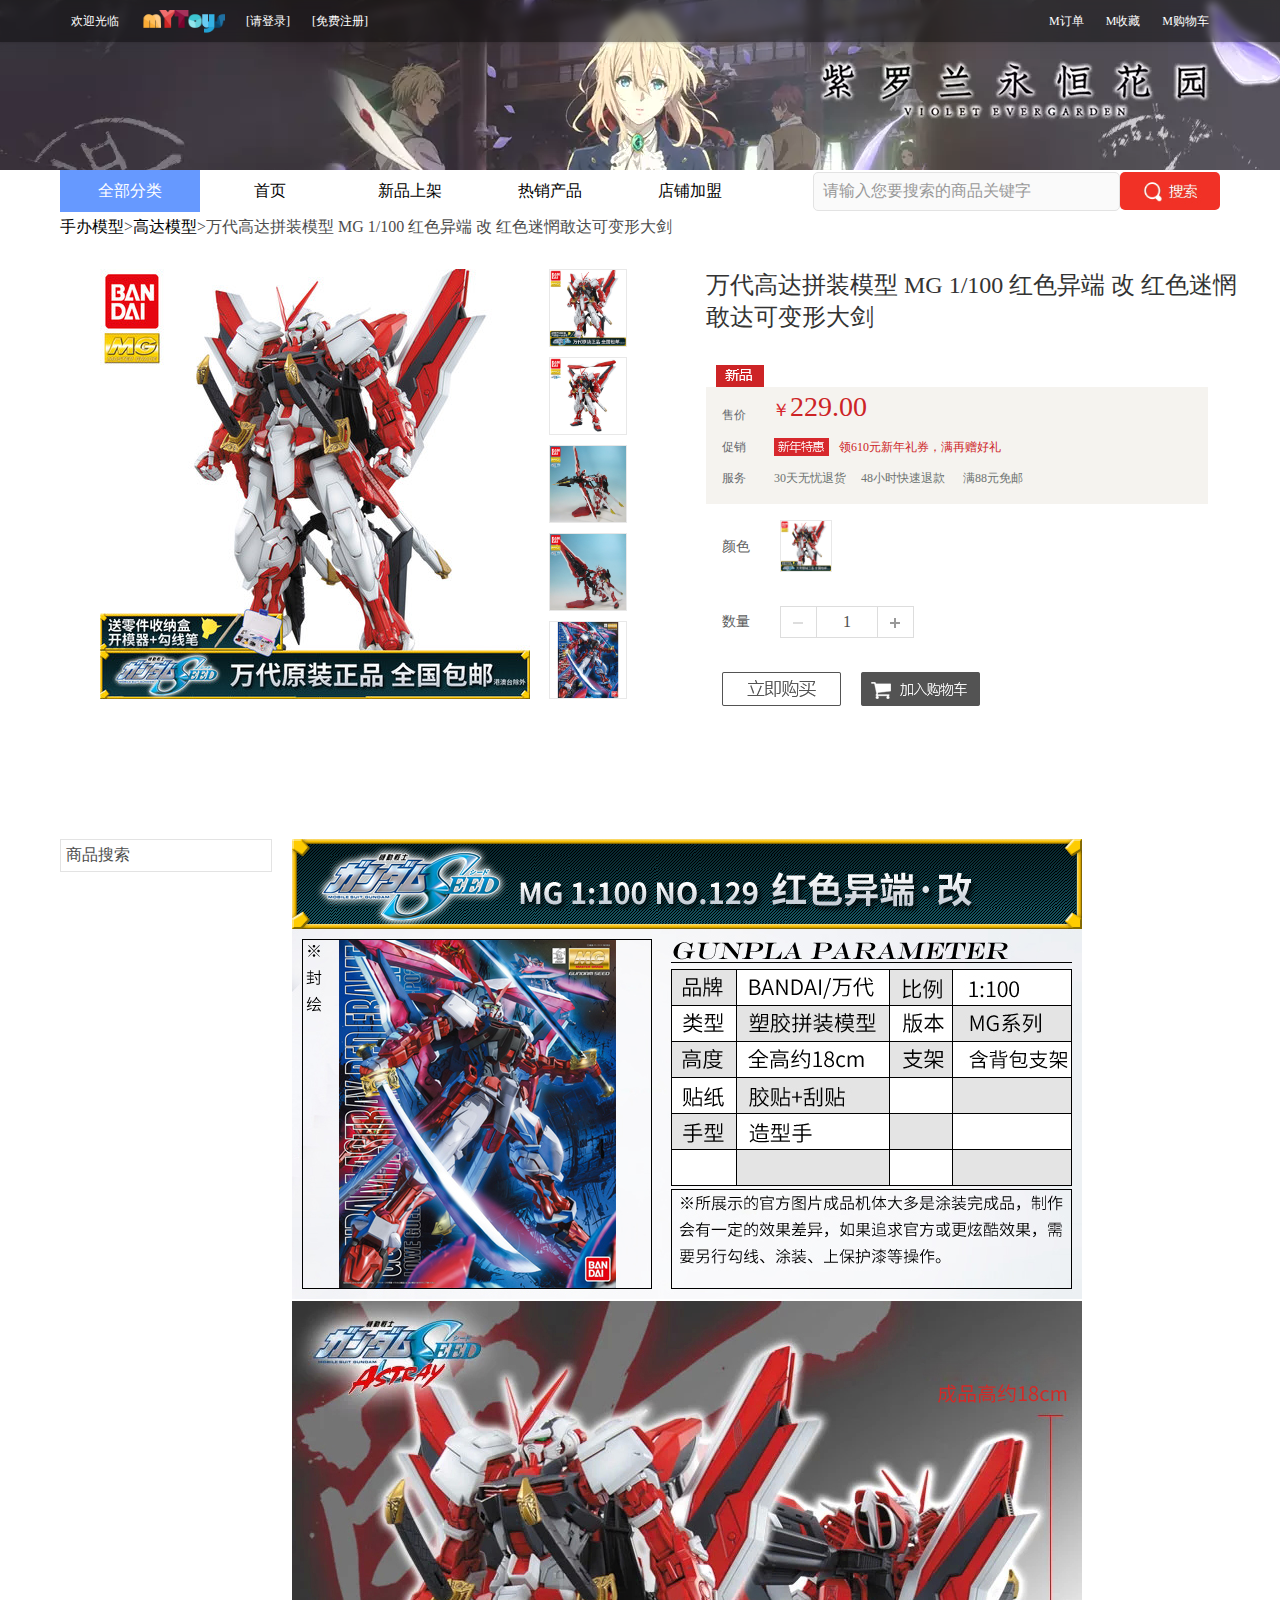
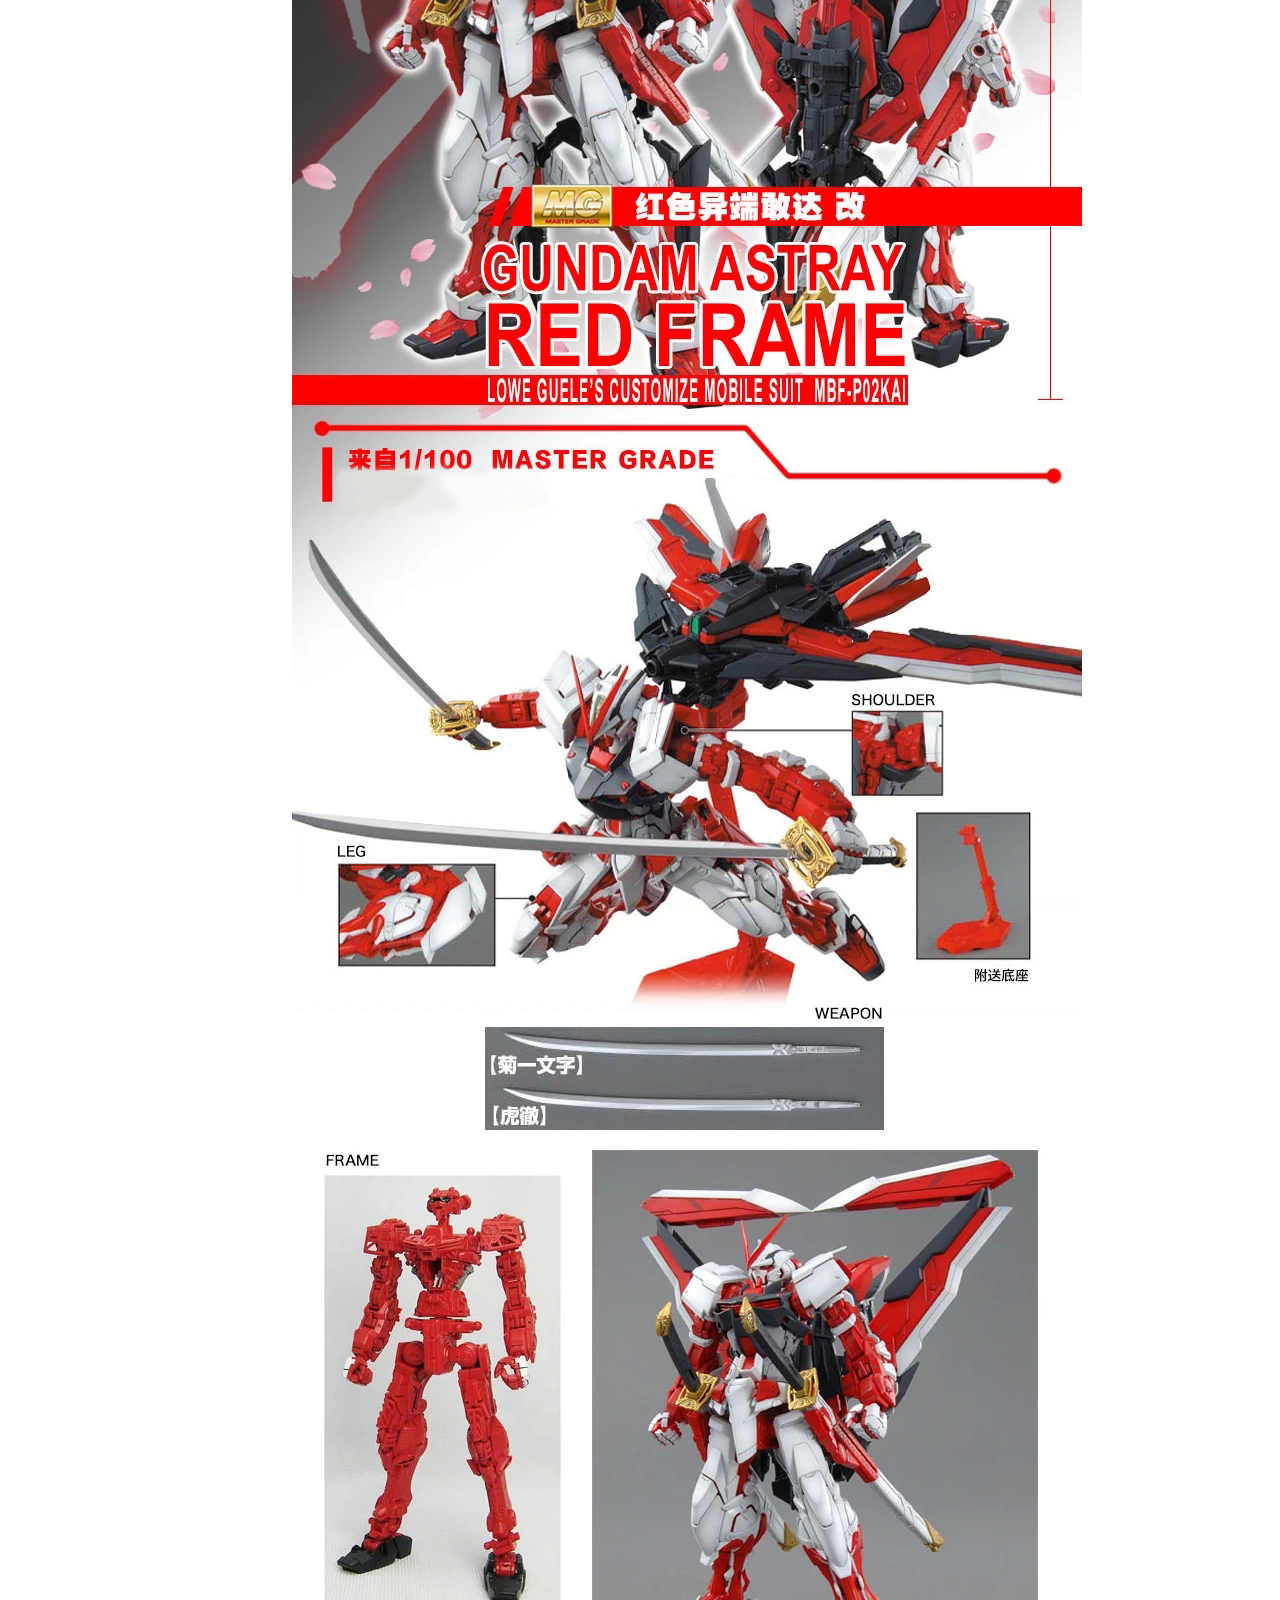
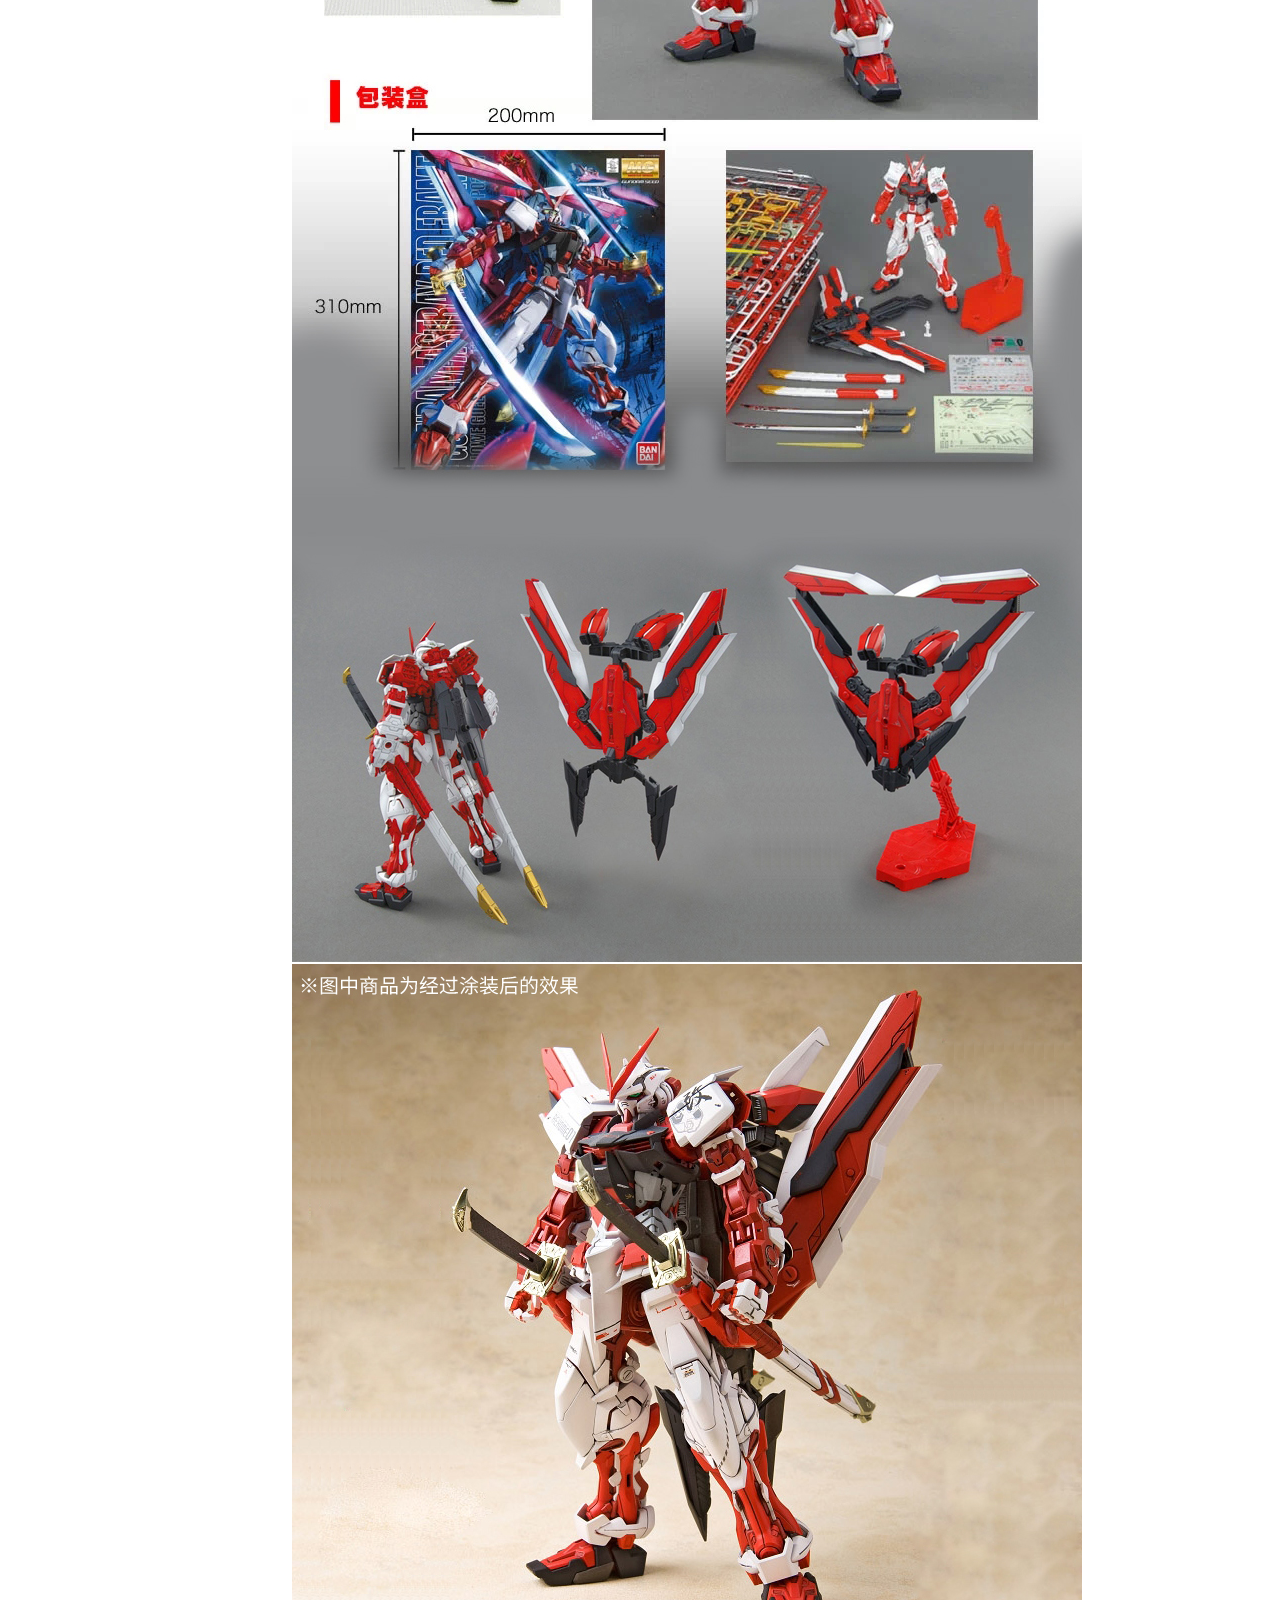
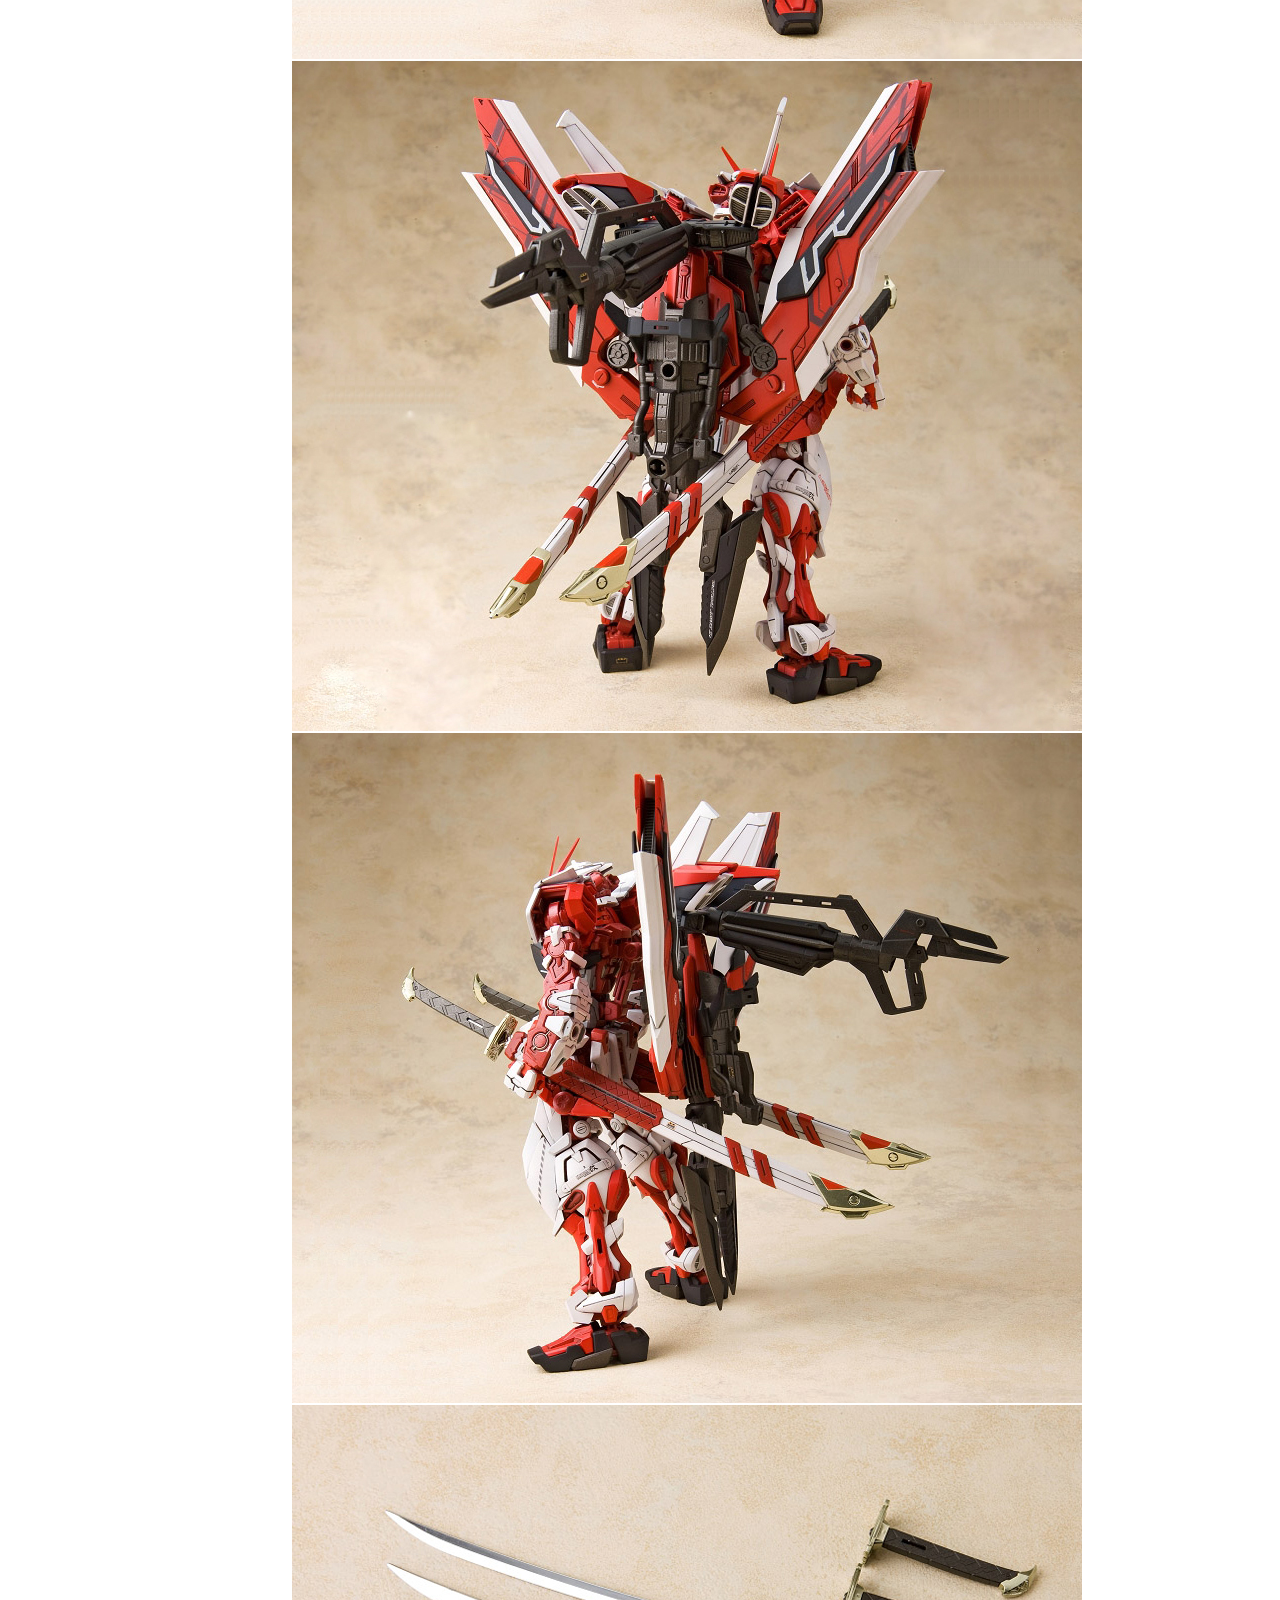
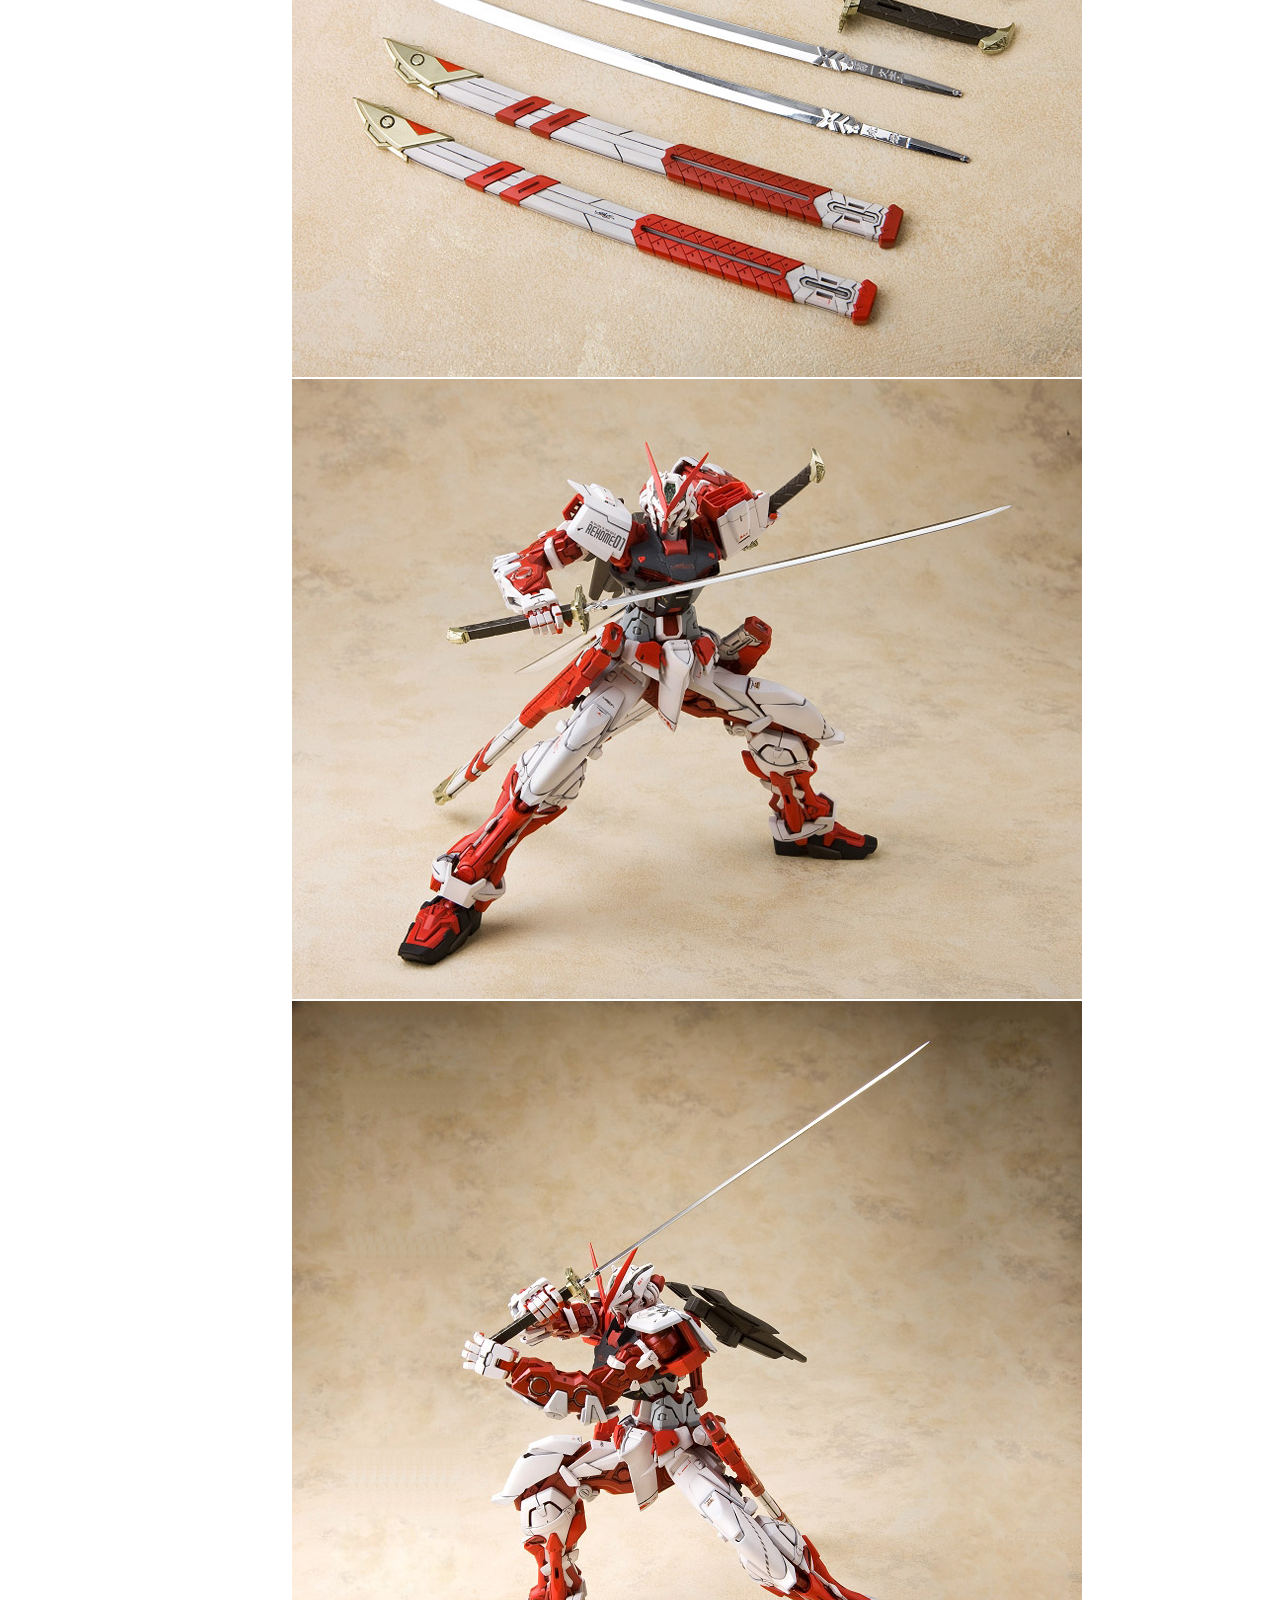
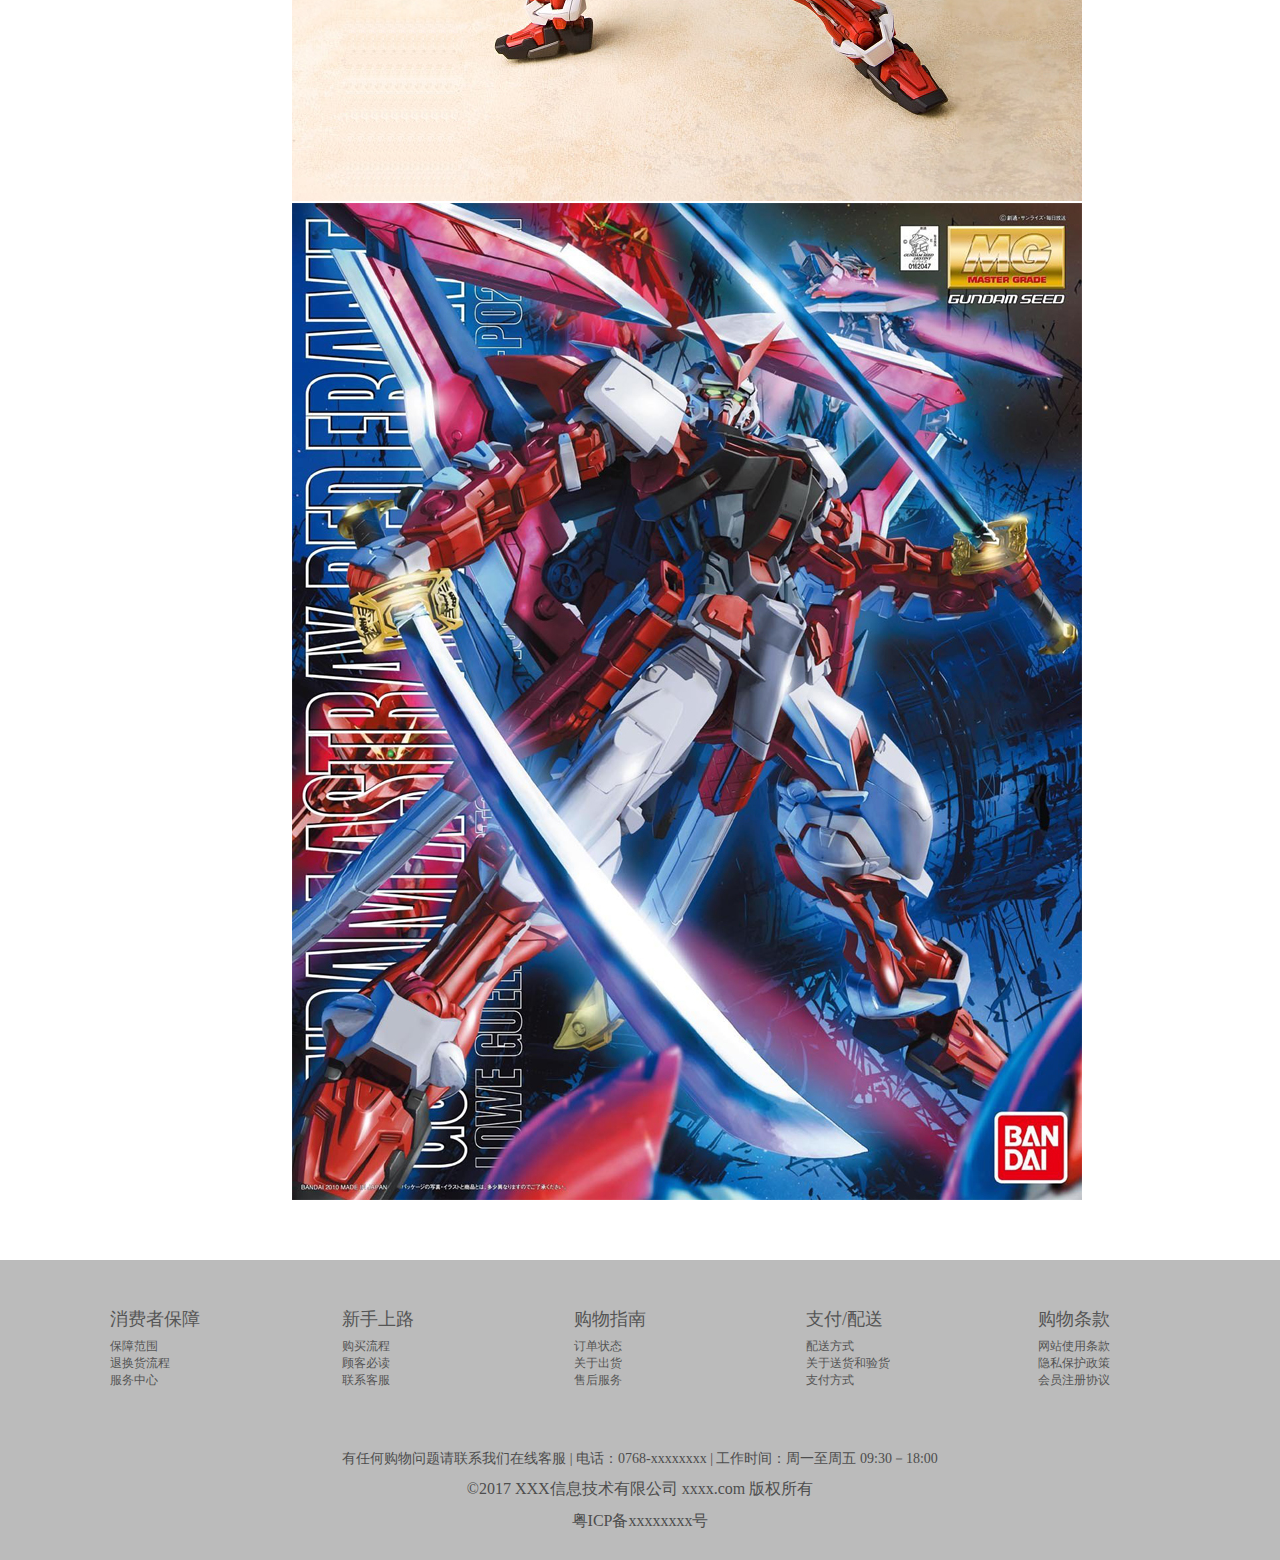
<file: product/GunPla2b_!!gp0401.html>
<!DOCTYPE html PUBLIC "-//W3C//DTD XHTML 1.0 Transitional//EN" "http://www.w3.org/TR/xhtml1/DTD/xhtml1-transitional.dtd">
<html xmlns="http://www.w3.org/1999/xhtml">
<head>
<meta http-equiv="Content-Type" content="text/html; charset=utf-8" />
<meta name="viewport” content=”width=device-width, initial-scale=1.0, minimum-scale=0.5, maximum-scale=2.0, user-scalable=no" />
<script src="../jquery.min.js" type="text/javascript"></script>
<script src="../index.js" type="text/javascript"></script>
<title>商品详情</title>
<link rel="stylesheet" href="detail.css">
<link rel="stylesheet" href="../style.css">
<link rel="stylesheet" href="shouye.css">
<script>
$(document).ready(function(){
	var $miaobian=$('.Xcontent08>div');
	var $huantu=$('.Xcontent06>img');
	var $miaobian1=$('.Xcontent26>div');
	$miaobian.mousemove(function(){miaobian(this);});
	$miaobian1.click(function(){miaobian1(this);});
	function miaobian(thisMb){
		for(var i=0; i<$miaobian.length; i++){
			$miaobian[i].style.borderColor = '#dedede';
		}
		thisMb.style.borderColor = '#cd2426';
	
		$huantu[0].src = thisMb.children[0].src;
	}
	function miaobian1(thisMb1){
		for(var i=0; i<$miaobian1.length; i++){
			$miaobian1[i].style.borderColor = '#dedede';
		}
	//		thisMb.style.borderColor = '#cd2426';
		$miaobian.css('border-color','#dedede');
		thisMb1.style.borderColor = '#cd2426';
		$huantu[0].src = thisMb1.children[0].src;
	}
			$(".Xcontent33").click(function(){
			var value=parseInt($('.input').val())+1;
			$('.input').val(value);
		})
	
		$(".Xcontent32").click(function(){	
			var num = $(".input").val()
			if(num>0){
				$(".input").val(num-1);
			}			
			
		})
})
</script>
</head>

<body>
<div>
    	<!--头部-->
	<div class="header">
    	<!--导航栏-->
    	<div class="nav-menu">
        	<div class="nav-bg" style="background-image:url(../imges/banner.png)"></div>
            <div class="nav-mask"></div>
            <!--导航栏菜单-->
            <div class="nav-wrapper">
            	<div class="nav-left fl">
                	<ul>
                    	<li class="nav-item ">
                        	<a class="t">欢迎光临</a>
                            <a href="../index.html" ><img src="../imges/logo.png" style="width:105px;"/></a>
                        </li>
                        <li class="nav-item login">
                        	<a href="../member/login.html" class="t">[请登录]</a>
                        </li>
                        <li class="nav-item register">
                        	<a href="../member/register.html" class="t">[免费注册]</a>
                        </li>
                    </ul>
                </div>
                <div class="nav-midden fr"></div>
                <div class="nav-right fr">
                	<ul class="fr">
                    	<li class="nav-item ">
                        	<a href="#" class="t">M订单</a>
                        </li>
                        <li class="nav-item">
                        	<a href="#" class="t">M收藏</a>
                        </li>
                        <li class="nav-item">
                        	<a href="#" class="t">M购物车</a>
                        </li>
                    </ul>
                </div>
            </div>
        </div>
        <!--banner-->
        <div class="banner"></div>
        <!--菜单栏-->
        <div class="wrapper">
        	<ul class="nav-menu">
            	<li class="nav-item all-category">
                	<a>全部分类</a>
                    <ul class="sub-nav">
                    	<li class="sub-nav-item">手办模型
                        	<div class="submenu">
                            	<div class="submenu-menu">
                                	<dl><a href="../list/list.html">粘土人</a></dl>
                                    <dl><a href="../list/list.html">高达模型</a></dl>
                                    <dl><a href="../list/list.html">纸模</a></dl>
                                    <dl><a href="../list/list.html">动漫公仔</a></dl>
                                    <dl><a href="../list/list.html">景品摆件</a></dl>
                                </div>
                                <div class="submenu-img">
                                	<img src="../imges/model.png">
                                </div>
                            </div>
                        </li>
                        <li class="sub-nav-item">动漫饰品
                        	<div class="submenu">
                            	<div class="submenu-menu">
                                    <dl><a href="../list/list.html">胸针徽章</a></dl>
                                    <dl><a href="../list/list.html">项链</a></dl>
                                    <dl><a href="../list/list.html">钥匙扣</a></dl>
                                    <dl><a href="../list/list.html">挂件</a></dl>
                                    <dl><a href="../list/list.html">手链/手镯</a></dl>
                                </div>
                                <div class="submenu-img">
                                	<img src="../imges/decorations.png">
                                </div>
                            </div>
                        </li>
                        <li class="sub-nav-item">文具箱包
                        	<div class="submenu">
                            	<div class="submenu-menu">
                                    <dl><a href="../list/list.html">书签/贴纸</a></dl>
                                    <dl><a href="../list/list.html">笔记本</a></dl>
                                    <dl><a href="../list/list.html">笔袋/文具盒</a></dl>
                                    <dl><a href="../list/list.html">明信片</a></dl>
                                    <dl><a href="../list/list.html">钱包</a></dl>
                                    <dl><a href="../list/list.html">背包/提袋</a></dl>
                                </div>
                                <div class="submenu-img">
                                	<img src="../imges/stationery.png">
                                </div>
                            </div>
                        </li>
                        <li class="sub-nav-item">衣着装备
                        	<div class="submenu">
                            	<div class="submenu-menu">
                                    <dl><a href="../list/list.html">上衣</a></dl>
                                    <dl><a href="../list/list.html">下装</a></dl>
                                    <dl><a href="../list/list.html">抱枕</a></dl>
                                    <dl><a href="../list/list.html">手表</a></dl>
                                    <dl><a href="../list/list.html">雨伞</a></dl>
                                    <dl><a href="../list/list.html">鼠标垫</a></dl>
                                </div>
                                <div class="submenu-img">
                                	<img src="../imges/clothes.png">
                                </div>
                            </div>
                        </li>
                        <li class="sub-nav-item">桌游，玩具
                        	<div class="submenu">
                            	<div class="submenu-menu">
                                    <dl><a href="../list/list.html">桌游卡牌</a></dl>
                                    <dl><a href="../list/list.html">扑克牌</a></dl>
                                    <dl><a href="../list/list.html">盒蛋/扭蛋</a></dl>
                                    <dl><a href="../list/list.html">人偶/摆件</a></dl>
                                </div>
                                <div class="submenu-img">
                                	<img src="../imges/card.png">
                                </div>
                            </div>
                        </li>
                        <li class="sub-nav-item">游戏
                        	<div class="submenu">
                            	<div class="submenu-menu">
                                    <dl><a href="../list/list.html">益智游戏</a></dl>
                                    <dl><a href="../list/list.html">策略游戏</a></dl>
                                    <dl><a href="../list/list.html">动作游戏</a></dl>
                                    <dl><a href="../list/list.html">塔防游戏</a></dl>
                                    <dl><a href="../list/list.html">卡牌游戏</a></dl>
                                </div>
                                <div class="submenu-img">
                                	<img src="../imges/game.png">
                                </div>
                            </div>
                        </li>
                        <li class="sub-nav-item">漫画连载
                        	<div class="submenu">
                            	<div class="submenu-menu">
                                    <dl><a href="../list/list.html">搞笑</a></dl>
                                    <dl><a href="../list/list.html">魔幻</a></dl>
                                    <dl><a href="../list/list.html">科技</a></dl>
                                    <dl><a href="../list/list.html">战争</a></dl>
                                    <dl><a href="../list/list.html">同人</a></dl>
                                </div>
                                <div class="submenu-img">
                                	<img src="../imges/cartoon.png">
                                </div>
                            </div>
                        </li>
                    </ul>
                </li>
                <li class="nav-item category"><a href="../index.html" class="c">首页</a></li>
                <li class="nav-item category"><a href="#" class="c">新品上架</a></li>
                <li class="nav-item category"><a href="#" class="c">热销产品</a></li>
                <li class="nav-item category"><a href="#" class="c">店铺加盟</a></li>
                <div>
                    <form method="get" action="">
                        <div><input class="submit formr" type="submit" value=""></div>
                        <div><input class="text formr" type="text" name="select" value=" 请输入您要搜索的商品关键字" style="color: rgb(153, 153, 153);" autocomplete="off"></div>
                    </form>
                </div>
            </ul>
        </div>
    </div>
    <!--商品详情-->
    <div class="main">
    	<div class="wrap-sp">
        	<div class="bread-nav">
            	<a href="#">手办模型</a><span>&gt;</span><a href="#">高达模型</a><span>&gt;</span><span>万代高达拼装模型 MG 1/100 红色异端 改 红色迷惘敢达可变形大剑</span>
            </div>
            <div class="Xcontent">
            	<form action="" method="get">
                <ul class="Xcontent01">
                    <div class="Xcontent06"><img src="../imges/models/gunpla/GunPla2b_!!gp0401.jpg"></div>
                    <ol class="Xcontent08">
                        <div class="Xcontent07"><img src="../imges/models/gunpla/GunPla2b_!!gp0401.jpg"></div>
                        <div class="Xcontent09"><img src="../imges/models/gunpla/GunPla2b_!!gp0402.jpg"></div>
                        <div class="Xcontent10"><img src="../imges/models/gunpla/GunPla2b_!!gp0403.jpg"></div>
                        <div class="Xcontent11"><img src="../imges/models/gunpla/GunPla2b_!!gp0404.jpg"></div>
                        <div class="Xcontent12"><img src="../imges/models/gunpla/GunPla2b_!!gp0405.jpg"></div>
                    </ol>
                    <ol class="Xcontent13">
                        <div class="Xcontent14"><a href="#"><p>万代高达拼装模型 MG 1/100 红色异端 改 红色迷惘敢达可变形大剑</p></a></div>
                        <div class="Xcontent15"><img src="../imges/X11.png"></div>
                        <div class="Xcontent16"><p></p></div>
                        <div class="Xcontent17">
                            <p class="Xcontent18">售价</p>
                            <p class="Xcontent19">￥<span>229.00</span></p>
                            <div class="Xcontent20">
                                <p class="Xcontent21">促销</p>
                                <img src="../imges/X12.png">
                                <p class="Xcontent22">领610元新年礼券，满再赠好礼</p>
                            </div>
                            <div class="Xcontent23">
                                <p class="Xcontent24">服务</p>
                                <p class="Xcontent25">30天无忧退货&nbsp;&nbsp;&nbsp;&nbsp;       48小时快速退款 &nbsp;&nbsp;&nbsp;&nbsp;        满88元免邮</p>
                            </div>
                            
                        </div>
                        <div class="Xcontent26">
                            <p class="Xcontent27">颜色</p>
                            <div class="Xcontent28"><img  src="../imges/models/gunpla/GunPla2b_!!gp0401.jpg"></div>
                        </div>
                        <div class="Xcontent30">
                            <p class="Xcontent31">数量</p>
                            <div class="Xcontent32"><img src="../imges/X15.png"></div>
                            <input type="text" class="input" value="1">
                            <div class="Xcontent33"><img src="../imges/16.png"></div>
                        </div>
                        <div class="Xcontent34"><a href="#"><img src="../imges/X17.png"></a></div>
                        <div class="Xcontent35"><a href="#"><img src="../imges/X18.png"></a></div>
                    </ol>
                </ul>
                </form>
            </div>
            <div class="Xdetail">
            	<div class="left-detail adetail">商品搜索</div>
            	<div class="right-detail adetail">
                    <img src="../imges/models/gunpla/GunPla2b_!!gp0406.jpg"/>
                    <img src="../imges/models/gunpla/GunPla2b_!!gp0407.jpg"/>
                    <img src="../imges/models/gunpla/GunPla2b_!!gp0408.jpg"/>
                    <img src="../imges/models/gunpla/GunPla2b_!!gp0409.jpg"/>
                    <img src="../imges/models/gunpla/GunPla2b_!!gp0410.jpg"/>
                    <img src="../imges/models/gunpla/GunPla2b_!!gp0411.jpg"/>
                    <img src="../imges/models/gunpla/GunPla2b_!!gp0412.jpg"/>
                    <img src="../imges/models/gunpla/GunPla2b_!!gp0413.jpg"/>
                    <img src="../imges/models/gunpla/GunPla2b_!!gp0414.jpg"/>
                    <img src="../imges/models/gunpla/GunPla2b_!!gp0415.jpg"/>
                    <img src="../imges/models/gunpla/GunPla2b_!!gp0416.jpg"/>
                    <img src="../imges/models/gunpla/GunPla2b_!!gp0417.jpg"/>
                </div>
            </div>
            <div style="clear:both;"></div>
        </div>
    </div>
    <!--页尾-->
    <div class="footer">
   		<div class="footer-wrapper">
        <div style="height:135px">
            <div class='info-block'>
                <strong>消费者保障</strong>
                <div class="info-text">
                    <div><a href="#">保障范围</a></div>
                    <div><a href="#">退换货流程</a></div>
                    <div><a href="#">服务中心</a></div>
                </div>
            </div> 
            <div class='info-block'>
                <strong>新手上路</strong>
                <div class="info-text">
                    <div><a href="#">购买流程</a></div>
                    <div><a href="#">顾客必读</a></div>
                    <div><a href="#">联系客服</a></div>
                </div>
            </div> 
            <div class='info-block'>
                <strong>购物指南</strong>
                <div class="info-text">
                    <div><a href="#">订单状态</a></div>
                    <div><a href="#">关于出货</a></div>
                    <div><a href="#">售后服务</a></div>
                </div>
            </div> 
            <div class='info-block'>
                <strong>支付/配送</strong>
                <div class="info-text">
                    <div><a href="#">配送方式</a></div>
                    <div><a href="#">关于送货和验货</a></div>
                    <div><a href="#">支付方式</a></div>
                </div>
            </div> 
            <div class='info-block'>
                <strong>购物条款</strong>
                <div class="info-text">
                    <div><a href="#">网站使用条款</a></div>
                    <div><a href="#">隐私保护政策</a></div>
                    <div><a href="#">会员注册协议</a></div>
                </div>
            </div> 
        </div>
        </div>
        <div class="footer2 ">
        	有任何购物问题请联系我们在线客服 | 电话：0768-xxxxxxxx | 工作时间：周一至周五 09:30－18:00 
			<p>©2017 XXX信息技术有限公司 xxxx.com 版权所有</p>
            <div style="text-align: center;">粤ICP备xxxxxxxx号</div>
        </div> 
    </div>
</div>
</body>
</html>
</file>
<file: style.css>
@charset "utf-8";
/* ---------------CSS Document--------------- */
* {
	margin: 0;
	padding: 0;
	list-style: none;
	text-align: none;
	font-size: 16px;
	color: #4d4d4d;
	font-family:"微软雅黑";
	text-decoration: none;
	font-weight: normal;
	outline: none ;
}
html, body {
    margin: 0;
    padding: 0;
    font-size: 16px;
    font: 16px 'Helvetica Neue',Helvetica,Arial,'Microsoft Yahei','Hiragino Sans GB','Heiti SC','WenQuanYi Micro Hei',sans-serif;
    background: #fff;
    color: #222;
    min-width: 990px;
    tap-highlight-color: transparent;
    -webkit-tap-highlight-color: transparent;}
ul, ol {list-style: none;}
a{color:#000;font-size:12px;}
a:visited {color:#f83e3e;text-decoration: none;}
a:link{text-decoration: none;}
.widescreen{width:100%;height:auto;background-color:#fafafa;
	/*background-image:url(imges/1516343335740.jpg);*/
	background-attachment:fixed;
	background-repeat:no-repeat;background-position:center ;}
.header{width:100%;margin: 0 auto;}
.nav-menu{position:relative;z-index: 200;height:42px;}
.banner{
	margin-top:-42px;
	position: relative;
	z-index: 199;
	width:100%;
	height:170px;
	background-image:url(imges/banner.png);
	background-position:center;
	background-repeat:no-repeat;}
.nav-bg{
	top:0;
	left:0;
	position:absolute;
	width:100%;
	height:100%;
	background-position:center -10px;
	background-repeat:no-repeat;
	filter:blur(4px);}
.nav-menu .nav-mask{ background-color: rgba(0,0,0,.4);}
.nav-mask{
	position: absolute;
    top: 0;
    left: 0;
    width: 100%;
    height: 100%;
    background-color: hsla(0,0%,100%,.4);
    box-shadow: 0 1px 2px rgba(0,0,0,.1);}
.layout {width: 1190px;margin: 0 auto;}
.nav-wrapper{margin: 0 auto;width: 1160px;}
.nav-left .fl{float:left;}
.nav-right .fr{float:right;}
.nav-right .fr,.nav-left .fl{display: inline;}
.nav-item{
	float: left;
    text-align: center;
    line-height: 42px;
    height: 42px;
    position: relative;
    background-color: hsla(0,0%,100%,0);
    transition: all .3s;}
.nav-item .t{padding:0 11px;color:#fff;height:42px;display:block;line-height:42px;}
.nav-left .nav-item .t{float:left;}
input {outline:none;/*边框点击不变色*/}
.formr{float:right;margin-top:2px;}
.nav-menu .text{
	border:none;
	padding-left:5px;
	width:300px;
	height:37px;
	border-radius:5px;
	border:1px solid #e3e3e3;
	background-color:#fafafa;}
.nav-menu .submit{
	border:none;
	width:100px;
	height:38px;
	border-radius:5px;
	background:url(imges/search.png) no-repeat;
	background-size:cover;}

/*---------------菜单栏---------------*/
.wrapper{margin: 0 auto;width: 1160px;}
.wrapper .nav-menu{color:#000;position:relative;z-index: 200;height:42px;}	
.wrapper .nav-item{width:140px;}
.wrapper .nav-item a{color:#000;font-size:16px;}
.wrapper .nav-menu .category:hover{background-color:#e3e3e3;color:#fff;}
.wrapper .all-category a{color:#fff;}
.all-category{background-color:#69F;}
.sub-nav{display:none;background-color: rgba(227,227,227,0.8);
text-align:center;}
.submenu{
    position: absolute;
    top: 42px;
    left: 140px;
    width: 610px;
    height: 420px;
    background-color: #e3e3e3;
    z-index: 3;
    display: none;
	opacity:0.9;
}
.submenu-menu{width: 140px; height: 420px;}
.submenu-img{width:470px;height:420px;}
.submenu-menu,.submenu-img{float:left;}
.sub-nav-item{height:60px;line-height:60px;}
dl,dt,dd{width:140px;height:60px;}
.wrapper .sub-nav-item .submenu dl:hover{background-color:rgba(102,153,255,0.8);color:#fff;}
.wrapper .sub-nav-item .submenu dl:hover a{color:#fff;}
.wrapper .sub-nav-item .submenu a{color:#000;}
.wrapper .all-category:hover .sub-nav{display:block;}
.wrapper .sub-nav-item:hover .submenu{display:block;}
.sub-nav-item:hover{background-color:rgba(102,153,255,0.8);color:#fff;}
.page-body{
	/*background-image:url(imges/1516334263281.jpg);*/
	background-size:1920px 1080px;
	background-repeat:no-repeat;
	background-attachment:fixed}
/*---------------轮播区---------------*/
.container-top-wrapper{width:1160px;height:480px;margin:0 auto;}
.container-top-wrapper .banner-slide{width:1160px;height:480px;margin:0 auto;}
.container-top-wrapper>div{float:left;}
.slide_tit{border-radius:10px;width:100%;height:100%;background-repeat:no-repeat;}
.hide{display:none;}
.cur{display:block;}
.banner-index,.banner-index ul{margin-top:-30px;width:100%;height:20px;}
.banner-li{
	float:left;
	margin:0 10px;
	width:60px;
	height:50px;
	border:2px solid #fff;
	border-radius:5px;	
}
.banner-li:hover{border:2px solid #f25d8e;}
.narrow{
	background-size:100% 100%;
	background-repeat:no-repeat;
}

.model,.ornament{width:1190px;height:820px;margin-bottom:20px}
/*---------------详情区---------------*/

.container-row{
	margin-top:42px;
/*	height:4800px;*/
	background-color: #fff;}
.container-title{width: 1160px;height:40px;padding: 18px 0 0 18px;}
.container-title div{float:left;}	
.md-scope{height:40px;line-height:40px;text-align:center;}
.goods-pic img{width:280px;}
.container-title .md-dd{font-size:20px;padding-left:10px}
.container-title .md-a a{color:#888;font-size:14px;}	
.container-title .md-a{float:right;padding-right:20px;}
.goods{width:280px;height:360px;padding:20px 0 0 14px;float:left;}
.goods-title span{    
	word-break: break-all;
    overflow: hidden;
    text-decoration: none;
    color: #333;
    padding: 3px 10px;
    display: block;
    font-size: 14px;
    line-height: 20px;}	
.goods-price{    
	font-size: 18px;
    width: 100%;
    color: #fdaa33;
    text-align: center;}
	
	
/*---------------页尾---------------*/
.footer{width:100%;height:300px;background:#bbb;margin-top:60px;}
.footer-wrapper{
	padding: 30px 0;
    margin:0 auto;
    padding-bottom: 0;
    width: 1160px;}
.info-block{float: left;width: 20%;}
.info-block strong{    
	display: block;
    padding-left: 78px; 
    width: 110px; 
    line-height: 18px;
    font-size: 18px;
    padding: 20px 0 10px 50px;
	color:#555;}
.info-text{text-align: left; padding-left: 50px;}
.info-text a{color:#555;}
.footer2{
	font-size:14px;
	line-height: 2;
    padding: 20px 0;
    text-align: center;}
</file>
<file: list/list.css>
@charset "utf-8";
/* CSS Document */
* {
	margin: 0;
	padding: 0;
	list-style: none;
	text-align: none;
	font-size: 16px;
	color: #4d4d4d;
	font-family:"微软雅黑";
	text-decoration: none;
	font-weight: normal;
	outline: none ;
}
.main-list{
	width:100%;
	padding: 0;
    background: #fff;}
.wrap-list{width: 1160px;margin-left: auto;margin-right: auto;}
.nav-list{ margin: 10px 0;color: #8C8C8C;}
.box-list{width:1150px;margin-left:10px;}
/* --------筛选-------- */
.list-botton{padding-top:10px;}
.filter .filter-title {
    height: 36px;
    line-height: 36px;
    padding: 0 10px;
    background: #e8e8e8;
    border-radius: 3px 3px 0 0;
}
.highlight {
    color: red;padding-left:17px;
}
.filter-title{background: #e8e8e8;}
.filter .filter-list {
    background: #fff;
    border: 1px solid #e8e8e8;
    border-radius: 0 0 3px 3px;
}
.filter .filter-attr:first-child {
    border-top: none;
}
.filter-list{
    padding: 10px;
    border-top: 1px dotted #e8e8e8;
}
.filter .filter-attr:first-child {
    border-top: none;
}
.filter .filter-attr {
    padding: 10px;
    border-top: 1px dotted #e8e8e8;
}
.filter .filter-attr .filter-attr-title {
    float: left;
    margin-right: 10px;
    color: #666;
    line-height: 24px;
    margin-right: 20px;
    padding: 0 5px;
}
.filter .filter-attr .filter-attr-list {
    position: relative;
    float: left;
    width: 870px;
}
.filter .filter-list a {
    display: inline-block;
    line-height: 24px;
    margin-right: 6px;
    padding: 0 5px;
    color: #333;
    white-space: nowrap;
    border-radius: 3px;
}

/* --------排序-------- */
.sortbar {
	margin-top:20px;
    line-height: 34px;
    padding: 5px 10px;
    background: #e8e8e8;
    color: #666;
    border-radius: 3px;
}
.sortbar .sortbar-left {
    float: left;
}
.btn{padding:0 5px;}
.btn > span {
	display:inline-block;
	padding:0 10px;
    border: 1px solid #cccccc;
    background-color: white;
    border-radius: 3px;
}
.on span{background: #d62528;
    border: none;
    color: #fff;}
	
/* --------显示搜索商品-------- */
.itemslist {
    padding: 10px 0;
    margin: 0 -5px;
}
.itemslist li{float:left;}
.itemslist li .caption {
    padding: 5px 4px;
}
.item .name {
    display: block;
    height: 20px;
    margin-bottom: 5px;
    overflow: hidden;
    color: #333;
    font-size: 14px;
    line-height: 1.3;
    margin-top: 6px;
	width:280px;
	overflow:hidden; /*自动隐藏文字*/
	text-overflow:ellipsis; /*文字隐藏后添加省略号*/
	white-space: nowrap; /*强制不换行*/
}
.pic{width:280px;}
.item .price {
    margin-bottom: 5px;
    font-size: 18px;
    font-family: helvetica;
}
.price {
    color: red;
}
.pager {
    margin: 10px 0;
    text-align: right;
    line-height: 1.83333;
    font-size: 100%;
    letter-spacing: -4px;
}
.pager > .prev, .pager > .next {
    font-size: 133.33333%;
    font-weight: bold;
    line-height: 1.25;
    padding-bottom: 2px;
}
.pager > .flip {
    display: inline-block;
    background-color: white;
    border: 1px solid #dddddd;
    color: #ff6600;
    padding: 1px 6px;
    margin-left: 5px;
    width: auto;
    min-width: 11px;
    vertical-align: middle;
    text-align: center;
    letter-spacing: 0;
}
i{
    font-style: normal;
}
</file>
<file: member/login.css>
@charset "utf-8";
/* CSS Document */
body{font-family: "Hiragino Sans GB", "Microsoft Yahei";}
.*{padding:0;margin:0;}
a{color:#000;font-size:12px;}
a:visited {color:#000;text-decoration: none;}
a:link{text-decoration: none;}
/*header*/
.wrap-lg{
	width: 1200px;
	margin-left: auto;
    margin-right: auto;}
.logo a img{
	height:100px;
	width:250px;}
	
/*wrap-lg*/
.col-lg-9{width: 665px;}
.main{background: #f8f8f8;
    padding: 30px 0;
    overflow: hidden;}
.col-lg-6{width: 440px;margin-left:20px;margin-top:10px;}	
.col{float:left;}
.login-header .header-keyname {
    float: left;
    font-size: 18px;}
.login-header .go-register {
    float: right;
    line-height: 30px;}
.error {
    background-color: #fbf0ef;
    border: 1px solid #eeb5b0;
    color: #D23F33;
    line-height: 30px;
    padding: 2px 10px;
}
.hide {
    display: none;
}	
.login .form-control {
    position: relative;
    margin: 0 30px;
    padding-top: 40px;
}
ul{
	margin: 0;
    padding: 0;
    list-style: none;
}
.login .form-row {
    position: static;
    height: 65px;
    margin-bottom: 0;
}
.login .form-row>span{
	width:380px;
	height:30px;
	padding: 4px;
    border: 1px solid #cccccc;
    background-color: white;
    border-radius: 3px;
	display: block;}
.login .form-row input{
	height:30px;width:340px;border:0;outline:none;
	}
.login-header{padding: 10px 30px 5px 30px;}
.login-header:after {
    content: "\0020";
    display: block;
    visibility: hidden;
    clear: both;
}
.input-figure {
    position: absolute;
    width: 36px;
    height: 36px;
    line-height: 36px;
    text-align: center;
    font-size: 18px;
    color: #999999;
}
.icon-user{background-image:url(../imges/user.png)}
.icon-lock{background-image:url(../imges/lock.png)}
.btn-block{    display: block;width: 100%;height:100%}
.btn {
	border-radius:3px;
    border: 0 none;
    background-color: transparent;
    padding: 0;
    outline: none;
}
.btn-import{
    background: #ff6600;
}
/*footer*/
</file>
<file: member/register.css>
@charset "utf-8";
/* CSS Document */
body{font-family: "Hiragino Sans GB", "Microsoft Yahei";}
.*{padding:0;margin:0;}
a{color:#000;font-size:12px;}
a:visited {color:#000;text-decoration: none;}
a:link{text-decoration: none;}
/*header*/
.wrap-lg{
	width: 1200px;
	margin-left: auto;
    margin-right: auto;}
.logo a img{
	height:100px;
	width:250px;}
	
/*wrap-lg*/
.col-lg-9{width: 665px;}
.main{background: #f8f8f8;
    padding: 30px 0;
    overflow: hidden;}
.col-lg-6{width: 440px;margin-left:20px;margin-top:10px;}	
.col{float:left;}
.login-header .header-keyname {
    float: left;
    font-size: 18px;}
.login-header .go-register {
    float: right;
    line-height: 30px;}
.error {
    background-color: #fbf0ef;
    border: 1px solid #eeb5b0;
    color: #D23F33;
    line-height: 30px;
    padding: 2px 10px;
}
.hide {
    display: none;
}	
.login .form-control {
	width:100%;
    position: relative;
    margin: 0 30px;
    padding-top: 40px;
}
ul{
	margin: 0;
    padding: 0;
    list-style: none;
}
.login .form-row {
    position:relative;
    height: 65px;
    margin-bottom: 0;
}
.login .form-row>span{
	position:relative;
	width:302px;
	height:30px;
	margin-left:8px;
	padding:3px 0 3px 0;
    border: 1px solid #cccccc;
    background-color: white;
    border-radius: 3px;
	display: block;}
.login .form-row input{
	padding:0 36px 0 3px;height:30px;width:263px;border:0;outline:none;
	}
.login-header{padding: 10px 30px 5px 30px;}
.login-header:after {
    content: "\0020";
    display: block;
    visibility: hidden;
    clear: both;
}

.input-figure {
    position: absolute;
    top: 0;
    right: 0;
    width: 36px;
    height: 36px;
    line-height: 36px;
    text-align: center;
    font-size: 18px;
    color: #999999;
}
.icon-user{margin-top:6px;background-image:url(../imges/user.png)}
.icon-lock{margin-top:5px;background-image:url(../imges/lock.png)}
.btn-block{    display: block;width: 100%;height:100%}
.btn {
	border-radius:3px;
    border: 0 none;
    background-color: transparent;
    padding: 0;
    outline: none;
}
.btn-import{
    background: #ff6600;
}
label {
    display: inline-block;
    display: inline\0;
    max-width: 100%;
}
.form-label {
    float: left;
    width: 80px;
    min-height: 1px;
    text-align: right;
    line-height: 36px;
}
.form-label em {
    margin-right: 5px;
    color: #EF4521;
}
.form-label{
	font-size:12px;}
.form-label,.form-row>span,.form-row i{float:left;}

/*footer*/
</file>
<file: product/detail.css>
@charset "utf-8";
/* CSS Document */
.*{padding:0;margin:0;}
.main{    padding: 0;}
.wrap-sp{    margin-left: auto;
    margin-right: auto;
    width: 1160px;}
.mod-bottom{clear: both;/*左右两侧不允许浮动元素*/}
.bread-nav a{color:#000;font-size:16px;}
.bread-nav a:visited {color:#000;text-decoration: none;}
.bread-nav a:link{text-decoration: none;}
.bread-nav {padding:5px 0;}
.Xdetail{width:100%;height:auto;}
.left-detail{width:200px;height:auto;padding:5px 5px;margin-right:20px;border:1px solid #e3e3e3;}
.right-detail{width:790px;}
.adetail{float:left;}
</file>
<file: product/shouye.css>
@charset "utf-8";
/* CSS Document */
/**样式重置**/
* {
	margin: 0;
	padding: 0;
	list-style: none;
	text-align: none;
	font-size: 16px;
	color: #4d4d4d;
	font-family:"微软雅黑";
	text-decoration: none;
	font-weight: normal;
	outline: none ;
}

img {
	border: none;
}
input, button {
	border: 1px solid #888888;
}
area{outline: none;}
/******************商品详情页************************************/
.Xnavigation{
	width: 100%;
	height: 40px;
	border-bottom: 1px solid #cd2426;
	min-width: 1200px;
}
.Xnavigation02>a>p{
	font-family: "微软雅黑";
	font-size: 14px;
	color: #c22629;
	line-height: 40px;
	margin-left: 360px;
	float: left;
}
.Xnavigation03>a>p{
	font-family: "微软雅黑";
	font-size: 14px;
	color: #1c1b19;
	line-height: 40px;
	margin-left: 60px;
	float: left;
}
.Xnavigation03>a>p:hover{
	color: #C22629;
}
.Xnavigation04>a>p{
	font-family: "微软雅黑";
	font-size: 14px;
	color: #1c1b19;
	line-height: 40px;
	margin-left: 60px;
	float: left;
}
.Xnavigation04>a>p:hover{
	color: #C22629;
}
.Xnavigation05>a>p{
	font-family: "微软雅黑";
	font-size: 14px;
	color: #1c1b19;
	line-height: 40px;
	margin-left: 60px;
	float: left;
}
.Xnavigation05>a>p:hover{
	color: #C22629;
}
.Xnavigation06>a>p{
	font-family: "微软雅黑";
	font-size: 14px;
	color: #1c1b19;
	line-height: 40px;
	margin-left: 60px;
	float: left;
}
.Xnavigation06>a>p:hover{
	color: #C22629;
}
.Xnavigation07>a>p{
	font-family: "微软雅黑";
	font-size: 14px;
	color: #1c1b19;
	line-height: 40px;
	margin-left: 60px;
	float: left;
}
.Xnavigation07>a>p:hover{
	color: #C22629;
}
.Xnavigation08>a>p{
	font-family: "微软雅黑";
	font-size: 14px;
	color: #1c1b19;
	line-height: 40px;
	margin-left: 60px;
	float: left;
}
.Xnavigation08>a>p:hover{
	color: #C22629;
}
.Xcontent{
	width: 100%;
	height: 596px;
	min-width: 1200px;
	
}
.Xcontent01{
	width: 1200px;
	height: 596px;;
	margin: auto;
	overflow: hidden;
}
.Xcontent02>a>p{
	font-family: "微软雅黑";
	font-size: 14px;
	color: #595959;
	margin-top: 30px;
	float: left;
}
.Xcontent02>a>p:hover{
	color: #cd2426;
}
.Xcontent03>p{
	font-family: "微软雅黑";
	font-size: 12px;
	color: #595959;
	margin-top: 32px;
	float: left;
	margin-left: 2px;
	cursor: pointer;
}
.Xcontent04>p{
	font-family: "微软雅黑";
	font-size: 12px;
	color: #595959;
	margin-top: 33px;
	float: left;
	margin-left: 2px;
	cursor: pointer;
}
.Xcontent05{
	width: 1198px;
	height: 484px;
	border: 1px solid #a4a4a4;
	margin-top: 70px;
}
.Xcontent06{
	width: 429px;
	height: 430px;
	margin-top: 26px;
	margin-left: 40px;
	float: left;
}
.Xcontent08{
	float: left;
	width: 78px;
	height: 430px;
	margin-top: 26px;
	margin-left: 20px;
}
.Xcontent07{
	width: 76px;
	height: 76px;
	border: 1px solid #e8e8e8;
}
.Xcontent07>img{
	width: 100%;
	height: 100%;
}
.Xcontent09{
	width: 76px;
	height: 76px;
	margin-top: 10px;
	border: 1px solid #e8e8e8;
}
.Xcontent09>img{
	width: 100%;
	height: 100%;
}
.Xcontent10{
	width: 76px;
	height: 76px;
	margin-top: 10px;
	border: 1px solid #e8e8e8;
}
.Xcontent10>img{
	width: 100%;
	height: 100%;
}
.Xcontent11{
	width: 76px;
	height: 76px;
	margin-top: 10px;
	border: 1px solid #e8e8e8;
}
.Xcontent11>img{
	width: 100%;
	height: 100%;
}
.Xcontent12{
	width: 76px;
	height: 76px;
	border: 1px solid #e8e8e8;
	margin-top: 10px;
}
.Xcontent12>img{
	width: 100%;
	height: 100%;
}
.Xcontent13{
	width: 554px;
	height: 484px;
	float: right;
}
.Xcontent14>a>p{
	font-family: "微软雅黑";
	font-size: 24px;
	color: #333;margin-top: 26px;
	float: left;
}
.Xcontent15>img{
	float: left;
	margin-top: 32px;
	margin-left: 10px;
}
.Xcontent16>p{
	font-family: "微软雅黑";
	font-size: 12px;
	color: #9f9f9f;
	margin-top: 65px;
}
.Xcontent17{
	width: 502px;
	height: 117px;
	background: #f5f3ef;
	margin-top: 30px;
	overflow: hidden;
}
.Xcontent18{
	font-family: "微软雅黑";
	font-size: 12px;
	color: #666a6e;
	margin-top: 20px;
	margin-left: 16px;
	float: left;
}
.Xcontent19{
	font-family:"微软雅黑";
	font-size: 18px;
	float: left;
	color: #d7282d;
	margin-left: 26px;
	margin-top: 4px;
}
.Xcontent19>span{
	font-family: "微软雅黑";
	font-size: 28px;
	color: #cd2426;
	
}
.Xcontent20{
	height: 20px;
	width: 502px;
	margin-top: 50px;
}
.Xcontent21{
	font-family: "微软雅黑";
	font-size: 12px;
	color: #666a6e;
	margin-left: 16px;
	line-height: 20px;
	float: left;
}
.Xcontent20>img{
	float: left;
	margin-top: 1px;
	margin-left: 28px;
}
.Xcontent22{
	font-family: "微软雅黑";
	font-size: 12px;
	line-height: 20px;
	color: #cd2426;
	margin-left: 10px;
	float: left;
}
.Xcontent23{
	height: 20px;
	width: 502px;
	margin-top: 11px;
}
.Xcontent24{
	font-family: "微软雅黑";
	font-size: 12px;
	color: #666a6e;
	margin-left: 16px;
	line-height: 20px;
	float: left;
}
.Xcontent25{
	font-family: "微软雅黑";
	font-size: 12px;
	color: #6e7372;
	margin-left: 28px;
	float: left;
	line-height: 20px;
}

.Xcontent27{
	font-family: "微软雅黑";
	font-size: 14px;
	color: #605f5f;
	margin-top: 34px;
	margin-left: 16px;
	float: left;
}
.Xcontent28{
	border: 1px solid #e8e8e8;
	width: 50px;
	height: 50px;
	float: left;
	margin-top: 16px;
	margin-left: 30px;
}
.Xcontent28>img{
 width: 100%;
	height: 100%;

	
}
.Xcontent29>img{
	width: 100%;
	height: 100%;
	
}
.Xcontent29{
	float: left;
	margin-top: 16px;
   margin-left: 20px;	
	border: 1px solid #e8e8e8;
	width: 50px;
	height: 50px;
}
.Xcontent30{
	width: 554px;
	height: 100px;
	overflow: hidden;
}
.Xcontent31{
	font-family: "微软雅黑";
	font-size: 14px;
	color: #605f5f;
	line-height: 100px;
	margin-left: 16px;
	float: left;
}
.Xcontent32{
	float: left;
	margin-top: 34px;
	margin-left: 30px;
}
	
.input{
	height: 30px;
	width: 60px;
	margin-top: 34px;
	border: 1px solid #dddddd;
	line-height: 30px;
	text-align: center;
	float: left;
}
.Xcontent33>img{
	float: left;
	margin-top: 34px;
}
.Xagain{
	width: 1198px;
	height: 334px;
	margin: auto;
	border: 1px solid #e1e1e1;
	margin-top: 10px;
}
.Xagain01{
	width: 1198px;
	height: 42px;
	background: #f5f5f5;
}
.Xagain01>p{
	font-family: "微软雅黑";
	font-size: 18px;
	color: #686868;
	line-height: 42px;
	margin-left: 20px;
}
.Xcontent34{
	margin-left: 16px;
	float: left;
	
}
.Xcontent35{
	float: left;
	margin-left: 20px;
}
.Xagain02>a>img{
	margin-top: 120px;
	margin-left: 20px;
	float: left;
}
.Xagain03>a>img{
	float: left;
	margin-left: 20px;
}
.Xagain04>a>img{
	float: left;
	margin-left: 20px;
}
.Xagain05>a>img{
	float: left;
	margin-left: 20px;
}
.Xagain06>a>img{
	float: left;
	margin-left: 20px;
}
.Xagain07>a>img{
	float: right;
	margin-right: 20px;
	margin-top: 120px;
}

.Xagain09>a>p{
	font-family: "微软雅黑";
	font-size: 18px;
	color: #686868;
	float: left;
	margin-top: -40px;
	margin-left: 100px;
}
.Xagain09>a>p>span{
	font-family: "微软雅黑";
	font-size: 14px;
	color: #cd2426;
	line-height: 40px;
}
.Xagain10>a>p{
	font-family: "微软雅黑";
	font-size: 18px;
	color: #686868;
	float: left;
	margin-top: -40px;
	margin-left: 140px;
}
.Xagain10>a>p>span{
	font-family: "微软雅黑";
	font-size: 14px;
	color: #cd2426;
	line-height: 40px;
}
.Xdetails{
	width: 1200px;
	height: 2800px;
	margin: auto;
	margin-top: 40px;
	position: relative;
	
}
.Xdetails01{
	width: 780px;
	height: 2800px;
	float: left;

}
.Xdetails02{
	width: 168px;
	height: 38px;
	background: #f5f5f5;
	border: 1px solid #e1e1e1;
	float: left;
	
}
.Xdetails03{
	width: 170px;
	height: 2px;
	background: #d7282d;
	position: absolute;
	top: 0;
}
.Xdetails04{
	width: 168px;
	height: 38px;
	background: #f5f5f5;
	border: 1px solid #e1e1e1;
	float: left;
	border-left: none;
}
.Xdetails05{
	width: 440px;
	height: 38px;
	background: #f5f5f5;
	border: 1px solid #e1e1e1;
	float: left;
	border-left: none;
}
.Xdetails001{
	width: 780px;
	height: 40px;
	background: #00f;
	
}
.Xdetails02>p{
	font-family: "微软雅黑";
	font-size: 16px;
	color: #333333;
	line-height: 38px;
	text-align: center;
	
}
.Xdetails04>p{
	font-family: "微软雅黑";
	font-size: 16px;
	color: #333333;
	line-height: 38px;
	text-align: center;
}
.Xdetails04>p>span{
	color: #cd2426;
	font-family: "微软雅黑";
	font-size: 16px;
}
.Xdetails002{
	width: 780px;
	height: 2760px;
	
}
.Xdetails008{
	width: 310px;
	height: 2200px;
	float: right;
}
.Xdetails009{
	width: 308px;
	height: 38px;
	background: #f5f5f5;
	border: 1px solid #e1e1e1;
}
.Xdetails009>p{
	font-family: "微软雅黑";
	font-size: 18px;
	color: #333;
	line-height: 38px;
	text-align: center;
}
.Xdetails010{
	height: 862px;
	width: 308px;
	border: 1px solid #e1e1e1;
	border-top: none;
	
}
.Xdetails011>img{
	margin-left: 24px;
	margin-top: 26px;
}
.Xdetails012>img{
	margin-left: 24px;
	margin-top: 26px;
}
.Xdetails013>img{
	margin-left: 24px;
	margin-top: 26px;
}
.Xdetails014>img{
	margin-left: 24px;
	margin-top: 26px;
}
.Xdetails015>img{
	margin-left: 24px;
	margin-top: 26px;
}
.Xdetails016{
	width: 308px;
	height: 38px;
	background: #f5f5f5;
	border: 1px solid #e1e1e1;
	margin-top: 60px;
}
.Xdetails016>p{
	font-family: "微软雅黑";
	font-size: 18px;
	color: #333;
	line-height: 38px;
	text-align: center;
}
.Xdetails017{
	height: 1116px;
	width: 308px;
	border: 1px solid #e1e1e1;
	border-top: none;
	
}
.Xdetails018>a>img{
	margin-left: 36px;
	margin-top: 40px;
}
.Xdetails019>a>img{
	margin-left: 30px;
	margin-top: 30px;
}
.Xdetails020>a>img{
	margin-left: 36px;
	margin-top: 60px;
}
.Xdetails021>a>img{
	margin-left: 36px;
	margin-top: 40px;
}
</file>
